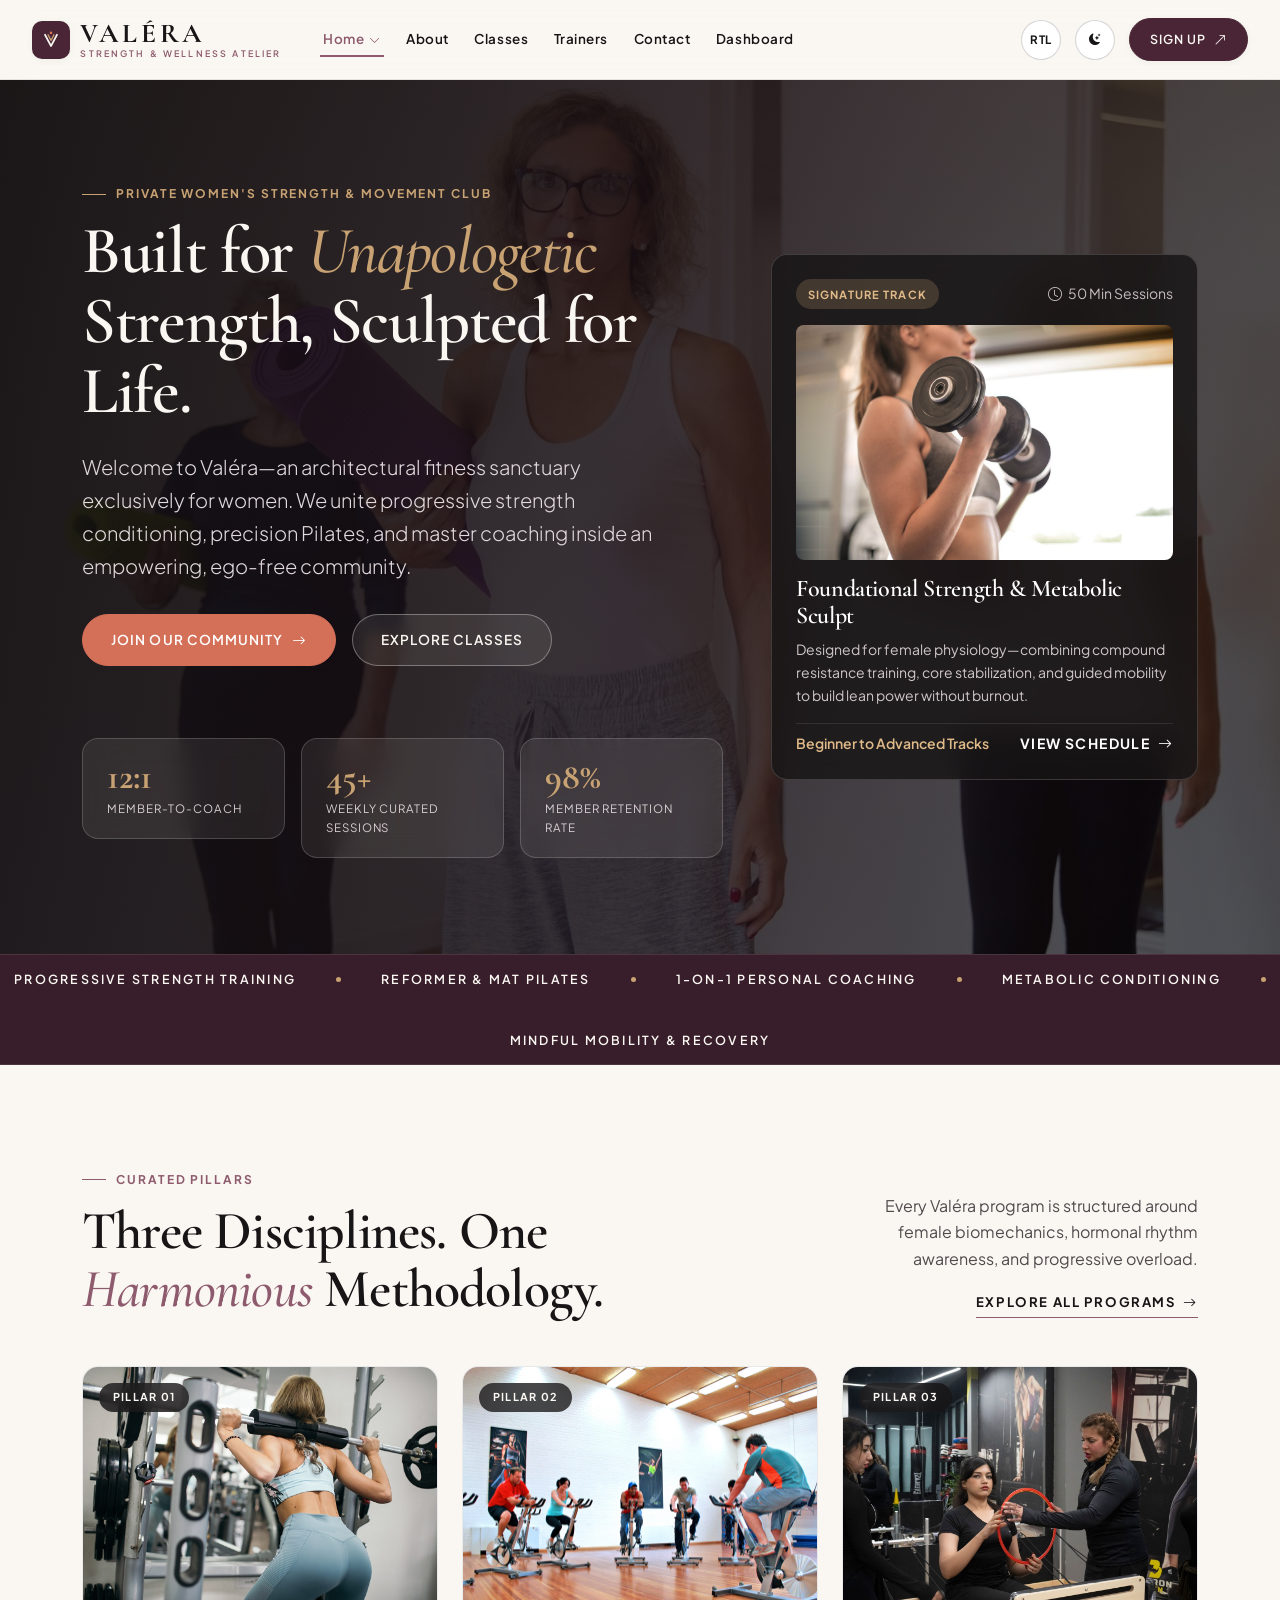
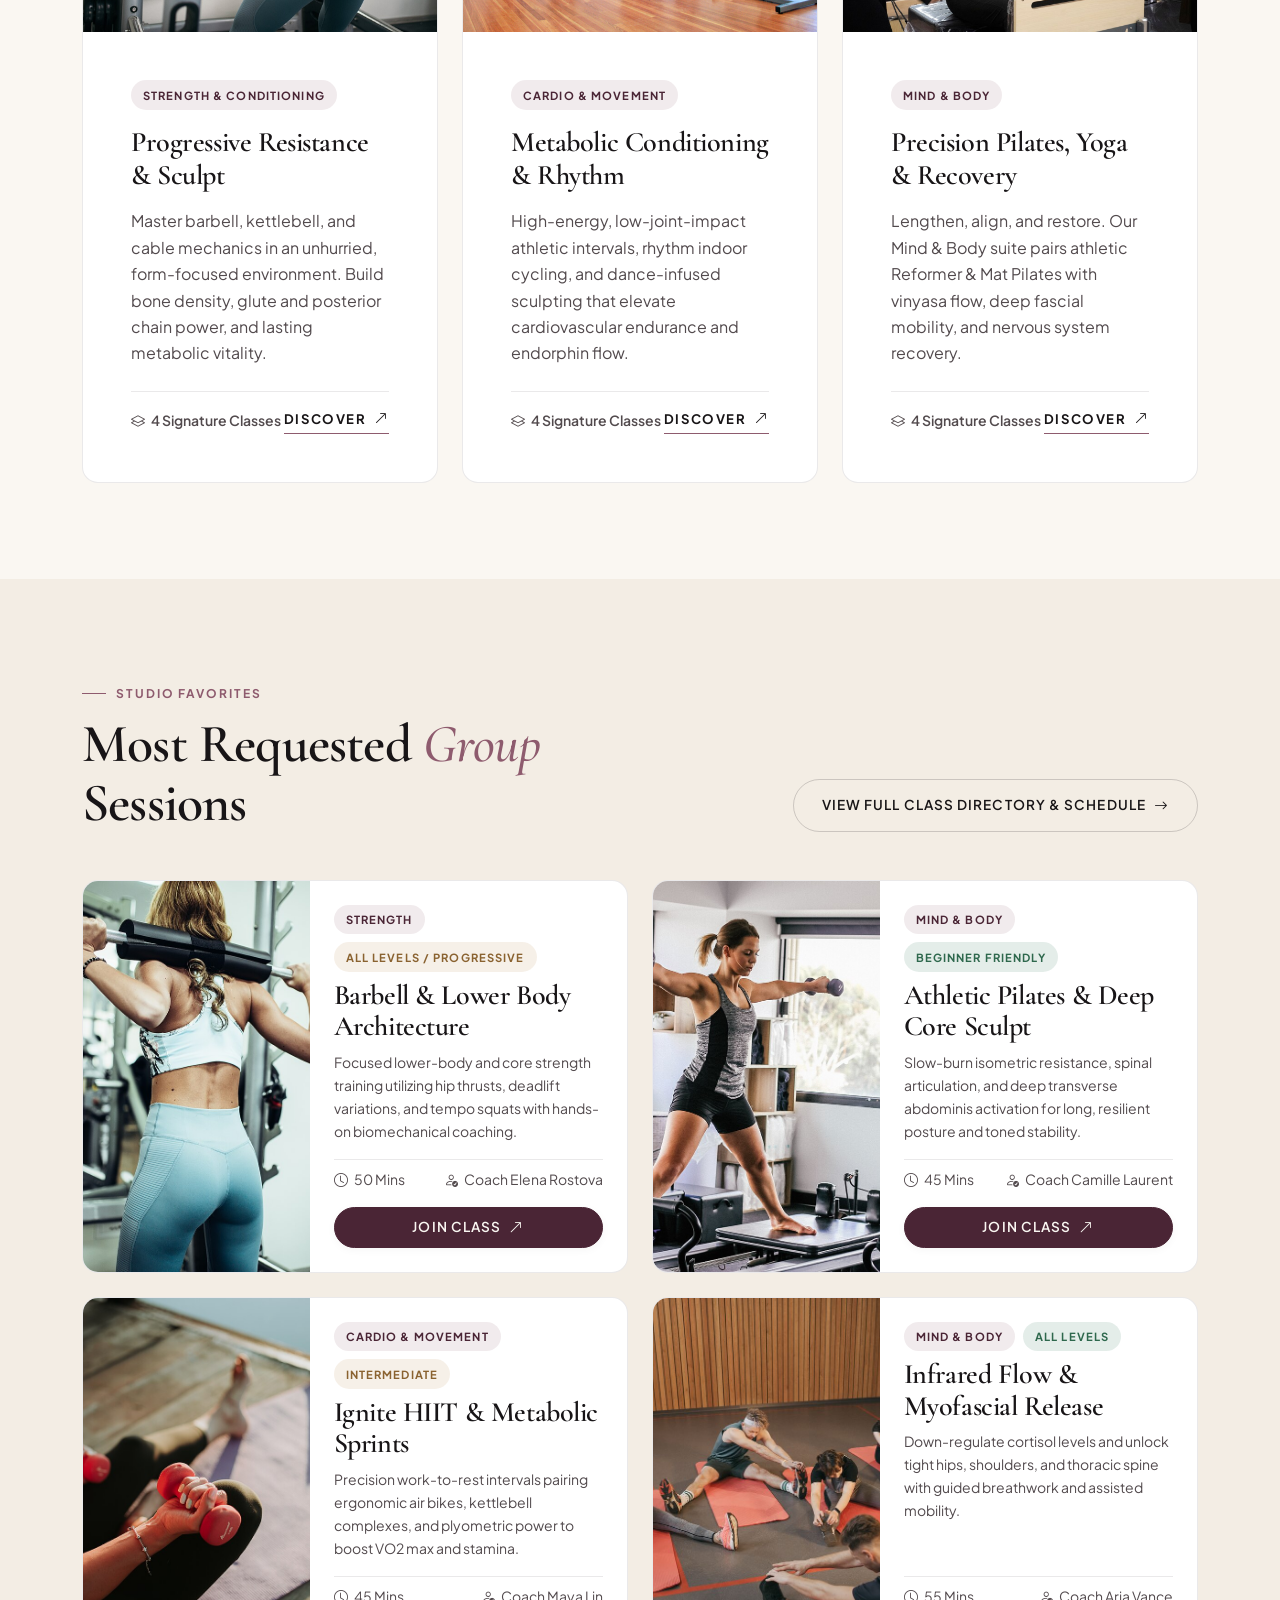
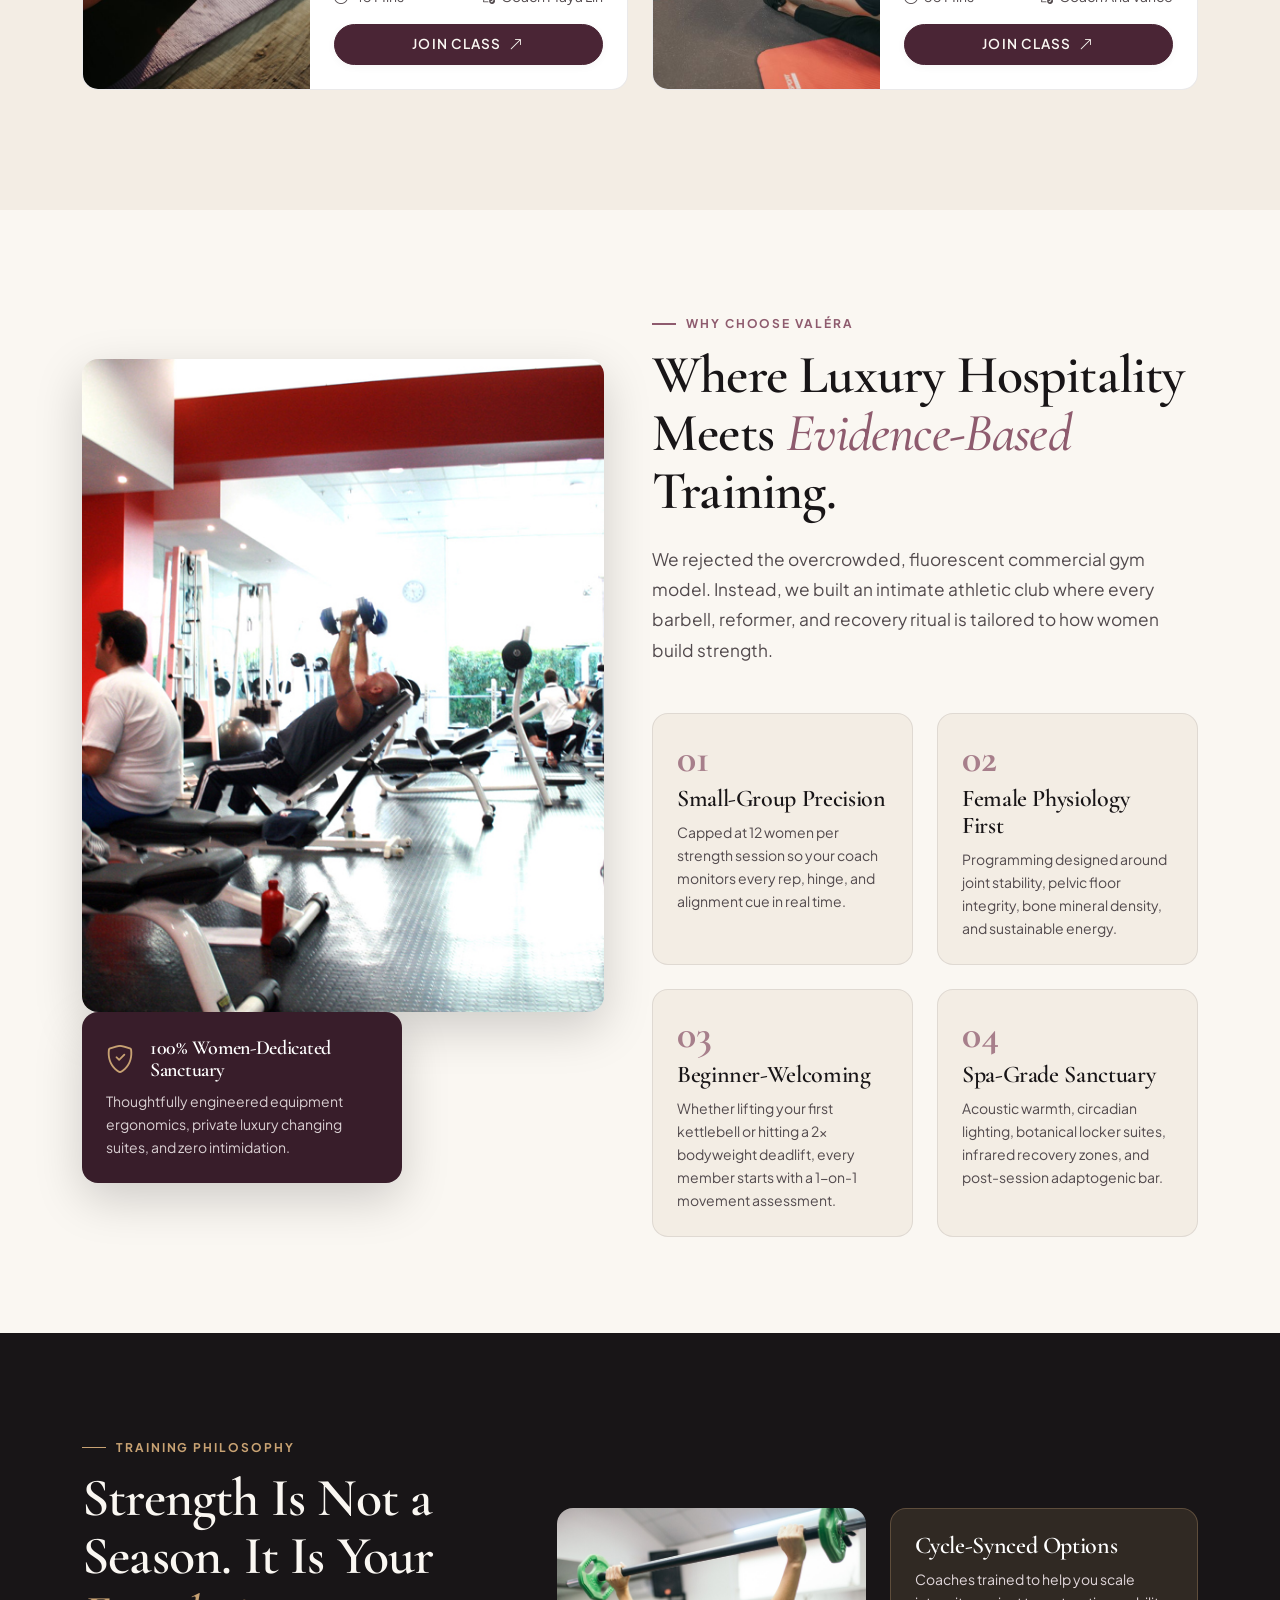
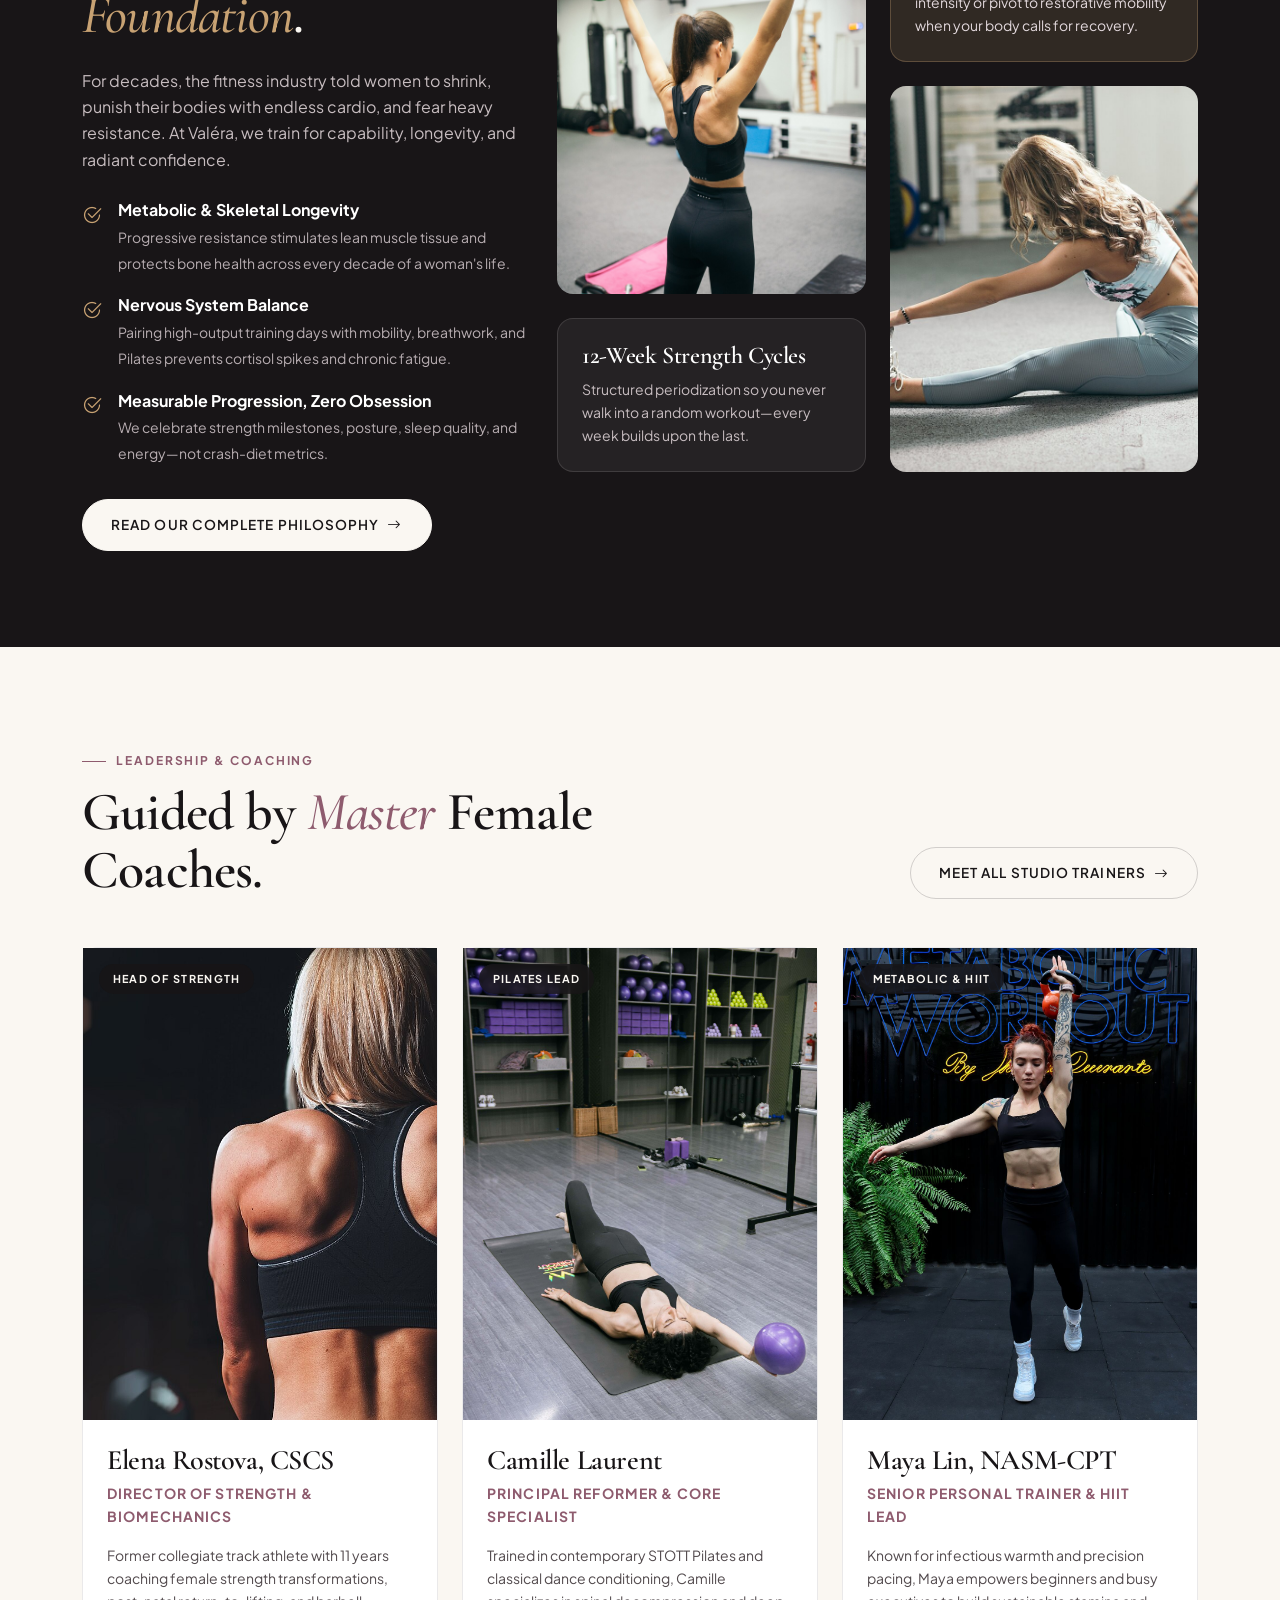
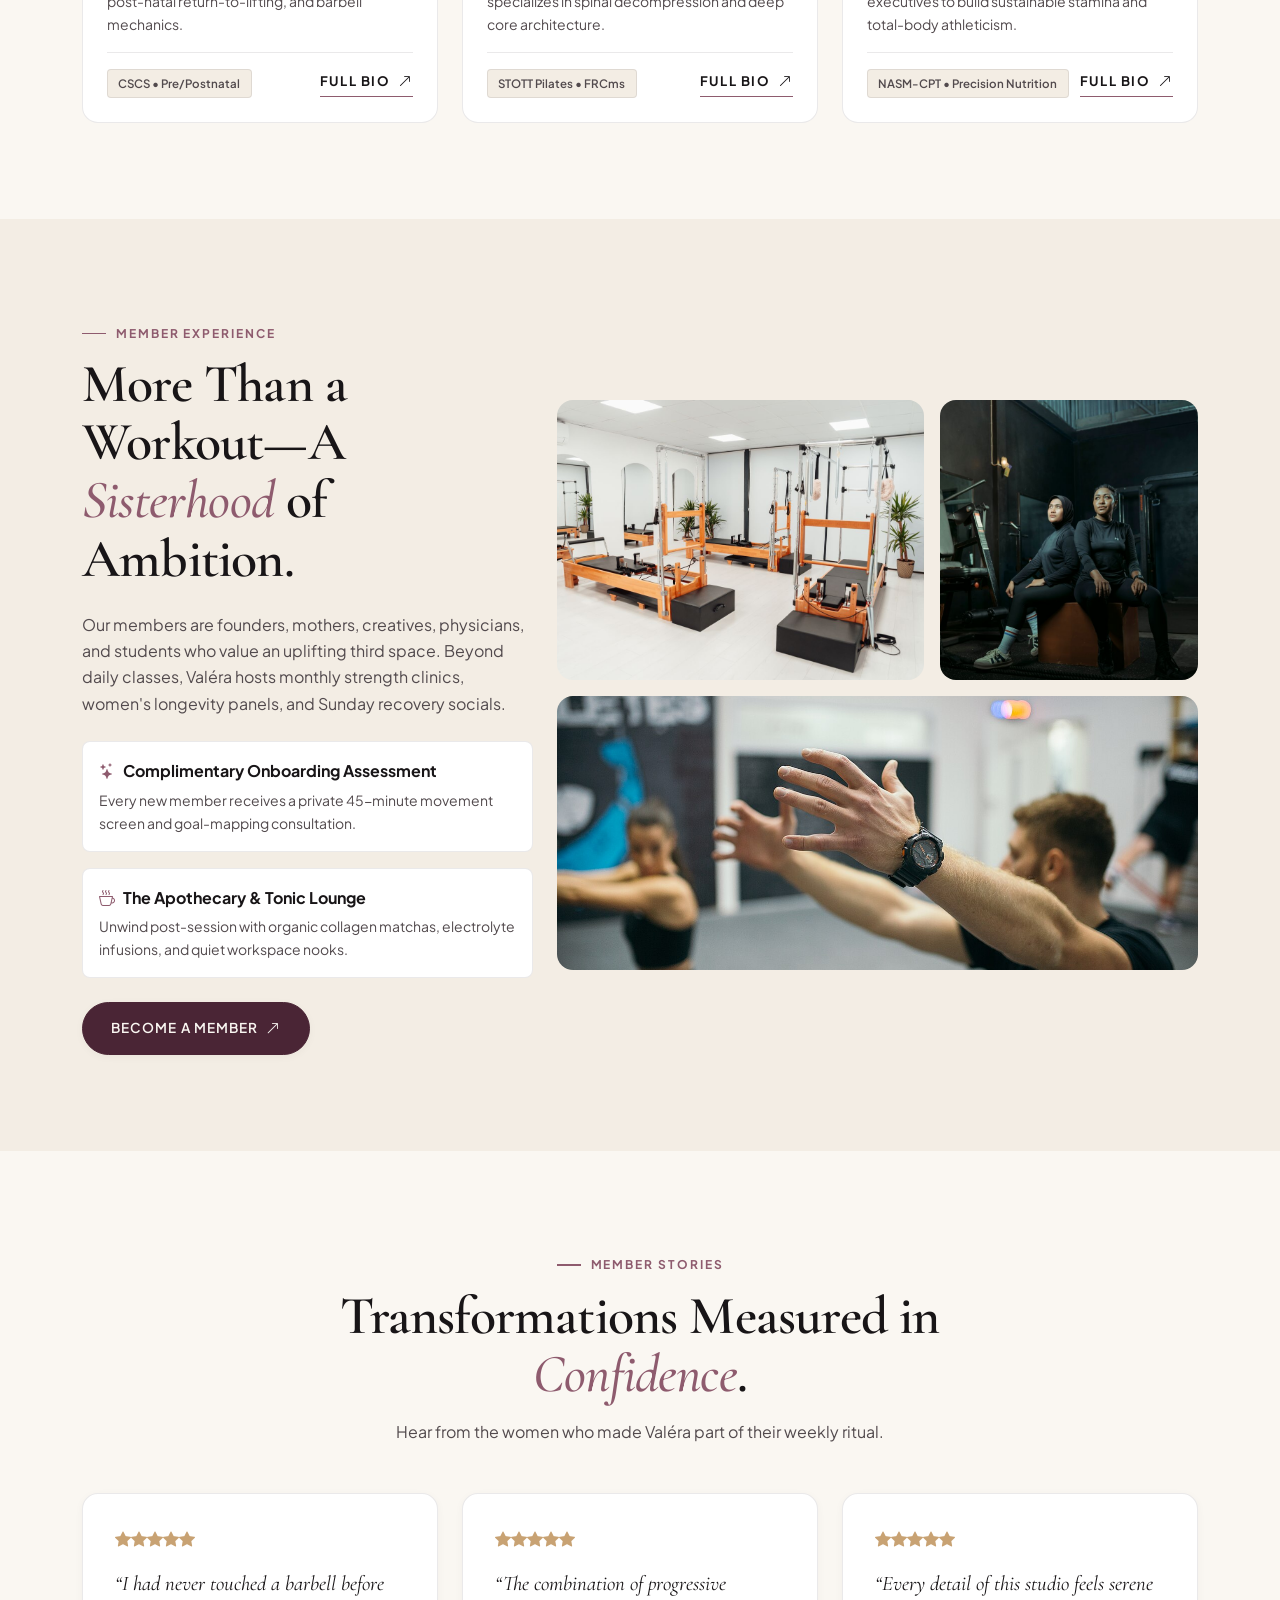
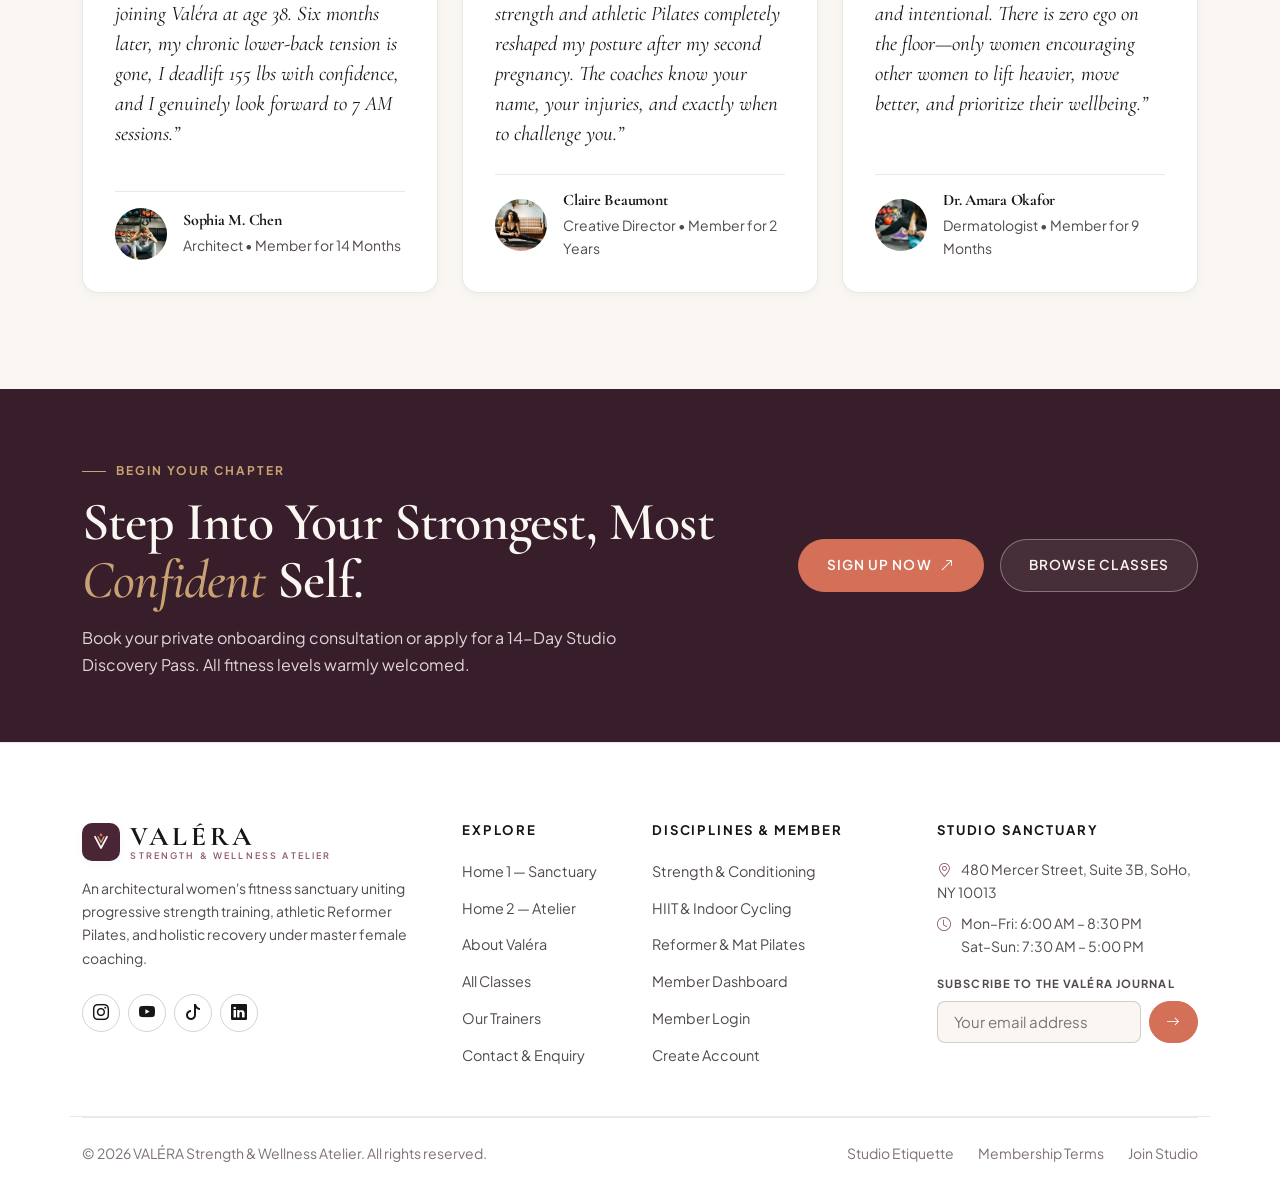
<file: index.html>
<!DOCTYPE html>
<html lang="en" data-theme="light" dir="ltr">

<head>
  <meta charset="UTF-8" />
  <meta name="viewport" content="width=device-width, initial-scale=1.0" />
  <title>VALÉRA — Women's Strength &amp; Wellness Atelier | Home 1</title>
  <meta name="description"
    content="Valéra is a premier women's boutique strength training, reformer pilates, and holistic conditioning sanctuary designed for lasting confidence and transformation." />
  <link rel="icon" type="image/svg+xml" href="assets/images/favicon.svg" />

  <!-- Prevent Flash of Unstyled Theme & Direction -->
  <script>
    (function () {
      try {
        var saved = localStorage.getItem('valera_theme_preference') || 'light';
        var dir = localStorage.getItem('valera_dir_preference') || 'ltr';
        document.documentElement.setAttribute('data-theme', saved);
        document.documentElement.setAttribute('dir', dir);
      } catch (e) { }
    })();
  </script>

  <!-- Google Fonts -->
  <link rel="preconnect" href="https://fonts.googleapis.com" />
  <link rel="preconnect" href="https://fonts.gstatic.com" crossorigin />
  <link
    href="https://fonts.googleapis.com/css2?family=Cormorant+Garamond:ital,wght@0,500;0,600;0,700;1,500;1,600&family=Plus+Jakarta+Sans:wght@400;500;600;700&display=swap"
    rel="stylesheet" />

  <!-- Bootstrap 5.3 CSS & Bootstrap Icons -->
  <link href="https://cdn.jsdelivr.net/npm/bootstrap@5.3.3/dist/css/bootstrap.min.css" rel="stylesheet" />
  <link href="https://cdn.jsdelivr.net/npm/bootstrap-icons@1.11.3/font/bootstrap-icons.min.css" rel="stylesheet" />

  <!-- Custom Design System Stylesheet -->
  <link rel="stylesheet" href="assets/css/style.css" />
</head>

<body>

  <!-- ========================================================================
       MANDATORY STICKY NAVIGATION BAR
       ======================================================================== -->
  <header class="valera-navbar" role="banner">
    <div class="container-fluid">
      <!-- Brand Logo + Icon -->
      <a href="index.html" class="navbar-brand-valera" aria-label="Valéra Home">
        <span class="brand-icon-mark" aria-hidden="true">
          <svg viewBox="0 0 64 64" fill="none" xmlns="http://www.w3.org/2000/svg">
            <path d="M16 18L32 48L48 18" stroke="#FAF7F2" stroke-width="4.5" stroke-linecap="round"
              stroke-linejoin="round" />
            <path d="M24 18L32 33L40 18" stroke="#C8A273" stroke-width="3.5" stroke-linecap="round"
              stroke-linejoin="round" />
            <circle cx="32" cy="13" r="3.5" fill="#D46F58" />
          </svg>
        </span>
        <span class="brand-text-stack">
          <span class="brand-title">VALÉRA</span>
          <span class="brand-subtitle">Strength &amp; Wellness Atelier</span>
        </span>
      </a>

      <!-- Mobile Actions (RTL + Theme Toggle + Hamburger) -->
      <div class="d-flex align-items-center gap-2 d-lg-none">
        <button type="button" class="theme-toggle-btn rtl-toggle-btn" data-rtl-toggle aria-label="Toggle RTL direction"
          aria-pressed="false">RTL</button>
        <button type="button" class="theme-toggle-btn" data-theme-toggle aria-label="Switch theme">
          <i class="bi bi-moon-stars-fill"></i>
        </button>
        <button type="button" class="valera-hamburger" id="valeraHamburger" aria-label="Toggle navigation"
          aria-expanded="false" aria-controls="valeraNavCollapse">
          <i class="bi bi-list fs-4"></i>
        </button>
      </div>

      <!-- Collapsible Navigation Menu -->
      <nav class="valera-nav-collapse" id="valeraNavCollapse" aria-label="Main Navigation">
        <ul class="valera-nav-menu">
          <!-- 1. Home Dropdown -->
          <li class="valera-nav-item valera-dropdown">
            <button type="button" class="valera-nav-link valera-dropdown-toggle active" aria-expanded="false">
              <span>Home</span>
              <i class="bi bi-chevron-down dropdown-SingleChevron"></i>
            </button>
            <ul class="valera-dropdown-menu" aria-label="Home variations">
              <li>
                <a href="index.html" class="valera-dropdown-item active">
                  <span class="item-title">Home 1 — Sanctuary Flagship <i class="bi bi-arrow-up-right"></i></span>
                  <span class="item-desc">Cinematic strength &amp; athletic club experience</span>
                </a>
              </li>
              <li>
                <a href="home-2.html" class="valera-dropdown-item">
                  <span class="item-title">Home 2 — Editorial Atelier <i class="bi bi-arrow-up-right"></i></span>
                  <span class="item-desc">Lifestyle movement, pilates &amp; member chronicle</span>
                </a>
              </li>
            </ul>
          </li>

          <!-- 2. About (next to Home) -->
          <li class="valera-nav-item">
            <a href="about.html" class="valera-nav-link">About</a>
          </li>

          <!-- 3. Classes -->
          <li class="valera-nav-item">
            <a href="classes.html" class="valera-nav-link">Classes</a>
          </li>

          <!-- 4. Trainers -->
          <li class="valera-nav-item">
            <a href="trainers.html" class="valera-nav-link">Trainers</a>
          </li>

          <!-- 5. Contact -->
          <li class="valera-nav-item">
            <a href="contact.html" class="valera-nav-link">Contact</a>
          </li>

          <!-- 6. Dashboard (beside Contact) -->
          <li class="valera-nav-item">
            <a href="dashboard.html" class="valera-nav-link">Dashboard</a>
          </li>
        </ul>

        <!-- Desktop Right Actions: RTL + Theme Toggle + Sign Up CTA -->
        <div class="valera-nav-actions d-none d-lg-flex">
          <button type="button" class="theme-toggle-btn rtl-toggle-btn" data-rtl-toggle
            aria-label="Toggle RTL direction" aria-pressed="false">RTL</button>
          <button type="button" class="theme-toggle-btn" data-theme-toggle aria-label="Switch theme">
            <i class="bi bi-moon-stars-fill"></i>
          </button>
          <a href="signup.html" class="btn-valera-primary btn-nav-join">
            Sign Up <i class="bi bi-arrow-up-right"></i>
          </a>
        </div>

        <!-- Mobile Drawer CTA -->
        <div class="valera-nav-actions-mobile d-lg-none">
          <a href="signup.html" class="btn-valera-primary w-100">
            Sign Up <i class="bi bi-arrow-up-right"></i>
          </a>
        </div>
      </nav>
    </div>
  </header>

  <main>
    <!-- ======================================================================
         1. CINEMATIC HERO SECTION
         ====================================================================== -->
    <section class="hero-home-1">
      <div class="hero-home-1-bg">
        <img src="assets/images/women-dumbbell-group.jpg"
          alt="Confident women training together with dumbbells in Valéra boutique fitness studio" />
      </div>
      <div class="hero-home-1-overlay"></div>

      <div class="container hero-home-1-content py-5">
        <div class="row align-items-center gy-5">
          <div class="col-lg-7">
            <span class="eyebrow eyebrow-light" data-gsap-hero>Private Women's Strength &amp; Movement Club</span>
            <h1 class="display-xl mb-4" data-gsap-hero>
              Built for <span class="italic-accent">Unapologetic</span> Strength, Sculpted for Life.
            </h1>
            <p class="lead mb-4 text-white-50" style="max-width: 580px; color: #E2D9DC !important;" data-gsap-hero>
              Welcome to Valéra—an architectural fitness sanctuary exclusively for women. We unite progressive strength
              conditioning, precision Pilates, and master coaching inside an empowering, ego-free community.
            </p>
            <div class="d-flex flex-wrap gap-3 pt-2" data-gsap-hero>
              <a href="signup.html" class="btn-valera-coral">
                Join Our Community <i class="bi bi-arrow-right"></i>
              </a>
              <a href="classes.html" class="btn-valera-outline-light">
                Explore Classes
              </a>
            </div>

            <!-- Studio Metric Highlights -->
            <div class="row g-3 mt-5 pt-2 justify-content-center" data-gsap-hero>
              <div class="col-xl-4 col-md-6 col-sm-6">
                <div class="hero-stat-pill">
                  <div class="stat-number">12:1</div>
                  <p class="small text-uppercase tracking-wider mt-1 mb-0"
                    style="letter-spacing: 0.08em; font-size: 0.72rem; color: #D8CED1;">Member-to-Coach</p>
                </div>
              </div>
              <div class="col-xl-4 col-md-6 col-sm-6">
                <div class="hero-stat-pill">
                  <div class="stat-number">45+</div>
                  <p class="small text-uppercase tracking-wider mt-1 mb-0"
                    style="letter-spacing: 0.08em; font-size: 0.72rem; color: #D8CED1;">Weekly Curated Sessions</p>
                </div>
              </div>
              <div class="col-xl-4 col-md-6 col-sm-6">
                <div class="hero-stat-pill">
                  <div class="stat-number">98%</div>
                  <p class="small text-uppercase tracking-wider mt-1 mb-0"
                    style="letter-spacing: 0.08em; font-size: 0.72rem; color: #D8CED1;">Member Retention Rate</p>
                </div>
              </div>
            </div>
          </div>

          <!-- Right Floating Architectural Spotlight Card -->
          <div class="col-lg-5">
            <div class="hero-floating-card ms-lg-4" data-gsap-hero>
              <div class="d-flex align-items-center justify-content-between mb-3">
                <span class="badge-valera" style="background: rgba(200,162,115,0.22); color: #DFBA88;">Signature
                  Track</span>
                <span class="small" style="color: #C7BDC0;"><i class="bi bi-clock me-1"></i> 50 Min Sessions</span>
              </div>
              <div class="rounded-3 overflow-hidden mb-3" style="aspect-ratio: 16/10;">
                <img src="assets/images/woman-dumbbells-bright.jpg"
                  alt="Focused woman performing dumbbell strength training" class="w-100 h-100 object-fit-cover" />
              </div>
              <h2 class="h4 display-font text-white mb-2">Foundational Strength &amp; Metabolic Sculpt</h2>
              <p class="small mb-3" style="color: #D0C6C9;">
                Designed for female physiology—combining compound resistance training, core stabilization, and guided
                mobility to build lean power without burnout.
              </p>
              <div
                class="d-flex align-items-center justify-content-between pt-2 border-top border-secondary border-opacity-25">
                <span class="small fw-semibold" style="color: #DFBA88;">Beginner to Advanced Tracks</span>
                <a href="classes.html" class="text-white small fw-bold text-uppercase" style="letter-spacing: 0.1em;">
                  View Schedule <i class="bi bi-arrow-right ms-1"></i>
                </a>
              </div>
            </div>
          </div>
        </div>
      </div>
    </section>

    <!-- Editorial Marquee Bar -->
    <div class="editorial-ticker" aria-label="Studio Pillars">
      <div class="container-fluid">
        <div class="ticker-track">
          <span>Progressive Strength Training</span>
          <span class="ticker-dot"></span>
          <span>Reformer &amp; Mat Pilates</span>
          <span class="ticker-dot"></span>
          <span>1-on-1 Personal Coaching</span>
          <span class="ticker-dot"></span>
          <span>Metabolic Conditioning</span>
          <span class="ticker-dot"></span>
          <span>Mindful Mobility &amp; Recovery</span>
        </div>
      </div>
    </div>

    <!-- ======================================================================
         2. FEATURED FITNESS PROGRAMS
         ====================================================================== -->
    <section class="section-padding">
      <div class="container">
        <div class="row align-items-end justify-content-between mb-5 gy-3">
          <div class="col-lg-7">
            <span class="eyebrow">Curated Pillars</span>
            <h2 class="display-lg mb-0">
              Three Disciplines. One <span class="italic-accent">Harmonious</span> Methodology.
            </h2>
          </div>
          <div class="col-lg-4 text-lg-end">
            <p class="mb-3 text-secondary">
              Every Valéra program is structured around female biomechanics, hormonal rhythm awareness, and progressive
              overload.
            </p>
            <a href="classes.html" class="link-editorial">Explore All Programs <i class="bi bi-arrow-right"></i></a>
          </div>
        </div>

        <div class="row g-4 justify-content-center">
          <div class="col-xl-4 col-md-6">
            <article class="editorial-card">
              <div class="editorial-img-wrap">
                <span class="badge-overlay-top">Pillar 01</span>
                <img src="assets/images/woman-barbell-squat.jpg"
                  alt="Woman performing barbell squat strength training" />
              </div>
              <div class="p-4 p-xl-5 d-flex flex-column flex-grow-1 justify-content-between">
                <div>
                  <span class="badge-valera mb-3">Strength &amp; Conditioning</span>
                  <h3 class="display-sm mb-3">Progressive Resistance &amp; Sculpt</h3>
                  <p class="text-secondary mb-4">
                    Master barbell, kettlebell, and cable mechanics in an unhurried, form-focused environment. Build
                    bone density, glute and posterior chain power, and lasting metabolic vitality.
                  </p>
                </div>
                <div class="pt-3 border-top" style="border-color: var(--border-subtle) !important;">
                  <div class="d-flex justify-content-between align-items-center">
                    <span class="small fw-semibold text-secondary"><i class="bi bi-layers me-1"></i> 4 Signature
                      Classes</span>
                    <a href="classes.html#strength-section" class="link-editorial">Discover <i
                        class="bi bi-arrow-up-right"></i></a>
                  </div>
                </div>
              </div>
            </article>
          </div>

          <div class="col-xl-4 col-md-6">
            <article class="editorial-card">
              <div class="editorial-img-wrap">
                <span class="badge-overlay-top">Pillar 02</span>
                <img src="assets/images/indoor-cycle-class.jpg"
                  alt="Women riding indoor cycling bikes in high definition studio class" />
              </div>
              <div class="p-4 p-xl-5 d-flex flex-column flex-grow-1 justify-content-between">
                <div>
                  <span class="badge-valera mb-3">Cardio &amp; Movement</span>
                  <h3 class="display-sm mb-3">Metabolic Conditioning &amp; Rhythm</h3>
                  <p class="text-secondary mb-4">
                    High-energy, low-joint-impact athletic intervals, rhythm indoor cycling, and dance-infused sculpting
                    that elevate cardiovascular endurance and endorphin flow.
                  </p>
                </div>
                <div class="pt-3 border-top" style="border-color: var(--border-subtle) !important;">
                  <div class="d-flex justify-content-between align-items-center">
                    <span class="small fw-semibold text-secondary"><i class="bi bi-layers me-1"></i> 4 Signature
                      Classes</span>
                    <a href="classes.html#cardio-section" class="link-editorial">Discover <i
                        class="bi bi-arrow-up-right"></i></a>
                  </div>
                </div>
              </div>
            </article>
          </div>

          <div class="col-xl-4 col-md-6">
            <article class="editorial-card">
              <div class="editorial-img-wrap">
                <span class="badge-overlay-top">Pillar 03</span>
                <img src="assets/images/pilates-reformer-class.jpg"
                  alt="Women practicing Reformer Pilates in sunlit boutique studio" />
              </div>
              <div class="p-4 p-xl-5 d-flex flex-column flex-grow-1 justify-content-between">
                <div>
                  <span class="badge-valera mb-3">Mind &amp; Body</span>
                  <h3 class="display-sm mb-3">Precision Pilates, Yoga &amp; Recovery</h3>
                  <p class="text-secondary mb-4">
                    Lengthen, align, and restore. Our Mind &amp; Body suite pairs athletic Reformer &amp; Mat Pilates
                    with vinyasa flow, deep fascial mobility, and nervous system recovery.
                  </p>
                </div>
                <div class="pt-3 border-top" style="border-color: var(--border-subtle) !important;">
                  <div class="d-flex justify-content-between align-items-center">
                    <span class="small fw-semibold text-secondary"><i class="bi bi-layers me-1"></i> 4 Signature
                      Classes</span>
                    <a href="classes.html#mindbody-section" class="link-editorial">Discover <i
                        class="bi bi-arrow-up-right"></i></a>
                  </div>
                </div>
              </div>
            </article>
          </div>
        </div>
      </div>
    </section>

    <!-- ======================================================================
         3. POPULAR GROUP WORKOUT CLASSES
         ====================================================================== -->
    <section class="section-padding bg-editorial-secondary">
      <div class="container">
        <div class="row justify-content-between align-items-end mb-5 gy-3">
          <div class="col-lg-6">
            <span class="eyebrow">Studio Favorites</span>
            <h2 class="display-lg mb-0">
              Most Requested <span class="italic-accent">Group</span> Sessions
            </h2>
          </div>
          <div class="col-lg-5 text-lg-end">
            <a href="classes.html" class="btn-valera-outline">
              View Full Class Directory &amp; Schedule <i class="bi bi-arrow-right"></i>
            </a>
          </div>
        </div>

        <div class="row g-4 mb-4 justify-content-center">
          <div class="col-md-6">
            <div class="editorial-card flex-xl-row">
              <div class="col-xl-5 editorial-img-wrap aspect-square">
                <img src="assets/images/barbell-squat-backview.jpg" alt="Woman performing barbell squat and lower body architecture workout" />
              </div>
              <div class="col-xl-7 p-4 d-flex flex-column justify-content-between">
                <div>
                  <div class="d-flex flex-wrap gap-2 mb-2">
                    <span class="badge-valera">Strength</span>
                    <span class="badge-valera badge-level-intermediate">All Levels / Progressive</span>
                  </div>
                  <h3 class="h3 display-font mb-2">Barbell &amp; Lower Body Architecture</h3>
                  <p class="small text-secondary mb-3">
                    Focused lower-body and core strength training utilizing hip thrusts, deadlift variations, and tempo
                    squats with hands-on biomechanical coaching.
                  </p>
                </div>
                <div>
                  <div
                    class="d-flex align-items-center justify-content-between small text-secondary mb-3 pt-2 border-top"
                    style="border-color: var(--border-subtle) !important;">
                    <span><i class="bi bi-clock me-1"></i> 50 Mins</span>
                    <span><i class="bi bi-person-check me-1"></i> Coach Elena Rostova</span>
                  </div>
                  <a href="contact.html?program=Strength+%26+Conditioning&class=Barbell+%26+Lower+Body+Architecture#enquiry-form"
                    class="btn-valera-primary w-100 py-2">
                    Join Class <i class="bi bi-arrow-up-right"></i>
                  </a>
                </div>
              </div>
            </div>
          </div>

          <div class="col-md-6">
            <div class="editorial-card flex-xl-row">
              <div class="col-xl-5 editorial-img-wrap aspect-square">
                <img src="assets/images/woman-pilates-reformer.jpg"
                  alt="Woman practicing on Reformer Pilates machine" />
              </div>
              <div class="col-xl-7 p-4 d-flex flex-column justify-content-between">
                <div>
                  <div class="d-flex flex-wrap gap-2 mb-2">
                    <span class="badge-valera">Mind &amp; Body</span>
                    <span class="badge-valera badge-level-beginner">Beginner Friendly</span>
                  </div>
                  <h3 class="h3 display-font mb-2">Athletic Pilates &amp; Deep Core Sculpt</h3>
                  <p class="small text-secondary mb-3">
                    Slow-burn isometric resistance, spinal articulation, and deep transverse abdominis activation for
                    long, resilient posture and toned stability.
                  </p>
                </div>
                <div>
                  <div
                    class="d-flex align-items-center justify-content-between small text-secondary mb-3 pt-2 border-top"
                    style="border-color: var(--border-subtle) !important;">
                    <span><i class="bi bi-clock me-1"></i> 45 Mins</span>
                    <span><i class="bi bi-person-check me-1"></i> Coach Camille Laurent</span>
                  </div>
                  <a href="contact.html?program=Mind+%26+Body&class=Athletic+Pilates+%26+Deep+Core+Sculpt#enquiry-form"
                    class="btn-valera-primary w-100 py-2">
                    Join Class <i class="bi bi-arrow-up-right"></i>
                  </a>
                </div>
              </div>
            </div>
          </div>

          <div class="col-md-6">
            <div class="editorial-card flex-xl-row">
              <div class="col-xl-5 editorial-img-wrap aspect-square">
                <img src="assets/images/woman-two-dumbbells.jpg"
                  alt="Woman performing metabolic dumbbell conditioning" />
              </div>
              <div class="col-xl-7 p-4 d-flex flex-column justify-content-between">
                <div>
                  <div class="d-flex flex-wrap gap-2 mb-2">
                    <span class="badge-valera">Cardio &amp; Movement</span>
                    <span class="badge-valera badge-level-intermediate">Intermediate</span>
                  </div>
                  <h3 class="h3 display-font mb-2">Ignite HIIT &amp; Metabolic Sprints</h3>
                  <p class="small text-secondary mb-3">
                    Precision work-to-rest intervals pairing ergonomic air bikes, kettlebell complexes, and plyometric
                    power to boost VO2 max and stamina.
                  </p>
                </div>
                <div>
                  <div
                    class="d-flex align-items-center justify-content-between small text-secondary mb-3 pt-2 border-top"
                    style="border-color: var(--border-subtle) !important;">
                    <span><i class="bi bi-clock me-1"></i> 45 Mins</span>
                    <span><i class="bi bi-person-check me-1"></i> Coach Maya Lin</span>
                  </div>
                  <a href="contact.html?program=Cardio+%26+Movement&class=Ignite+HIIT+%26+Metabolic+Sprints#enquiry-form"
                    class="btn-valera-primary w-100 py-2">
                    Join Class <i class="bi bi-arrow-up-right"></i>
                  </a>
                </div>
              </div>
            </div>
          </div>

          <div class="col-md-6">
            <div class="editorial-card flex-xl-row">
              <div class="col-xl-5 editorial-img-wrap aspect-square">
                <img src="assets/images/women-yoga-group.jpg" alt="Group of women practicing restorative yoga flow" />
              </div>
              <div class="col-xl-7 p-4 d-flex flex-column justify-content-between">
                <div>
                  <div class="d-flex flex-wrap gap-2 mb-2">
                    <span class="badge-valera">Mind &amp; Body</span>
                    <span class="badge-valera badge-level-beginner">All Levels</span>
                  </div>
                  <h3 class="h3 display-font mb-2">Infrared Flow &amp; Myofascial Release</h3>
                  <p class="small text-secondary mb-3">
                    Down-regulate cortisol levels and unlock tight hips, shoulders, and thoracic spine with guided
                    breathwork and assisted mobility.
                  </p>
                </div>
                <div>
                  <div
                    class="d-flex align-items-center justify-content-between small text-secondary mb-3 pt-2 border-top"
                    style="border-color: var(--border-subtle) !important;">
                    <span><i class="bi bi-clock me-1"></i> 55 Mins</span>
                    <span><i class="bi bi-person-check me-1"></i> Coach Aria Vance</span>
                  </div>
                  <a href="contact.html?program=Mind+%26+Body&class=Infrared+Flow+%26+Myofascial+Release#enquiry-form"
                    class="btn-valera-primary w-100 py-2">
                    Join Class <i class="bi bi-arrow-up-right"></i>
                  </a>
                </div>
              </div>
            </div>
          </div>
        </div>
      </div>
    </section>

    <!-- ======================================================================
         4. WHY CHOOSE OUR STUDIO SECTION
         ====================================================================== -->
    <section class="section-padding">
      <div class="container">
        <div class="row align-items-center gy-5">
          <div class="col-lg-6">
            <div class="position-relative pe-lg-4">
              <div class="rounded-4 overflow-hidden shadow-lg" style="aspect-ratio: 4/5;">
                <img src="assets/images/luxury-weights-area.jpg"
                  alt="Luxury weights area and evidence-based strength training floor at Valéra" class="w-100 h-100 object-fit-cover" />
              </div>
              <div class="p-4 rounded-4 shadow-lg mt-3 mt-md-0"
                style="background-color: var(--bg-plum-section); color: #FAF7F2; max-width: 320px; position: relative; z-index: 2;">
                <div class="d-flex align-items-center gap-3 mb-2">
                  <i class="bi bi-shield-check fs-3" style="color: var(--accent-champagne);"></i>
                  <h3 class="h5 display-font mb-0 text-white">100% Women-Dedicated Sanctuary</h3>
                </div>
                <p class="small mb-0" style="color: #D9CFD2;">
                  Thoughtfully engineered equipment ergonomics, private luxury changing suites, and zero intimidation.
                </p>
              </div>
            </div>
          </div>

          <div class="col-lg-6">
            <span class="eyebrow">Why Choose Valéra</span>
            <h2 class="display-lg mb-4">
              Where Luxury Hospitality Meets <span class="italic-accent">Evidence-Based</span> Training.
            </h2>
            <p class="lead-editorial mb-5">
              We rejected the overcrowded, fluorescent commercial gym model. Instead, we built an intimate athletic club
              where every barbell, reformer, and recovery ritual is tailored to how women build strength.
            </p>

            <div class="row g-4 justify-content-center">
              <div class="col-sm-6">
                <div class="p-4 rounded-4 h-100 bg-editorial-secondary border"
                  style="border-color: var(--border-subtle) !important;">
                  <div class="pillar-number mb-2">01</div>
                  <h3 class="h4 display-font mb-2">Small-Group Precision</h3>
                  <p class="small text-secondary mb-0">
                    Capped at 12 women per strength session so your coach monitors every rep, hinge, and alignment cue
                    in real time.
                  </p>
                </div>
              </div>
              <div class="col-sm-6">
                <div class="p-4 rounded-4 h-100 bg-editorial-secondary border"
                  style="border-color: var(--border-subtle) !important;">
                  <div class="pillar-number mb-2">02</div>
                  <h3 class="h4 display-font mb-2">Female Physiology First</h3>
                  <p class="small text-secondary mb-0">
                    Programming designed around joint stability, pelvic floor integrity, bone mineral density, and
                    sustainable energy.
                  </p>
                </div>
              </div>
              <div class="col-sm-6">
                <div class="p-4 rounded-4 h-100 bg-editorial-secondary border"
                  style="border-color: var(--border-subtle) !important;">
                  <div class="pillar-number mb-2">03</div>
                  <h3 class="h4 display-font mb-2">Beginner-Welcoming</h3>
                  <p class="small text-secondary mb-0">
                    Whether lifting your first kettlebell or hitting a 2x bodyweight deadlift, every member starts with
                    a 1-on-1 movement assessment.
                  </p>
                </div>
              </div>
              <div class="col-sm-6">
                <div class="p-4 rounded-4 h-100 bg-editorial-secondary border"
                  style="border-color: var(--border-subtle) !important;">
                  <div class="pillar-number mb-2">04</div>
                  <h3 class="h4 display-font mb-2">Spa-Grade Sanctuary</h3>
                  <p class="small text-secondary mb-0">
                    Acoustic warmth, circadian lighting, botanical locker suites, infrared recovery zones, and
                    post-session adaptogenic bar.
                  </p>
                </div>
              </div>
            </div>
          </div>
        </div>
      </div>
    </section>

    <!-- ======================================================================
         5. FITNESS BENEFITS & TRAINING PHILOSOPHY (DARK ARCHITECTURAL SECTION)
         ====================================================================== -->
    <section class="section-padding bg-editorial-dark">
      <div class="container">
        <div class="row align-items-center gy-5">
          <div class="col-lg-5">
            <span class="eyebrow eyebrow-light">Training Philosophy</span>
            <h2 class="display-lg mb-4">
              Strength Is Not a Season. It Is Your <span class="italic-accent"
                style="color: var(--accent-champagne);">Foundation</span>.
            </h2>
            <p class="mb-4" style="color: #C7BDC0;">
              For decades, the fitness industry told women to shrink, punish their bodies with endless cardio, and fear
              heavy resistance. At Valéra, we train for capability, longevity, and radiant confidence.
            </p>
            <ul class="list-unstyled d-flex flex-column gap-3 mb-4">
              <li class="d-flex align-items-start gap-3">
                <i class="bi bi-check2-circle fs-5" style="color: var(--accent-champagne);"></i>
                <div>
                  <strong class="text-white d-block">Metabolic &amp; Skeletal Longevity</strong>
                  <span class="small" style="color: #B8AEB2;">Progressive resistance stimulates lean muscle tissue and
                    protects bone health across every decade of a woman's life.</span>
                </div>
              </li>
              <li class="d-flex align-items-start gap-3">
                <i class="bi bi-check2-circle fs-5" style="color: var(--accent-champagne);"></i>
                <div>
                  <strong class="text-white d-block">Nervous System Balance</strong>
                  <span class="small" style="color: #B8AEB2;">Pairing high-output training days with mobility,
                    breathwork, and Pilates prevents cortisol spikes and chronic fatigue.</span>
                </div>
              </li>
              <li class="d-flex align-items-start gap-3">
                <i class="bi bi-check2-circle fs-5" style="color: var(--accent-champagne);"></i>
                <div>
                  <strong class="text-white d-block">Measurable Progression, Zero Obsession</strong>
                  <span class="small" style="color: #B8AEB2;">We celebrate strength milestones, posture, sleep quality,
                    and energy—not crash-diet metrics.</span>
                </div>
              </li>
            </ul>
            <a href="about.html" class="btn-valera-light mt-2">
              Read Our Complete Philosophy <i class="bi bi-arrow-right"></i>
            </a>
          </div>

          <div class="col-lg-7">
            <div class="row g-4 justify-content-center">
              <div class="col-sm-6">
                <div class="rounded-4 overflow-hidden mb-4" style="aspect-ratio: 4/5;">
                  <img src="assets/images/woman-barbell-press.jpg" alt="Sporty woman performing overhead barbell press"
                    class="w-100 h-100 object-fit-cover" />
                </div>
                <div class="p-4 rounded-4"
                  style="background: rgba(250,247,242,0.06); border: 1px solid rgba(250,247,242,0.12);">
                  <h3 class="h4 display-font text-white mb-2">12-Week Strength Cycles</h3>
                  <p class="small mb-0" style="color: #C7BDC0;">
                    Structured periodization so you never walk into a random workout—every week builds upon the last.
                  </p>
                </div>
              </div>
              <div class="col-sm-6">
                <div class="p-4 rounded-4 mb-4"
                  style="background: rgba(200,162,115,0.14); border: 1px solid rgba(200,162,115,0.3);">
                  <h3 class="h4 display-font text-white mb-2">Cycle-Synced Options</h3>
                  <p class="small mb-0" style="color: #E2D8DC;">
                    Coaches trained to help you scale intensity or pivot to restorative mobility when your body calls
                    for recovery.
                  </p>
                </div>
                <div class="rounded-4 overflow-hidden" style="aspect-ratio: 4/5;">
                  <img src="assets/images/woman-leg-stretch.jpg"
                    alt="Woman performing guided flexibility and mobility stretch"
                    class="w-100 h-100 object-fit-cover" />
                </div>
              </div>
            </div>
          </div>
        </div>
      </div>
    </section>

    <!-- ======================================================================
         6. FEATURED TRAINER PROFILES
         ====================================================================== -->
    <section class="section-padding">
      <div class="container">
        <div class="row justify-content-between align-items-end mb-5 gy-3">
          <div class="col-lg-7">
            <span class="eyebrow">Leadership &amp; Coaching</span>
            <h2 class="display-lg mb-0">
              Guided by <span class="italic-accent">Master</span> Female Coaches.
            </h2>
          </div>
          <div class="col-lg-4 text-lg-end">
            <a href="trainers.html" class="btn-valera-outline">
              Meet All Studio Trainers <i class="bi bi-arrow-right"></i>
            </a>
          </div>
        </div>

        <div class="row g-4 justify-content-center">
          <div class="col-xl-4 col-md-6">
            <article class="trainer-card">
              <div class="editorial-img-wrap aspect-portrait">
                <span class="badge-overlay-top">Head of Strength</span>
                <img src="assets/images/female-athlete-coach.jpg" alt="Elena Rostova - Head Strength & Conditioning Coach" class="elena-coach-img" style="object-position: top center;" />
              </div>
              <div class="p-4 d-flex flex-column flex-grow-1 justify-content-between">
                <div>
                  <h3 class="display-sm mb-1">Elena Rostova, CSCS</h3>
                  <p class="small fw-bold text-uppercase mb-3"
                    style="color: var(--brand-mauve); letter-spacing: 0.08em;">
                    Director of Strength &amp; Biomechanics
                  </p>
                  <p class="small text-secondary mb-3">
                    Former collegiate track athlete with 11 years coaching female strength transformations, post-natal
                    return-to-lifting, and barbell mechanics.
                  </p>
                </div>
                <div class="pt-3 border-top d-flex justify-content-between align-items-center"
                  style="border-color: var(--border-subtle) !important;">
                  <span class="expertise-tag">CSCS &bull; Pre/Postnatal</span>
                  <a href="trainers.html" class="link-editorial">Full Bio <i class="bi bi-arrow-up-right"></i></a>
                </div>
              </div>
            </article>
          </div>

          <div class="col-xl-4 col-md-6">
            <article class="trainer-card">
              <div class="editorial-img-wrap aspect-portrait">
                <span class="badge-overlay-top">Pilates Lead</span>
                <img src="assets/images/woman-yoga-mat-stretch.jpg"
                  alt="Camille Laurent - Principal Pilates & Mobility Instructor" />
              </div>
              <div class="p-4 d-flex flex-column flex-grow-1 justify-content-between">
                <div>
                  <h3 class="display-sm mb-1">Camille Laurent</h3>
                  <p class="small fw-bold text-uppercase mb-3"
                    style="color: var(--brand-mauve); letter-spacing: 0.08em;">
                    Principal Reformer &amp; Core Specialist
                  </p>
                  <p class="small text-secondary mb-3">
                    Trained in contemporary STOTT Pilates and classical dance conditioning, Camille specializes in
                    spinal decompression and deep core architecture.
                  </p>
                </div>
                <div class="pt-3 border-top d-flex justify-content-between align-items-center"
                  style="border-color: var(--border-subtle) !important;">
                  <span class="expertise-tag">STOTT Pilates &bull; FRCms</span>
                  <a href="trainers.html" class="link-editorial">Full Bio <i class="bi bi-arrow-up-right"></i></a>
                </div>
              </div>
            </article>
          </div>

          <div class="col-xl-4 col-md-6">
            <article class="trainer-card">
              <div class="editorial-img-wrap aspect-portrait">
                <span class="badge-overlay-top">Metabolic &amp; HIIT</span>
                <img src="assets/images/woman-kettlebell-1.jpg"
                  alt="Maya Lin - Senior Personal Trainer & Conditioning Coach" />
              </div>
              <div class="p-4 d-flex flex-column flex-grow-1 justify-content-between">
                <div>
                  <h3 class="display-sm mb-1">Maya Lin, NASM-CPT</h3>
                  <p class="small fw-bold text-uppercase mb-3"
                    style="color: var(--brand-mauve); letter-spacing: 0.08em;">
                    Senior Personal Trainer &amp; HIIT Lead
                  </p>
                  <p class="small text-secondary mb-3">
                    Known for infectious warmth and precision pacing, Maya empowers beginners and busy executives to
                    build sustainable stamina and total-body athleticism.
                  </p>
                </div>
                <div class="pt-3 border-top d-flex justify-content-between align-items-center gap-2 flex-wrap"
                  style="border-color: var(--border-subtle) !important;">
                  <span class="expertise-tag">NASM-CPT &bull; Precision Nutrition</span>
                  <a href="trainers.html" class="link-editorial text-nowrap">Full Bio <i class="bi bi-arrow-up-right"></i></a>
                </div>
              </div>
            </article>
          </div>
        </div>
      </div>
    </section>

    <!-- ======================================================================
         7. COMMUNITY & MEMBER EXPERIENCE SECTION
         ====================================================================== -->
    <section class="section-padding bg-editorial-secondary">
      <div class="container">
        <div class="row align-items-center gy-5">
          <div class="col-lg-5">
            <span class="eyebrow">Member Experience</span>
            <h2 class="display-lg mb-4">
              More Than a Workout—A <span class="italic-accent">Sisterhood</span> of Ambition.
            </h2>
            <p class="text-secondary mb-4">
              Our members are founders, mothers, creatives, physicians, and students who value an uplifting third space.
              Beyond daily classes, Valéra hosts monthly strength clinics, women's longevity panels, and Sunday recovery
              socials.
            </p>
            <div class="d-flex flex-column gap-3 mb-4">
              <div class="p-3 rounded-3 bg-editorial-surface border"
                style="border-color: var(--border-subtle) !important;">
                <strong class="d-block mb-1"><i class="bi bi-stars me-2"
                    style="color: var(--brand-mauve);"></i>Complimentary Onboarding Assessment</strong>
                <p class="small text-secondary mb-0">Every new member receives a private 45-minute movement screen and
                  goal-mapping consultation.</p>
              </div>
              <div class="p-3 rounded-3 bg-editorial-surface border"
                style="border-color: var(--border-subtle) !important;">
                <strong class="d-block mb-1"><i class="bi bi-cup-hot me-2" style="color: var(--brand-mauve);"></i>The
                  Apothecary &amp; Tonic Lounge</strong>
                <p class="small text-secondary mb-0">Unwind post-session with organic collagen matchas, electrolyte
                  infusions, and quiet workspace nooks.</p>
              </div>
            </div>
            <a href="signup.html" class="btn-valera-primary">
              Become a Member <i class="bi bi-arrow-up-right"></i>
            </a>
          </div>

          <div class="col-lg-7">
            <div class="row g-3">
              <div class="col-7">
                <div class="rounded-4 overflow-hidden h-100" style="min-height: 280px;">
                  <img src="assets/images/pilates-studio-towers.jpg"
                    alt="Valéra bright sunlit Pilates and movement studio interior"
                    class="w-100 h-100 object-fit-cover" />
                </div>
              </div>
              <div class="col-5">
                <div class="rounded-4 overflow-hidden h-100" style="min-height: 280px;">
                  <img src="assets/images/women-gym-friends.jpg" alt="Two women chatting and connecting in boutique gym"
                    class="w-100 h-100 object-fit-cover" />
                </div>
              </div>
              <div class="col-12">
                <div class="rounded-4 overflow-hidden position-relative" style="aspect-ratio: 21/9;">
                  <img src="assets/images/woman-following-trainer.jpg"
                    alt="Female athlete training with personal instructor" class="w-100 h-100 object-fit-cover" />
                </div>
              </div>
            </div>
          </div>
        </div>
      </div>
    </section>

    <!-- ======================================================================
         8. MEMBER TESTIMONIALS
         ====================================================================== -->
    <section class="section-padding">
      <div class="container">
        <div class="text-center mx-auto mb-5" style="max-width: 680px;">
          <span class="eyebrow">Member Stories</span>
          <h2 class="display-lg mb-3">
            Transformations Measured in <span class="italic-accent">Confidence</span>.
          </h2>
          <p class="text-secondary">
            Hear from the women who made Valéra part of their weekly ritual.
          </p>
        </div>

        <div class="row g-4 justify-content-center">
          <div class="col-xl-4 col-md-6">
            <div class="testimonial-card">
              <div>
                <div class="mb-3" style="color: var(--accent-champagne);">
                  <i class="bi bi-star-fill"></i><i class="bi bi-star-fill"></i><i class="bi bi-star-fill"></i><i
                    class="bi bi-star-fill"></i><i class="bi bi-star-fill"></i>
                </div>
                <p class="testimonial-quote">
                  “I had never touched a barbell before joining Valéra at age 38. Six months later, my chronic
                  lower-back tension is gone, I deadlift 155 lbs with confidence, and I genuinely look forward to 7 AM
                  sessions.”
                </p>
              </div>
              <div class="d-flex align-items-center gap-3 pt-3 border-top"
                style="border-color: var(--border-subtle) !important;">
                <img src="assets/images/woman-trainer-portrait.jpg" alt="Sophia Chen"
                  class="testimonial-avatar rounded-circle object-fit-cover" width="52" height="52" />
                <div>
                  <h3 class="h6 mb-1 fw-bold">Sophia M. Chen</h3>
                  <p class="small text-secondary mb-0">Architect &bull; Member for 14 Months</p>
                </div>
              </div>
            </div>
          </div>

          <div class="col-xl-4 col-md-6">
            <div class="testimonial-card">
              <div>
                <div class="mb-3" style="color: var(--accent-champagne);">
                  <i class="bi bi-star-fill"></i><i class="bi bi-star-fill"></i><i class="bi bi-star-fill"></i><i
                    class="bi bi-star-fill"></i><i class="bi bi-star-fill"></i>
                </div>
                <p class="testimonial-quote">
                  “The combination of progressive strength and athletic Pilates completely reshaped my posture after my
                  second pregnancy. The coaches know your name, your injuries, and exactly when to challenge you.”
                </p>
              </div>
              <div class="d-flex align-items-center gap-3 pt-3 border-top"
                style="border-color: var(--border-subtle) !important;">
                <img src="assets/images/woman-yoga-mindfulness.jpg" alt="Claire Beaumont"
                  class="testimonial-avatar rounded-circle object-fit-cover" width="52" height="52" />
                <div>
                  <h3 class="h6 mb-1 fw-bold">Claire Beaumont</h3>
                  <p class="small text-secondary mb-0">Creative Director &bull; Member for 2 Years</p>
                </div>
              </div>
            </div>
          </div>

          <div class="col-xl-4 col-md-6">
            <div class="testimonial-card">
              <div>
                <div class="mb-3" style="color: var(--accent-champagne);">
                  <i class="bi bi-star-fill"></i><i class="bi bi-star-fill"></i><i class="bi bi-star-fill"></i><i
                    class="bi bi-star-fill"></i><i class="bi bi-star-fill"></i>
                </div>
                <p class="testimonial-quote">
                  “Every detail of this studio feels serene and intentional. There is zero ego on the floor—only women
                  encouraging other women to lift heavier, move better, and prioritize their wellbeing.”
                </p>
              </div>
              <div class="d-flex align-items-center gap-3 pt-3 border-top"
                style="border-color: var(--border-subtle) !important;">
                <img src="assets/images/woman-kettlebell-side.jpg" alt="Dr. Amara Okafor"
                  class="testimonial-avatar rounded-circle object-fit-cover" width="52" height="52" />
                <div>
                  <h3 class="h6 mb-1 fw-bold">Dr. Amara Okafor</h3>
                  <p class="small text-secondary mb-0">Dermatologist &bull; Member for 9 Months</p>
                </div>
              </div>
            </div>
          </div>
        </div>
      </div>
    </section>

    <!-- ======================================================================
         9. FINAL JOIN NOW CTA SECTION
         ====================================================================== -->
    <section class="section-padding-sm bg-editorial-plum">
      <div class="container">
        <div class="row align-items-center justify-content-between gy-4">
          <div class="col-lg-7">
            <span class="eyebrow eyebrow-light">Begin Your Chapter</span>
            <h2 class="display-lg mb-3">
              Step Into Your Strongest, Most <span class="italic-accent"
                style="color: var(--accent-champagne);">Confident</span> Self.
            </h2>
            <p class="mb-0" style="color: #E0D6D9; max-width: 600px;">
              Book your private onboarding consultation or apply for a 14-Day Studio Discovery Pass. All fitness levels
              warmly welcomed.
            </p>
          </div>
          <div class="col-lg-5 text-lg-end">
            <div class="d-flex flex-wrap gap-3 justify-content-lg-end">
              <a href="signup.html" class="btn-valera-coral">
                Sign Up Now <i class="bi bi-arrow-up-right"></i>
              </a>
              <a href="classes.html" class="btn-valera-outline-light">
                Browse Classes
              </a>
            </div>
          </div>
        </div>
      </div>
    </section>
  </main>

  <!-- ========================================================================
       PROFESSIONAL MULTI-COLUMN FOOTER (WHITE IN LIGHT MODE)
       ======================================================================== -->
  <footer class="valera-footer" role="contentinfo">
    <div class="container">
      <div class="row gy-5 pb-5 footer-top-divider">
        <div class="col-lg-4 col-md-6">
          <a href="index.html" class="navbar-brand-valera mb-3">
            <span class="brand-icon-mark" aria-hidden="true">
              <svg viewBox="0 0 64 64" fill="none" xmlns="http://www.w3.org/2000/svg">
                <path d="M16 18L32 48L48 18" stroke="#FAF7F2" stroke-width="4.5" stroke-linecap="round"
                  stroke-linejoin="round" />
                <path d="M24 18L32 33L40 18" stroke="#C8A273" stroke-width="3.5" stroke-linecap="round"
                  stroke-linejoin="round" />
                <circle cx="32" cy="13" r="3.5" fill="#D46F58" />
              </svg>
            </span>
            <span class="brand-text-stack">
              <span class="brand-title">VALÉRA</span>
              <span class="brand-subtitle">Strength &amp; Wellness Atelier</span>
            </span>
          </a>
          <p class="small mb-4 footer-muted-text" style="max-width: 340px;">
            An architectural women's fitness sanctuary uniting progressive strength training, athletic Reformer Pilates,
            and holistic recovery under master female coaching.
          </p>
          <div class="d-flex gap-2">
            <a href="https://instagram.com" target="_blank" rel="noopener noreferrer" class="social-circle-link"
              aria-label="Instagram"><i class="bi bi-instagram"></i></a>
            <a href="https://youtube.com" target="_blank" rel="noopener noreferrer" class="social-circle-link"
              aria-label="YouTube"><i class="bi bi-youtube"></i></a>
            <a href="https://tiktok.com" target="_blank" rel="noopener noreferrer" class="social-circle-link"
              aria-label="TikTok"><i class="bi bi-tiktok"></i></a>
            <a href="https://linkedin.com" target="_blank" rel="noopener noreferrer" class="social-circle-link"
              aria-label="LinkedIn"><i class="bi bi-linkedin"></i></a>
          </div>
        </div>

        <div class="col-lg-2 col-md-6 col-6">
          <h4>Explore</h4>
          <ul class="footer-links">
            <li><a href="index.html">Home 1 — Sanctuary</a></li>
            <li><a href="home-2.html">Home 2 — Atelier</a></li>
            <li><a href="about.html">About Valéra</a></li>
            <li><a href="classes.html">All Classes</a></li>
            <li><a href="trainers.html">Our Trainers</a></li>
            <li><a href="contact.html">Contact &amp; Enquiry</a></li>
          </ul>
        </div>

        <div class="col-lg-3 col-md-6 col-6">
          <h4>Disciplines &amp; Member</h4>
          <ul class="footer-links">
            <li><a href="classes.html#strength-section">Strength &amp; Conditioning</a></li>
            <li><a href="classes.html#cardio-section">HIIT &amp; Indoor Cycling</a></li>
            <li><a href="classes.html#mindbody-section">Reformer &amp; Mat Pilates</a></li>
            <li><a href="dashboard.html">Member Dashboard</a></li>
            <li><a href="login.html">Member Login</a></li>
            <li><a href="signup.html">Create Account</a></li>
          </ul>
        </div>

        <div class="col-lg-3 col-md-6">
          <h4>Studio Sanctuary</h4>
          <p class="small mb-2 footer-muted-text">
            <i class="bi bi-geo-alt me-2" style="color: var(--brand-mauve);"></i> 480 Mercer Street, Suite 3B, SoHo, NY
            10013
          </p>
          <p class="small mb-3 footer-muted-text">
            <i class="bi bi-clock me-2" style="color: var(--brand-mauve);"></i> Mon–Fri: 6:00 AM – 8:30 PM<br />
            <span class="ms-4">Sat–Sun: 7:30 AM – 5:00 PM</span>
          </p>
          <form class="valera-newsletter-form mt-3" novalidate>
            <label for="footerEmail1" class="small text-uppercase tracking-wider d-block mb-2 fw-bold"
              style="font-size: 0.7rem; letter-spacing: 0.1em;">Subscribe to The Valéra Journal</label>
            <div class="d-flex gap-2">
              <input type="email" id="footerEmail1" class="form-control-valera py-2 px-3 small"
                placeholder="Your email address" required />
              <button type="submit" class="btn-valera-coral py-2 px-3" aria-label="Subscribe"><i
                  class="bi bi-arrow-right"></i></button>
            </div>
            <div class="newsletter-feedback small mt-2 d-none" style="color: var(--brand-mauve);"></div>
          </form>
        </div>
      </div>

      <div
        class="pt-4 d-flex flex-column flex-sm-row justify-content-between align-items-center gap-2 small footer-bottom-bar">
        <div>&copy; 2026 VALÉRA Strength &amp; Wellness Atelier. All rights reserved.</div>
        <div class="d-flex gap-4">
          <a href="about.html" class="text-reset">Studio Etiquette</a>
          <a href="contact.html" class="text-reset">Membership Terms</a>
          <a href="signup.html" class="text-reset">Join Studio</a>
        </div>
      </div>
    </div>
  </footer>

  <!-- Back to Top Button -->
  <button type="button" class="back-to-top-btn" id="valeraBackToTop" aria-label="Back to top">
    <i class="bi bi-arrow-up"></i>
  </button>

  <script src="https://cdn.jsdelivr.net/npm/bootstrap@5.3.3/dist/js/bootstrap.bundle.min.js"></script>
  <script src="https://cdnjs.cloudflare.com/ajax/libs/gsap/3.12.5/gsap.min.js"></script>
  <script src="assets/js/main.js"></script>
</body>

</html>
</file>
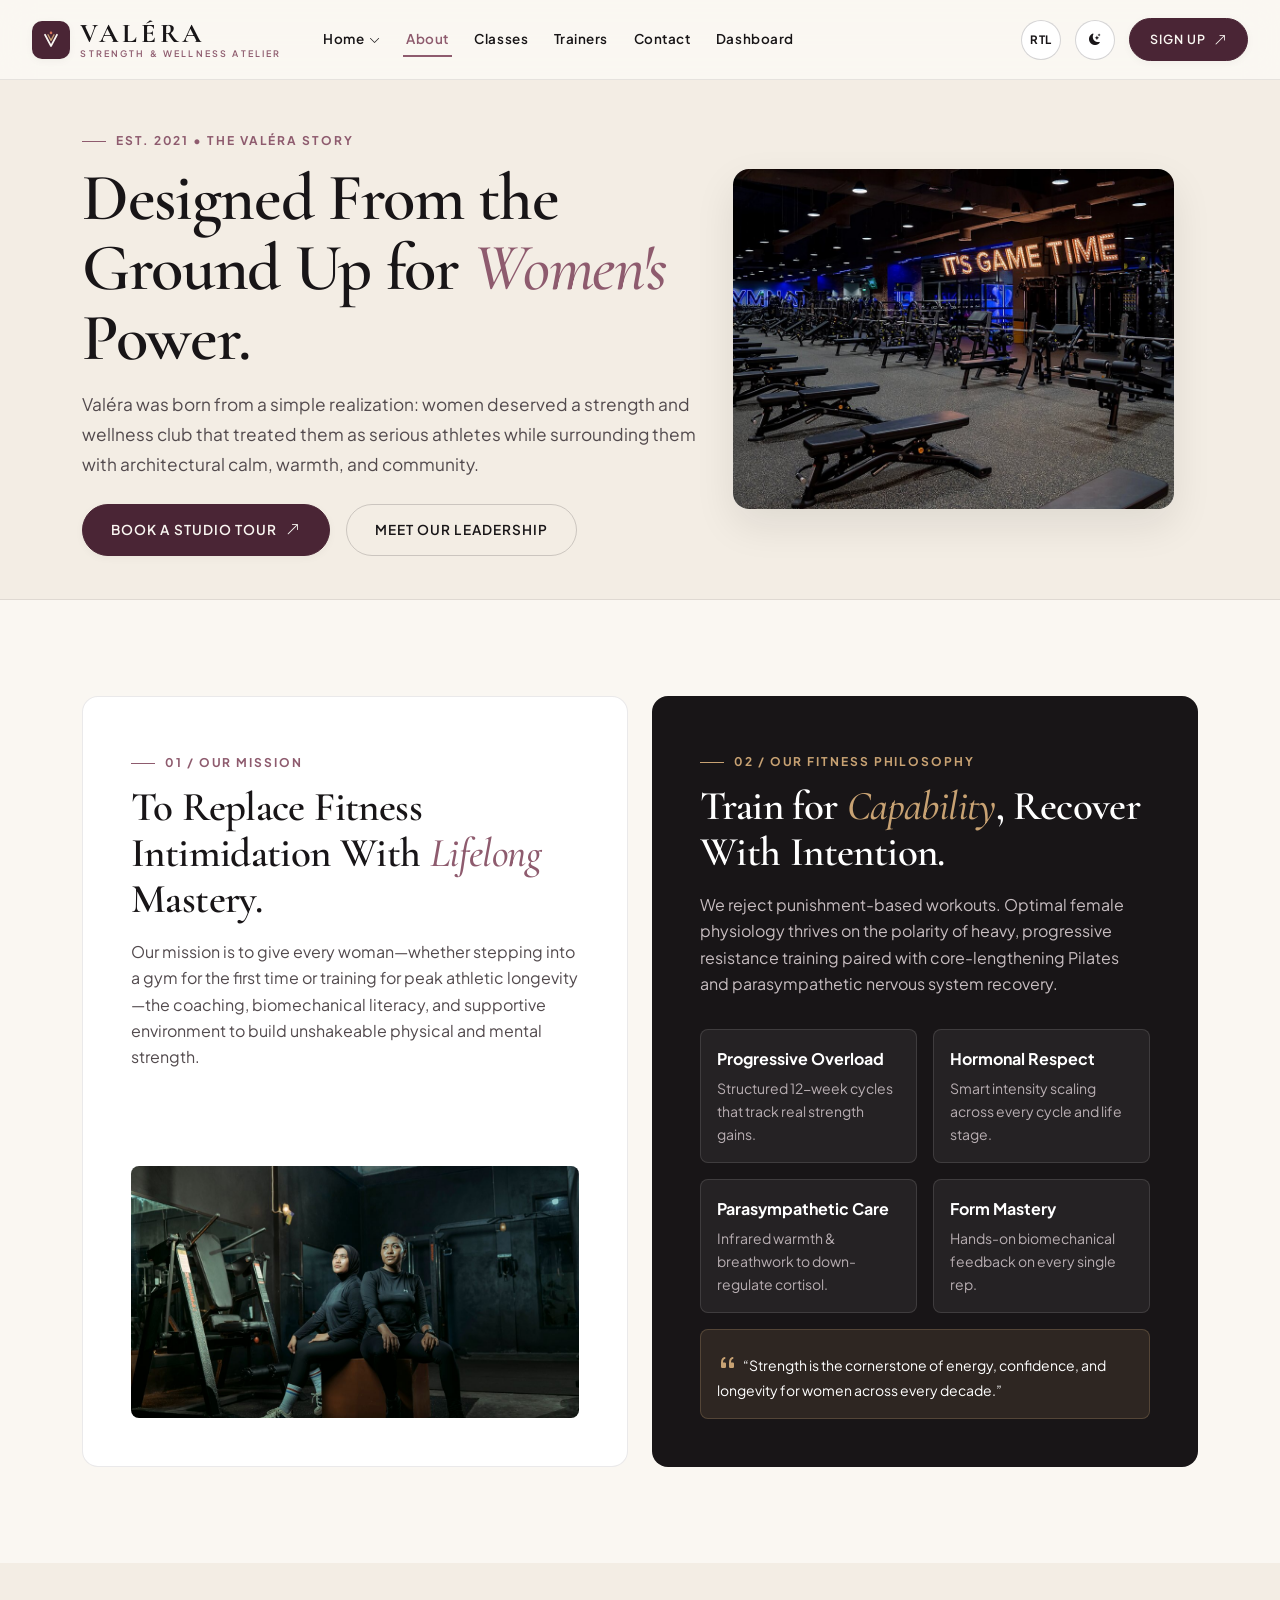
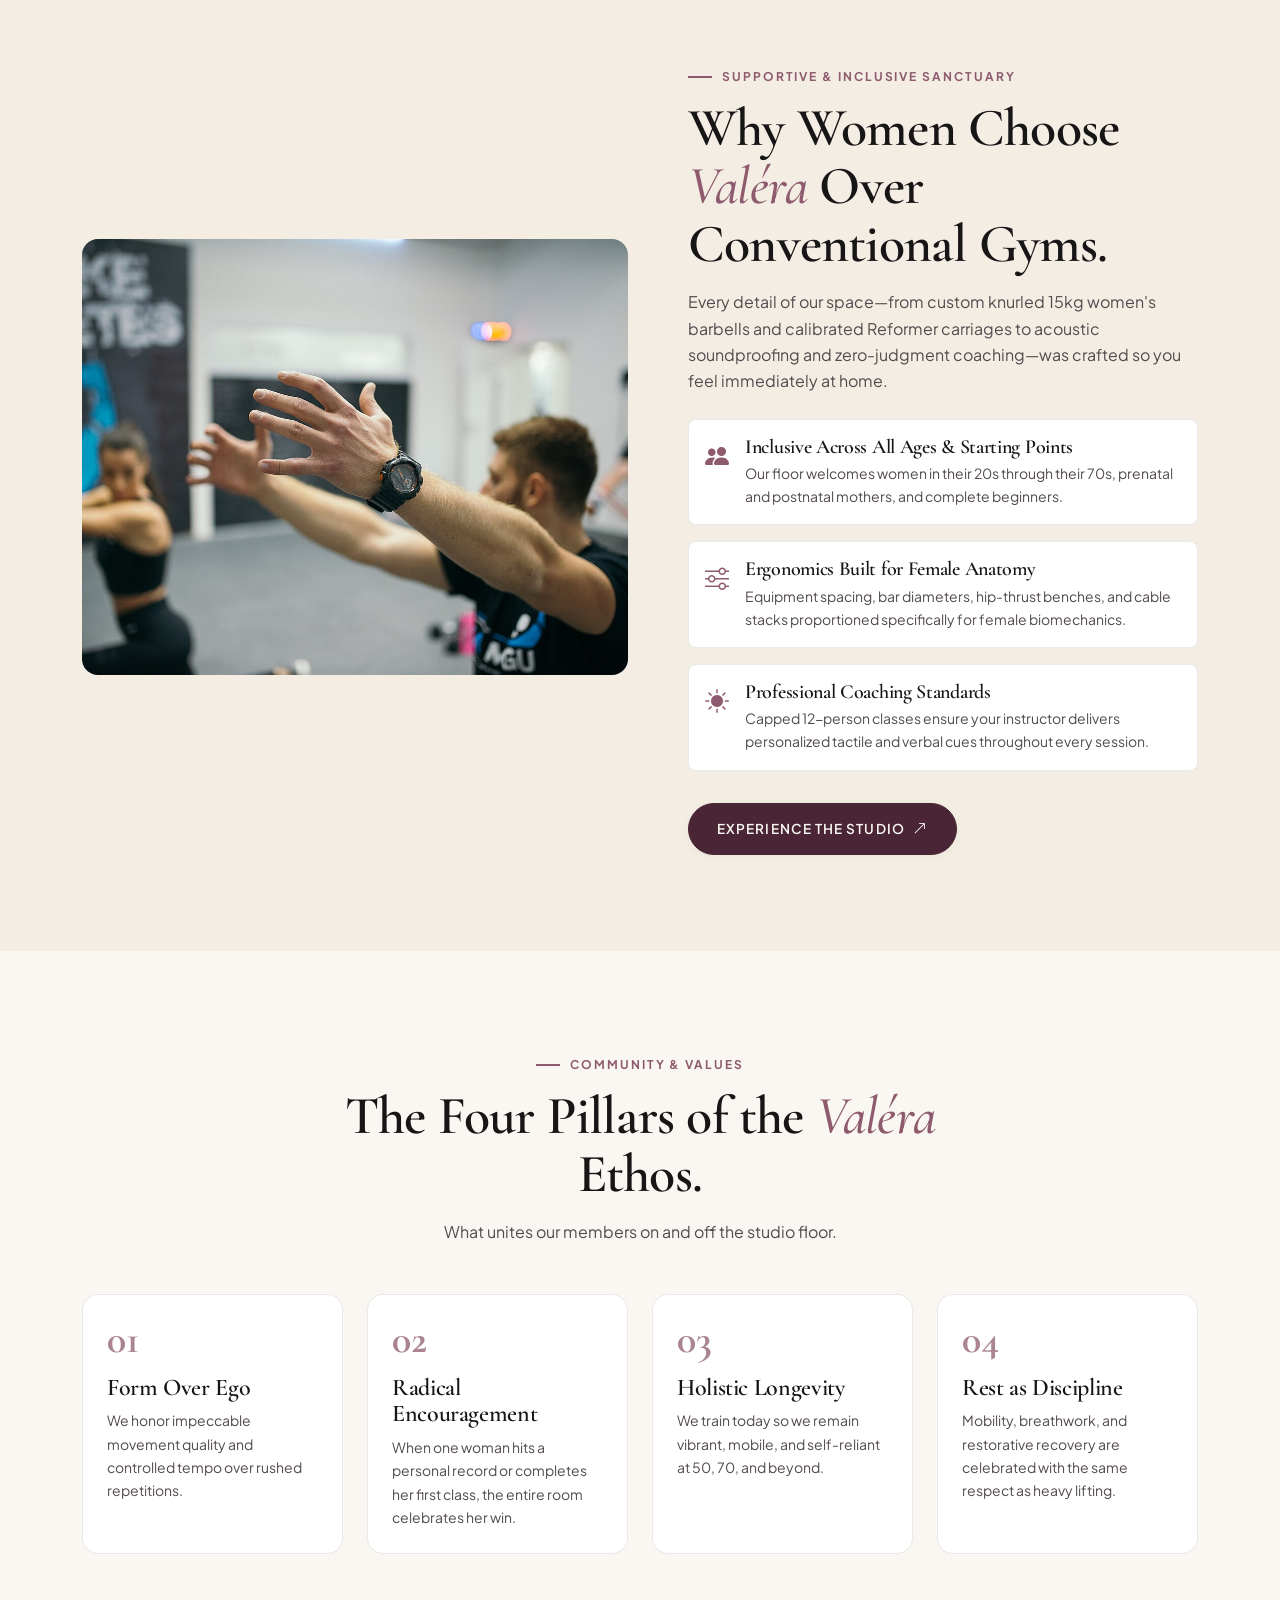
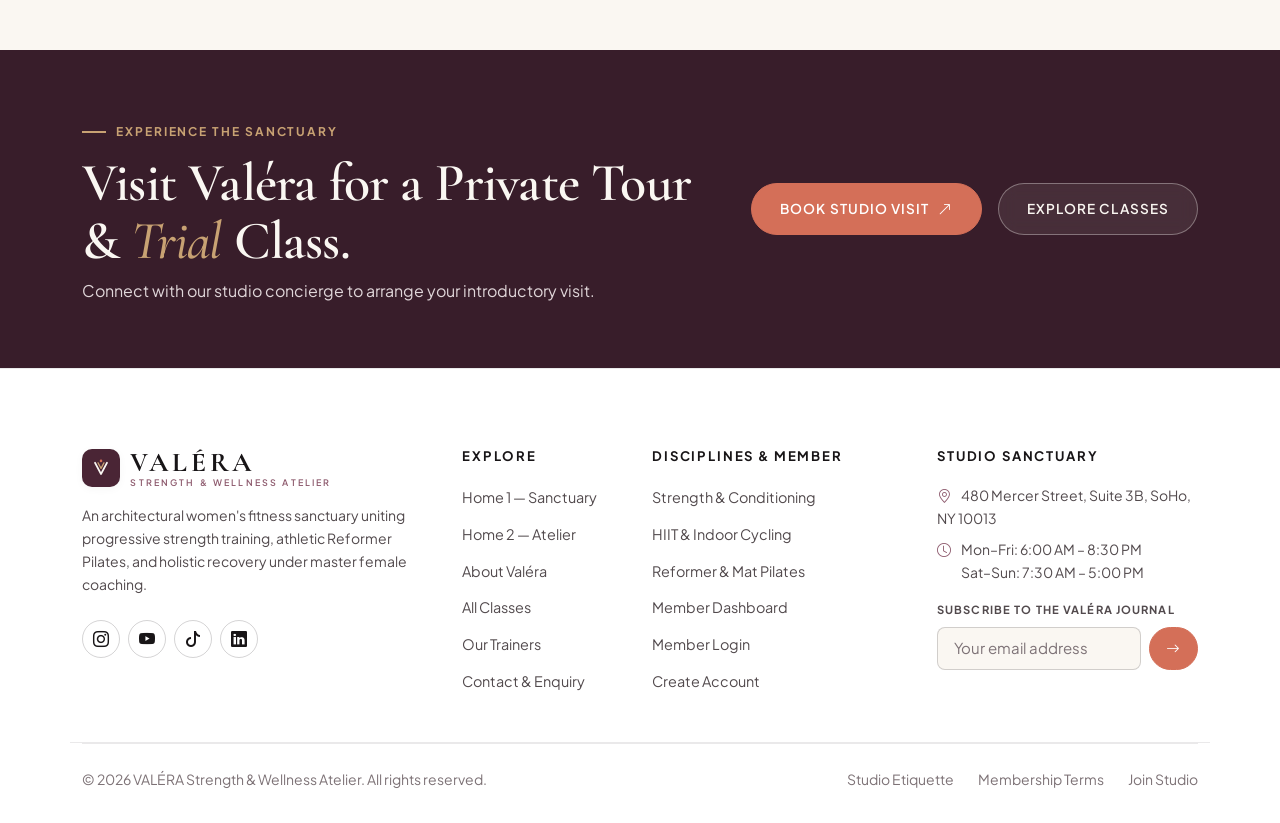
<file: about.html>
<!DOCTYPE html>
<html lang="en" data-theme="light" dir="ltr">
<head>
  <meta charset="UTF-8" />
  <meta name="viewport" content="width=device-width, initial-scale=1.0" />
  <title>About Our Women's Strength Sanctuary | VALÉRA Atelier</title>
  <meta name="description" content="Discover Valéra's mission, female-first training philosophy, coaching standards, and inclusive boutique studio culture." />
  <link rel="icon" type="image/svg+xml" href="assets/images/favicon.svg" />

  <!-- Prevent Flash of Unstyled Theme & Direction -->
  <script>
    (function() {
      try {
        var saved = localStorage.getItem('valera_theme_preference') || 'light';
        var dir = localStorage.getItem('valera_dir_preference') || 'ltr';
        document.documentElement.setAttribute('data-theme', saved);
        document.documentElement.setAttribute('dir', dir);
      } catch (e) {}
    })();
  </script>

  <!-- Google Fonts -->
  <link rel="preconnect" href="https://fonts.googleapis.com" />
  <link rel="preconnect" href="https://fonts.gstatic.com" crossorigin />
  <link href="https://fonts.googleapis.com/css2?family=Cormorant+Garamond:ital,wght@0,500;0,600;0,700;1,500;1,600&family=Plus+Jakarta+Sans:wght@400;500;600;700&display=swap" rel="stylesheet" />

  <!-- Bootstrap 5.3 CSS & Bootstrap Icons -->
  <link href="https://cdn.jsdelivr.net/npm/bootstrap@5.3.3/dist/css/bootstrap.min.css" rel="stylesheet" />
  <link href="https://cdn.jsdelivr.net/npm/bootstrap-icons@1.11.3/font/bootstrap-icons.min.css" rel="stylesheet" />

  <!-- Custom Design System Stylesheet -->
  <link rel="stylesheet" href="assets/css/style.css" />
</head>
<body>

  <!-- ========================================================================
       MANDATORY STICKY NAVIGATION BAR
       ======================================================================== -->
  <header class="valera-navbar" role="banner">
    <div class="container-fluid">
      <a href="index.html" class="navbar-brand-valera" aria-label="Valéra Home">
        <span class="brand-icon-mark" aria-hidden="true">
          <svg viewBox="0 0 64 64" fill="none" xmlns="http://www.w3.org/2000/svg">
            <path d="M16 18L32 48L48 18" stroke="#FAF7F2" stroke-width="4.5" stroke-linecap="round" stroke-linejoin="round"/>
            <path d="M24 18L32 33L40 18" stroke="#C8A273" stroke-width="3.5" stroke-linecap="round" stroke-linejoin="round"/>
            <circle cx="32" cy="13" r="3.5" fill="#D46F58"/>
          </svg>
        </span>
        <span class="brand-text-stack">
          <span class="brand-title">VALÉRA</span>
          <span class="brand-subtitle">Strength &amp; Wellness Atelier</span>
        </span>
      </a>

      <div class="d-flex align-items-center gap-2 d-lg-none">
        <button type="button" class="theme-toggle-btn rtl-toggle-btn" data-rtl-toggle aria-label="Toggle RTL direction" aria-pressed="false">RTL</button>
        <button type="button" class="theme-toggle-btn" data-theme-toggle aria-label="Switch theme">
          <i class="bi bi-moon-stars-fill"></i>
        </button>
        <button type="button" class="valera-hamburger" id="valeraHamburger" aria-label="Toggle navigation" aria-expanded="false" aria-controls="valeraNavCollapse">
          <i class="bi bi-list fs-4"></i>
        </button>
      </div>

      <nav class="valera-nav-collapse" id="valeraNavCollapse" aria-label="Main Navigation">
        <ul class="valera-nav-menu">
          <li class="valera-nav-item valera-dropdown">
            <button type="button" class="valera-nav-link valera-dropdown-toggle" aria-expanded="false">
              <span>Home</span>
              <i class="bi bi-chevron-down dropdown-SingleChevron"></i>
            </button>
            <ul class="valera-dropdown-menu" aria-label="Home variations">
              <li>
                <a href="index.html" class="valera-dropdown-item">
                  <span class="item-title">Home 1 — Sanctuary Flagship <i class="bi bi-arrow-up-right"></i></span>
                  <span class="item-desc">Cinematic strength &amp; athletic club experience</span>
                </a>
              </li>
              <li>
                <a href="home-2.html" class="valera-dropdown-item">
                  <span class="item-title">Home 2 — Editorial Atelier <i class="bi bi-arrow-up-right"></i></span>
                  <span class="item-desc">Lifestyle movement, pilates &amp; member chronicle</span>
                </a>
              </li>
            </ul>
          </li>

          <li class="valera-nav-item"><a href="about.html" class="valera-nav-link active">About</a></li>
          <li class="valera-nav-item"><a href="classes.html" class="valera-nav-link">Classes</a></li>
          <li class="valera-nav-item"><a href="trainers.html" class="valera-nav-link">Trainers</a></li>
          <li class="valera-nav-item"><a href="contact.html" class="valera-nav-link">Contact</a></li>
          <li class="valera-nav-item"><a href="dashboard.html" class="valera-nav-link">Dashboard</a></li>
        </ul>

        <div class="valera-nav-actions d-none d-lg-flex">
          <button type="button" class="theme-toggle-btn rtl-toggle-btn" data-rtl-toggle aria-label="Toggle RTL direction" aria-pressed="false">RTL</button>
          <button type="button" class="theme-toggle-btn" data-theme-toggle aria-label="Switch theme">
            <i class="bi bi-moon-stars-fill"></i>
          </button>
          <a href="signup.html" class="btn-valera-primary btn-nav-join">
            Sign Up <i class="bi bi-arrow-up-right"></i>
          </a>
        </div>

        <div class="valera-nav-actions-mobile d-lg-none">
          <a href="signup.html" class="btn-valera-primary w-100">
            Sign Up <i class="bi bi-arrow-up-right"></i>
          </a>
        </div>
      </nav>
    </div>
  </header>

  <main>
    <!-- ======================================================================
         1. UNIFORM NON-HOME PAGE HERO (.page-hero-valera)
         ====================================================================== -->
    <section class="page-hero-valera">
      <div class="container">
        <div class="row align-items-center gy-4">
          <div class="col-lg-7">
            <span class="eyebrow" data-gsap-hero>Est. 2021 &bull; The Valéra Story</span>
            <h1 class="display-xl mb-3" data-gsap-hero>
              Designed From the Ground Up for <span class="italic-accent">Women's</span> Power.
            </h1>
            <p class="lead-editorial mb-4" data-gsap-hero>
              Valéra was born from a simple realization: women deserved a strength and wellness club that treated them as serious athletes while surrounding them with architectural calm, warmth, and community.
            </p>
            <div class="d-flex flex-wrap gap-3" data-gsap-hero>
              <a href="contact.html#enquiry-form" class="btn-valera-primary">
                Book a Studio Tour <i class="bi bi-arrow-up-right"></i>
              </a>
              <a href="trainers.html" class="btn-valera-outline">
                Meet Our Leadership
              </a>
            </div>
          </div>

          <div class="col-lg-5">
            <div class="page-hero-img-box rounded-4 overflow-hidden shadow-md" data-gsap-hero>
              <img src="assets/images/gym-modern-interior.jpg" alt="Valéra boutique modern strength and wellness atelier interior" />
            </div>
          </div>
        </div>
      </div>
    </section>

    <!-- ======================================================================
         2. OUR MISSION & OUR FITNESS PHILOSOPHY
         ====================================================================== -->
    <section class="section-padding">
      <div class="container">
        <div class="row g-4 align-items-stretch">
          <div class="col-md-6">
            <div class="p-4 p-xl-5 rounded-4 bg-editorial-surface border h-100 d-flex flex-column justify-content-between" style="border-color: var(--border-subtle) !important;">
              <div>
                <span class="eyebrow">01 / Our Mission</span>
                <h2 class="display-md mb-3">
                  To Replace Fitness Intimidation With <span class="italic-accent">Lifelong</span> Mastery.
                </h2>
                <p class="text-secondary mb-4">
                  Our mission is to give every woman—whether stepping into a gym for the first time or training for peak athletic longevity—the coaching, biomechanical literacy, and supportive environment to build unshakeable physical and mental strength.
                </p>
              </div>
              <div class="rounded-3 overflow-hidden" style="aspect-ratio: 16/9;">
                <img src="assets/images/women-gym-friends.jpg" alt="Women supporting each other in Valéra studio" class="w-100 h-100 object-fit-cover" />
              </div>
            </div>
          </div>

          <div class="col-md-6">
            <div class="p-4 p-xl-5 rounded-4 bg-editorial-dark h-100 d-flex flex-column justify-content-between">
              <div>
                <span class="eyebrow eyebrow-light">02 / Our Fitness Philosophy</span>
                <h2 class="display-md mb-3 text-white">
                  Train for <span class="italic-accent" style="color: var(--accent-champagne);">Capability</span>, Recover With Intention.
                </h2>
                <p class="mb-4" style="color: #C7BDC0;">
                  We reject punishment-based workouts. Optimal female physiology thrives on the polarity of heavy, progressive resistance training paired with core-lengthening Pilates and parasympathetic nervous system recovery.
                </p>
              </div>
              <div>
                <div class="row g-3 pt-2 mb-3">
                  <div class="col-sm-6">
                    <div class="p-3 rounded-3 h-100" style="background: rgba(250,247,242,0.06); border: 1px solid rgba(250,247,242,0.12);">
                      <strong class="text-white d-block mb-1">Progressive Overload</strong>
                      <p class="small mb-0" style="color: #B8AEB2;">Structured 12-week cycles that track real strength gains.</p>
                    </div>
                  </div>
                  <div class="col-sm-6">
                    <div class="p-3 rounded-3 h-100" style="background: rgba(250,247,242,0.06); border: 1px solid rgba(250,247,242,0.12);">
                      <strong class="text-white d-block mb-1">Hormonal Respect</strong>
                      <p class="small mb-0" style="color: #B8AEB2;">Smart intensity scaling across every cycle and life stage.</p>
                    </div>
                  </div>
                  <div class="col-sm-6">
                    <div class="p-3 rounded-3 h-100" style="background: rgba(250,247,242,0.06); border: 1px solid rgba(250,247,242,0.12);">
                      <strong class="text-white d-block mb-1">Parasympathetic Care</strong>
                      <p class="small mb-0" style="color: #B8AEB2;">Infrared warmth &amp; breathwork to down-regulate cortisol.</p>
                    </div>
                  </div>
                  <div class="col-sm-6">
                    <div class="p-3 rounded-3 h-100" style="background: rgba(250,247,242,0.06); border: 1px solid rgba(250,247,242,0.12);">
                      <strong class="text-white d-block mb-1">Form Mastery</strong>
                      <p class="small mb-0" style="color: #B8AEB2;">Hands-on biomechanical feedback on every single rep.</p>
                    </div>
                  </div>
                </div>
                <div class="p-3 rounded-3" style="background: rgba(200,162,115,0.12); border: 1px solid rgba(200,162,115,0.25);">
                  <p class="small mb-0 text-white">
                    <i class="bi bi-quote fs-5 me-1" style="color: var(--accent-champagne);"></i>
                    “Strength is the cornerstone of energy, confidence, and longevity for women across every decade.”
                  </p>
                </div>
              </div>
            </div>
          </div>
        </div>
      </div>
    </section>

    <!-- ======================================================================
         3. WHY WOMEN CHOOSE OUR STUDIO & SUPPORTIVE INCLUSIVE ENVIRONMENT
         ====================================================================== -->
    <section class="section-padding bg-editorial-secondary">
      <div class="container">
        <div class="row align-items-center gy-5">
          <div class="col-lg-6">
            <div class="rounded-4 overflow-hidden shadow-md" style="aspect-ratio: 5/4;">
              <img src="assets/images/woman-following-trainer.jpg" alt="Coach guiding woman through personalized strength form" class="w-100 h-100 object-fit-cover" />
            </div>
          </div>

          <div class="col-lg-6 ps-lg-5">
            <span class="eyebrow">Supportive &amp; Inclusive Sanctuary</span>
            <h2 class="display-lg mb-3">
              Why Women Choose <span class="italic-accent">Valéra</span> Over Conventional Gyms.
            </h2>
            <p class="text-secondary mb-4">
              Every detail of our space—from custom knurled 15kg women's barbells and calibrated Reformer carriages to acoustic soundproofing and zero-judgment coaching—was crafted so you feel immediately at home.
            </p>

            <div class="d-flex flex-column gap-3">
              <div class="p-3 rounded-3 bg-editorial-surface border d-flex gap-3 align-items-start" style="border-color: var(--border-subtle) !important;">
                <i class="bi bi-people-fill fs-4" style="color: var(--brand-mauve);"></i>
                <div>
                  <h3 class="h5 display-font mb-1">Inclusive Across All Ages &amp; Starting Points</h3>
                  <p class="small text-secondary mb-0">Our floor welcomes women in their 20s through their 70s, prenatal and postnatal mothers, and complete beginners.</p>
                </div>
              </div>

              <div class="p-3 rounded-3 bg-editorial-surface border d-flex gap-3 align-items-start" style="border-color: var(--border-subtle) !important;">
                <i class="bi bi-sliders fs-4" style="color: var(--brand-mauve);"></i>
                <div>
                  <h3 class="h5 display-font mb-1">Ergonomics Built for Female Anatomy</h3>
                  <p class="small text-secondary mb-0">Equipment spacing, bar diameters, hip-thrust benches, and cable stacks proportioned specifically for female biomechanics.</p>
                </div>
              </div>

              <div class="p-3 rounded-3 bg-editorial-surface border d-flex gap-3 align-items-start" style="border-color: var(--border-subtle) !important;">
                <i class="bi bi-sun-fill fs-4" style="color: var(--brand-mauve);"></i>
                <div>
                  <h3 class="h5 display-font mb-1">Professional Coaching Standards</h3>
                  <p class="small text-secondary mb-0">Capped 12-person classes ensure your instructor delivers personalized tactile and verbal cues throughout every session.</p>
                </div>
              </div>
            </div>

            <div class="pt-4 mt-2">
              <a href="contact.html#enquiry-form" class="btn-valera-primary">
                Experience the Studio <i class="bi bi-arrow-up-right"></i>
              </a>
            </div>
          </div>
        </div>
      </div>
    </section>

    <!-- ======================================================================
         4. FITNESS COMMUNITY & VALUES
         ====================================================================== -->
    <section class="section-padding">
      <div class="container">
        <div class="text-center mx-auto mb-5" style="max-width: 680px;">
          <span class="eyebrow">Community &amp; Values</span>
          <h2 class="display-lg mb-3">
            The Four Pillars of the <span class="italic-accent">Valéra</span> Ethos.
          </h2>
          <p class="text-secondary">
            What unites our members on and off the studio floor.
          </p>
        </div>

        <div class="row g-4 justify-content-center">
          <div class="col-xl-3 col-md-6">
            <div class="p-4 rounded-4 bg-editorial-surface border h-100" style="border-color: var(--border-subtle) !important;">
              <div class="pillar-number mb-3">01</div>
              <h3 class="h4 display-font mb-2">Form Over Ego</h3>
              <p class="small text-secondary mb-0">
                We honor impeccable movement quality and controlled tempo over rushed repetitions.
              </p>
            </div>
          </div>

          <div class="col-xl-3 col-md-6">
            <div class="p-4 rounded-4 bg-editorial-surface border h-100" style="border-color: var(--border-subtle) !important;">
              <div class="pillar-number mb-3">02</div>
              <h3 class="h4 display-font mb-2">Radical Encouragement</h3>
              <p class="small text-secondary mb-0">
                When one woman hits a personal record or completes her first class, the entire room celebrates her win.
              </p>
            </div>
          </div>

          <div class="col-xl-3 col-md-6">
            <div class="p-4 rounded-4 bg-editorial-surface border h-100" style="border-color: var(--border-subtle) !important;">
              <div class="pillar-number mb-3">03</div>
              <h3 class="h4 display-font mb-2">Holistic Longevity</h3>
              <p class="small text-secondary mb-0">
                We train today so we remain vibrant, mobile, and self-reliant at 50, 70, and beyond.
              </p>
            </div>
          </div>

          <div class="col-xl-3 col-md-6">
            <div class="p-4 rounded-4 bg-editorial-surface border h-100" style="border-color: var(--border-subtle) !important;">
              <div class="pillar-number mb-3">04</div>
              <h3 class="h4 display-font mb-2">Rest as Discipline</h3>
              <p class="small text-secondary mb-0">
                Mobility, breathwork, and restorative recovery are celebrated with the same respect as heavy lifting.
              </p>
            </div>
          </div>
        </div>
      </div>
    </section>

    <!-- ======================================================================
         5. FINAL CTA BANNER
         ====================================================================== -->
    <section class="section-padding-sm bg-editorial-plum">
      <div class="container">
        <div class="row align-items-center justify-content-between gy-4">
          <div class="col-lg-7">
            <span class="eyebrow eyebrow-light">Experience the Sanctuary</span>
            <h2 class="display-lg mb-2">Visit Valéra for a Private Tour &amp; <span class="italic-accent" style="color: var(--accent-champagne);">Trial</span> Class.</h2>
            <p class="mb-0" style="color: #E0D6D9;">
              Connect with our studio concierge to arrange your introductory visit.
            </p>
          </div>
          <div class="col-lg-5 text-lg-end">
            <div class="d-flex flex-wrap gap-3 justify-content-lg-end mt-3 mt-lg-0">
              <a href="contact.html#enquiry-form" class="btn-valera-coral">
                Book Studio Visit <i class="bi bi-arrow-up-right"></i>
              </a>
              <a href="classes.html" class="btn-valera-outline-light">
                Explore Classes
              </a>
            </div>
          </div>
        </div>
      </div>
    </section>
  </main>

  <!-- ========================================================================
       PROFESSIONAL MULTI-COLUMN FOOTER (WHITE IN LIGHT MODE)
       ======================================================================== -->
  <footer class="valera-footer" role="contentinfo">
    <div class="container">
      <div class="row gy-5 pb-5 footer-top-divider">
        <div class="col-lg-4 col-md-6">
          <a href="index.html" class="navbar-brand-valera mb-3">
            <span class="brand-icon-mark" aria-hidden="true">
              <svg viewBox="0 0 64 64" fill="none" xmlns="http://www.w3.org/2000/svg">
                <path d="M16 18L32 48L48 18" stroke="#FAF7F2" stroke-width="4.5" stroke-linecap="round" stroke-linejoin="round"/>
                <path d="M24 18L32 33L40 18" stroke="#C8A273" stroke-width="3.5" stroke-linecap="round" stroke-linejoin="round"/>
                <circle cx="32" cy="13" r="3.5" fill="#D46F58"/>
              </svg>
            </span>
            <span class="brand-text-stack">
              <span class="brand-title">VALÉRA</span>
              <span class="brand-subtitle">Strength &amp; Wellness Atelier</span>
            </span>
          </a>
          <p class="small mb-4 footer-muted-text" style="max-width: 340px;">
            An architectural women's fitness sanctuary uniting progressive strength training, athletic Reformer Pilates, and holistic recovery under master female coaching.
          </p>
          <div class="d-flex gap-2">
            <a href="https://instagram.com" target="_blank" rel="noopener noreferrer" class="social-circle-link" aria-label="Instagram"><i class="bi bi-instagram"></i></a>
            <a href="https://youtube.com" target="_blank" rel="noopener noreferrer" class="social-circle-link" aria-label="YouTube"><i class="bi bi-youtube"></i></a>
            <a href="https://tiktok.com" target="_blank" rel="noopener noreferrer" class="social-circle-link" aria-label="TikTok"><i class="bi bi-tiktok"></i></a>
            <a href="https://linkedin.com" target="_blank" rel="noopener noreferrer" class="social-circle-link" aria-label="LinkedIn"><i class="bi bi-linkedin"></i></a>
          </div>
        </div>

        <div class="col-lg-2 col-md-6 col-6">
          <h4>Explore</h4>
          <ul class="footer-links">
            <li><a href="index.html">Home 1 — Sanctuary</a></li>
            <li><a href="home-2.html">Home 2 — Atelier</a></li>
            <li><a href="about.html">About Valéra</a></li>
            <li><a href="classes.html">All Classes</a></li>
            <li><a href="trainers.html">Our Trainers</a></li>
            <li><a href="contact.html">Contact &amp; Enquiry</a></li>
          </ul>
        </div>

        <div class="col-lg-3 col-md-6 col-6">
          <h4>Disciplines &amp; Member</h4>
          <ul class="footer-links">
            <li><a href="classes.html#strength-section">Strength &amp; Conditioning</a></li>
            <li><a href="classes.html#cardio-section">HIIT &amp; Indoor Cycling</a></li>
            <li><a href="classes.html#mindbody-section">Reformer &amp; Mat Pilates</a></li>
            <li><a href="dashboard.html">Member Dashboard</a></li>
            <li><a href="login.html">Member Login</a></li>
            <li><a href="signup.html">Create Account</a></li>
          </ul>
        </div>

        <div class="col-lg-3 col-md-6">
          <h4>Studio Sanctuary</h4>
          <p class="small mb-2 footer-muted-text">
            <i class="bi bi-geo-alt me-2" style="color: var(--brand-mauve);"></i> 480 Mercer Street, Suite 3B, SoHo, NY 10013
          </p>
          <p class="small mb-3 footer-muted-text">
            <i class="bi bi-clock me-2" style="color: var(--brand-mauve);"></i> Mon–Fri: 6:00 AM – 8:30 PM<br />
            <span class="ms-4">Sat–Sun: 7:30 AM – 5:00 PM</span>
          </p>
          <form class="valera-newsletter-form mt-3" novalidate>
            <label for="footerEmail5" class="small text-uppercase tracking-wider d-block mb-2 fw-bold" style="font-size: 0.7rem; letter-spacing: 0.1em;">Subscribe to The Valéra Journal</label>
            <div class="d-flex gap-2">
              <input type="email" id="footerEmail5" class="form-control-valera py-2 px-3 small" placeholder="Your email address" required />
              <button type="submit" class="btn-valera-coral py-2 px-3" aria-label="Subscribe"><i class="bi bi-arrow-right"></i></button>
            </div>
            <div class="newsletter-feedback small mt-2 d-none" style="color: var(--brand-mauve);"></div>
          </form>
        </div>
      </div>

      <div class="pt-4 d-flex flex-column flex-sm-row justify-content-between align-items-center gap-2 small footer-bottom-bar">
        <div>&copy; 2026 VALÉRA Strength &amp; Wellness Atelier. All rights reserved.</div>
        <div class="d-flex gap-4">
          <a href="about.html" class="text-reset">Studio Etiquette</a>
          <a href="contact.html" class="text-reset">Membership Terms</a>
          <a href="signup.html" class="text-reset">Join Studio</a>
        </div>
      </div>
    </div>
  </footer>

  <!-- Back to Top Button -->
  <button type="button" class="back-to-top-btn" id="valeraBackToTop" aria-label="Back to top">
    <i class="bi bi-arrow-up"></i>
  </button>

  <script src="https://cdn.jsdelivr.net/npm/bootstrap@5.3.3/dist/js/bootstrap.bundle.min.js"></script>
  <script src="https://cdnjs.cloudflare.com/ajax/libs/gsap/3.12.5/gsap.min.js"></script>
  <script src="assets/js/main.js"></script>
</body>
</html>
</file>
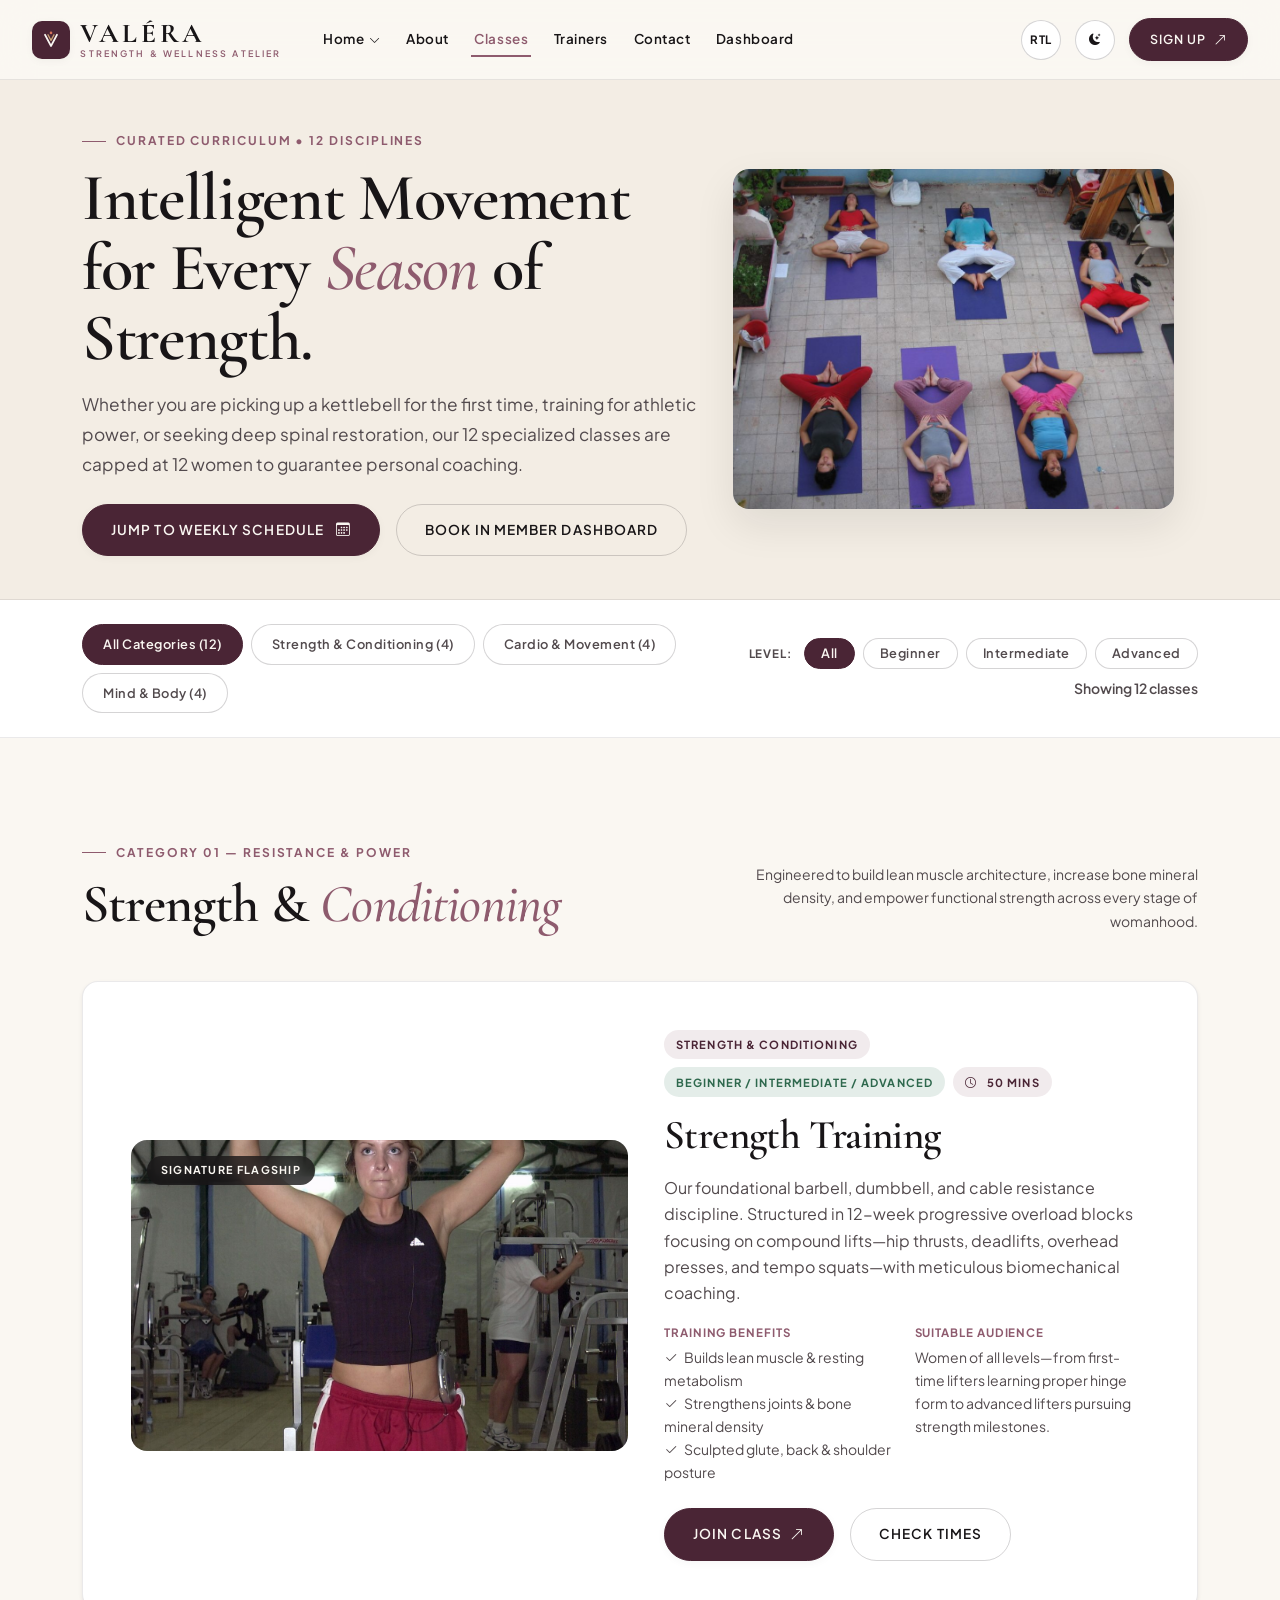
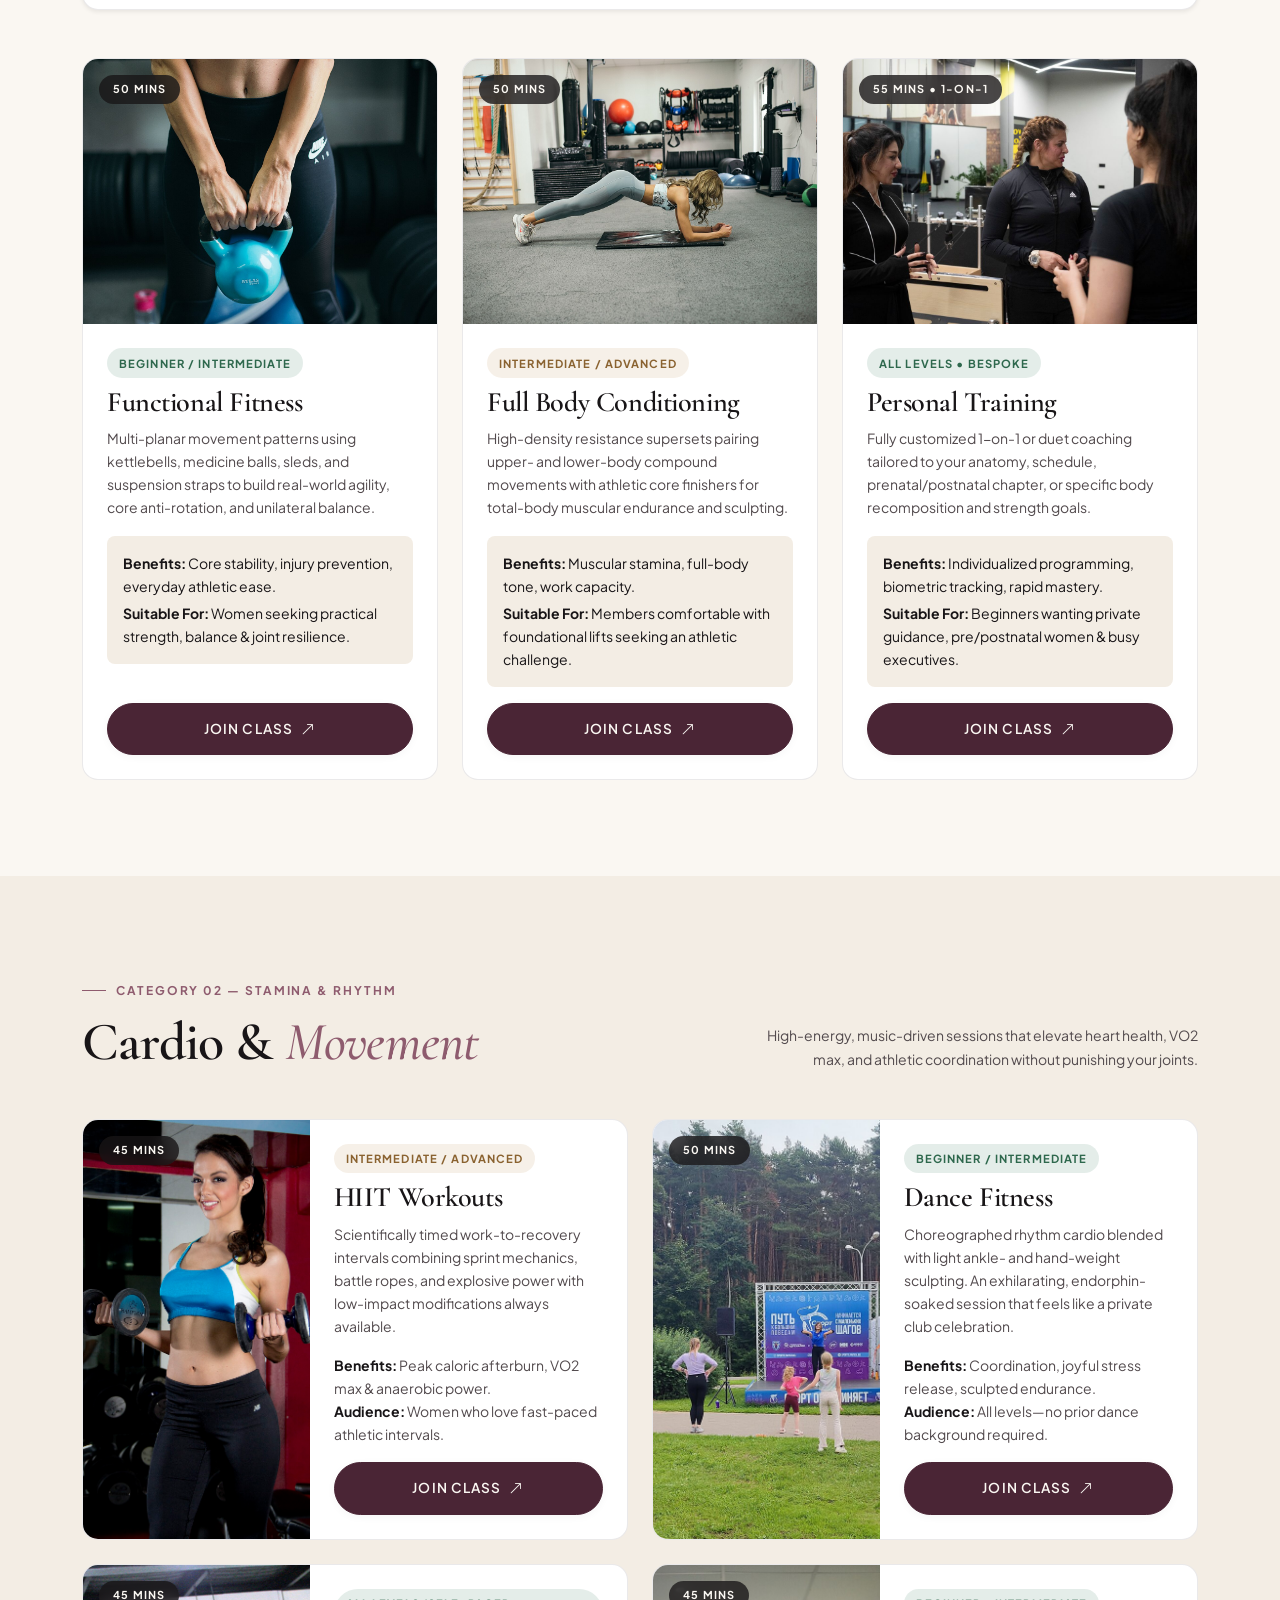
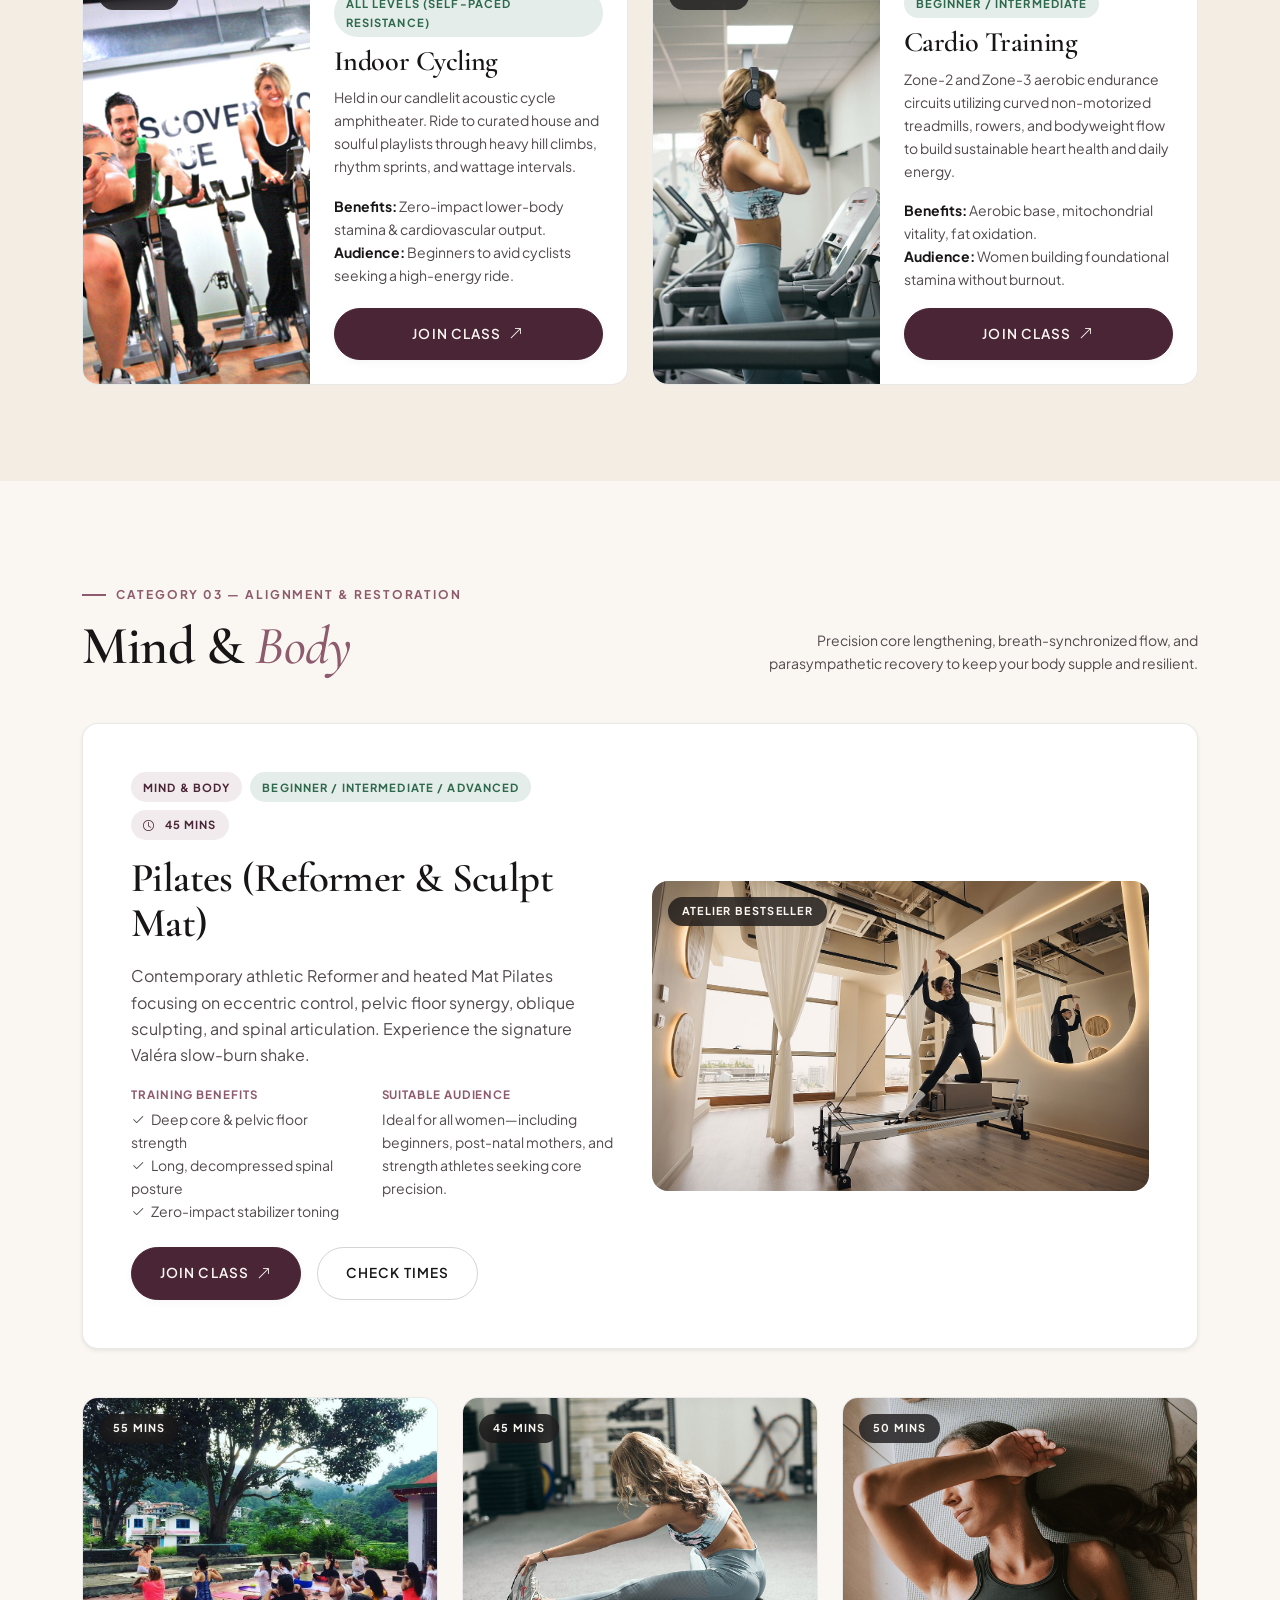
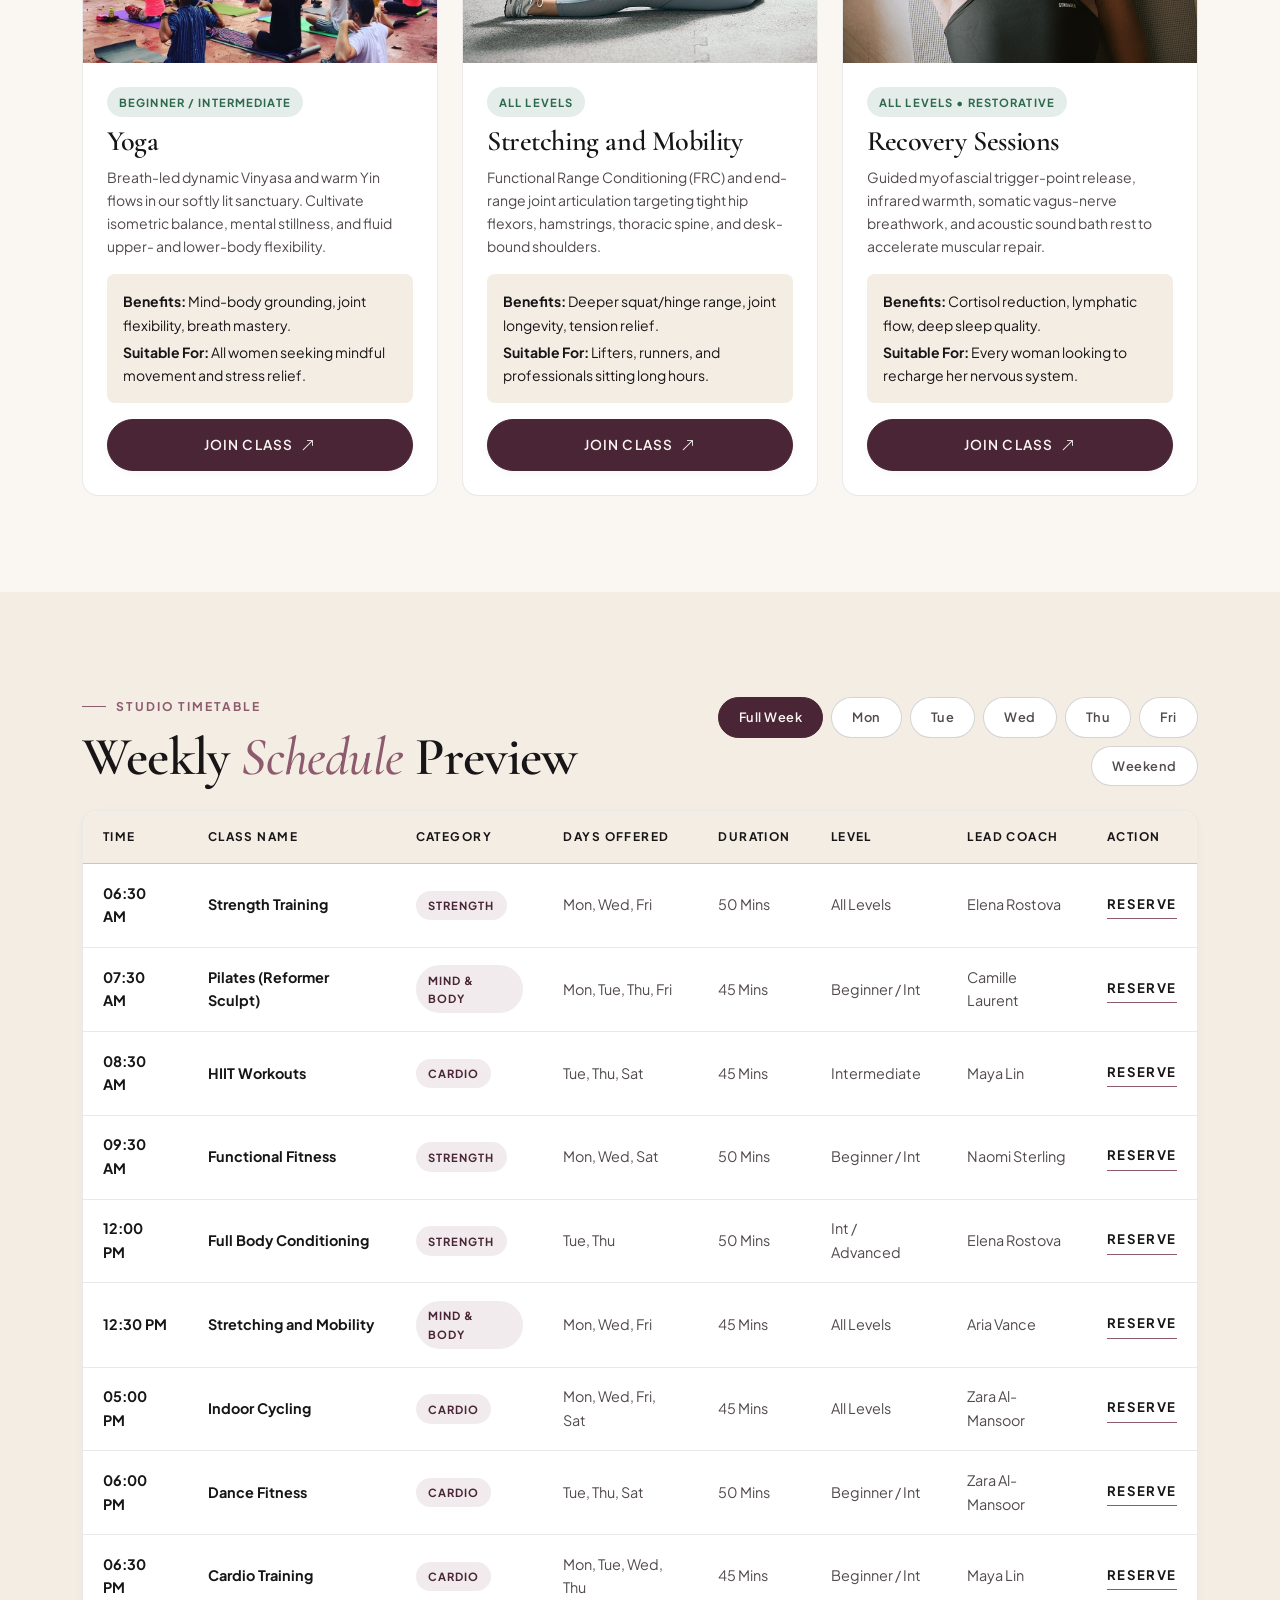
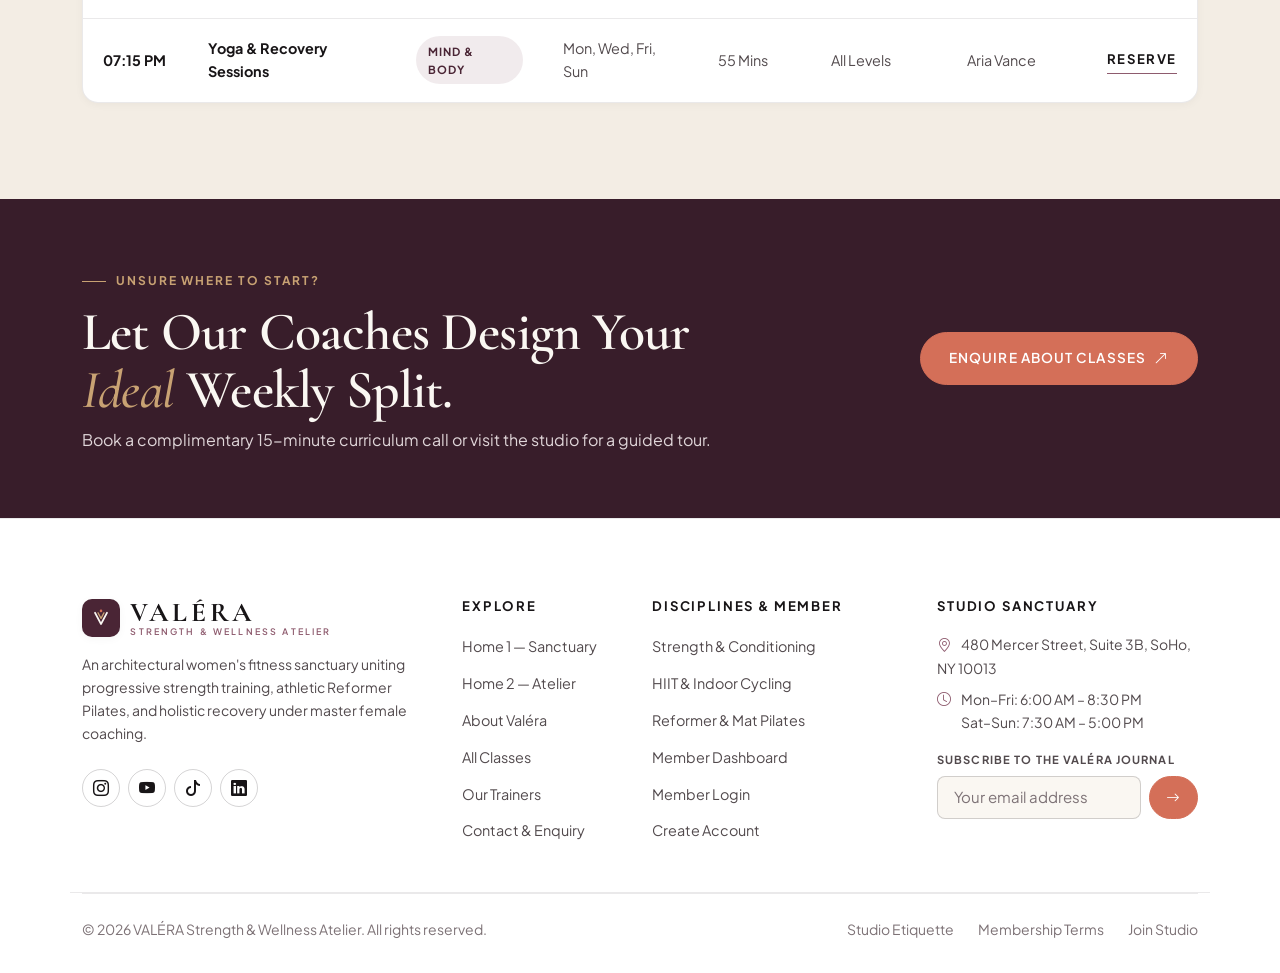
<file: classes.html>
<!DOCTYPE html>
<html lang="en" data-theme="light" dir="ltr">
<head>
  <meta charset="UTF-8" />
  <meta name="viewport" content="width=device-width, initial-scale=1.0" />
  <title>Fitness Classes &amp; Weekly Schedule | VALÉRA Women's Studio</title>
  <meta name="description" content="Explore Valéra's 12 signature women's fitness classes across Strength & Conditioning, Cardio & Movement, and Mind & Body, plus our weekly studio schedule." />
  <link rel="icon" type="image/svg+xml" href="assets/images/favicon.svg" />

  <!-- Prevent Flash of Unstyled Theme & Direction -->
  <script>
    (function() {
      try {
        var saved = localStorage.getItem('valera_theme_preference') || 'light';
        var dir = localStorage.getItem('valera_dir_preference') || 'ltr';
        document.documentElement.setAttribute('data-theme', saved);
        document.documentElement.setAttribute('dir', dir);
      } catch (e) {}
    })();
  </script>

  <!-- Google Fonts -->
  <link rel="preconnect" href="https://fonts.googleapis.com" />
  <link rel="preconnect" href="https://fonts.gstatic.com" crossorigin />
  <link href="https://fonts.googleapis.com/css2?family=Cormorant+Garamond:ital,wght@0,500;0,600;0,700;1,500;1,600&family=Plus+Jakarta+Sans:wght@400;500;600;700&display=swap" rel="stylesheet" />

  <!-- Bootstrap 5.3 CSS & Bootstrap Icons -->
  <link href="https://cdn.jsdelivr.net/npm/bootstrap@5.3.3/dist/css/bootstrap.min.css" rel="stylesheet" />
  <link href="https://cdn.jsdelivr.net/npm/bootstrap-icons@1.11.3/font/bootstrap-icons.min.css" rel="stylesheet" />

  <!-- Custom Design System Stylesheet -->
  <link rel="stylesheet" href="assets/css/style.css" />
</head>
<body>

  <!-- ========================================================================
       MANDATORY STICKY NAVIGATION BAR
       ======================================================================== -->
  <header class="valera-navbar" role="banner">
    <div class="container-fluid">
      <a href="index.html" class="navbar-brand-valera" aria-label="Valéra Home">
        <span class="brand-icon-mark" aria-hidden="true">
          <svg viewBox="0 0 64 64" fill="none" xmlns="http://www.w3.org/2000/svg">
            <path d="M16 18L32 48L48 18" stroke="#FAF7F2" stroke-width="4.5" stroke-linecap="round" stroke-linejoin="round"/>
            <path d="M24 18L32 33L40 18" stroke="#C8A273" stroke-width="3.5" stroke-linecap="round" stroke-linejoin="round"/>
            <circle cx="32" cy="13" r="3.5" fill="#D46F58"/>
          </svg>
        </span>
        <span class="brand-text-stack">
          <span class="brand-title">VALÉRA</span>
          <span class="brand-subtitle">Strength &amp; Wellness Atelier</span>
        </span>
      </a>

      <div class="d-flex align-items-center gap-2 d-lg-none">
        <button type="button" class="theme-toggle-btn rtl-toggle-btn" data-rtl-toggle aria-label="Toggle RTL direction" aria-pressed="false">RTL</button>
        <button type="button" class="theme-toggle-btn" data-theme-toggle aria-label="Switch theme">
          <i class="bi bi-moon-stars-fill"></i>
        </button>
        <button type="button" class="valera-hamburger" id="valeraHamburger" aria-label="Toggle navigation" aria-expanded="false" aria-controls="valeraNavCollapse">
          <i class="bi bi-list fs-4"></i>
        </button>
      </div>

      <nav class="valera-nav-collapse" id="valeraNavCollapse" aria-label="Main Navigation">
        <ul class="valera-nav-menu">
          <li class="valera-nav-item valera-dropdown">
            <button type="button" class="valera-nav-link valera-dropdown-toggle" aria-expanded="false">
              <span>Home</span>
              <i class="bi bi-chevron-down dropdown-SingleChevron"></i>
            </button>
            <ul class="valera-dropdown-menu" aria-label="Home variations">
              <li>
                <a href="index.html" class="valera-dropdown-item">
                  <span class="item-title">Home 1 — Sanctuary Flagship <i class="bi bi-arrow-up-right"></i></span>
                  <span class="item-desc">Cinematic strength &amp; athletic club experience</span>
                </a>
              </li>
              <li>
                <a href="home-2.html" class="valera-dropdown-item">
                  <span class="item-title">Home 2 — Editorial Atelier <i class="bi bi-arrow-up-right"></i></span>
                  <span class="item-desc">Lifestyle movement, pilates &amp; member chronicle</span>
                </a>
              </li>
            </ul>
          </li>

          <li class="valera-nav-item"><a href="about.html" class="valera-nav-link">About</a></li>
          <li class="valera-nav-item"><a href="classes.html" class="valera-nav-link active">Classes</a></li>
          <li class="valera-nav-item"><a href="trainers.html" class="valera-nav-link">Trainers</a></li>
          <li class="valera-nav-item"><a href="contact.html" class="valera-nav-link">Contact</a></li>
          <li class="valera-nav-item"><a href="dashboard.html" class="valera-nav-link">Dashboard</a></li>
        </ul>

        <div class="valera-nav-actions d-none d-lg-flex">
          <button type="button" class="theme-toggle-btn rtl-toggle-btn" data-rtl-toggle aria-label="Toggle RTL direction" aria-pressed="false">RTL</button>
          <button type="button" class="theme-toggle-btn" data-theme-toggle aria-label="Switch theme">
            <i class="bi bi-moon-stars-fill"></i>
          </button>
          <a href="signup.html" class="btn-valera-primary btn-nav-join">
            Sign Up <i class="bi bi-arrow-up-right"></i>
          </a>
        </div>

        <div class="valera-nav-actions-mobile d-lg-none">
          <a href="signup.html" class="btn-valera-primary w-100">
            Sign Up <i class="bi bi-arrow-up-right"></i>
          </a>
        </div>
      </nav>
    </div>
  </header>

  <main>
    <!-- ======================================================================
         1. UNIFORM NON-HOME PAGE HERO (.page-hero-valera)
         ====================================================================== -->
    <section class="page-hero-valera">
      <div class="container">
        <div class="row align-items-center gy-4">
          <div class="col-lg-7">
            <span class="eyebrow" data-gsap-hero>Curated Curriculum &bull; 12 Disciplines</span>
            <h1 class="display-xl mb-3" data-gsap-hero>
              Intelligent Movement for Every <span class="italic-accent">Season</span> of Strength.
            </h1>
            <p class="lead-editorial mb-4" data-gsap-hero>
              Whether you are picking up a kettlebell for the first time, training for athletic power, or seeking deep spinal restoration, our 12 specialized classes are capped at 12 women to guarantee personal coaching.
            </p>
            <div class="d-flex flex-wrap gap-3" data-gsap-hero>
              <a href="#schedule-preview" class="btn-valera-primary">
                Jump to Weekly Schedule <i class="bi bi-calendar3 ms-1"></i>
              </a>
              <a href="dashboard.html" class="btn-valera-outline">
                Book in Member Dashboard
              </a>
            </div>
          </div>

          <div class="col-lg-5">
            <div class="page-hero-img-box rounded-4 overflow-hidden shadow-md" data-gsap-hero>
              <img src="assets/images/yoga-group-session.jpg" alt="Women practicing group movement in Valéra boutique studio" />
            </div>
          </div>
        </div>
      </div>
    </section>

    <!-- ======================================================================
         2. INTERACTIVE CATEGORY & FITNESS LEVEL FILTER BAR
         ====================================================================== -->
    <section class="py-4 bg-editorial-surface border-bottom sticky-top" style="top: var(--navbar-height); z-index: 1020; border-color: var(--border-subtle) !important;">
      <div class="container">
        <div class="row align-items-center justify-content-between gy-3">
          <div class="col-lg-7">
            <div class="filter-bar-valera" role="group" aria-label="Filter classes by category">
              <button type="button" class="filter-pill-btn active" data-class-filter="all">All Categories (12)</button>
              <button type="button" class="filter-pill-btn" data-class-filter="strength">Strength &amp; Conditioning (4)</button>
              <button type="button" class="filter-pill-btn" data-class-filter="cardio">Cardio &amp; Movement (4)</button>
              <button type="button" class="filter-pill-btn" data-class-filter="mindbody">Mind &amp; Body (4)</button>
            </div>
          </div>

          <div class="col-lg-5 d-flex flex-wrap align-items-center justify-content-lg-end gap-2">
            <span class="small fw-bold text-uppercase text-secondary me-1" style="font-size: 0.72rem; letter-spacing: 0.08em;">Level:</span>
            <button type="button" class="filter-pill-btn py-1 px-3 active" data-level-filter="all">All</button>
            <button type="button" class="filter-pill-btn py-1 px-3" data-level-filter="Beginner">Beginner</button>
            <button type="button" class="filter-pill-btn py-1 px-3" data-level-filter="Intermediate">Intermediate</button>
            <button type="button" class="filter-pill-btn py-1 px-3" data-level-filter="Advanced">Advanced</button>
            <span id="activeClassCount" class="small text-secondary ms-2 fw-semibold">Showing 12 classes</span>
          </div>
        </div>
      </div>
    </section>

    <!-- ======================================================================
         3. CATEGORY I: STRENGTH & CONDITIONING (4 CLASSES)
         ====================================================================== -->
    <section id="strength-section" class="section-padding" data-category-section="strength">
      <div class="container">
        <div class="row align-items-end justify-content-between mb-5 gy-3">
          <div class="col-lg-7">
            <span class="eyebrow">Category 01 &mdash; Resistance &amp; Power</span>
            <h2 class="display-lg mb-0">Strength &amp; <span class="italic-accent">Conditioning</span></h2>
          </div>
          <div class="col-lg-5 text-lg-end">
            <p class="small text-secondary mb-0">
              Engineered to build lean muscle architecture, increase bone mineral density, and empower functional strength across every stage of womanhood.
            </p>
          </div>
        </div>

        <!-- 1. Strength Training -->
        <article class="class-filter-item mb-5 p-4 p-lg-5 rounded-4 bg-editorial-surface border shadow-sm" data-category="strength" data-level="Beginner Intermediate Advanced" style="border-color: var(--border-subtle) !important;">
          <div class="row align-items-center gy-4">
            <div class="col-md-6">
              <div class="rounded-4 overflow-hidden position-relative" style="aspect-ratio: 16/10;">
                <span class="badge-overlay-top">Signature Flagship</span>
                <img src="assets/images/woman-fitness-barbell.jpg" alt="Female athlete performing Strength Training barbell workout" class="w-100 h-100 object-fit-cover" />
              </div>
            </div>
            <div class="col-md-6 ps-md-4">
              <div class="d-flex flex-wrap gap-2 mb-3">
                <span class="badge-valera">Strength &amp; Conditioning</span>
                <span class="badge-valera badge-level-beginner">Beginner / Intermediate / Advanced</span>
                <span class="badge-valera"><i class="bi bi-clock me-1"></i> 50 Mins</span>
              </div>
              <h3 class="display-md mb-3">Strength Training</h3>
              <p class="text-secondary mb-3">
                Our foundational barbell, dumbbell, and cable resistance discipline. Structured in 12-week progressive overload blocks focusing on compound lifts—hip thrusts, deadlifts, overhead presses, and tempo squats—with meticulous biomechanical coaching.
              </p>
              <div class="row g-3 mb-4 small">
                <div class="col-sm-6">
                  <strong class="d-block text-uppercase mb-1" style="font-size: 0.72rem; letter-spacing: 0.08em; color: var(--brand-mauve);">Training Benefits</strong>
                  <ul class="list-unstyled mb-0 text-secondary">
                    <li><i class="bi bi-check2 me-1"></i> Builds lean muscle &amp; resting metabolism</li>
                    <li><i class="bi bi-check2 me-1"></i> Strengthens joints &amp; bone mineral density</li>
                    <li><i class="bi bi-check2 me-1"></i> Sculpted glute, back &amp; shoulder posture</li>
                  </ul>
                </div>
                <div class="col-sm-6">
                  <strong class="d-block text-uppercase mb-1" style="font-size: 0.72rem; letter-spacing: 0.08em; color: var(--brand-mauve);">Suitable Audience</strong>
                  <p class="text-secondary mb-0">
                    Women of all levels—from first-time lifters learning proper hinge form to advanced lifters pursuing strength milestones.
                  </p>
                </div>
              </div>
              <div class="d-flex flex-wrap gap-3">
                <a href="contact.html?program=Strength+%26+Conditioning&class=Strength+Training#enquiry-form" class="btn-valera-primary" data-enquiry-trigger data-enquiry-subject="Strength Training" data-enquiry-program="Strength & Conditioning">
                  Join Class <i class="bi bi-arrow-up-right"></i>
                </a>
                <a href="#schedule-preview" class="btn-valera-outline">Check Times</a>
              </div>
            </div>
          </div>
        </article>

        <div class="row g-4 justify-content-center">
          <!-- 2. Functional Fitness -->
          <div class="col-xl-4 col-md-6 class-filter-item" data-category="strength" data-level="Beginner Intermediate">
            <article class="editorial-card">
              <div class="editorial-img-wrap">
                <span class="badge-overlay-top">50 Mins</span>
                <img src="assets/images/woman-functional-kettlebell-movement.jpg" alt="Woman performing multi-planar functional fitness kettlebell workout" />
              </div>
              <div class="p-4 d-flex flex-column flex-grow-1 justify-content-between">
                <div>
                  <div class="d-flex flex-wrap gap-2 mb-2">
                    <span class="badge-valera badge-level-beginner">Beginner / Intermediate</span>
                  </div>
                  <h3 class="display-sm mb-2">Functional Fitness</h3>
                  <p class="small text-secondary mb-3">
                    Multi-planar movement patterns using kettlebells, medicine balls, sleds, and suspension straps to build real-world agility, core anti-rotation, and unilateral balance.
                  </p>
                  <div class="p-3 rounded-3 bg-editorial-secondary small mb-3">
                    <div class="mb-1"><strong>Benefits:</strong> Core stability, injury prevention, everyday athletic ease.</div>
                    <div><strong>Suitable For:</strong> Women seeking practical strength, balance &amp; joint resilience.</div>
                  </div>
                </div>
                <a href="contact.html?program=Strength+%26+Conditioning&class=Functional+Fitness#enquiry-form" class="btn-valera-primary w-100" data-enquiry-trigger data-enquiry-subject="Functional Fitness" data-enquiry-program="Strength & Conditioning">
                  Join Class <i class="bi bi-arrow-up-right"></i>
                </a>
              </div>
            </article>
          </div>

          <!-- 3. Full Body Conditioning -->
          <div class="col-xl-4 col-md-6 class-filter-item" data-category="strength" data-level="Intermediate Advanced">
            <article class="editorial-card">
              <div class="editorial-img-wrap">
                <span class="badge-overlay-top">50 Mins</span>
                <img src="assets/images/woman-exercising-gym.jpg" alt="Athletic woman doing Full Body Conditioning workout" />
              </div>
              <div class="p-4 d-flex flex-column flex-grow-1 justify-content-between">
                <div>
                  <div class="d-flex flex-wrap gap-2 mb-2">
                    <span class="badge-valera badge-level-intermediate">Intermediate / Advanced</span>
                  </div>
                  <h3 class="display-sm mb-2">Full Body Conditioning</h3>
                  <p class="small text-secondary mb-3">
                    High-density resistance supersets pairing upper- and lower-body compound movements with athletic core finishers for total-body muscular endurance and sculpting.
                  </p>
                  <div class="p-3 rounded-3 bg-editorial-secondary small mb-3">
                    <div class="mb-1"><strong>Benefits:</strong> Muscular stamina, full-body tone, work capacity.</div>
                    <div><strong>Suitable For:</strong> Members comfortable with foundational lifts seeking an athletic challenge.</div>
                  </div>
                </div>
                <a href="contact.html?program=Strength+%26+Conditioning&class=Full+Body+Conditioning#enquiry-form" class="btn-valera-primary w-100" data-enquiry-trigger data-enquiry-subject="Full Body Conditioning" data-enquiry-program="Strength & Conditioning">
                  Join Class <i class="bi bi-arrow-up-right"></i>
                </a>
              </div>
            </article>
          </div>

          <!-- 4. Personal Training -->
          <div class="col-xl-4 col-md-6 class-filter-item" data-category="strength" data-level="Beginner Intermediate Advanced">
            <article class="editorial-card">
              <div class="editorial-img-wrap">
                <span class="badge-overlay-top">55 Mins &bull; 1-on-1</span>
                <img src="assets/images/personal-trainer-guide.jpg" alt="1-on-1 Personal Training session with female coach" />
              </div>
              <div class="p-4 d-flex flex-column flex-grow-1 justify-content-between">
                <div>
                  <div class="d-flex flex-wrap gap-2 mb-2">
                    <span class="badge-valera badge-level-beginner">All Levels &bull; Bespoke</span>
                  </div>
                  <h3 class="display-sm mb-2">Personal Training</h3>
                  <p class="small text-secondary mb-3">
                    Fully customized 1-on-1 or duet coaching tailored to your anatomy, schedule, prenatal/postnatal chapter, or specific body recomposition and strength goals.
                  </p>
                  <div class="p-3 rounded-3 bg-editorial-secondary small mb-3">
                    <div class="mb-1"><strong>Benefits:</strong> Individualized programming, biometric tracking, rapid mastery.</div>
                    <div><strong>Suitable For:</strong> Beginners wanting private guidance, pre/postnatal women &amp; busy executives.</div>
                  </div>
                </div>
                <a href="contact.html?program=Personal+Training&class=Personal+Training#enquiry-form" class="btn-valera-primary w-100" data-enquiry-trigger data-enquiry-subject="1-on-1 Personal Training" data-enquiry-program="Personal Training">
                  Join Class <i class="bi bi-arrow-up-right"></i>
                </a>
              </div>
            </article>
          </div>
        </div>
      </div>
    </section>

    <!-- ======================================================================
         4. CATEGORY II: CARDIO & MOVEMENT (4 CLASSES)
         ====================================================================== -->
    <section id="cardio-section" class="section-padding bg-editorial-secondary" data-category-section="cardio">
      <div class="container">
        <div class="row align-items-end justify-content-between mb-5 gy-3">
          <div class="col-lg-7">
            <span class="eyebrow">Category 02 &mdash; Stamina &amp; Rhythm</span>
            <h2 class="display-lg mb-0">Cardio &amp; <span class="italic-accent">Movement</span></h2>
          </div>
          <div class="col-lg-5 text-lg-end">
            <p class="small text-secondary mb-0">
              High-energy, music-driven sessions that elevate heart health, VO2 max, and athletic coordination without punishing your joints.
            </p>
          </div>
        </div>

        <div class="row g-4 justify-content-center">
          <!-- 5. HIIT Workouts -->
          <div class="col-md-6 class-filter-item" data-category="cardio" data-level="Intermediate Advanced">
            <article class="editorial-card flex-xl-row">
              <div class="col-xl-5 editorial-img-wrap aspect-portrait">
                <span class="badge-overlay-top">45 Mins</span>
                <img src="assets/images/woman-with-dumbbells.jpg" alt="Woman doing HIIT Workouts with dumbbells" />
              </div>
              <div class="col-xl-7 p-4 d-flex flex-column justify-content-between">
                <div>
                  <span class="badge-valera badge-level-intermediate mb-2">Intermediate / Advanced</span>
                  <h3 class="display-sm mb-2">HIIT Workouts</h3>
                  <p class="small text-secondary mb-3">
                    Scientifically timed work-to-recovery intervals combining sprint mechanics, battle ropes, and explosive power with low-impact modifications always available.
                  </p>
                  <ul class="list-unstyled small text-secondary mb-3">
                    <li><strong class="text-primary">Benefits:</strong> Peak caloric afterburn, VO2 max &amp; anaerobic power.</li>
                    <li><strong class="text-primary">Audience:</strong> Women who love fast-paced athletic intervals.</li>
                  </ul>
                </div>
                <a href="contact.html?program=Cardio+%26+Movement&class=HIIT+Workouts#enquiry-form" class="btn-valera-primary w-100" data-enquiry-trigger data-enquiry-subject="HIIT Workouts" data-enquiry-program="Cardio & Movement">
                  Join Class <i class="bi bi-arrow-up-right"></i>
                </a>
              </div>
            </article>
          </div>

          <!-- 6. Dance Fitness -->
          <div class="col-md-6 class-filter-item" data-category="cardio" data-level="Beginner Intermediate">
            <article class="editorial-card flex-xl-row">
              <div class="col-xl-5 editorial-img-wrap aspect-portrait">
                <span class="badge-overlay-top">50 Mins</span>
                <img src="assets/images/women-dance-fitness.jpg" alt="Women enjoying Dance Fitness cardio group session" />
              </div>
              <div class="col-xl-7 p-4 d-flex flex-column justify-content-between">
                <div>
                  <span class="badge-valera badge-level-beginner mb-2">Beginner / Intermediate</span>
                  <h3 class="display-sm mb-2">Dance Fitness</h3>
                  <p class="small text-secondary mb-3">
                    Choreographed rhythm cardio blended with light ankle- and hand-weight sculpting. An exhilarating, endorphin-soaked session that feels like a private club celebration.
                  </p>
                  <ul class="list-unstyled small text-secondary mb-3">
                    <li><strong class="text-primary">Benefits:</strong> Coordination, joyful stress release, sculpted endurance.</li>
                    <li><strong class="text-primary">Audience:</strong> All levels—no prior dance background required.</li>
                  </ul>
                </div>
                <a href="contact.html?program=Cardio+%26+Movement&class=Dance+Fitness#enquiry-form" class="btn-valera-primary w-100" data-enquiry-trigger data-enquiry-subject="Dance Fitness" data-enquiry-program="Cardio & Movement">
                  Join Class <i class="bi bi-arrow-up-right"></i>
                </a>
              </div>
            </article>
          </div>

          <!-- 7. Indoor Cycling -->
          <div class="col-md-6 class-filter-item" data-category="cardio" data-level="Beginner Intermediate Advanced">
            <article class="editorial-card flex-xl-row">
              <div class="col-xl-5 editorial-img-wrap aspect-portrait">
                <span class="badge-overlay-top">45 Mins</span>
                <img src="assets/images/spin-cycling-studio.jpg" alt="Women in rhythm spin cycling studio class" />
              </div>
              <div class="col-xl-7 p-4 d-flex flex-column justify-content-between">
                <div>
                  <span class="badge-valera badge-level-beginner mb-2">All Levels (Self-Paced Resistance)</span>
                  <h3 class="display-sm mb-2">Indoor Cycling</h3>
                  <p class="small text-secondary mb-3">
                    Held in our candlelit acoustic cycle amphitheater. Ride to curated house and soulful playlists through heavy hill climbs, rhythm sprints, and wattage intervals.
                  </p>
                  <ul class="list-unstyled small text-secondary mb-3">
                    <li><strong class="text-primary">Benefits:</strong> Zero-impact lower-body stamina &amp; cardiovascular output.</li>
                    <li><strong class="text-primary">Audience:</strong> Beginners to avid cyclists seeking a high-energy ride.</li>
                  </ul>
                </div>
                <a href="contact.html?program=Cardio+%26+Movement&class=Indoor+Cycling#enquiry-form" class="btn-valera-primary w-100" data-enquiry-trigger data-enquiry-subject="Indoor Cycling" data-enquiry-program="Cardio & Movement">
                  Join Class <i class="bi bi-arrow-up-right"></i>
                </a>
              </div>
            </article>
          </div>

          <!-- 8. Cardio Training -->
          <div class="col-md-6 class-filter-item" data-category="cardio" data-level="Beginner Intermediate">
            <article class="editorial-card flex-xl-row">
              <div class="col-xl-5 editorial-img-wrap aspect-portrait">
                <span class="badge-overlay-top">45 Mins</span>
                <img src="assets/images/woman-treadmill-cardio.jpg" alt="Woman running on treadmill during Cardio Training" />
              </div>
              <div class="col-xl-7 p-4 d-flex flex-column justify-content-between">
                <div>
                  <span class="badge-valera badge-level-beginner mb-2">Beginner / Intermediate</span>
                  <h3 class="display-sm mb-2">Cardio Training</h3>
                  <p class="small text-secondary mb-3">
                    Zone-2 and Zone-3 aerobic endurance circuits utilizing curved non-motorized treadmills, rowers, and bodyweight flow to build sustainable heart health and daily energy.
                  </p>
                  <ul class="list-unstyled small text-secondary mb-3">
                    <li><strong class="text-primary">Benefits:</strong> Aerobic base, mitochondrial vitality, fat oxidation.</li>
                    <li><strong class="text-primary">Audience:</strong> Women building foundational stamina without burnout.</li>
                  </ul>
                </div>
                <a href="contact.html?program=Cardio+%26+Movement&class=Cardio+Training#enquiry-form" class="btn-valera-primary w-100" data-enquiry-trigger data-enquiry-subject="Cardio Training" data-enquiry-program="Cardio & Movement">
                  Join Class <i class="bi bi-arrow-up-right"></i>
                </a>
              </div>
            </article>
          </div>
        </div>
      </div>
    </section>

    <!-- ======================================================================
         5. CATEGORY III: MIND & BODY (4 CLASSES)
         ====================================================================== -->
    <section id="mindbody-section" class="section-padding" data-category-section="mindbody">
      <div class="container">
        <div class="row align-items-end justify-content-between mb-5 gy-3">
          <div class="col-lg-7">
            <span class="eyebrow">Category 03 &mdash; Alignment &amp; Restoration</span>
            <h2 class="display-lg mb-0">Mind &amp; <span class="italic-accent">Body</span></h2>
          </div>
          <div class="col-lg-5 text-lg-end">
            <p class="small text-secondary mb-0">
              Precision core lengthening, breath-synchronized flow, and parasympathetic recovery to keep your body supple and resilient.
            </p>
          </div>
        </div>

        <!-- 10. Pilates -->
        <article class="class-filter-item mb-5 p-4 p-lg-5 rounded-4 bg-editorial-surface border shadow-sm" data-category="mindbody" data-level="Beginner Intermediate Advanced" style="border-color: var(--border-subtle) !important;">
          <div class="row align-items-center gy-4">
            <div class="col-md-6 order-md-2">
              <div class="rounded-4 overflow-hidden position-relative" style="aspect-ratio: 16/10;">
                <span class="badge-overlay-top">Atelier Bestseller</span>
                <img src="assets/images/pilates-reformer-sculpt-session.jpg" alt="Women practicing Reformer Pilates class at Valéra" class="w-100 h-100 object-fit-cover" />
              </div>
            </div>
            <div class="col-md-6 order-md-1 pe-md-4">
              <div class="d-flex flex-wrap gap-2 mb-3">
                <span class="badge-valera">Mind &amp; Body</span>
                <span class="badge-valera badge-level-beginner">Beginner / Intermediate / Advanced</span>
                <span class="badge-valera"><i class="bi bi-clock me-1"></i> 45 Mins</span>
              </div>
              <h3 class="display-md mb-3">Pilates (Reformer &amp; Sculpt Mat)</h3>
              <p class="text-secondary mb-3">
                Contemporary athletic Reformer and heated Mat Pilates focusing on eccentric control, pelvic floor synergy, oblique sculpting, and spinal articulation. Experience the signature Valéra slow-burn shake.
              </p>
              <div class="row g-3 mb-4 small">
                <div class="col-sm-6">
                  <strong class="d-block text-uppercase mb-1" style="font-size: 0.72rem; letter-spacing: 0.08em; color: var(--brand-mauve);">Training Benefits</strong>
                  <ul class="list-unstyled mb-0 text-secondary">
                    <li><i class="bi bi-check2 me-1"></i> Deep core &amp; pelvic floor strength</li>
                    <li><i class="bi bi-check2 me-1"></i> Long, decompressed spinal posture</li>
                    <li><i class="bi bi-check2 me-1"></i> Zero-impact stabilizer toning</li>
                  </ul>
                </div>
                <div class="col-sm-6">
                  <strong class="d-block text-uppercase mb-1" style="font-size: 0.72rem; letter-spacing: 0.08em; color: var(--brand-mauve);">Suitable Audience</strong>
                  <p class="text-secondary mb-0">
                    Ideal for all women—including beginners, post-natal mothers, and strength athletes seeking core precision.
                  </p>
                </div>
              </div>
              <div class="d-flex flex-wrap gap-3">
                <a href="contact.html?program=Mind+%26+Body&class=Pilates#enquiry-form" class="btn-valera-primary" data-enquiry-trigger data-enquiry-subject="Pilates (Reformer & Mat)" data-enquiry-program="Mind & Body">
                  Join Class <i class="bi bi-arrow-up-right"></i>
                </a>
                <a href="#schedule-preview" class="btn-valera-outline">Check Times</a>
              </div>
            </div>
          </div>
        </article>

        <div class="row g-4 justify-content-center">
          <!-- 9. Yoga -->
          <div class="col-xl-4 col-md-6 class-filter-item" data-category="mindbody" data-level="Beginner Intermediate">
            <article class="editorial-card">
              <div class="editorial-img-wrap">
                <span class="badge-overlay-top">55 Mins</span>
                <img src="assets/images/yoga-class-studio.jpg" alt="Women practicing mindful yoga postures in sunlit studio" />
              </div>
              <div class="p-4 d-flex flex-column flex-grow-1 justify-content-between">
                <div>
                  <div class="d-flex flex-wrap gap-2 mb-2">
                    <span class="badge-valera badge-level-beginner">Beginner / Intermediate</span>
                  </div>
                  <h3 class="display-sm mb-2">Yoga</h3>
                  <p class="small text-secondary mb-3">
                    Breath-led dynamic Vinyasa and warm Yin flows in our softly lit sanctuary. Cultivate isometric balance, mental stillness, and fluid upper- and lower-body flexibility.
                  </p>
                  <div class="p-3 rounded-3 bg-editorial-secondary small mb-3">
                    <div class="mb-1"><strong>Benefits:</strong> Mind-body grounding, joint flexibility, breath mastery.</div>
                    <div><strong>Suitable For:</strong> All women seeking mindful movement and stress relief.</div>
                  </div>
                </div>
                <a href="contact.html?program=Mind+%26+Body&class=Yoga#enquiry-form" class="btn-valera-primary w-100" data-enquiry-trigger data-enquiry-subject="Yoga" data-enquiry-program="Mind & Body">
                  Join Class <i class="bi bi-arrow-up-right"></i>
                </a>
              </div>
            </article>
          </div>

          <!-- 11. Stretching and Mobility -->
          <div class="col-xl-4 col-md-6 class-filter-item" data-category="mindbody" data-level="Beginner Intermediate Advanced">
            <article class="editorial-card">
              <div class="editorial-img-wrap">
                <span class="badge-overlay-top">45 Mins</span>
                <img src="assets/images/woman-leg-stretch.jpg" alt="Woman performing Stretching and Mobility routine" />
              </div>
              <div class="p-4 d-flex flex-column flex-grow-1 justify-content-between">
                <div>
                  <div class="d-flex flex-wrap gap-2 mb-2">
                    <span class="badge-valera badge-level-beginner">All Levels</span>
                  </div>
                  <h3 class="display-sm mb-2">Stretching and Mobility</h3>
                  <p class="small text-secondary mb-3">
                    Functional Range Conditioning (FRC) and end-range joint articulation targeting tight hip flexors, hamstrings, thoracic spine, and desk-bound shoulders.
                  </p>
                  <div class="p-3 rounded-3 bg-editorial-secondary small mb-3">
                    <div class="mb-1"><strong>Benefits:</strong> Deeper squat/hinge range, joint longevity, tension relief.</div>
                    <div><strong>Suitable For:</strong> Lifters, runners, and professionals sitting long hours.</div>
                  </div>
                </div>
                <a href="contact.html?program=Mind+%26+Body&class=Stretching+and+Mobility#enquiry-form" class="btn-valera-primary w-100" data-enquiry-trigger data-enquiry-subject="Stretching and Mobility" data-enquiry-program="Mind & Body">
                  Join Class <i class="bi bi-arrow-up-right"></i>
                </a>
              </div>
            </article>
          </div>

          <!-- 12. Recovery Sessions -->
          <div class="col-xl-4 col-md-6 class-filter-item" data-category="mindbody" data-level="Beginner">
            <article class="editorial-card">
              <div class="editorial-img-wrap">
                <span class="badge-overlay-top">50 Mins</span>
                <img src="assets/images/woman-recovery-mat.jpg" alt="Woman relaxing on yoga mat during Recovery Session" />
              </div>
              <div class="p-4 d-flex flex-column flex-grow-1 justify-content-between">
                <div>
                  <div class="d-flex flex-wrap gap-2 mb-2">
                    <span class="badge-valera badge-level-beginner">All Levels &bull; Restorative</span>
                  </div>
                  <h3 class="display-sm mb-2">Recovery Sessions</h3>
                  <p class="small text-secondary mb-3">
                    Guided myofascial trigger-point release, infrared warmth, somatic vagus-nerve breathwork, and acoustic sound bath rest to accelerate muscular repair.
                  </p>
                  <div class="p-3 rounded-3 bg-editorial-secondary small mb-3">
                    <div class="mb-1"><strong>Benefits:</strong> Cortisol reduction, lymphatic flow, deep sleep quality.</div>
                    <div><strong>Suitable For:</strong> Every woman looking to recharge her nervous system.</div>
                  </div>
                </div>
                <a href="contact.html?program=Mind+%26+Body&class=Recovery+Sessions#enquiry-form" class="btn-valera-primary w-100" data-enquiry-trigger data-enquiry-subject="Recovery Sessions" data-enquiry-program="Mind & Body">
                  Join Class <i class="bi bi-arrow-up-right"></i>
                </a>
              </div>
            </article>
          </div>
        </div>
      </div>
    </section>

    <!-- ======================================================================
         6. WEEKLY CLASS SCHEDULE PREVIEW (EDITABLE SAMPLE DATA)
         ====================================================================== -->
    <section id="schedule-preview" class="section-padding bg-editorial-secondary">
      <div class="container">
        <div class="row align-items-end justify-content-between mb-4 gy-3">
          <div class="col-lg-6">
            <span class="eyebrow">Studio Timetable</span>
            <h2 class="display-lg mb-0">Weekly <span class="italic-accent">Schedule</span> Preview</h2>
          </div>
          <div class="col-lg-6">
            <div class="filter-bar-valera justify-content-lg-end" role="group" aria-label="Filter schedule by day">
              <button type="button" class="filter-pill-btn active" data-schedule-day="all">Full Week</button>
              <button type="button" class="filter-pill-btn" data-schedule-day="Mon">Mon</button>
              <button type="button" class="filter-pill-btn" data-schedule-day="Tue">Tue</button>
              <button type="button" class="filter-pill-btn" data-schedule-day="Wed">Wed</button>
              <button type="button" class="filter-pill-btn" data-schedule-day="Thu">Thu</button>
              <button type="button" class="filter-pill-btn" data-schedule-day="Fri">Fri</button>
              <button type="button" class="filter-pill-btn" data-schedule-day="Sat">Weekend</button>
            </div>
          </div>
        </div>

        <div class="schedule-table-wrapper">
          <table class="table-valera-schedule" aria-label="Weekly Studio Class Schedule">
            <thead>
              <tr>
                <th>Time</th>
                <th>Class Name</th>
                <th>Category</th>
                <th>Days Offered</th>
                <th>Duration</th>
                <th>Level</th>
                <th>Lead Coach</th>
                <th>Action</th>
              </tr>
            </thead>
            <tbody>
              <tr data-day-row="Mon Wed Fri">
                <td class="fw-bold text-primary">06:30 AM</td>
                <td class="fw-bold text-primary">Strength Training</td>
                <td><span class="badge-valera">Strength</span></td>
                <td>Mon, Wed, Fri</td>
                <td>50 Mins</td>
                <td>All Levels</td>
                <td>Elena Rostova</td>
                <td>
                  <a href="contact.html?program=Strength+%26+Conditioning&class=Strength+Training#enquiry-form" class="link-editorial" data-enquiry-trigger data-enquiry-subject="Strength Training (06:30 AM)" data-enquiry-program="Strength & Conditioning">Reserve</a>
                </td>
              </tr>
              <tr data-day-row="Mon Tue Thu Fri">
                <td class="fw-bold text-primary">07:30 AM</td>
                <td class="fw-bold text-primary">Pilates (Reformer Sculpt)</td>
                <td><span class="badge-valera">Mind &amp; Body</span></td>
                <td>Mon, Tue, Thu, Fri</td>
                <td>45 Mins</td>
                <td>Beginner / Int</td>
                <td>Camille Laurent</td>
                <td>
                  <a href="contact.html?program=Mind+%26+Body&class=Pilates#enquiry-form" class="link-editorial" data-enquiry-trigger data-enquiry-subject="Pilates Reformer Sculpt (07:30 AM)" data-enquiry-program="Mind & Body">Reserve</a>
                </td>
              </tr>
              <tr data-day-row="Tue Thu Sat">
                <td class="fw-bold text-primary">08:30 AM</td>
                <td class="fw-bold text-primary">HIIT Workouts</td>
                <td><span class="badge-valera">Cardio</span></td>
                <td>Tue, Thu, Sat</td>
                <td>45 Mins</td>
                <td>Intermediate</td>
                <td>Maya Lin</td>
                <td>
                  <a href="contact.html?program=Cardio+%26+Movement&class=HIIT+Workouts#enquiry-form" class="link-editorial" data-enquiry-trigger data-enquiry-subject="HIIT Workouts (08:30 AM)" data-enquiry-program="Cardio & Movement">Reserve</a>
                </td>
              </tr>
              <tr data-day-row="Mon Wed Sat">
                <td class="fw-bold text-primary">09:30 AM</td>
                <td class="fw-bold text-primary">Functional Fitness</td>
                <td><span class="badge-valera">Strength</span></td>
                <td>Mon, Wed, Sat</td>
                <td>50 Mins</td>
                <td>Beginner / Int</td>
                <td>Naomi Sterling</td>
                <td>
                  <a href="contact.html?program=Strength+%26+Conditioning&class=Functional+Fitness#enquiry-form" class="link-editorial" data-enquiry-trigger data-enquiry-subject="Functional Fitness (09:30 AM)" data-enquiry-program="Strength & Conditioning">Reserve</a>
                </td>
              </tr>
              <tr data-day-row="Tue Thu">
                <td class="fw-bold text-primary">12:00 PM</td>
                <td class="fw-bold text-primary">Full Body Conditioning</td>
                <td><span class="badge-valera">Strength</span></td>
                <td>Tue, Thu</td>
                <td>50 Mins</td>
                <td>Int / Advanced</td>
                <td>Elena Rostova</td>
                <td>
                  <a href="contact.html?program=Strength+%26+Conditioning&class=Full+Body+Conditioning#enquiry-form" class="link-editorial" data-enquiry-trigger data-enquiry-subject="Full Body Conditioning (12:00 PM)" data-enquiry-program="Strength & Conditioning">Reserve</a>
                </td>
              </tr>
              <tr data-day-row="Mon Wed Fri">
                <td class="fw-bold text-primary">12:30 PM</td>
                <td class="fw-bold text-primary">Stretching and Mobility</td>
                <td><span class="badge-valera">Mind &amp; Body</span></td>
                <td>Mon, Wed, Fri</td>
                <td>45 Mins</td>
                <td>All Levels</td>
                <td>Aria Vance</td>
                <td>
                  <a href="contact.html?program=Mind+%26+Body&class=Stretching+and+Mobility#enquiry-form" class="link-editorial" data-enquiry-trigger data-enquiry-subject="Stretching and Mobility (12:30 PM)" data-enquiry-program="Mind & Body">Reserve</a>
                </td>
              </tr>
              <tr data-day-row="Mon Wed Fri Sat">
                <td class="fw-bold text-primary">05:00 PM</td>
                <td class="fw-bold text-primary">Indoor Cycling</td>
                <td><span class="badge-valera">Cardio</span></td>
                <td>Mon, Wed, Fri, Sat</td>
                <td>45 Mins</td>
                <td>All Levels</td>
                <td>Zara Al-Mansoor</td>
                <td>
                  <a href="contact.html?program=Cardio+%26+Movement&class=Indoor+Cycling#enquiry-form" class="link-editorial" data-enquiry-trigger data-enquiry-subject="Indoor Cycling (05:00 PM)" data-enquiry-program="Cardio & Movement">Reserve</a>
                </td>
              </tr>
              <tr data-day-row="Tue Thu Sat">
                <td class="fw-bold text-primary">06:00 PM</td>
                <td class="fw-bold text-primary">Dance Fitness</td>
                <td><span class="badge-valera">Cardio</span></td>
                <td>Tue, Thu, Sat</td>
                <td>50 Mins</td>
                <td>Beginner / Int</td>
                <td>Zara Al-Mansoor</td>
                <td>
                  <a href="contact.html?program=Cardio+%26+Movement&class=Dance+Fitness#enquiry-form" class="link-editorial" data-enquiry-trigger data-enquiry-subject="Dance Fitness (06:00 PM)" data-enquiry-program="Cardio & Movement">Reserve</a>
                </td>
              </tr>
              <tr data-day-row="Mon Tue Wed Thu">
                <td class="fw-bold text-primary">06:30 PM</td>
                <td class="fw-bold text-primary">Cardio Training</td>
                <td><span class="badge-valera">Cardio</span></td>
                <td>Mon, Tue, Wed, Thu</td>
                <td>45 Mins</td>
                <td>Beginner / Int</td>
                <td>Maya Lin</td>
                <td>
                  <a href="contact.html?program=Cardio+%26+Movement&class=Cardio+Training#enquiry-form" class="link-editorial" data-enquiry-trigger data-enquiry-subject="Cardio Training (06:30 PM)" data-enquiry-program="Cardio & Movement">Reserve</a>
                </td>
              </tr>
              <tr data-day-row="Mon Wed Fri Sat">
                <td class="fw-bold text-primary">07:15 PM</td>
                <td class="fw-bold text-primary">Yoga &amp; Recovery Sessions</td>
                <td><span class="badge-valera">Mind &amp; Body</span></td>
                <td>Mon, Wed, Fri, Sun</td>
                <td>55 Mins</td>
                <td>All Levels</td>
                <td>Aria Vance</td>
                <td>
                  <a href="contact.html?program=Mind+%26+Body&class=Yoga#enquiry-form" class="link-editorial" data-enquiry-trigger data-enquiry-subject="Yoga & Recovery Sessions (07:15 PM)" data-enquiry-program="Mind & Body">Reserve</a>
                </td>
              </tr>
            </tbody>
          </table>
        </div>
      </div>
    </section>

    <!-- ======================================================================
         7. FINAL CTA BANNER
         ====================================================================== -->
    <section class="section-padding-sm bg-editorial-plum">
      <div class="container">
        <div class="row align-items-center justify-content-between gy-4">
          <div class="col-lg-7">
            <span class="eyebrow eyebrow-light">Unsure Where to Start?</span>
            <h2 class="display-lg mb-2">Let Our Coaches Design Your <span class="italic-accent" style="color: var(--accent-champagne);">Ideal</span> Weekly Split.</h2>
            <p class="mb-0" style="color: #E0D6D9;">
              Book a complimentary 15-minute curriculum call or visit the studio for a guided tour.
            </p>
          </div>
          <div class="col-lg-5 text-lg-end">
            <a href="contact.html#enquiry-form" class="btn-valera-coral">
              Enquire About Classes <i class="bi bi-arrow-up-right"></i>
            </a>
          </div>
        </div>
      </div>
    </section>
  </main>

  <!-- ========================================================================
       INTERACTIVE QUICK CLASS ENQUIRY MODAL
       ======================================================================== -->
  <div class="modal fade" id="valeraEnquiryModal" tabindex="-1" aria-labelledby="valeraEnquiryModalLabel" aria-hidden="true">
    <div class="modal-dialog modal-dialog-centered">
      <div class="modal-content modal-content-valera p-3 p-sm-4">
        <div class="modal-header border-0 pb-0">
          <div>
            <span class="eyebrow mb-1">Studio Class Concierge</span>
            <h3 class="h3 display-font mb-0" id="valeraEnquiryModalLabel">Enquire: <span id="modalEnquiryTarget" class="italic-accent">Strength Training</span></h3>
          </div>
          <button type="button" class="btn-close" data-bs-dismiss="modal" aria-label="Close"></button>
        </div>
        <div class="modal-body pt-3">
          <form id="modalEnquiryForm" novalidate>
            <div class="mb-3">
              <label for="modalFullName" class="form-label-valera">Full Name *</label>
              <input type="text" id="modalFullName" class="form-control-valera" placeholder="e.g., Clara Vance" required />
              <div class="invalid-feedback-valera">Please enter your full name.</div>
            </div>
            <div class="mb-3">
              <label for="modalEmail" class="form-label-valera">Email Address *</label>
              <input type="email" id="modalEmail" class="form-control-valera" placeholder="clara@example.com" required />
              <div class="invalid-feedback-valera">Please enter a valid email address.</div>
            </div>
            <div class="mb-3">
              <label for="modalPhone" class="form-label-valera">Phone / WhatsApp *</label>
              <input type="tel" id="modalPhone" class="form-control-valera" placeholder="+1 (555) 234-5678" required />
              <div class="invalid-feedback-valera">Please enter your phone number.</div>
            </div>
            <div class="row g-3 mb-3">
              <div class="col-sm-6">
                <label for="modalProgramSelect" class="form-label-valera">Program Category</label>
                <select id="modalProgramSelect" class="form-select-valera">
                  <option value="Strength & Conditioning">Strength &amp; Conditioning</option>
                  <option value="Cardio & Movement">Cardio &amp; Movement</option>
                  <option value="Mind & Body">Mind &amp; Body</option>
                  <option value="Personal Training">Personal Training</option>
                </select>
              </div>
              <div class="col-sm-6">
                <label for="modalLevelSelect" class="form-label-valera">Experience Level</label>
                <select id="modalLevelSelect" class="form-select-valera">
                  <option value="Beginner">Beginner</option>
                  <option value="Intermediate">Intermediate</option>
                  <option value="Advanced">Advanced</option>
                </select>
              </div>
            </div>
            <button type="submit" class="btn-valera-primary w-100">
              Submit Class Enquiry <i class="bi bi-arrow-right"></i>
            </button>
            <p class="small text-secondary text-center mt-2 mb-0">
              Already a member? <a href="dashboard.html" class="fw-bold text-decoration-underline">Book directly in Dashboard</a>
            </p>
          </form>

          <div id="modalEnquirySuccess" class="d-none p-4 rounded-4 bg-editorial-secondary text-center">
            <i class="bi bi-check-circle-fill fs-1 mb-2 d-block" style="color: var(--brand-mauve);"></i>
            <h4 class="display-font h3 mb-2">Class Enquiry Received</h4>
            <p class="small text-secondary mb-3">
              Thank you! This is a frontend template preview—our studio concierge team would respond within 2 business hours with available session times and trial pass options.
            </p>
            <button type="button" class="btn-valera-outline" data-bs-dismiss="modal">Close Window</button>
          </div>
        </div>
      </div>
    </div>
  </div>

  <!-- ========================================================================
       PROFESSIONAL MULTI-COLUMN FOOTER (WHITE IN LIGHT MODE)
       ======================================================================== -->
  <footer class="valera-footer" role="contentinfo">
    <div class="container">
      <div class="row gy-5 pb-5 footer-top-divider">
        <div class="col-lg-4 col-md-6">
          <a href="index.html" class="navbar-brand-valera mb-3">
            <span class="brand-icon-mark" aria-hidden="true">
              <svg viewBox="0 0 64 64" fill="none" xmlns="http://www.w3.org/2000/svg">
                <path d="M16 18L32 48L48 18" stroke="#FAF7F2" stroke-width="4.5" stroke-linecap="round" stroke-linejoin="round"/>
                <path d="M24 18L32 33L40 18" stroke="#C8A273" stroke-width="3.5" stroke-linecap="round" stroke-linejoin="round"/>
                <circle cx="32" cy="13" r="3.5" fill="#D46F58"/>
              </svg>
            </span>
            <span class="brand-text-stack">
              <span class="brand-title">VALÉRA</span>
              <span class="brand-subtitle">Strength &amp; Wellness Atelier</span>
            </span>
          </a>
          <p class="small mb-4 footer-muted-text" style="max-width: 340px;">
            An architectural women's fitness sanctuary uniting progressive strength training, athletic Reformer Pilates, and holistic recovery under master female coaching.
          </p>
          <div class="d-flex gap-2">
            <a href="https://instagram.com" target="_blank" rel="noopener noreferrer" class="social-circle-link" aria-label="Instagram"><i class="bi bi-instagram"></i></a>
            <a href="https://youtube.com" target="_blank" rel="noopener noreferrer" class="social-circle-link" aria-label="YouTube"><i class="bi bi-youtube"></i></a>
            <a href="https://tiktok.com" target="_blank" rel="noopener noreferrer" class="social-circle-link" aria-label="TikTok"><i class="bi bi-tiktok"></i></a>
            <a href="https://linkedin.com" target="_blank" rel="noopener noreferrer" class="social-circle-link" aria-label="LinkedIn"><i class="bi bi-linkedin"></i></a>
          </div>
        </div>

        <div class="col-lg-2 col-md-6 col-6">
          <h4>Explore</h4>
          <ul class="footer-links">
            <li><a href="index.html">Home 1 — Sanctuary</a></li>
            <li><a href="home-2.html">Home 2 — Atelier</a></li>
            <li><a href="about.html">About Valéra</a></li>
            <li><a href="classes.html">All Classes</a></li>
            <li><a href="trainers.html">Our Trainers</a></li>
            <li><a href="contact.html">Contact &amp; Enquiry</a></li>
          </ul>
        </div>

        <div class="col-lg-3 col-md-6 col-6">
          <h4>Disciplines &amp; Member</h4>
          <ul class="footer-links">
            <li><a href="#strength-section">Strength &amp; Conditioning</a></li>
            <li><a href="#cardio-section">HIIT &amp; Indoor Cycling</a></li>
            <li><a href="#mindbody-section">Reformer &amp; Mat Pilates</a></li>
            <li><a href="dashboard.html">Member Dashboard</a></li>
            <li><a href="login.html">Member Login</a></li>
            <li><a href="signup.html">Create Account</a></li>
          </ul>
        </div>

        <div class="col-lg-3 col-md-6">
          <h4>Studio Sanctuary</h4>
          <p class="small mb-2 footer-muted-text">
            <i class="bi bi-geo-alt me-2" style="color: var(--brand-mauve);"></i> 480 Mercer Street, Suite 3B, SoHo, NY 10013
          </p>
          <p class="small mb-3 footer-muted-text">
            <i class="bi bi-clock me-2" style="color: var(--brand-mauve);"></i> Mon–Fri: 6:00 AM – 8:30 PM<br />
            <span class="ms-4">Sat–Sun: 7:30 AM – 5:00 PM</span>
          </p>
          <form class="valera-newsletter-form mt-3" novalidate>
            <label for="footerEmail3" class="small text-uppercase tracking-wider d-block mb-2 fw-bold" style="font-size: 0.7rem; letter-spacing: 0.1em;">Subscribe to The Valéra Journal</label>
            <div class="d-flex gap-2">
              <input type="email" id="footerEmail3" class="form-control-valera py-2 px-3 small" placeholder="Your email address" required />
              <button type="submit" class="btn-valera-coral py-2 px-3" aria-label="Subscribe"><i class="bi bi-arrow-right"></i></button>
            </div>
            <div class="newsletter-feedback small mt-2 d-none" style="color: var(--brand-mauve);"></div>
          </form>
        </div>
      </div>

      <div class="pt-4 d-flex flex-column flex-sm-row justify-content-between align-items-center gap-2 small footer-bottom-bar">
        <div>&copy; 2026 VALÉRA Strength &amp; Wellness Atelier. All rights reserved.</div>
        <div class="d-flex gap-4">
          <a href="about.html" class="text-reset">Studio Etiquette</a>
          <a href="contact.html" class="text-reset">Membership Terms</a>
          <a href="signup.html" class="text-reset">Join Studio</a>
        </div>
      </div>
    </div>
  </footer>

  <!-- Back to Top Button -->
  <button type="button" class="back-to-top-btn" id="valeraBackToTop" aria-label="Back to top">
    <i class="bi bi-arrow-up"></i>
  </button>

  <script src="https://cdn.jsdelivr.net/npm/bootstrap@5.3.3/dist/js/bootstrap.bundle.min.js"></script>
  <script src="https://cdnjs.cloudflare.com/ajax/libs/gsap/3.12.5/gsap.min.js"></script>
  <script src="assets/js/main.js"></script>
</body>
</html>
</file>
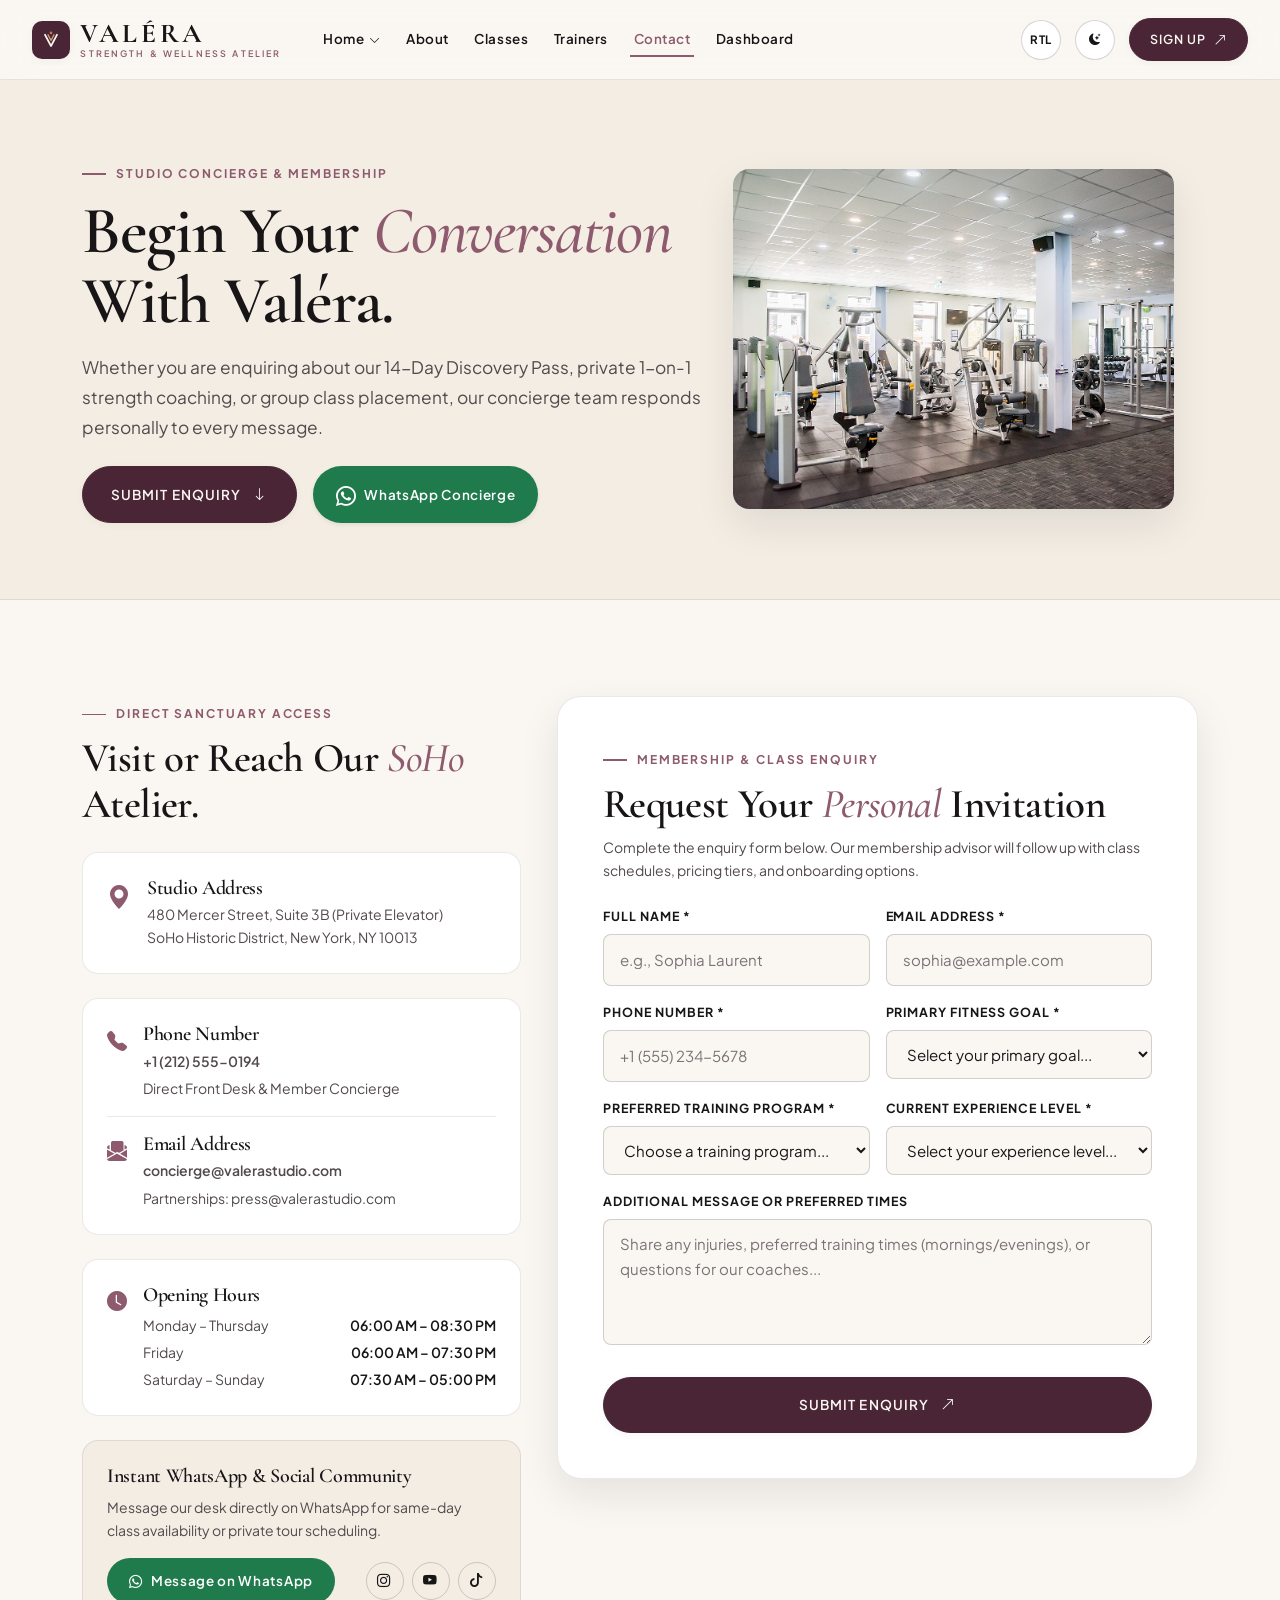
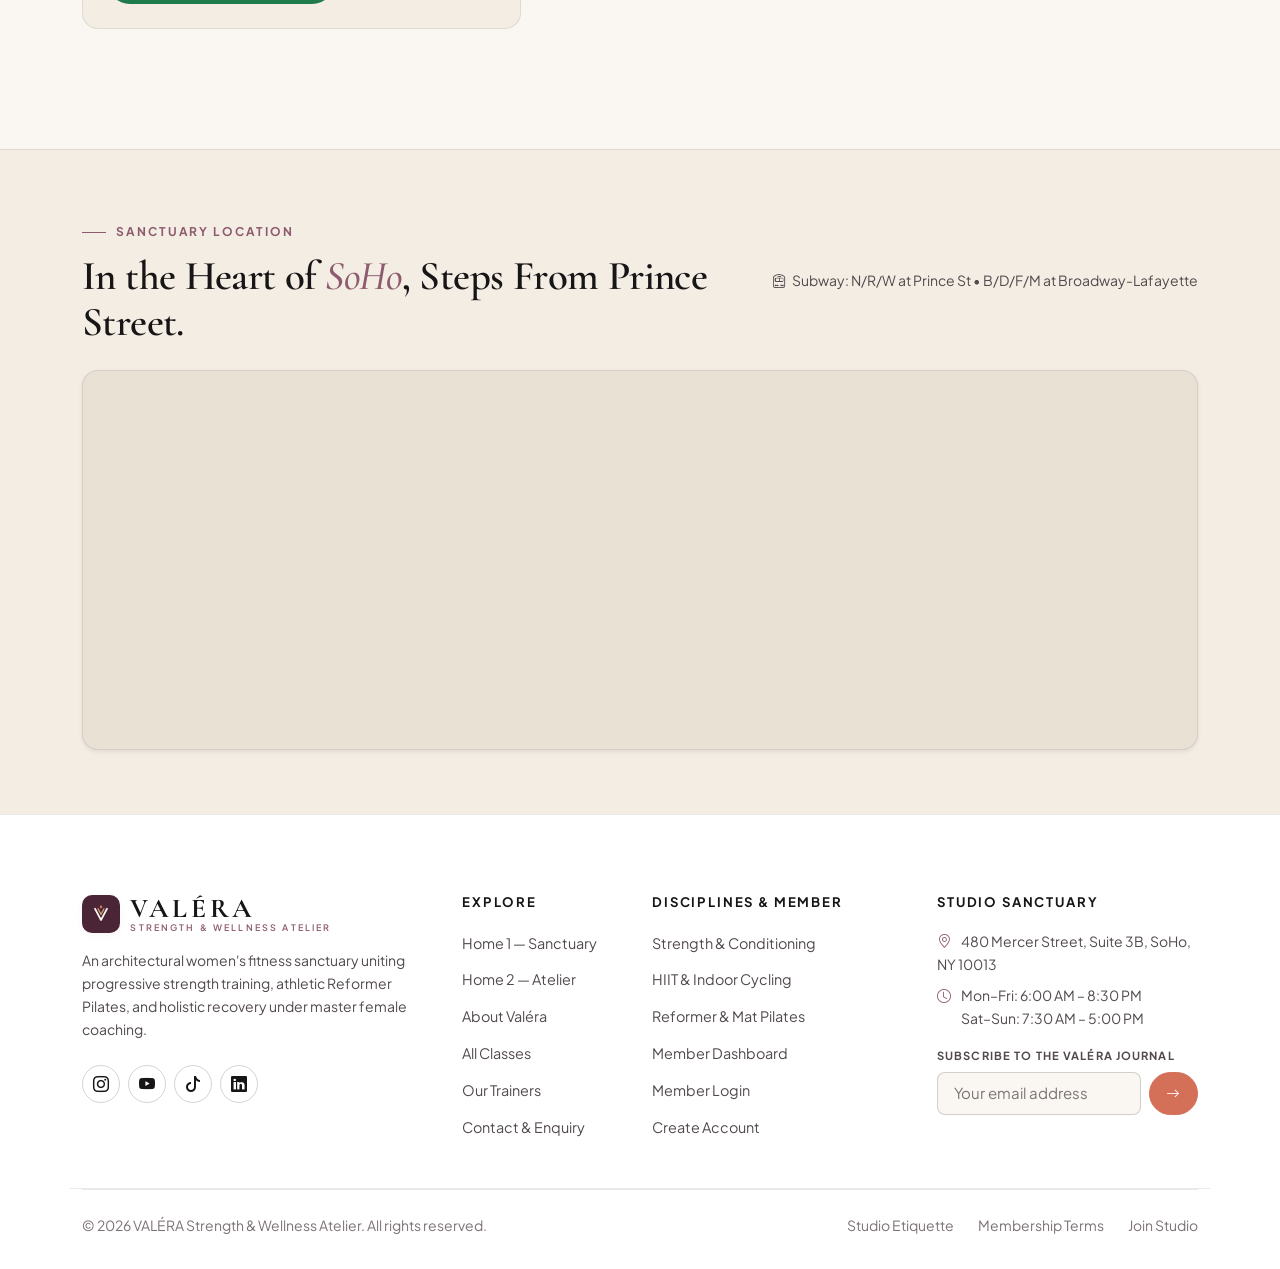
<file: contact.html>
<!DOCTYPE html>
<html lang="en" data-theme="light" dir="ltr">
<head>
  <meta charset="UTF-8" />
  <meta name="viewport" content="width=device-width, initial-scale=1.0" />
  <title>Contact &amp; Membership Enquiry | VALÉRA Women's Studio</title>
  <meta name="description" content="Connect with the Valéra Studio Concierge. Book a private tour, enquire about memberships, or schedule your 1-on-1 women's strength assessment." />
  <link rel="icon" type="image/svg+xml" href="assets/images/favicon.svg" />

  <!-- Prevent Flash of Unstyled Theme & Direction -->
  <script>
    (function() {
      try {
        var saved = localStorage.getItem('valera_theme_preference') || 'light';
        var dir = localStorage.getItem('valera_dir_preference') || 'ltr';
        document.documentElement.setAttribute('data-theme', saved);
        document.documentElement.setAttribute('dir', dir);
      } catch (e) {}
    })();
  </script>

  <!-- Google Fonts -->
  <link rel="preconnect" href="https://fonts.googleapis.com" />
  <link rel="preconnect" href="https://fonts.gstatic.com" crossorigin />
  <link href="https://fonts.googleapis.com/css2?family=Cormorant+Garamond:ital,wght@0,500;0,600;0,700;1,500;1,600&family=Plus+Jakarta+Sans:wght@400;500;600;700&display=swap" rel="stylesheet" />

  <!-- Bootstrap 5.3 CSS & Bootstrap Icons -->
  <link href="https://cdn.jsdelivr.net/npm/bootstrap@5.3.3/dist/css/bootstrap.min.css" rel="stylesheet" />
  <link href="https://cdn.jsdelivr.net/npm/bootstrap-icons@1.11.3/font/bootstrap-icons.min.css" rel="stylesheet" />

  <!-- Custom Design System Stylesheet -->
  <link rel="stylesheet" href="assets/css/style.css" />
</head>
<body>

  <!-- ========================================================================
       MANDATORY STICKY NAVIGATION BAR
       ======================================================================== -->
  <header class="valera-navbar" role="banner">
    <div class="container-fluid">
      <a href="index.html" class="navbar-brand-valera" aria-label="Valéra Home">
        <span class="brand-icon-mark" aria-hidden="true">
          <svg viewBox="0 0 64 64" fill="none" xmlns="http://www.w3.org/2000/svg">
            <path d="M16 18L32 48L48 18" stroke="#FAF7F2" stroke-width="4.5" stroke-linecap="round" stroke-linejoin="round"/>
            <path d="M24 18L32 33L40 18" stroke="#C8A273" stroke-width="3.5" stroke-linecap="round" stroke-linejoin="round"/>
            <circle cx="32" cy="13" r="3.5" fill="#D46F58"/>
          </svg>
        </span>
        <span class="brand-text-stack">
          <span class="brand-title">VALÉRA</span>
          <span class="brand-subtitle">Strength &amp; Wellness Atelier</span>
        </span>
      </a>

      <div class="d-flex align-items-center gap-2 d-lg-none">
        <button type="button" class="theme-toggle-btn rtl-toggle-btn" data-rtl-toggle aria-label="Toggle RTL direction" aria-pressed="false">RTL</button>
        <button type="button" class="theme-toggle-btn" data-theme-toggle aria-label="Switch theme">
          <i class="bi bi-moon-stars-fill"></i>
        </button>
        <button type="button" class="valera-hamburger" id="valeraHamburger" aria-label="Toggle navigation" aria-expanded="false" aria-controls="valeraNavCollapse">
          <i class="bi bi-list fs-4"></i>
        </button>
      </div>

      <nav class="valera-nav-collapse" id="valeraNavCollapse" aria-label="Main Navigation">
        <ul class="valera-nav-menu">
          <li class="valera-nav-item valera-dropdown">
            <button type="button" class="valera-nav-link valera-dropdown-toggle" aria-expanded="false">
              <span>Home</span>
              <i class="bi bi-chevron-down dropdown-SingleChevron"></i>
            </button>
            <ul class="valera-dropdown-menu" aria-label="Home variations">
              <li>
                <a href="index.html" class="valera-dropdown-item">
                  <span class="item-title">Home 1 — Sanctuary Flagship <i class="bi bi-arrow-up-right"></i></span>
                  <span class="item-desc">Cinematic strength &amp; athletic club experience</span>
                </a>
              </li>
              <li>
                <a href="home-2.html" class="valera-dropdown-item">
                  <span class="item-title">Home 2 — Editorial Atelier <i class="bi bi-arrow-up-right"></i></span>
                  <span class="item-desc">Lifestyle movement, pilates &amp; member chronicle</span>
                </a>
              </li>
            </ul>
          </li>

          <li class="valera-nav-item"><a href="about.html" class="valera-nav-link">About</a></li>
          <li class="valera-nav-item"><a href="classes.html" class="valera-nav-link">Classes</a></li>
          <li class="valera-nav-item"><a href="trainers.html" class="valera-nav-link">Trainers</a></li>
          <li class="valera-nav-item"><a href="contact.html" class="valera-nav-link active">Contact</a></li>
          <li class="valera-nav-item"><a href="dashboard.html" class="valera-nav-link">Dashboard</a></li>
        </ul>

        <div class="valera-nav-actions d-none d-lg-flex">
          <button type="button" class="theme-toggle-btn rtl-toggle-btn" data-rtl-toggle aria-label="Toggle RTL direction" aria-pressed="false">RTL</button>
          <button type="button" class="theme-toggle-btn" data-theme-toggle aria-label="Switch theme">
            <i class="bi bi-moon-stars-fill"></i>
          </button>
          <a href="signup.html" class="btn-valera-primary btn-nav-join">
            Sign Up <i class="bi bi-arrow-up-right"></i>
          </a>
        </div>

        <div class="valera-nav-actions-mobile d-lg-none">
          <a href="signup.html" class="btn-valera-primary w-100">
            Sign Up <i class="bi bi-arrow-up-right"></i>
          </a>
        </div>
      </nav>
    </div>
  </header>

  <main>
    <!-- ======================================================================
         1. UNIFORM NON-HOME PAGE HERO (.page-hero-valera)
         ====================================================================== -->
    <section class="page-hero-valera">
      <div class="container">
        <div class="row align-items-center gy-4">
          <div class="col-lg-7">
            <span class="eyebrow" data-gsap-hero>Studio Concierge &amp; Membership</span>
            <h1 class="display-xl mb-3" data-gsap-hero>
              Begin Your <span class="italic-accent">Conversation</span> With Valéra.
            </h1>
            <p class="lead-editorial mb-4" data-gsap-hero>
              Whether you are enquiring about our 14-Day Discovery Pass, private 1-on-1 strength coaching, or group class placement, our concierge team responds personally to every message.
            </p>
            <div class="d-flex flex-wrap gap-3" data-gsap-hero>
              <a href="#enquiry-form" class="btn-valera-primary">
                Submit Enquiry <i class="bi bi-arrow-down ms-1"></i>
              </a>
              <a href="https://wa.me/12125550194?text=Hello%20Val%C3%A9ra%20Concierge%2C%20I%20would%20like%20to%20enquire%20about%20studio%20membership%20and%20classes." target="_blank" rel="noopener noreferrer" class="whatsapp-pill shadow-sm">
                <i class="bi bi-whatsapp fs-5"></i> WhatsApp Concierge
              </a>
            </div>
          </div>
          <div class="col-lg-5">
            <div class="page-hero-img-box rounded-4 overflow-hidden shadow-md" data-gsap-hero>
              <img src="assets/images/fitness-center-interior.jpg" alt="Valéra Studio Member Concierge and Training Sanctuary" />
            </div>
          </div>
        </div>
      </div>
    </section>

    <!-- ======================================================================
         2. CONTACT DETAILS + MEMBERSHIP ENQUIRY FORM
         ====================================================================== -->
    <section id="enquiry-form" class="section-padding">
      <div class="container">
        <div class="row gy-5">
          <div class="col-lg-5 pe-lg-4">
            <span class="eyebrow">Direct Sanctuary Access</span>
            <h2 class="display-md mb-4">Visit or Reach Our <span class="italic-accent">SoHo</span> Atelier.</h2>

            <div class="row g-4 mb-4 justify-content-center">
              <div class="col-md-6 col-lg-12">
                <div class="p-4 rounded-4 bg-editorial-surface border h-100" style="border-color: var(--border-subtle) !important;">
                  <div class="d-flex align-items-start gap-3">
                    <i class="bi bi-geo-alt-fill fs-4" style="color: var(--brand-mauve);"></i>
                    <div>
                      <h3 class="h5 display-font mb-1">Studio Address</h3>
                      <p class="small text-secondary mb-0">
                        480 Mercer Street, Suite 3B (Private Elevator)<br />
                        SoHo Historic District, New York, NY 10013
                      </p>
                    </div>
                  </div>
                </div>
              </div>

              <div class="col-md-6 col-lg-12">
                <div class="p-4 rounded-4 bg-editorial-surface border h-100" style="border-color: var(--border-subtle) !important;">
                  <div class="d-flex align-items-start gap-3 mb-3 pb-3 border-bottom" style="border-color: var(--border-subtle) !important;">
                    <i class="bi bi-telephone-fill fs-5" style="color: var(--brand-mauve);"></i>
                    <div>
                      <h3 class="h5 display-font mb-1">Phone Number</h3>
                      <a href="tel:+12125550194" class="d-block small fw-semibold text-secondary mb-1">+1 (212) 555-0194</a>
                      <p class="small text-secondary mb-0">Direct Front Desk &amp; Member Concierge</p>
                    </div>
                  </div>
                  <div class="d-flex align-items-start gap-3">
                    <i class="bi bi-envelope-paper-fill fs-5" style="color: var(--brand-mauve);"></i>
                    <div>
                      <h3 class="h5 display-font mb-1">Email Address</h3>
                      <a href="mailto:concierge@valerastudio.com" class="d-block small fw-semibold text-secondary mb-1">concierge@valerastudio.com</a>
                      <p class="small text-secondary mb-0">Partnerships: press@valerastudio.com</p>
                    </div>
                  </div>
                </div>
              </div>

              <div class="col-md-6 col-lg-12">
                <div class="p-4 rounded-4 bg-editorial-surface border h-100" style="border-color: var(--border-subtle) !important;">
                  <div class="d-flex align-items-start gap-3">
                    <i class="bi bi-clock-fill fs-5" style="color: var(--brand-mauve);"></i>
                    <div class="w-100">
                      <h3 class="h5 display-font mb-2">Opening Hours</h3>
                      <div class="d-flex justify-content-between small text-secondary mb-1">
                        <span>Monday &ndash; Thursday</span>
                        <span class="fw-semibold text-primary">06:00 AM &ndash; 08:30 PM</span>
                      </div>
                      <div class="d-flex justify-content-between small text-secondary mb-1">
                        <span>Friday</span>
                        <span class="fw-semibold text-primary">06:00 AM &ndash; 07:30 PM</span>
                      </div>
                      <div class="d-flex justify-content-between small text-secondary">
                        <span>Saturday &ndash; Sunday</span>
                        <span class="fw-semibold text-primary">07:30 AM &ndash; 05:00 PM</span>
                      </div>
                    </div>
                  </div>
                </div>
              </div>

              <div class="col-md-6 col-lg-12">
                <div class="p-4 rounded-4 bg-editorial-secondary border h-100" style="border-color: var(--border-subtle) !important;">
                  <h3 class="h5 display-font mb-2">Instant WhatsApp &amp; Social Community</h3>
                  <p class="small text-secondary mb-3">
                    Message our desk directly on WhatsApp for same-day class availability or private tour scheduling.
                  </p>
                  <div class="d-flex flex-wrap align-items-center justify-content-between gap-3">
                    <a href="https://wa.me/12125550194" target="_blank" rel="noopener noreferrer" class="whatsapp-pill">
                      <i class="bi bi-whatsapp"></i> Message on WhatsApp
                    </a>
                    <div class="d-flex gap-2">
                      <a href="https://instagram.com" target="_blank" rel="noopener noreferrer" class="btn-valera-outline p-2 rounded-circle" style="width: 38px; height: 38px;" aria-label="Instagram"><i class="bi bi-instagram"></i></a>
                      <a href="https://youtube.com" target="_blank" rel="noopener noreferrer" class="btn-valera-outline p-2 rounded-circle" style="width: 38px; height: 38px;" aria-label="YouTube"><i class="bi bi-youtube"></i></a>
                      <a href="https://tiktok.com" target="_blank" rel="noopener noreferrer" class="btn-valera-outline p-2 rounded-circle" style="width: 38px; height: 38px;" aria-label="TikTok"><i class="bi bi-tiktok"></i></a>
                    </div>
                  </div>
                </div>
              </div>
            </div>
          </div>

          <div class="col-lg-7">
            <div class="form-card-valera">
              <span class="eyebrow">Membership &amp; Class Enquiry</span>
              <h2 class="display-md mb-2">Request Your <span class="italic-accent">Personal</span> Invitation</h2>
              <p class="small text-secondary mb-4">
                Complete the enquiry form below. Our membership advisor will follow up with class schedules, pricing tiers, and onboarding options.
              </p>

              <div id="contactFormSuccess" class="d-none p-4 rounded-4 mb-4 border" style="background-color: var(--brand-mauve-soft); border-color: var(--brand-mauve) !important;">
                <div class="d-flex align-items-start gap-3">
                  <i class="bi bi-check-circle-fill fs-3" style="color: var(--brand-mauve);"></i>
                  <div>
                    <h3 class="h4 display-font mb-1">Thank You, <span data-submitted-name>Member</span>!</h3>
                    <p class="small text-secondary mb-0">
                      Your membership and training enquiry has been validated. <em>(Note: This is a standalone frontend template demonstration; in production, this form connects to your studio CRM or email endpoint.)</em>
                    </p>
                  </div>
                </div>
              </div>

              <form id="valeraContactForm" novalidate>
                <div class="row g-3">
                  <div class="col-md-6">
                    <label for="contactName" class="form-label-valera">Full Name *</label>
                    <input type="text" id="contactName" class="form-control-valera" placeholder="e.g., Sophia Laurent" required />
                    <div class="invalid-feedback-valera">Please enter your full name (minimum 2 characters).</div>
                  </div>

                  <div class="col-md-6">
                    <label for="contactEmail" class="form-label-valera">Email Address *</label>
                    <input type="email" id="contactEmail" class="form-control-valera" placeholder="sophia@example.com" required />
                    <div class="invalid-feedback-valera">Please provide a valid email address.</div>
                  </div>

                  <div class="col-md-6">
                    <label for="contactPhone" class="form-label-valera">Phone Number *</label>
                    <input type="tel" id="contactPhone" class="form-control-valera" placeholder="+1 (555) 234-5678" required />
                    <div class="invalid-feedback-valera">Please enter a valid contact phone number.</div>
                  </div>

                  <div class="col-md-6">
                    <label for="contactGoal" class="form-label-valera">Primary Fitness Goal *</label>
                    <select id="contactGoal" class="form-select-valera" required>
                      <option value="">Select your primary goal...</option>
                      <option value="Build Lean Strength & Muscle Tone">Build Lean Strength &amp; Muscle Tone</option>
                      <option value="Core Stability, Posture & Pilates">Core Stability, Posture &amp; Pilates</option>
                      <option value="Begin My Fitness Journey Safely">Begin My Fitness Journey Safely</option>
                      <option value="Cardiovascular Stamina & Energy">Cardiovascular Stamina &amp; Energy</option>
                      <option value="Pre/Postnatal Strength & Recovery">Pre/Postnatal Strength &amp; Recovery</option>
                      <option value="Flexibility, Mobility & Stress Relief">Flexibility, Mobility &amp; Stress Relief</option>
                    </select>
                    <div class="invalid-feedback-valera">Please select your primary fitness goal.</div>
                  </div>

                  <div class="col-md-6">
                    <label for="contactProgram" class="form-label-valera">Preferred Training Program *</label>
                    <select id="contactProgram" class="form-select-valera" required>
                      <option value="">Choose a training program...</option>
                      <option value="Strength & Conditioning">Strength &amp; Conditioning (Group)</option>
                      <option value="Cardio & Movement">Cardio &amp; Movement (HIIT / Cycle / Dance)</option>
                      <option value="Mind & Body">Mind &amp; Body (Reformer Pilates / Yoga / Recovery)</option>
                      <option value="Personal Training">1-on-1 Personal Training</option>
                      <option value="14-Day All-Access Discovery Pass">14-Day All-Access Discovery Pass</option>
                    </select>
                    <div class="invalid-feedback-valera">Please select your preferred training program.</div>
                  </div>

                  <div class="col-md-6">
                    <label for="contactLevel" class="form-label-valera">Current Experience Level *</label>
                    <select id="contactLevel" class="form-select-valera" required>
                      <option value="">Select your experience level...</option>
                      <option value="Beginner (New to structured training)">Beginner (New to structured training)</option>
                      <option value="Intermediate (Train 1-3x per week)">Intermediate (Train 1&ndash;3x per week)</option>
                      <option value="Advanced (Experienced lifter / athlete)">Advanced (Experienced lifter / athlete)</option>
                      <option value="Returning after a hiatus or post-partum">Returning after a hiatus or post-partum</option>
                    </select>
                    <div class="invalid-feedback-valera">Please select your current experience level.</div>
                  </div>

                  <div class="col-12">
                    <label for="contactMessage" class="form-label-valera">Additional Message or Preferred Times</label>
                    <textarea id="contactMessage" rows="4" class="form-control-valera" placeholder="Share any injuries, preferred training times (mornings/evenings), or questions for our coaches..."></textarea>
                  </div>

                  <div class="col-12 pt-2">
                    <button type="submit" class="btn-valera-primary w-100 py-3">
                      Submit Enquiry <i class="bi bi-arrow-up-right ms-1"></i>
                    </button>
                  </div>
                </div>
              </form>
            </div>
          </div>
        </div>
      </div>
    </section>

    <!-- ======================================================================
         3. STUDIO MAP & LOCATION SECTION
         ====================================================================== -->
    <section class="section-padding-sm bg-editorial-secondary border-top" style="border-color: var(--border-subtle) !important;">
      <div class="container">
        <div class="row align-items-center gy-4 mb-4">
          <div class="col-lg-7">
            <span class="eyebrow">Sanctuary Location</span>
            <h2 class="display-md mb-0">In the Heart of <span class="italic-accent">SoHo</span>, Steps From Prince Street.</h2>
          </div>
          <div class="col-lg-5 text-lg-end">
            <span class="small text-secondary"><i class="bi bi-train-front me-1"></i> Subway: N/R/W at Prince St &bull; B/D/F/M at Broadway-Lafayette</span>
          </div>
        </div>

        <div class="rounded-4 overflow-hidden border shadow-sm position-relative" style="border-color: var(--border-subtle) !important; height: 380px; background-color: var(--bg-tertiary);">
          <iframe
            title="Valéra Studio SoHo Location Map"
            src="https://www.openstreetmap.org/export/embed.html?bbox=-74.0045%2C40.7215%2C-73.9945%2C40.7275&amp;layer=mapnik&amp;marker=40.7245%2C-73.9995"
            style="width: 100%; height: 100%; border: 0; filter: grayscale(0.25) contrast(1.02);"
            loading="lazy">
          </iframe>
        </div>
      </div>
    </section>
  </main>

  <!-- ========================================================================
       PROFESSIONAL MULTI-COLUMN FOOTER (WHITE IN LIGHT MODE)
       ======================================================================== -->
  <footer class="valera-footer" role="contentinfo">
    <div class="container">
      <div class="row gy-5 pb-5 footer-top-divider">
        <div class="col-lg-4 col-md-6">
          <a href="index.html" class="navbar-brand-valera mb-3">
            <span class="brand-icon-mark" aria-hidden="true">
              <svg viewBox="0 0 64 64" fill="none" xmlns="http://www.w3.org/2000/svg">
                <path d="M16 18L32 48L48 18" stroke="#FAF7F2" stroke-width="4.5" stroke-linecap="round" stroke-linejoin="round"/>
                <path d="M24 18L32 33L40 18" stroke="#C8A273" stroke-width="3.5" stroke-linecap="round" stroke-linejoin="round"/>
                <circle cx="32" cy="13" r="3.5" fill="#D46F58"/>
              </svg>
            </span>
            <span class="brand-text-stack">
              <span class="brand-title">VALÉRA</span>
              <span class="brand-subtitle">Strength &amp; Wellness Atelier</span>
            </span>
          </a>
          <p class="small mb-4 footer-muted-text" style="max-width: 340px;">
            An architectural women's fitness sanctuary uniting progressive strength training, athletic Reformer Pilates, and holistic recovery under master female coaching.
          </p>
          <div class="d-flex gap-2">
            <a href="https://instagram.com" target="_blank" rel="noopener noreferrer" class="social-circle-link" aria-label="Instagram"><i class="bi bi-instagram"></i></a>
            <a href="https://youtube.com" target="_blank" rel="noopener noreferrer" class="social-circle-link" aria-label="YouTube"><i class="bi bi-youtube"></i></a>
            <a href="https://tiktok.com" target="_blank" rel="noopener noreferrer" class="social-circle-link" aria-label="TikTok"><i class="bi bi-tiktok"></i></a>
            <a href="https://linkedin.com" target="_blank" rel="noopener noreferrer" class="social-circle-link" aria-label="LinkedIn"><i class="bi bi-linkedin"></i></a>
          </div>
        </div>

        <div class="col-lg-2 col-md-6 col-6">
          <h4>Explore</h4>
          <ul class="footer-links">
            <li><a href="index.html">Home 1 — Sanctuary</a></li>
            <li><a href="home-2.html">Home 2 — Atelier</a></li>
            <li><a href="about.html">About Valéra</a></li>
            <li><a href="classes.html">All Classes</a></li>
            <li><a href="trainers.html">Our Trainers</a></li>
            <li><a href="contact.html">Contact &amp; Enquiry</a></li>
          </ul>
        </div>

        <div class="col-lg-3 col-md-6 col-6">
          <h4>Disciplines &amp; Member</h4>
          <ul class="footer-links">
            <li><a href="classes.html#strength-section">Strength &amp; Conditioning</a></li>
            <li><a href="classes.html#cardio-section">HIIT &amp; Indoor Cycling</a></li>
            <li><a href="classes.html#mindbody-section">Reformer &amp; Mat Pilates</a></li>
            <li><a href="dashboard.html">Member Dashboard</a></li>
            <li><a href="login.html">Member Login</a></li>
            <li><a href="signup.html">Create Account</a></li>
          </ul>
        </div>

        <div class="col-lg-3 col-md-6">
          <h4>Studio Sanctuary</h4>
          <p class="small mb-2 footer-muted-text">
            <i class="bi bi-geo-alt me-2" style="color: var(--brand-mauve);"></i> 480 Mercer Street, Suite 3B, SoHo, NY 10013
          </p>
          <p class="small mb-3 footer-muted-text">
            <i class="bi bi-clock me-2" style="color: var(--brand-mauve);"></i> Mon–Fri: 6:00 AM – 8:30 PM<br />
            <span class="ms-4">Sat–Sun: 7:30 AM – 5:00 PM</span>
          </p>
          <form class="valera-newsletter-form mt-3" novalidate>
            <label for="footerEmail6" class="small text-uppercase tracking-wider d-block mb-2 fw-bold" style="font-size: 0.7rem; letter-spacing: 0.1em;">Subscribe to The Valéra Journal</label>
            <div class="d-flex gap-2">
              <input type="email" id="footerEmail6" class="form-control-valera py-2 px-3 small" placeholder="Your email address" required />
              <button type="submit" class="btn-valera-coral py-2 px-3" aria-label="Subscribe"><i class="bi bi-arrow-right"></i></button>
            </div>
            <div class="newsletter-feedback small mt-2 d-none" style="color: var(--brand-mauve);"></div>
          </form>
        </div>
      </div>

      <div class="pt-4 d-flex flex-column flex-sm-row justify-content-between align-items-center gap-2 small footer-bottom-bar">
        <div>&copy; 2026 VALÉRA Strength &amp; Wellness Atelier. All rights reserved.</div>
        <div class="d-flex gap-4">
          <a href="about.html" class="text-reset">Studio Etiquette</a>
          <a href="contact.html" class="text-reset">Membership Terms</a>
          <a href="signup.html" class="text-reset">Join Studio</a>
        </div>
      </div>
    </div>
  </footer>

  <!-- Back to Top Button -->
  <button type="button" class="back-to-top-btn" id="valeraBackToTop" aria-label="Back to top">
    <i class="bi bi-arrow-up"></i>
  </button>

  <script src="https://cdn.jsdelivr.net/npm/bootstrap@5.3.3/dist/js/bootstrap.bundle.min.js"></script>
  <script src="https://cdnjs.cloudflare.com/ajax/libs/gsap/3.12.5/gsap.min.js"></script>
  <script src="assets/js/main.js"></script>
</body>
</html>
</file>
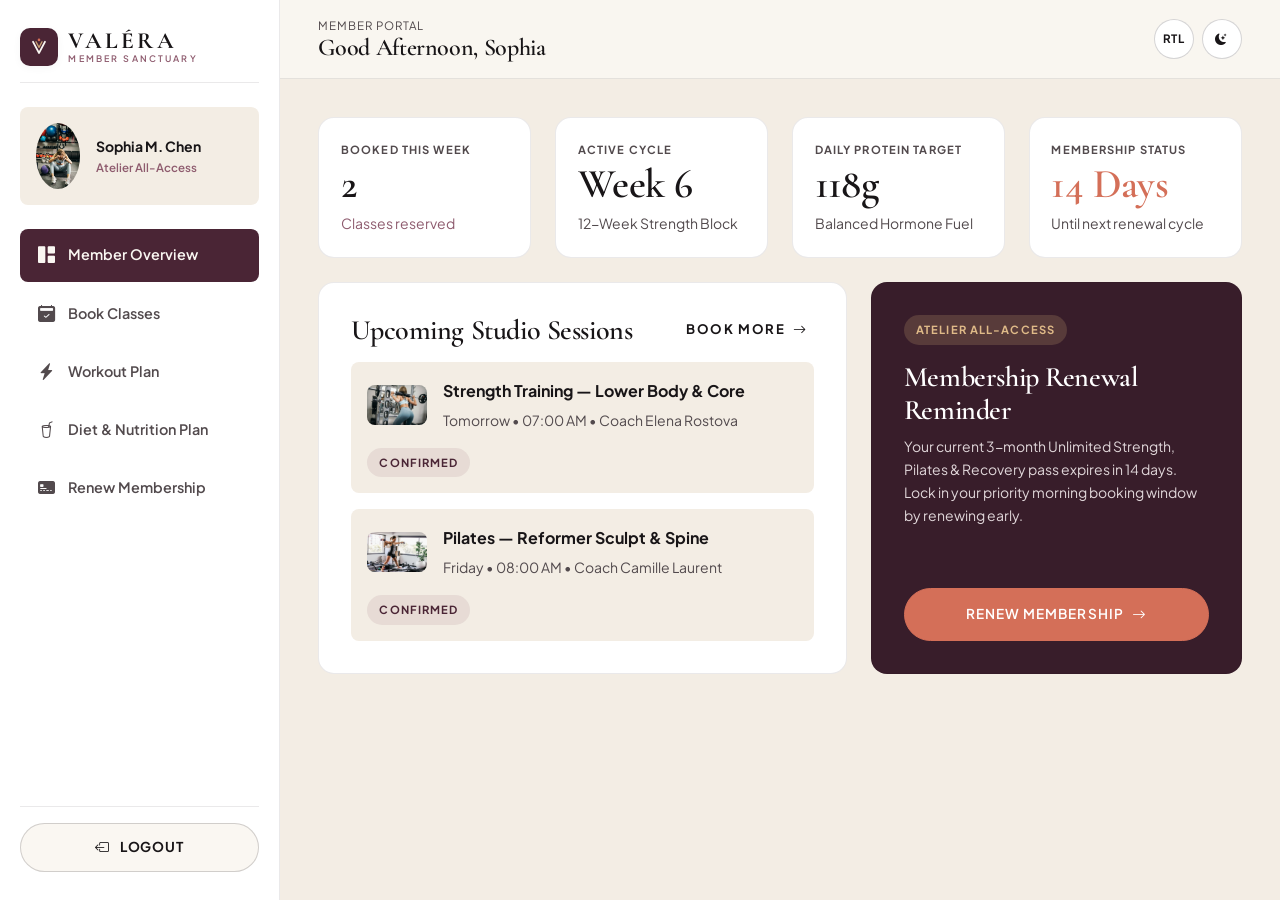
<file: dashboard.html>
<!DOCTYPE html>
<html lang="en" data-theme="light" dir="ltr">
<head>
  <meta charset="UTF-8" />
  <meta name="viewport" content="width=device-width, initial-scale=1.0" />
  <title>Member Dashboard | VALÉRA Strength &amp; Wellness Atelier</title>
  <meta name="description" content="Valéra Member Dashboard for booking studio classes, viewing personalized workout and diet plans, and renewing your studio membership." />
  <link rel="icon" type="image/svg+xml" href="assets/images/favicon.svg" />

  <!-- Prevent Flash of Unstyled Theme & Direction -->
  <script>
    (function() {
      try {
        var saved = localStorage.getItem('valera_theme_preference') || 'light';
        var dir = localStorage.getItem('valera_dir_preference') || 'ltr';
        document.documentElement.setAttribute('data-theme', saved);
        document.documentElement.setAttribute('dir', dir);
      } catch (e) {}
    })();
  </script>

  <!-- Google Fonts -->
  <link rel="preconnect" href="https://fonts.googleapis.com" />
  <link rel="preconnect" href="https://fonts.gstatic.com" crossorigin />
  <link href="https://fonts.googleapis.com/css2?family=Cormorant+Garamond:ital,wght@0,500;0,600;0,700;1,500;1,600&family=Plus+Jakarta+Sans:wght@400;500;600;700&display=swap" rel="stylesheet" />

  <!-- Bootstrap 5.3 CSS & Bootstrap Icons -->
  <link href="https://cdn.jsdelivr.net/npm/bootstrap@5.3.3/dist/css/bootstrap.min.css" rel="stylesheet" />
  <link href="https://cdn.jsdelivr.net/npm/bootstrap-icons@1.11.3/font/bootstrap-icons.min.css" rel="stylesheet" />

  <!-- Custom Design System Stylesheet -->
  <link rel="stylesheet" href="assets/css/style.css" />
</head>
<body class="dashboard-page">

  <div class="dashboard-backdrop" id="dashBackdrop"></div>

  <div class="dashboard-shell">
    <!-- ======================================================================
         FULL-HEIGHT LEFT SIDE MENU (TOP TO BOTTOM WITH LOGOUT BUTTON)
         ====================================================================== -->
    <aside class="dashboard-sidebar" id="dashSidebar" aria-label="Member Dashboard Menu">
      <div>
        <!-- Sidebar Top Brand + Mobile Close -->
        <div class="d-flex align-items-center justify-content-between mb-4 pb-3 border-bottom" style="border-color: var(--border-subtle) !important;">
          <a href="index.html" class="navbar-brand-valera" aria-label="Valéra Home">
            <span class="brand-icon-mark" aria-hidden="true">
              <svg viewBox="0 0 64 64" fill="none" xmlns="http://www.w3.org/2000/svg">
                <path d="M16 18L32 48L48 18" stroke="#FAF7F2" stroke-width="4.5" stroke-linecap="round" stroke-linejoin="round"/>
                <path d="M24 18L32 33L40 18" stroke="#C8A273" stroke-width="3.5" stroke-linecap="round" stroke-linejoin="round"/>
                <circle cx="32" cy="13" r="3.5" fill="#D46F58"/>
              </svg>
            </span>
            <span class="brand-text-stack">
              <span class="brand-title" style="font-size: 1.45rem;">VALÉRA</span>
              <span class="brand-subtitle">Member Sanctuary</span>
            </span>
          </a>
          <button type="button" class="btn-close d-xl-none" id="dashMobileClose" aria-label="Close menu"></button>
        </div>

        <!-- Sidebar Member Pill -->
        <div class="p-3 rounded-3 bg-editorial-secondary mb-4 d-flex align-items-center gap-3">
          <img src="assets/images/woman-trainer-portrait.jpg" alt="Sophia Chen" class="rounded-circle object-fit-cover" width="44" height="44" />
          <div class="min-w-0">
            <strong class="d-block small text-truncate">Sophia M. Chen</strong>
            <span class="d-block" style="font-size: 0.72rem; color: var(--brand-mauve); font-weight: 600;">Atelier All-Access</span>
          </div>
        </div>

        <!-- Sidebar Navigation -->
        <ul class="dash-nav-list">
          <li>
            <button type="button" class="dash-nav-btn active" data-dash-section="overview">
              <i class="bi bi-grid-1x2-fill"></i>
              <span>Member Overview</span>
            </button>
          </li>
          <li>
            <button type="button" class="dash-nav-btn" data-dash-section="book">
              <i class="bi bi-calendar2-check-fill"></i>
              <span>Book Classes</span>
            </button>
          </li>
          <li>
            <button type="button" class="dash-nav-btn" data-dash-section="workout">
              <i class="bi bi-lightning-charge-fill"></i>
              <span>Workout Plan</span>
            </button>
          </li>
          <li>
            <button type="button" class="dash-nav-btn" data-dash-section="diet">
              <i class="bi bi-cup-straw"></i>
              <span>Diet &amp; Nutrition Plan</span>
            </button>
          </li>
          <li>
            <button type="button" class="dash-nav-btn" data-dash-section="membership">
              <i class="bi bi-credit-card-2-front-fill"></i>
              <span>Renew Membership</span>
            </button>
          </li>
        </ul>
      </div>

      <!-- Bottom Logout Button -->
      <div class="pt-3 border-top" style="border-color: var(--border-subtle) !important;">
        <a href="login.html" class="dash-logout-btn">
          <i class="bi bi-box-arrow-left"></i>
          <span>Logout</span>
        </a>
      </div>
    </aside>

    <!-- ======================================================================
         MAIN DASHBOARD WORKSPACE
         ====================================================================== -->
    <div class="dashboard-main">
      <!-- Top Bar -->
      <header class="dashboard-topbar">
        <div class="d-flex align-items-center gap-3">
          <button type="button" class="valera-hamburger d-inline-flex d-xl-none" id="dashMobileOpen" aria-label="Open dashboard menu">
            <i class="bi bi-list fs-4"></i>
          </button>
          <div>
            <span class="small text-secondary d-block" style="font-size: 0.72rem; letter-spacing: 0.08em; text-transform: uppercase;">Member Portal</span>
            <h1 class="h4 display-font mb-0">Good Afternoon, Sophia</h1>
          </div>
        </div>

        <div class="d-flex align-items-center gap-2">
          <button type="button" class="theme-toggle-btn rtl-toggle-btn" data-rtl-toggle aria-label="Toggle RTL direction" aria-pressed="false">RTL</button>
          <button type="button" class="theme-toggle-btn" data-theme-toggle aria-label="Switch theme">
            <i class="bi bi-moon-stars-fill"></i>
          </button>
        </div>
      </header>

      <div class="dashboard-content">
        <!-- ================================================================
             PANEL 1: OVERVIEW
             ================================================================ -->
        <section data-dash-panel="overview">
          <!-- KPI Row -->
          <div class="row g-4 mb-4 justify-content-center">
            <div class="col-xl-3 col-md-6 col-sm-6">
              <div class="dash-stat-card">
                <span class="d-block small text-secondary text-uppercase fw-bold" style="font-size: 0.7rem; letter-spacing: 0.1em;">Booked This Week</span>
                <div class="display-md display-font mt-1 mb-1" id="dashBookedCount">2</div>
                <p class="small mb-0" style="color: var(--brand-mauve);">Classes reserved</p>
              </div>
            </div>
            <div class="col-xl-3 col-md-6 col-sm-6">
              <div class="dash-stat-card">
                <span class="d-block small text-secondary text-uppercase fw-bold" style="font-size: 0.7rem; letter-spacing: 0.1em;">Active Cycle</span>
                <div class="display-md display-font mt-1 mb-1">Week 6</div>
                <p class="small text-secondary mb-0">12-Week Strength Block</p>
              </div>
            </div>
            <div class="col-xl-3 col-md-6 col-sm-6">
              <div class="dash-stat-card">
                <span class="d-block small text-secondary text-uppercase fw-bold" style="font-size: 0.7rem; letter-spacing: 0.1em;">Daily Protein Target</span>
                <div class="display-md display-font mt-1 mb-1">118g</div>
                <p class="small text-secondary mb-0">Balanced Hormone Fuel</p>
              </div>
            </div>
            <div class="col-xl-3 col-md-6 col-sm-6">
              <div class="dash-stat-card">
                <span class="d-block small text-secondary text-uppercase fw-bold" style="font-size: 0.7rem; letter-spacing: 0.1em;">Membership Status</span>
                <div class="display-md display-font mt-1 mb-1" style="color: var(--accent-coral);">14 Days</div>
                <p class="small text-secondary mb-0">Until next renewal cycle</p>
              </div>
            </div>
          </div>

          <div class="row g-4 align-items-stretch">
            <!-- Quick Jump: Today's Focus -->
            <div class="col-xl-7 col-md-6">
              <div class="dash-panel-card h-100">
                <div class="d-flex justify-content-between align-items-center mb-3">
                  <h2 class="h3 display-font mb-0">Upcoming Studio Sessions</h2>
                  <button type="button" class="link-editorial bg-transparent border-0" data-dash-section="book">Book More <i class="bi bi-arrow-right"></i></button>
                </div>

                <div class="d-flex flex-column gap-3">
                  <div class="p-3 rounded-3 bg-editorial-secondary d-flex flex-wrap align-items-center justify-content-between gap-3">
                    <div class="d-flex align-items-center gap-3">
                      <img src="assets/images/woman-barbell-squat.jpg" alt="Strength Training" class="rounded-3 object-fit-cover" width="60" height="60" />
                      <div>
                        <strong class="d-block mb-1">Strength Training — Lower Body &amp; Core</strong>
                        <p class="small text-secondary mb-0">Tomorrow &bull; 07:00 AM &bull; Coach Elena Rostova</p>
                      </div>
                    </div>
                    <span class="badge-valera">Confirmed</span>
                  </div>

                  <div class="p-3 rounded-3 bg-editorial-secondary d-flex flex-wrap align-items-center justify-content-between gap-3">
                    <div class="d-flex align-items-center gap-3">
                      <img src="assets/images/woman-pilates-reformer.jpg" alt="Pilates Reformer" class="rounded-3 object-fit-cover" width="60" height="60" />
                      <div>
                        <strong class="d-block mb-1">Pilates — Reformer Sculpt &amp; Spine</strong>
                        <p class="small text-secondary mb-0">Friday &bull; 08:00 AM &bull; Coach Camille Laurent</p>
                      </div>
                    </div>
                    <span class="badge-valera">Confirmed</span>
                  </div>
                </div>
              </div>
            </div>

            <!-- Quick Membership Card -->
            <div class="col-xl-5 col-md-6">
              <div class="dash-panel-card h-100 d-flex flex-column justify-content-between" style="background-color: var(--bg-plum-section); color: #FAF7F2;">
                <div>
                  <span class="badge-valera mb-3" style="background: rgba(200,162,115,0.22); color: #DFBA88;">Atelier All-Access</span>
                  <h2 class="display-sm text-white mb-2">Membership Renewal Reminder</h2>
                  <p class="small mb-4" style="color: #E0D6D9;">
                    Your current 3-month Unlimited Strength, Pilates &amp; Recovery pass expires in 14 days. Lock in your priority morning booking window by renewing early.
                  </p>
                </div>
                <button type="button" class="btn-valera-coral w-100" data-dash-section="membership">
                  Renew Membership <i class="bi bi-arrow-right"></i>
                </button>
              </div>
            </div>
          </div>
        </section>

        <!-- ================================================================
             PANEL 2: BOOK CLASSES
             ================================================================ -->
        <section data-dash-panel="book" class="d-none">
          <div class="dash-panel-card">
            <div class="d-flex flex-wrap justify-content-between align-items-center gap-3 mb-4">
              <div>
                <span class="eyebrow mb-1">Live Studio Reservations</span>
                <h2 class="display-md mb-0">Book Your Upcoming <span class="italic-accent">Classes</span></h2>
              </div>
              <span class="small text-secondary">Interactive frontend demo &mdash; click to reserve or release spots</span>
            </div>

            <div class="row g-4 justify-content-center">
              <div class="col-md-6">
                <div class="p-3 rounded-4 border bg-editorial-secondary h-100 d-flex flex-column justify-content-between" style="border-color: var(--border-subtle) !important;">
                  <div class="d-flex gap-3 mb-3">
                    <img src="assets/images/woman-barbell-squat.jpg" alt="Strength Training" class="rounded-3 object-fit-cover flex-shrink-0" width="84" height="84" />
                    <div>
                      <span class="badge-valera mb-1">Strength</span>
                      <span class="d-block small text-secondary mb-1">Thu &bull; 07:00 AM (50m)</span>
                      <h3 class="h4 display-font mb-1">Strength Training</h3>
                      <p class="small text-secondary mb-0">Coach Elena Rostova &bull; 3 spots remaining</p>
                    </div>
                  </div>
                  <button type="button" class="btn-valera-outline w-100 py-2 is-booked" data-book-class>
                    <i class="bi bi-check2-circle me-1"></i> Booked (Cancel)
                  </button>
                </div>
              </div>

              <div class="col-md-6">
                <div class="p-3 rounded-4 border bg-editorial-secondary h-100 d-flex flex-column justify-content-between" style="border-color: var(--border-subtle) !important;">
                  <div class="d-flex gap-3 mb-3">
                    <img src="assets/images/woman-pilates-reformer.jpg" alt="Pilates" class="rounded-3 object-fit-cover flex-shrink-0" width="84" height="84" />
                    <div>
                      <span class="badge-valera mb-1">Mind &amp; Body</span>
                      <span class="d-block small text-secondary mb-1">Fri &bull; 08:00 AM (45m)</span>
                      <h3 class="h4 display-font mb-1">Pilates (Reformer Sculpt)</h3>
                      <p class="small text-secondary mb-0">Coach Camille Laurent &bull; 2 spots remaining</p>
                    </div>
                  </div>
                  <button type="button" class="btn-valera-outline w-100 py-2 is-booked" data-book-class>
                    <i class="bi bi-check2-circle me-1"></i> Booked (Cancel)
                  </button>
                </div>
              </div>

              <div class="col-md-6">
                <div class="p-3 rounded-4 border bg-editorial-secondary h-100 d-flex flex-column justify-content-between" style="border-color: var(--border-subtle) !important;">
                  <div class="d-flex gap-3 mb-3">
                    <img src="assets/images/women-indoor-cycling.jpg" alt="Indoor Cycling" class="rounded-3 object-fit-cover flex-shrink-0" width="84" height="84" />
                    <div>
                      <span class="badge-valera mb-1">Cardio</span>
                      <span class="d-block small text-secondary mb-1">Fri &bull; 05:30 PM (45m)</span>
                      <h3 class="h4 display-font mb-1">Indoor Cycling</h3>
                      <p class="small text-secondary mb-0">Coach Zara Al-Mansoor &bull; 5 spots remaining</p>
                    </div>
                  </div>
                  <button type="button" class="btn-valera-primary w-100 py-2" data-book-class>
                    Book Spot <i class="bi bi-plus-lg ms-1"></i>
                  </button>
                </div>
              </div>

              <div class="col-md-6">
                <div class="p-3 rounded-4 border bg-editorial-secondary h-100 d-flex flex-column justify-content-between" style="border-color: var(--border-subtle) !important;">
                  <div class="d-flex gap-3 mb-3">
                    <img src="assets/images/women-yoga-group.jpg" alt="Yoga" class="rounded-3 object-fit-cover flex-shrink-0" width="84" height="84" />
                    <div>
                      <span class="badge-valera mb-1">Mind &amp; Body</span>
                      <span class="d-block small text-secondary mb-1">Sat &bull; 10:00 AM (55m)</span>
                      <h3 class="h4 display-font mb-1">Yoga &amp; Mobility Flow</h3>
                      <p class="small text-secondary mb-0">Coach Aria Vance &bull; 4 spots remaining</p>
                    </div>
                  </div>
                  <button type="button" class="btn-valera-primary w-100 py-2" data-book-class>
                    Book Spot <i class="bi bi-plus-lg ms-1"></i>
                  </button>
                </div>
              </div>
            </div>
          </div>
        </section>

        <!-- ================================================================
             PANEL 3: WORKOUT PLAN
             ================================================================ -->
        <section data-dash-panel="workout" class="d-none">
          <div class="dash-panel-card">
            <div class="d-flex flex-wrap justify-content-between align-items-center gap-3 mb-4">
              <div>
                <span class="eyebrow mb-1">Assigned by Coach Elena Rostova</span>
                <h2 class="display-md mb-0">Your 4-Day <span class="italic-accent">Workout</span> Split</h2>
              </div>
              <div class="filter-bar-valera" data-plan-tab-group="workout">
                <button type="button" class="filter-pill-btn active" data-plan-tab="day1">Day 1: Lower Strength</button>
                <button type="button" class="filter-pill-btn" data-plan-tab="day2">Day 2: Upper &amp; Core</button>
                <button type="button" class="filter-pill-btn" data-plan-tab="day3">Day 3: Pilates &amp; Mobility</button>
              </div>
            </div>

            <!-- Day 1 -->
            <div data-plan-content-group="workout" data-plan-content="day1">
              <div class="schedule-table-wrapper">
                <table class="table-valera-schedule">
                  <thead>
                    <tr>
                      <th>Done</th>
                      <th>Exercise</th>
                      <th>Sets &times; Reps</th>
                      <th>Tempo / Rest</th>
                      <th>Coaching Cue</th>
                    </tr>
                  </thead>
                  <tbody>
                    <tr>
                      <td><input type="checkbox" class="form-check-input" aria-label="Mark Goblet Squat complete" /></td>
                      <td class="fw-bold text-primary">Barbell Hip Thrust</td>
                      <td>4 &times; 10</td>
                      <td>2-1-1 &bull; 90s</td>
                      <td>Posterior pelvic tilt at top, chin tucked</td>
                    </tr>
                    <tr>
                      <td><input type="checkbox" class="form-check-input" aria-label="Mark RDL complete" /></td>
                      <td class="fw-bold text-primary">Dumbbell Romanian Deadlift</td>
                      <td>3 &times; 12</td>
                      <td>3-1-1 &bull; 75s</td>
                      <td>Soft knees, slide dumbbells tight to shins</td>
                    </tr>
                    <tr>
                      <td><input type="checkbox" class="form-check-input" aria-label="Mark Split Squat complete" /></td>
                      <td class="fw-bold text-primary">Bulgarian Split Squat</td>
                      <td>3 &times; 10 each</td>
                      <td>2-0-1 &bull; 60s</td>
                      <td>Slight forward torso lean for glute bias</td>
                    </tr>
                    <tr>
                      <td><input type="checkbox" class="form-check-input" aria-label="Mark Deadbug complete" /></td>
                      <td class="fw-bold text-primary">Weighted Deadbug Hold</td>
                      <td>3 &times; 12</td>
                      <td>Slow &bull; 45s</td>
                      <td>Keep lower back anchored into the mat</td>
                    </tr>
                  </tbody>
                </table>
              </div>
            </div>

            <!-- Day 2 -->
            <div data-plan-content-group="workout" data-plan-content="day2" class="d-none">
              <div class="schedule-table-wrapper">
                <table class="table-valera-schedule">
                  <thead>
                    <tr>
                      <th>Done</th>
                      <th>Exercise</th>
                      <th>Sets &times; Reps</th>
                      <th>Tempo / Rest</th>
                      <th>Coaching Cue</th>
                    </tr>
                  </thead>
                  <tbody>
                    <tr>
                      <td><input type="checkbox" class="form-check-input" aria-label="Mark Lat Pulldown complete" /></td>
                      <td class="fw-bold text-primary">Neutral-Grip Lat Pulldown</td>
                      <td>4 &times; 10</td>
                      <td>2-1-2 &bull; 75s</td>
                      <td>Draw elbows toward ribs, avoid shrugging</td>
                    </tr>
                    <tr>
                      <td><input type="checkbox" class="form-check-input" aria-label="Mark Arnold Press complete" /></td>
                      <td class="fw-bold text-primary">Seated Dumbbell Overhead Press</td>
                      <td>3 &times; 10</td>
                      <td>2-0-1 &bull; 75s</td>
                      <td>Ribcage stacked directly over pelvis</td>
                    </tr>
                    <tr>
                      <td><input type="checkbox" class="form-check-input" aria-label="Mark Single-Arm Row complete" /></td>
                      <td class="fw-bold text-primary">Single-Arm Cable Row</td>
                      <td>3 &times; 12 each</td>
                      <td>2-1-2 &bull; 60s</td>
                      <td>Pause 1 second at mid-back contraction</td>
                    </tr>
                  </tbody>
                </table>
              </div>
            </div>

            <!-- Day 3 -->
            <div data-plan-content-group="workout" data-plan-content="day3" class="d-none">
              <div class="schedule-table-wrapper">
                <table class="table-valera-schedule">
                  <thead>
                    <tr>
                      <th>Done</th>
                      <th>Movement Ritual</th>
                      <th>Duration / Reps</th>
                      <th>Focus</th>
                      <th>Studio Notes</th>
                    </tr>
                  </thead>
                  <tbody>
                    <tr>
                      <td><input type="checkbox" class="form-check-input" aria-label="Mark Reformer Footwork complete" /></td>
                      <td class="fw-bold text-primary">Reformer Footwork &amp; Hundred</td>
                      <td>15 Mins</td>
                      <td>Pelvic Floor &amp; Breath</td>
                      <td>2 Red springs, lateral ribcage expansion</td>
                    </tr>
                    <tr>
                      <td><input type="checkbox" class="form-check-input" aria-label="Mark Thoracic Openers complete" /></td>
                      <td class="fw-bold text-primary">90/90 Hip Switches &amp; Thread-the-Needle</td>
                      <td>3 &times; 8 each</td>
                      <td>Hip Capsule &amp; Spine</td>
                      <td>Smooth nasal breathing throughout</td>
                    </tr>
                  </tbody>
                </table>
              </div>
            </div>
          </div>
        </section>

        <!-- ================================================================
             PANEL 4: DIET & NUTRITION PLAN
             ================================================================ -->
        <section data-dash-panel="diet" class="d-none">
          <div class="dash-panel-card">
            <div class="d-flex flex-wrap justify-content-between align-items-center gap-3 mb-4">
              <div>
                <span class="eyebrow mb-1">Precision Nutrition Guide</span>
                <h2 class="display-md mb-0">Daily <span class="italic-accent">Nourishment</span> &amp; Macro Plan</h2>
              </div>
              <div class="filter-bar-valera" data-plan-tab-group="diet">
                <button type="button" class="filter-pill-btn active" data-plan-tab="training-day">Training Day (1,950 kcal)</button>
                <button type="button" class="filter-pill-btn" data-plan-tab="recovery-day">Recovery Day (1,750 kcal)</button>
              </div>
            </div>

            <!-- Training Day Plan -->
            <div data-plan-content-group="diet" data-plan-content="training-day">
              <div class="row g-4 justify-content-center">
                <div class="col-md-6">
                  <div class="p-4 rounded-4 bg-editorial-secondary h-100">
                    <span class="badge-valera mb-2">07:30 AM &bull; Pre-Session Fuel</span>
                    <h3 class="h4 display-font mb-2">Matcha Chia &amp; Berry Collagen Bowl</h3>
                    <p class="small text-secondary mb-2">Greek yogurt (200g), rolled oats, raspberries, 1 scoop collagen peptides, and toasted pumpkin seeds.</p>
                    <span class="d-block small fw-bold" style="color: var(--brand-mauve);">32g Protein &bull; 38g Carbs &bull; 11g Fats</span>
                  </div>
                </div>
                <div class="col-md-6">
                  <div class="p-4 rounded-4 bg-editorial-secondary h-100">
                    <span class="badge-valera mb-2">12:30 PM &bull; Midday Lunch</span>
                    <h3 class="h4 display-font mb-2">Wild Salmon, Quinoa &amp; Roasted Greens</h3>
                    <p class="small text-secondary mb-2">Herb-baked salmon (150g), tri-color quinoa, avocado slices, baby arugula, and lemon-tahini drizzle.</p>
                    <span class="d-block small fw-bold" style="color: var(--brand-mauve);">38g Protein &bull; 44g Carbs &bull; 20g Fats</span>
                  </div>
                </div>
                <div class="col-md-6">
                  <div class="p-4 rounded-4 bg-editorial-secondary h-100">
                    <span class="badge-valera mb-2">04:00 PM &bull; Post-Workout Snack</span>
                    <h3 class="h4 display-font mb-2">Vanilla Whey &amp; Tart Cherry Tonic</h3>
                    <p class="small text-secondary mb-2">Plant or grass-fed whey isolate blended with almond milk, tart cherry concentrate, and 1 banana.</p>
                    <span class="d-block small fw-bold" style="color: var(--brand-mauve);">26g Protein &bull; 28g Carbs &bull; 3g Fats</span>
                  </div>
                </div>
                <div class="col-md-6">
                  <div class="p-4 rounded-4 bg-editorial-secondary h-100">
                    <span class="badge-valera mb-2">07:30 PM &bull; Evening Dinner</span>
                    <h3 class="h4 display-font mb-2">Herb Chicken, Sweet Potato &amp; Broccolini</h3>
                    <p class="small text-secondary mb-2">Roasted free-range chicken breast (150g), cinnamon sweet potato medallions, and olive-oil broccolini.</p>
                    <span class="d-block small fw-bold" style="color: var(--brand-mauve);">34g Protein &bull; 42g Carbs &bull; 14g Fats</span>
                  </div>
                </div>
              </div>
            </div>

            <!-- Recovery Day Plan -->
            <div data-plan-content-group="diet" data-plan-content="recovery-day" class="d-none">
              <div class="row g-4 justify-content-center">
                <div class="col-md-6">
                  <div class="p-4 rounded-4 bg-editorial-secondary h-100">
                    <span class="badge-valera mb-2">08:30 AM &bull; Morning</span>
                    <h3 class="h4 display-font mb-2">Pasture-Raised Eggs, Avocado &amp; Sourdough</h3>
                    <p class="small text-secondary mb-2">3 poached eggs, sprouted sourdough toast, microgreens, and sliced heirloom tomatoes.</p>
                    <span class="d-block small fw-bold" style="color: var(--brand-mauve);">26g Protein &bull; 28g Carbs &bull; 21g Fats</span>
                  </div>
                </div>
                <div class="col-md-6">
                  <div class="p-4 rounded-4 bg-editorial-secondary h-100">
                    <span class="badge-valera mb-2">01:00 PM &bull; Anti-Inflammatory Lunch</span>
                    <h3 class="h4 display-font mb-2">Mediterranean Chickpea &amp; Grilled Turkey Bowl</h3>
                    <p class="small text-secondary mb-2">Herb turkey tenderloin, cucumber, olives, roasted zucchini, and extra-virgin olive oil.</p>
                    <span class="d-block small fw-bold" style="color: var(--brand-mauve);">36g Protein &bull; 30g Carbs &bull; 18g Fats</span>
                  </div>
                </div>
              </div>
            </div>
          </div>
        </section>

        <!-- ================================================================
             PANEL 5: RENEW MEMBERSHIP
             ================================================================ -->
        <section data-dash-panel="membership" class="d-none">
          <div class="dash-panel-card">
            <span class="eyebrow mb-1">Membership &amp; Billing Preferences</span>
            <h2 class="display-md mb-2">Renew Your <span class="italic-accent">Valéra</span> Membership</h2>
            <p class="small text-secondary mb-4">
              Select a renewal cycle below to extend your unlimited access to Strength, Pilates, Cardio, and Recovery suites.
            </p>

            <div class="row g-3 mb-4 justify-content-center">
              <div class="col-xl-4 col-md-6">
                <div class="membership-plan-option" data-renewal-plan="Monthly Atelier Pass ($245/mo)">
                  <span class="badge-valera mb-2">Flexible</span>
                  <h3 class="h4 display-font mb-1">Monthly Pass</h3>
                  <div class="h3 display-font mb-1" style="color: var(--brand-mauve);">$245</div>
                  <span class="d-block small text-secondary mb-2">Billed monthly</span>
                  <p class="small text-secondary mb-0">12 group classes/mo + tonic lounge access.</p>
                </div>
              </div>
              <div class="col-xl-4 col-md-6">
                <div class="membership-plan-option selected" data-renewal-plan="Quarterly All-Access ($660/3 mo)">
                  <span class="badge-valera mb-2">Most Popular</span>
                  <h3 class="h4 display-font mb-1">Quarterly All-Access</h3>
                  <div class="h3 display-font mb-1" style="color: var(--brand-mauve);">$220</div>
                  <span class="d-block small text-secondary mb-2">Per month (billed quarterly)</span>
                  <p class="small text-secondary mb-0">Unlimited classes + 1 monthly 1-on-1 check-in.</p>
                </div>
              </div>
              <div class="col-xl-4 col-md-6">
                <div class="membership-plan-option" data-renewal-plan="Annual Sanctuary VIP ($2,340/yr)">
                  <span class="badge-valera mb-2">Save 20%</span>
                  <h3 class="h4 display-font mb-1">Annual VIP</h3>
                  <div class="h3 display-font mb-1" style="color: var(--brand-mauve);">$195</div>
                  <span class="d-block small text-secondary mb-2">Per month (billed annually)</span>
                  <p class="small text-secondary mb-0">Unlimited access + private locker + quarterly screening.</p>
                </div>
              </div>
            </div>

            <div id="dashRenewSuccess" class="d-none p-4 rounded-4 mb-4 border" style="background-color: var(--brand-mauve-soft); border-color: var(--brand-mauve) !important;">
              <div class="d-flex align-items-start gap-3">
                <i class="bi bi-check-circle-fill fs-3" style="color: var(--brand-mauve);"></i>
                <div>
                  <h3 class="h4 display-font mb-1">Renewal Selection Confirmed</h3>
                  <p class="small text-secondary mb-0">
                    Your selected plan has been logged in this standalone frontend template preview. In production, this integrates with Stripe or your studio billing gateway.
                  </p>
                </div>
              </div>
            </div>

            <form id="dashRenewForm" class="p-3 p-sm-4 rounded-4 bg-editorial-secondary border" style="border-color: var(--border-subtle) !important;">
              <div class="d-flex flex-column flex-md-row align-items-stretch align-items-md-center justify-content-between gap-3">
                <div>
                  <span class="small text-secondary d-block">Selected Renewal Plan:</span>
                  <strong id="selectedRenewalPlanName" class="h5 display-font mb-0">Quarterly All-Access ($660/3 mo)</strong>
                </div>
                <button type="submit" class="btn-valera-primary w-100 w-md-auto text-wrap py-2">
                  Confirm Membership Renewal <i class="bi bi-arrow-up-right"></i>
                </button>
              </div>
            </form>
          </div>
        </section>
      </div>
    </div>
  </div>

  <script src="https://cdn.jsdelivr.net/npm/bootstrap@5.3.3/dist/js/bootstrap.bundle.min.js"></script>
  <script src="assets/js/main.js"></script>
</body>
</html>
</file>
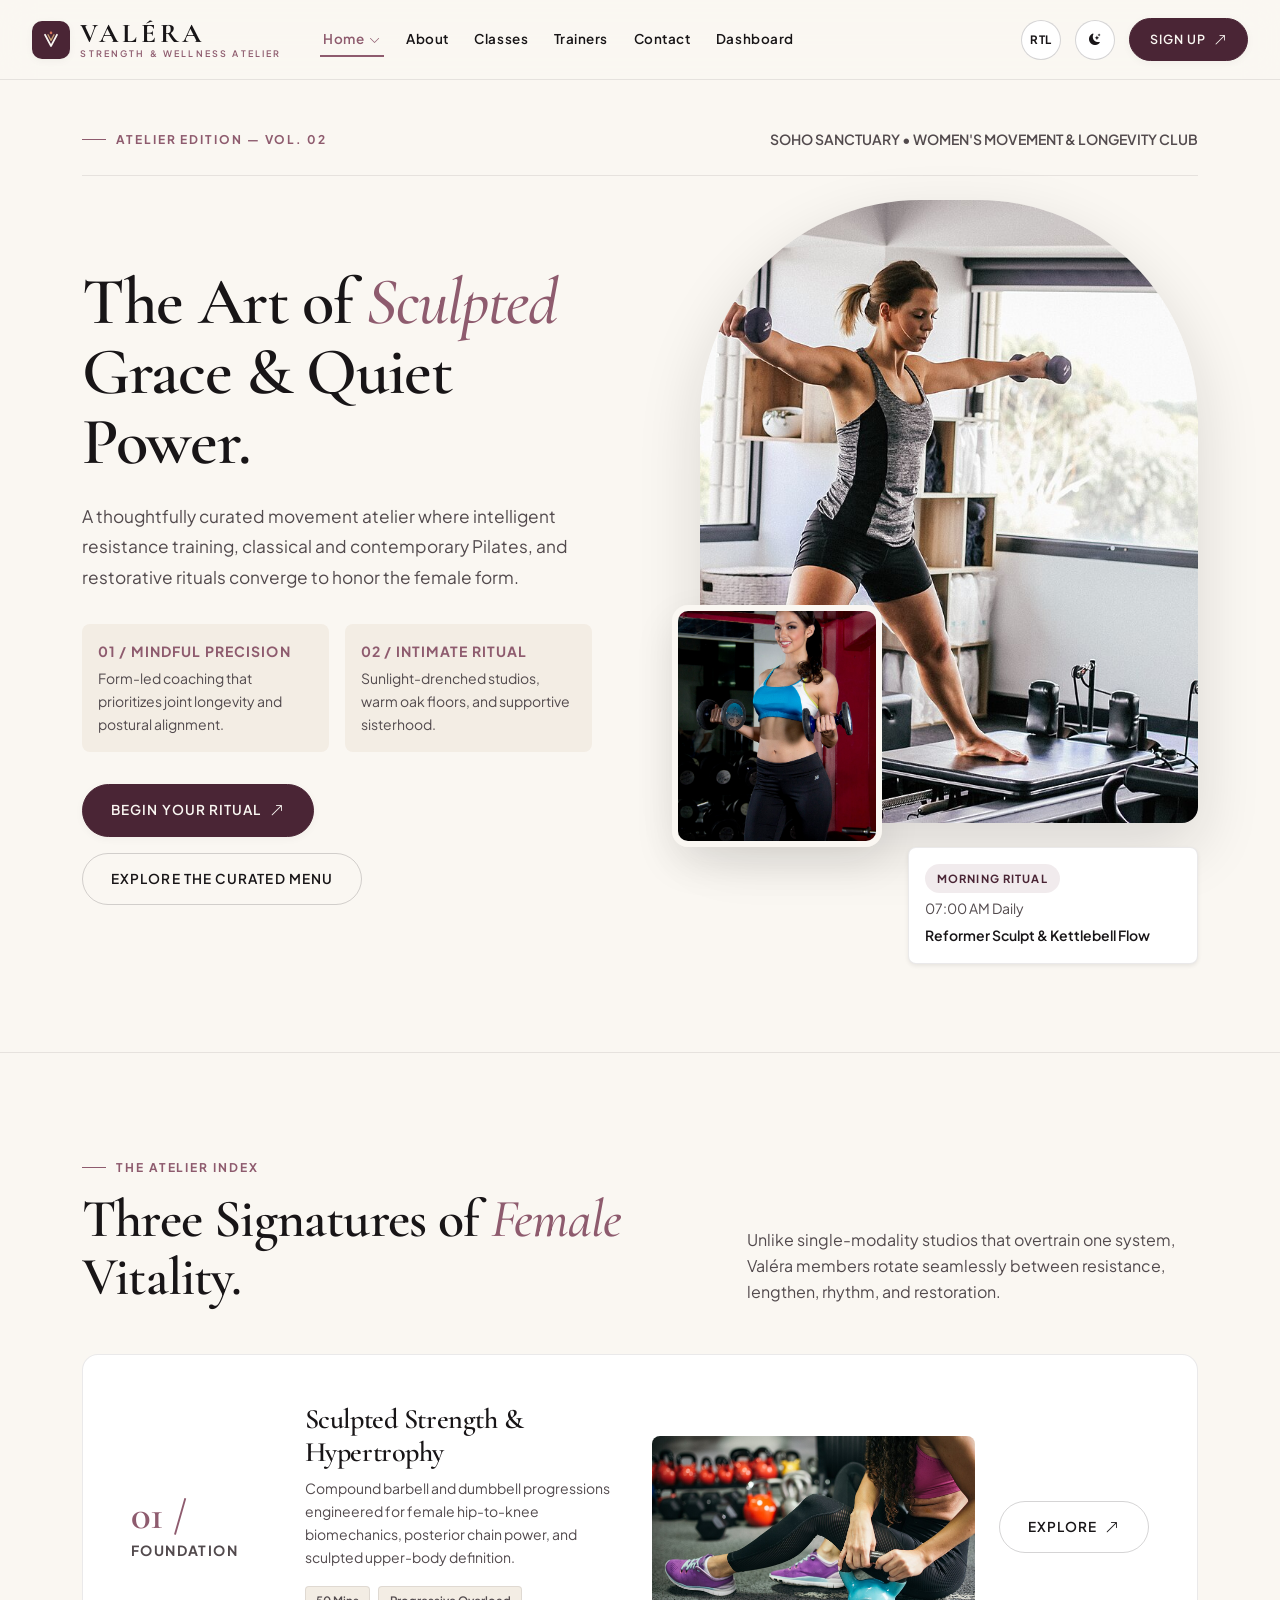
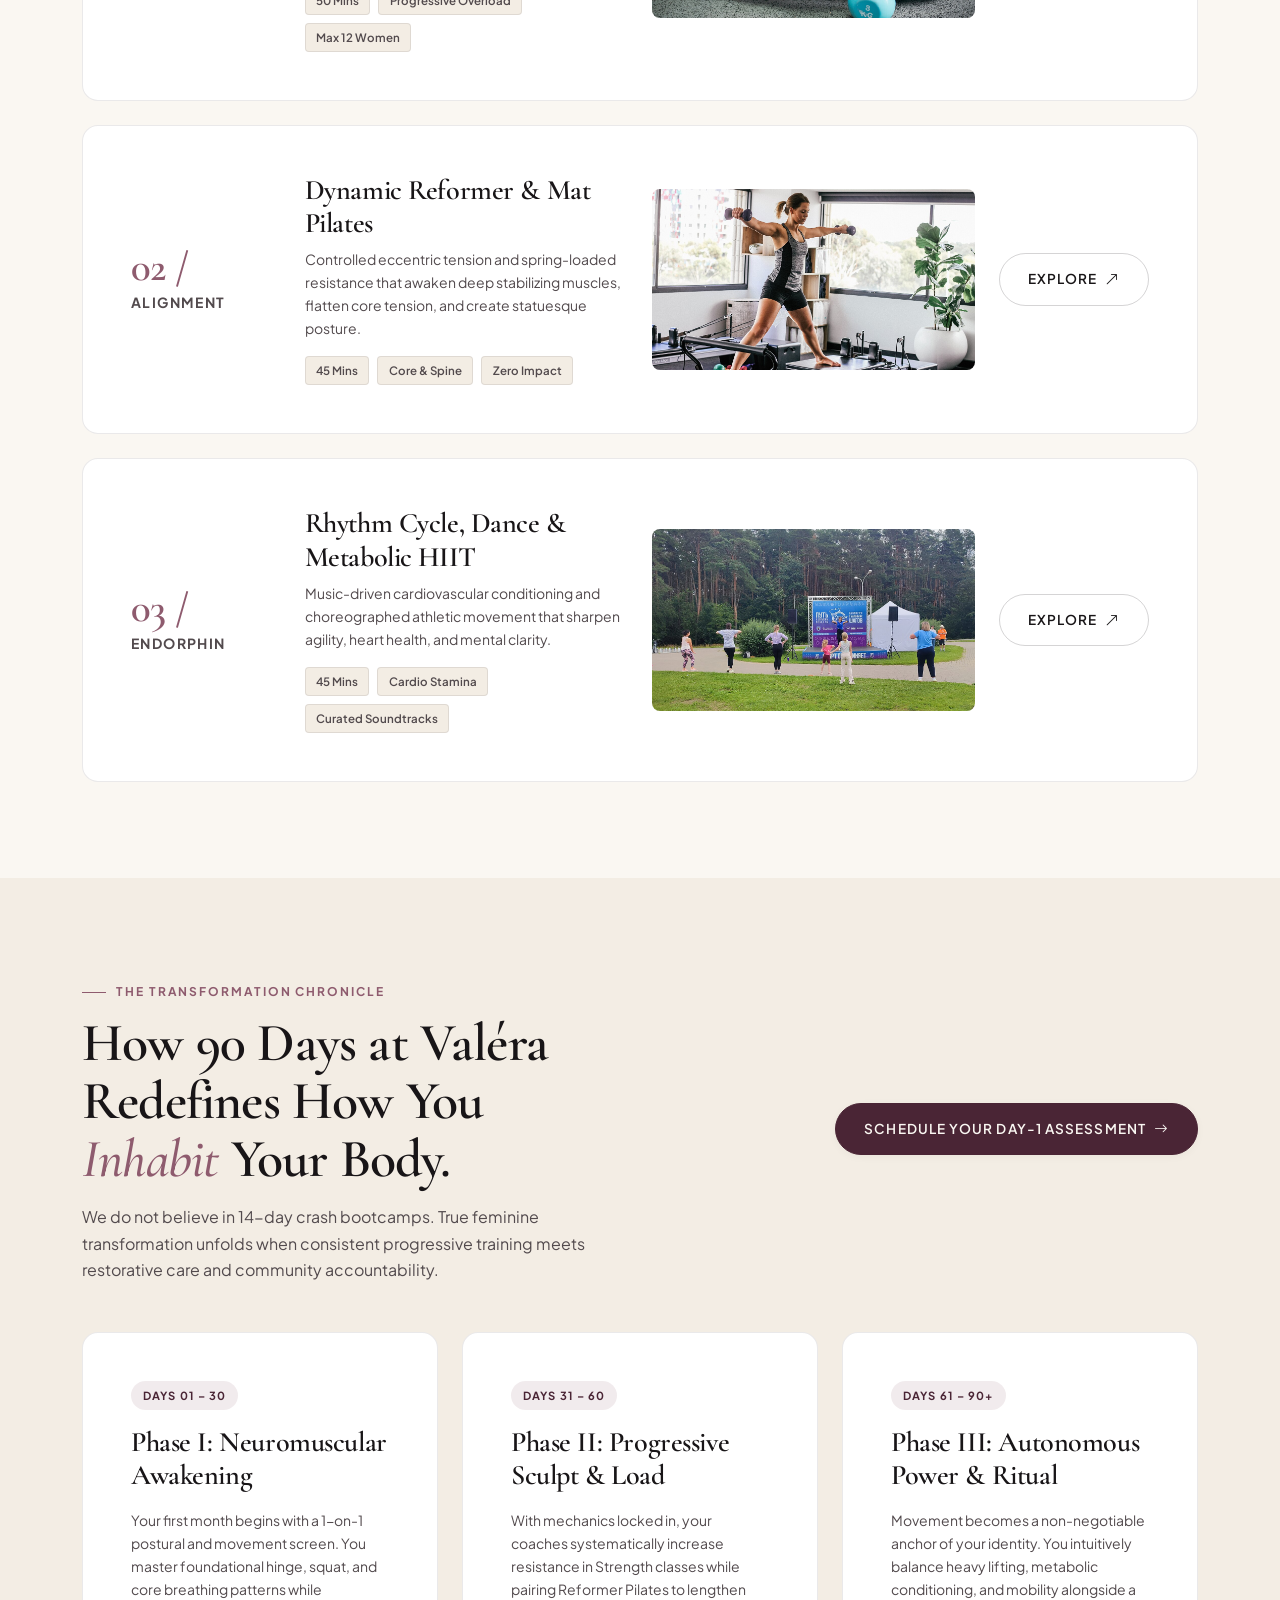
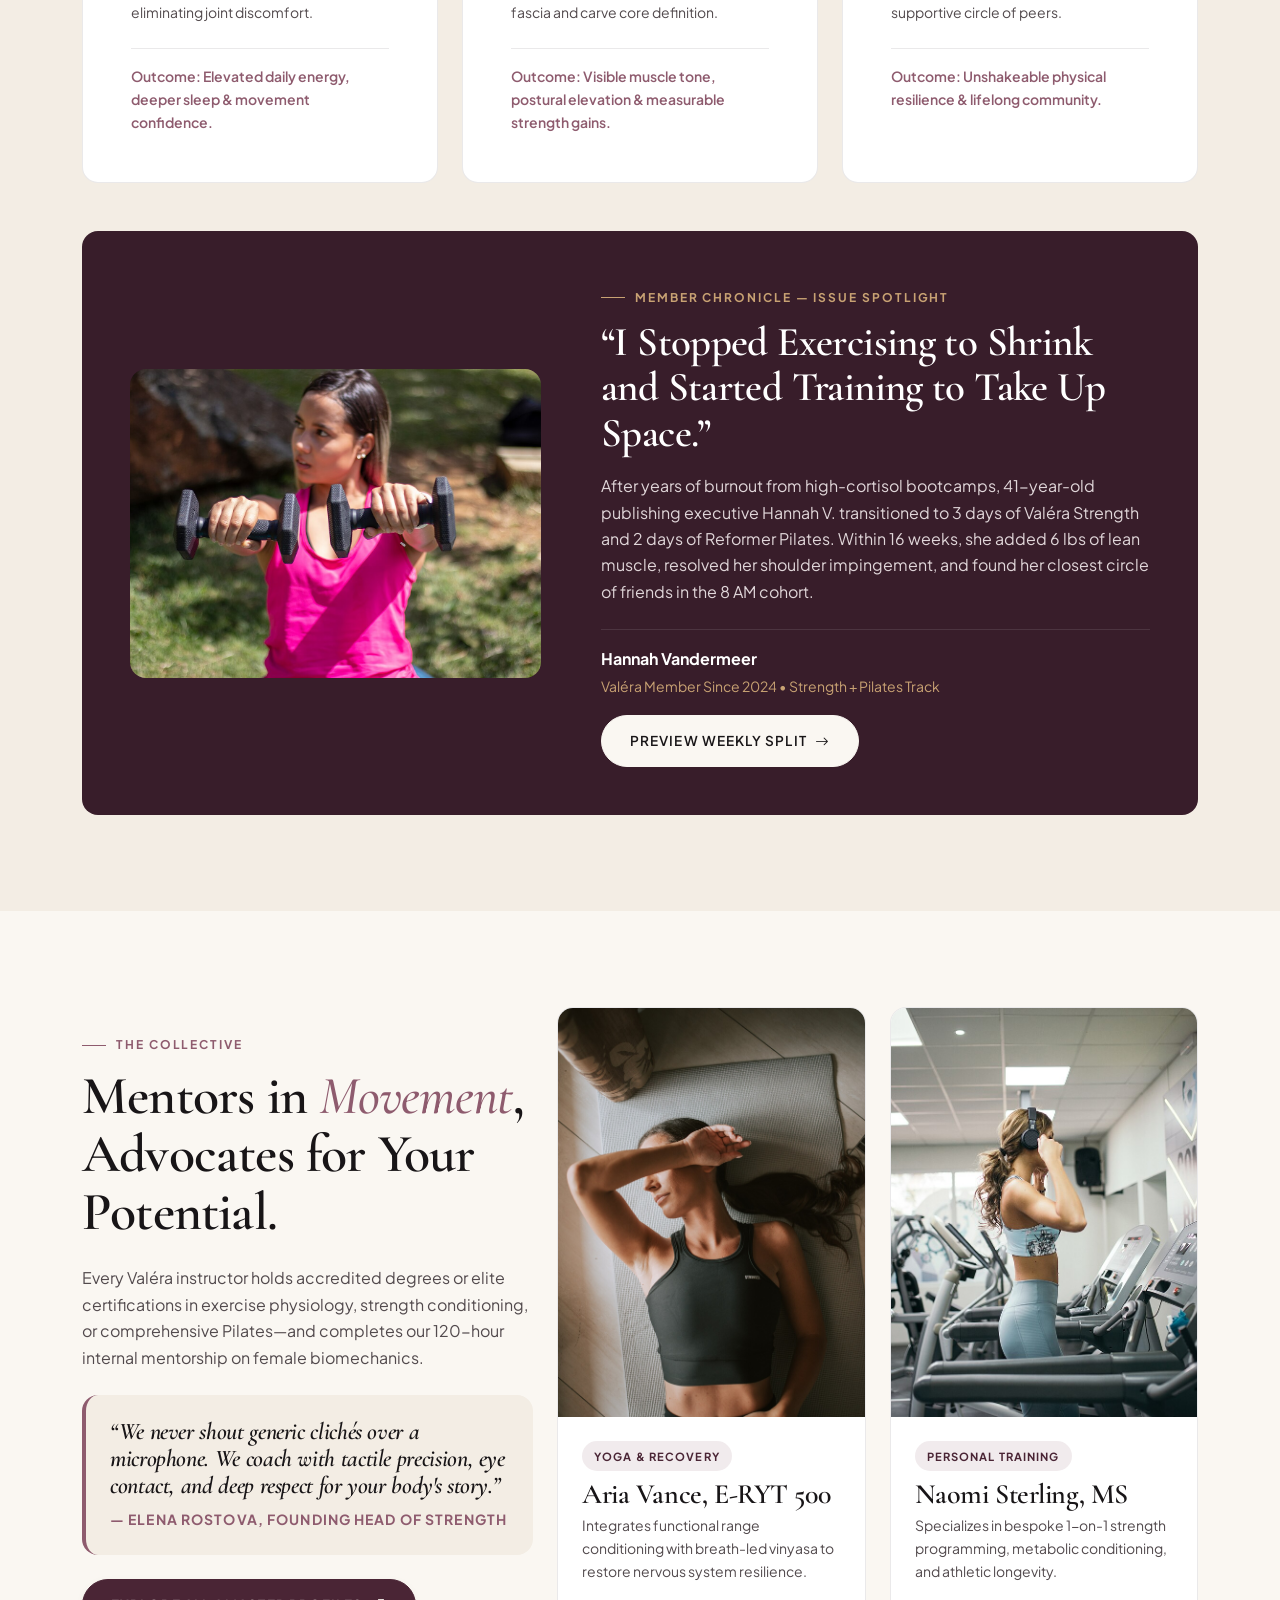
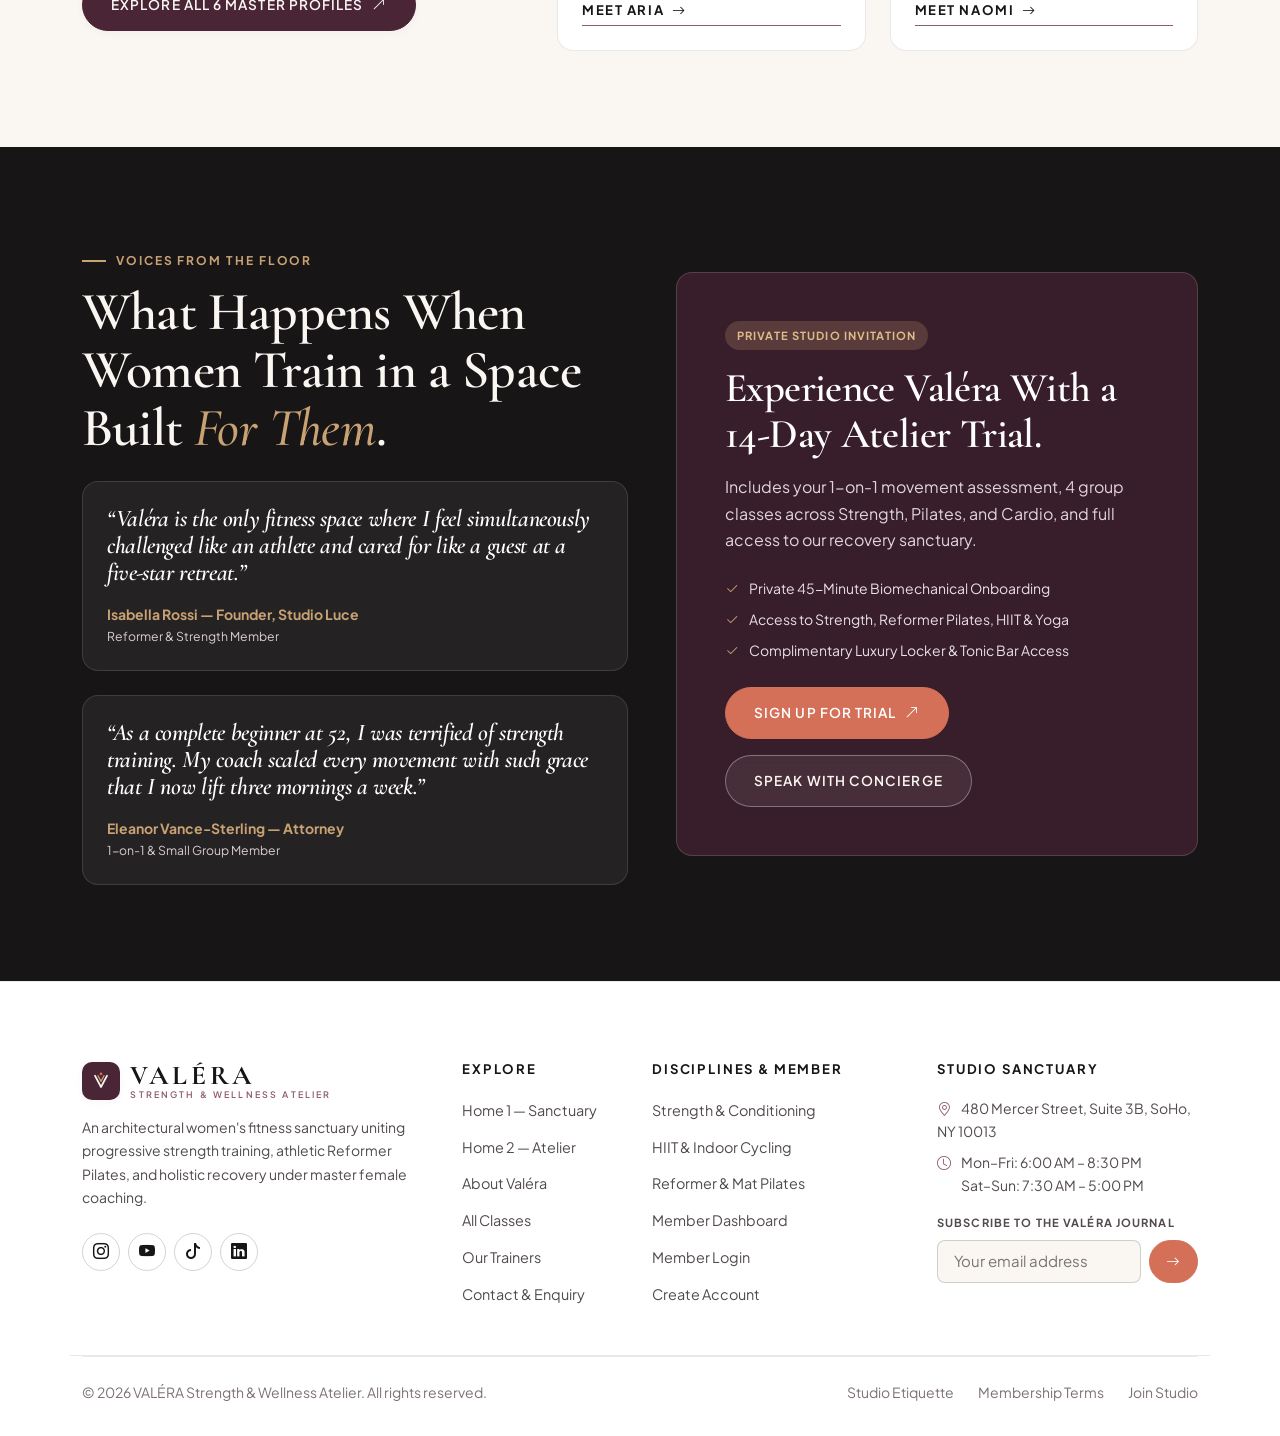
<file: home-2.html>
<!DOCTYPE html>
<html lang="en" data-theme="light" dir="ltr">
<head>
  <meta charset="UTF-8" />
  <meta name="viewport" content="width=device-width, initial-scale=1.0" />
  <title>VALÉRA — The Movement &amp; Lifestyle Atelier | Home 2</title>
  <meta name="description" content="Explore the editorial movement experience at Valéra. Sculptural Pilates, mindful strength rituals, and transformative women's wellness coaching." />
  <link rel="icon" type="image/svg+xml" href="assets/images/favicon.svg" />

  <!-- Prevent Flash of Unstyled Theme & Direction -->
  <script>
    (function() {
      try {
        var saved = localStorage.getItem('valera_theme_preference') || 'light';
        var dir = localStorage.getItem('valera_dir_preference') || 'ltr';
        document.documentElement.setAttribute('data-theme', saved);
        document.documentElement.setAttribute('dir', dir);
      } catch (e) {}
    })();
  </script>

  <!-- Google Fonts -->
  <link rel="preconnect" href="https://fonts.googleapis.com" />
  <link rel="preconnect" href="https://fonts.gstatic.com" crossorigin />
  <link href="https://fonts.googleapis.com/css2?family=Cormorant+Garamond:ital,wght@0,500;0,600;0,700;1,500;1,600&family=Plus+Jakarta+Sans:wght@400;500;600;700&display=swap" rel="stylesheet" />

  <!-- Bootstrap 5.3 CSS & Bootstrap Icons -->
  <link href="https://cdn.jsdelivr.net/npm/bootstrap@5.3.3/dist/css/bootstrap.min.css" rel="stylesheet" />
  <link href="https://cdn.jsdelivr.net/npm/bootstrap-icons@1.11.3/font/bootstrap-icons.min.css" rel="stylesheet" />

  <!-- Custom Design System Stylesheet -->
  <link rel="stylesheet" href="assets/css/style.css" />
</head>
<body>

  <!-- ========================================================================
       MANDATORY STICKY NAVIGATION BAR
       ======================================================================== -->
  <header class="valera-navbar" role="banner">
    <div class="container-fluid">
      <a href="index.html" class="navbar-brand-valera" aria-label="Valéra Home">
        <span class="brand-icon-mark" aria-hidden="true">
          <svg viewBox="0 0 64 64" fill="none" xmlns="http://www.w3.org/2000/svg">
            <path d="M16 18L32 48L48 18" stroke="#FAF7F2" stroke-width="4.5" stroke-linecap="round" stroke-linejoin="round"/>
            <path d="M24 18L32 33L40 18" stroke="#C8A273" stroke-width="3.5" stroke-linecap="round" stroke-linejoin="round"/>
            <circle cx="32" cy="13" r="3.5" fill="#D46F58"/>
          </svg>
        </span>
        <span class="brand-text-stack">
          <span class="brand-title">VALÉRA</span>
          <span class="brand-subtitle">Strength &amp; Wellness Atelier</span>
        </span>
      </a>

      <div class="d-flex align-items-center gap-2 d-lg-none">
        <button type="button" class="theme-toggle-btn rtl-toggle-btn" data-rtl-toggle aria-label="Toggle RTL direction" aria-pressed="false">RTL</button>
        <button type="button" class="theme-toggle-btn" data-theme-toggle aria-label="Switch theme">
          <i class="bi bi-moon-stars-fill"></i>
        </button>
        <button type="button" class="valera-hamburger" id="valeraHamburger" aria-label="Toggle navigation" aria-expanded="false" aria-controls="valeraNavCollapse">
          <i class="bi bi-list fs-4"></i>
        </button>
      </div>

      <nav class="valera-nav-collapse" id="valeraNavCollapse" aria-label="Main Navigation">
        <ul class="valera-nav-menu">
          <li class="valera-nav-item valera-dropdown">
            <button type="button" class="valera-nav-link valera-dropdown-toggle active" aria-expanded="false">
              <span>Home</span>
              <i class="bi bi-chevron-down dropdown-SingleChevron"></i>
            </button>
            <ul class="valera-dropdown-menu" aria-label="Home variations">
              <li>
                <a href="index.html" class="valera-dropdown-item">
                  <span class="item-title">Home 1 — Sanctuary Flagship <i class="bi bi-arrow-up-right"></i></span>
                  <span class="item-desc">Cinematic strength &amp; athletic club experience</span>
                </a>
              </li>
              <li>
                <a href="home-2.html" class="valera-dropdown-item active">
                  <span class="item-title">Home 2 — Editorial Atelier <i class="bi bi-arrow-up-right"></i></span>
                  <span class="item-desc">Lifestyle movement, pilates &amp; member chronicle</span>
                </a>
              </li>
            </ul>
          </li>

          <li class="valera-nav-item"><a href="about.html" class="valera-nav-link">About</a></li>
          <li class="valera-nav-item"><a href="classes.html" class="valera-nav-link">Classes</a></li>
          <li class="valera-nav-item"><a href="trainers.html" class="valera-nav-link">Trainers</a></li>
          <li class="valera-nav-item"><a href="contact.html" class="valera-nav-link">Contact</a></li>
          <li class="valera-nav-item"><a href="dashboard.html" class="valera-nav-link">Dashboard</a></li>
        </ul>

        <div class="valera-nav-actions d-none d-lg-flex">
          <button type="button" class="theme-toggle-btn rtl-toggle-btn" data-rtl-toggle aria-label="Toggle RTL direction" aria-pressed="false">RTL</button>
          <button type="button" class="theme-toggle-btn" data-theme-toggle aria-label="Switch theme">
            <i class="bi bi-moon-stars-fill"></i>
          </button>
          <a href="signup.html" class="btn-valera-primary btn-nav-join">
            Sign Up <i class="bi bi-arrow-up-right"></i>
          </a>
        </div>

        <div class="valera-nav-actions-mobile d-lg-none">
          <a href="signup.html" class="btn-valera-primary w-100">
            Sign Up <i class="bi bi-arrow-up-right"></i>
          </a>
        </div>
      </nav>
    </div>
  </header>

  <main>
    <!-- ======================================================================
         1. HOME 2 EDITORIAL ASYMMETRICAL HERO
         ====================================================================== -->
    <section class="hero-home-2">
      <div class="container">
        <div class="d-flex flex-wrap justify-content-between align-items-center pb-4 mb-4 border-bottom" style="border-color: var(--border-subtle) !important;" data-gsap-hero>
          <span class="eyebrow mb-0">Atelier Edition &mdash; Vol. 02</span>
          <span class="small text-secondary fw-semibold">SOHO SANCTUARY &bull; WOMEN'S MOVEMENT &amp; LONGEVITY CLUB</span>
        </div>

        <div class="row align-items-center gy-5">
          <div class="col-lg-6 pe-lg-5">
            <h1 class="display-xl mb-4" data-gsap-hero>
              The Art of <span class="italic-accent">Sculpted</span> Grace &amp; Quiet Power.
            </h1>
            <p class="lead-editorial mb-4" data-gsap-hero>
              A thoughtfully curated movement atelier where intelligent resistance training, classical and contemporary Pilates, and restorative rituals converge to honor the female form.
            </p>

            <div class="row g-3 mb-4 pt-2 justify-content-center" data-gsap-hero>
              <div class="col-sm-6">
                <div class="p-3 rounded-3 bg-editorial-secondary h-100">
                  <span class="d-block fw-bold small text-uppercase mb-1" style="letter-spacing: 0.08em; color: var(--brand-mauve);">01 / Mindful Precision</span>
                  <p class="small text-secondary mb-0">Form-led coaching that prioritizes joint longevity and postural alignment.</p>
                </div>
              </div>
              <div class="col-sm-6">
                <div class="p-3 rounded-3 bg-editorial-secondary h-100">
                  <span class="d-block fw-bold small text-uppercase mb-1" style="letter-spacing: 0.08em; color: var(--brand-mauve);">02 / Intimate Ritual</span>
                  <p class="small text-secondary mb-0">Sunlight-drenched studios, warm oak floors, and supportive sisterhood.</p>
                </div>
              </div>
            </div>

            <div class="d-flex flex-wrap align-items-center gap-3 pt-2" data-gsap-hero>
              <a href="signup.html" class="btn-valera-primary">
                Begin Your Ritual <i class="bi bi-arrow-up-right"></i>
              </a>
              <a href="classes.html" class="btn-valera-outline">
                Explore The Curated Menu
              </a>
            </div>
          </div>

          <div class="col-lg-6">
            <div class="position-relative ps-md-5 pb-2" data-gsap-hero>
              <div class="hero-2-visual-stack">
                <div class="hero-2-arch-frame">
                  <img src="assets/images/pilates-reformer-apparatus.jpg" alt="Sunlit boutique reformer pilates studio atelier with warm minimalist architecture" />
                </div>
                <div class="hero-2-secondary-img">
                  <img src="assets/images/woman-with-dumbbells.jpg" alt="Woman performing focused strength training workout" class="w-100 h-100 object-fit-cover" />
                </div>
              </div>
              <div class="hero-2-badge-card p-3 rounded-3 shadow-sm mt-4 ms-auto" style="max-width: 290px; background-color: var(--bg-surface); border: 1px solid var(--border-subtle);">
                <span class="badge-valera mb-1">Morning Ritual</span>
                <span class="d-block small text-secondary mb-1">07:00 AM Daily</span>
                <p class="small mb-0 fw-semibold">Reformer Sculpt &amp; Kettlebell Flow</p>
              </div>
            </div>
          </div>
        </div>
      </div>
    </section>

    <!-- ======================================================================
         2. DISTINCT EDITORIAL PROGRAM LOOKBOOK (INDEXED LIST)
         ====================================================================== -->
    <section class="section-padding">
      <div class="container">
        <div class="row justify-content-between align-items-end mb-5 gy-3">
          <div class="col-lg-6">
            <span class="eyebrow">The Atelier Index</span>
            <h2 class="display-lg mb-0">
              Three Signatures of <span class="italic-accent">Female</span> Vitality.
            </h2>
          </div>
          <div class="col-lg-5">
            <p class="text-secondary mb-0">
              Unlike single-modality studios that overtrain one system, Valéra members rotate seamlessly between resistance, lengthen, rhythm, and restoration.
            </p>
          </div>
        </div>

        <div class="d-flex flex-column gap-4">
          <div class="p-4 p-lg-5 rounded-4 bg-editorial-surface border" style="border-color: var(--border-subtle) !important;">
            <div class="row align-items-center gy-4">
              <div class="col-lg-2">
                <span class="display-md display-font" style="color: var(--brand-mauve);">01 /</span>
                <span class="d-block small text-uppercase fw-bold text-secondary" style="letter-spacing: 0.1em;">Foundation</span>
              </div>
              <div class="col-lg-4">
                <h3 class="display-sm mb-2">Sculpted Strength &amp; Hypertrophy</h3>
                <p class="text-secondary small mb-3">
                  Compound barbell and dumbbell progressions engineered for female hip-to-knee biomechanics, posterior chain power, and sculpted upper-body definition.
                </p>
                <div class="d-flex flex-wrap gap-2">
                  <span class="expertise-tag">50 Mins</span>
                  <span class="expertise-tag">Progressive Overload</span>
                  <span class="expertise-tag">Max 12 Women</span>
                </div>
              </div>
              <div class="col-lg-4">
                <div class="rounded-3 overflow-hidden" style="aspect-ratio: 16/9;">
                  <img src="assets/images/woman-kettlebell-side.jpg" alt="Woman training with kettlebell in boutique studio" class="w-100 h-100 object-fit-cover" />
                </div>
              </div>
              <div class="col-lg-2 text-lg-end">
                <a href="classes.html#strength-section" class="btn-valera-outline w-100">Explore <i class="bi bi-arrow-up-right"></i></a>
              </div>
            </div>
          </div>

          <div class="p-4 p-lg-5 rounded-4 bg-editorial-surface border" style="border-color: var(--border-subtle) !important;">
            <div class="row align-items-center gy-4">
              <div class="col-lg-2">
                <span class="display-md display-font" style="color: var(--brand-mauve);">02 /</span>
                <span class="d-block small text-uppercase fw-bold text-secondary" style="letter-spacing: 0.1em;">Alignment</span>
              </div>
              <div class="col-lg-4">
                <h3 class="display-sm mb-2">Dynamic Reformer &amp; Mat Pilates</h3>
                <p class="text-secondary small mb-3">
                  Controlled eccentric tension and spring-loaded resistance that awaken deep stabilizing muscles, flatten core tension, and create statuesque posture.
                </p>
                <div class="d-flex flex-wrap gap-2">
                  <span class="expertise-tag">45 Mins</span>
                  <span class="expertise-tag">Core &amp; Spine</span>
                  <span class="expertise-tag">Zero Impact</span>
                </div>
              </div>
              <div class="col-lg-4">
                <div class="rounded-3 overflow-hidden" style="aspect-ratio: 16/9;">
                  <img src="assets/images/woman-pilates-reformer.jpg" alt="Woman practicing Reformer Pilates alignment" class="w-100 h-100 object-fit-cover" />
                </div>
              </div>
              <div class="col-lg-2 text-lg-end">
                <a href="classes.html#mindbody-section" class="btn-valera-outline w-100">Explore <i class="bi bi-arrow-up-right"></i></a>
              </div>
            </div>
          </div>

          <div class="p-4 p-lg-5 rounded-4 bg-editorial-surface border" style="border-color: var(--border-subtle) !important;">
            <div class="row align-items-center gy-4">
              <div class="col-lg-2">
                <span class="display-md display-font" style="color: var(--brand-mauve);">03 /</span>
                <span class="d-block small text-uppercase fw-bold text-secondary" style="letter-spacing: 0.1em;">Endorphin</span>
              </div>
              <div class="col-lg-4">
                <h3 class="display-sm mb-2">Rhythm Cycle, Dance &amp; Metabolic HIIT</h3>
                <p class="text-secondary small mb-3">
                  Music-driven cardiovascular conditioning and choreographed athletic movement that sharpen agility, heart health, and mental clarity.
                </p>
                <div class="d-flex flex-wrap gap-2">
                  <span class="expertise-tag">45 Mins</span>
                  <span class="expertise-tag">Cardio Stamina</span>
                  <span class="expertise-tag">Curated Soundtracks</span>
                </div>
              </div>
              <div class="col-lg-4">
                <div class="rounded-3 overflow-hidden" style="aspect-ratio: 16/9;">
                  <img src="assets/images/women-dance-fitness.jpg" alt="Women enjoying energetic group dance fitness class" class="w-100 h-100 object-fit-cover" />
                </div>
              </div>
              <div class="col-lg-2 text-lg-end">
                <a href="classes.html#cardio-section" class="btn-valera-outline w-100">Explore <i class="bi bi-arrow-up-right"></i></a>
              </div>
            </div>
          </div>
        </div>
      </div>
    </section>

    <!-- ======================================================================
         3. PROMINENT COMMUNITY & TRANSFORMATION STORYTELLING
         ====================================================================== -->
    <section class="section-padding bg-editorial-secondary">
      <div class="container">
        <div class="row align-items-center gy-5 mb-5">
          <div class="col-lg-6">
            <span class="eyebrow">The Transformation Chronicle</span>
            <h2 class="display-lg mb-3">
              How 90 Days at Valéra Redefines How You <span class="italic-accent">Inhabit</span> Your Body.
            </h2>
            <p class="text-secondary mb-0">
              We do not believe in 14-day crash bootcamps. True feminine transformation unfolds when consistent progressive training meets restorative care and community accountability.
            </p>
          </div>
          <div class="col-lg-6 text-lg-end">
            <a href="contact.html#enquiry-form" class="btn-valera-primary">
              Schedule Your Day-1 Assessment <i class="bi bi-arrow-right"></i>
            </a>
          </div>
        </div>

        <div class="row g-4 mb-5 justify-content-center">
          <div class="col-xl-4 col-md-6">
            <div class="p-4 p-xl-5 rounded-4 bg-editorial-surface h-100 border" style="border-color: var(--border-subtle) !important;">
              <span class="badge-valera mb-3">Days 01 &ndash; 30</span>
              <h3 class="display-sm mb-3">Phase I: Neuromuscular Awakening</h3>
              <p class="text-secondary small mb-4">
                Your first month begins with a 1-on-1 postural and movement screen. You master foundational hinge, squat, and core breathing patterns while eliminating joint discomfort.
              </p>
              <div class="pt-3 border-top small fw-semibold" style="border-color: var(--border-subtle) !important; color: var(--brand-mauve);">
                Outcome: Elevated daily energy, deeper sleep &amp; movement confidence.
              </div>
            </div>
          </div>

          <div class="col-xl-4 col-md-6">
            <div class="p-4 p-xl-5 rounded-4 bg-editorial-surface h-100 border" style="border-color: var(--border-subtle) !important;">
              <span class="badge-valera mb-3">Days 31 &ndash; 60</span>
              <h3 class="display-sm mb-3">Phase II: Progressive Sculpt &amp; Load</h3>
              <p class="text-secondary small mb-4">
                With mechanics locked in, your coaches systematically increase resistance in Strength classes while pairing Reformer Pilates to lengthen fascia and carve core definition.
              </p>
              <div class="pt-3 border-top small fw-semibold" style="border-color: var(--border-subtle) !important; color: var(--brand-mauve);">
                Outcome: Visible muscle tone, postural elevation &amp; measurable strength gains.
              </div>
            </div>
          </div>

          <div class="col-xl-4 col-md-6">
            <div class="p-4 p-xl-5 rounded-4 bg-editorial-surface h-100 border" style="border-color: var(--border-subtle) !important;">
              <span class="badge-valera mb-3">Days 61 &ndash; 90+</span>
              <h3 class="display-sm mb-3">Phase III: Autonomous Power &amp; Ritual</h3>
              <p class="text-secondary small mb-4">
                Movement becomes a non-negotiable anchor of your identity. You intuitively balance heavy lifting, metabolic conditioning, and mobility alongside a supportive circle of peers.
              </p>
              <div class="pt-3 border-top small fw-semibold" style="border-color: var(--border-subtle) !important; color: var(--brand-mauve);">
                Outcome: Unshakeable physical resilience &amp; lifelong community.
              </div>
            </div>
          </div>
        </div>

        <div class="p-4 p-lg-5 rounded-4 bg-editorial-plum">
          <div class="row align-items-center gy-4">
            <div class="col-md-5">
              <div class="rounded-4 overflow-hidden" style="aspect-ratio: 4/3;">
                <img src="assets/images/woman-dumbbell-raises.jpg" alt="Member transformation portrait performing dumbbell raises" class="w-100 h-100 object-fit-cover" />
              </div>
            </div>
            <div class="col-md-7 ps-md-4 ps-lg-5">
              <span class="eyebrow eyebrow-light">Member Chronicle &mdash; Issue Spotlight</span>
              <h3 class="display-md mb-3 text-white">
                “I Stopped Exercising to Shrink and Started Training to Take Up Space.”
              </h3>
              <p class="mb-4" style="color: #E0D6D9;">
                After years of burnout from high-cortisol bootcamps, 41-year-old publishing executive Hannah V. transitioned to 3 days of Valéra Strength and 2 days of Reformer Pilates. Within 16 weeks, she added 6 lbs of lean muscle, resolved her shoulder impingement, and found her closest circle of friends in the 8 AM cohort.
              </p>
              <div class="d-flex flex-wrap align-items-center justify-content-between gap-3 pt-3 border-top border-light border-opacity-10">
                <div>
                  <strong class="text-white d-block">Hannah Vandermeer</strong>
                  <span class="small" style="color: var(--accent-champagne);">Valéra Member Since 2024 &bull; Strength + Pilates Track</span>
                </div>
                <a href="dashboard.html" class="btn-valera-light">Preview Weekly Split <i class="bi bi-arrow-right"></i></a>
              </div>
            </div>
          </div>
        </div>
      </div>
    </section>

    <!-- ======================================================================
         4. ALTERNATIVE TRAINER INTRODUCTION LAYOUT (EDITORIAL MENTORSHIP)
         ====================================================================== -->
    <section class="section-padding">
      <div class="container">
        <div class="row align-items-center gy-5">
          <div class="col-lg-5">
            <span class="eyebrow">The Collective</span>
            <h2 class="display-lg mb-4">
              Mentors in <span class="italic-accent">Movement</span>, Advocates for Your Potential.
            </h2>
            <p class="text-secondary mb-4">
              Every Valéra instructor holds accredited degrees or elite certifications in exercise physiology, strength conditioning, or comprehensive Pilates—and completes our 120-hour internal mentorship on female biomechanics.
            </p>
            <blockquote class="p-4 rounded-4 bg-editorial-secondary border-start border-4 mb-4" style="border-color: var(--brand-mauve) !important;">
              <p class="display-font fs-4 fst-italic mb-2">
                “We never shout generic clichés over a microphone. We coach with tactile precision, eye contact, and deep respect for your body's story.”
              </p>
              <footer class="small fw-bold text-uppercase" style="color: var(--brand-mauve); letter-spacing: 0.08em;">
                — Elena Rostova, Founding Head of Strength
              </footer>
            </blockquote>
            <a href="trainers.html" class="btn-valera-primary">
              Explore All 6 Master Profiles <i class="bi bi-arrow-up-right"></i>
            </a>
          </div>

          <div class="col-lg-7">
            <div class="row g-4 justify-content-center align-items-stretch">
              <div class="col-md-6">
                <div class="editorial-card h-100">
                  <div class="editorial-img-wrap aspect-portrait">
                    <img src="assets/images/woman-recovery-mat.jpg" alt="Aria Vance - Mindful Mobility & Vinyasa Lead" />
                  </div>
                  <div class="p-4 d-flex flex-column flex-grow-1 justify-content-between">
                    <div>
                      <span class="badge-valera mb-2">Yoga &amp; Recovery</span>
                      <h3 class="h3 display-font mb-1">Aria Vance, E-RYT 500</h3>
                      <p class="small text-secondary mb-3">
                        Integrates functional range conditioning with breath-led vinyasa to restore nervous system resilience.
                      </p>
                    </div>
                    <a href="trainers.html" class="link-editorial">Meet Aria <i class="bi bi-arrow-right"></i></a>
                  </div>
                </div>
              </div>

              <div class="col-md-6">
                <div class="editorial-card h-100">
                  <div class="editorial-img-wrap aspect-portrait">
                    <img src="assets/images/woman-treadmill-cardio.jpg" alt="Naomi Sterling - Conditioning & Performance Coach" />
                  </div>
                  <div class="p-4 d-flex flex-column flex-grow-1 justify-content-between">
                    <div>
                      <span class="badge-valera mb-2">Personal Training</span>
                      <h3 class="h3 display-font mb-1">Naomi Sterling, MS</h3>
                      <p class="small text-secondary mb-3">
                        Specializes in bespoke 1-on-1 strength programming, metabolic conditioning, and athletic longevity.
                      </p>
                    </div>
                    <a href="trainers.html" class="link-editorial">Meet Naomi <i class="bi bi-arrow-right"></i></a>
                  </div>
                </div>
              </div>
            </div>
          </div>
        </div>
      </div>
    </section>

    <!-- ======================================================================
         5. EDITORIAL TESTIMONIAL & SPLIT INVITATION CTA
         ====================================================================== -->
    <section class="section-padding bg-editorial-dark">
      <div class="container">
        <div class="row gy-5 align-items-center">
          <div class="col-lg-6">
            <span class="eyebrow eyebrow-light">Voices from the Floor</span>
            <h2 class="display-lg mb-4">
              What Happens When Women Train in a Space Built <span class="italic-accent" style="color: var(--accent-champagne);">For Them</span>.
            </h2>

            <div class="d-flex flex-column gap-4">
              <div class="p-4 rounded-4" style="background: rgba(250,247,242,0.06); border: 1px solid rgba(250,247,242,0.12);">
                <p class="display-font fs-4 fst-italic text-white mb-3">
                  “Valéra is the only fitness space where I feel simultaneously challenged like an athlete and cared for like a guest at a five-star retreat.”
                </p>
                <div class="small" style="color: var(--accent-champagne);">
                  <strong class="d-block">Isabella Rossi &mdash; Founder, Studio Luce</strong>
                  <p class="small mb-0" style="color: #D8CED1;">Reformer &amp; Strength Member</p>
                </div>
              </div>

              <div class="p-4 rounded-4" style="background: rgba(250,247,242,0.06); border: 1px solid rgba(250,247,242,0.12);">
                <p class="display-font fs-4 fst-italic text-white mb-3">
                  “As a complete beginner at 52, I was terrified of strength training. My coach scaled every movement with such grace that I now lift three mornings a week.”
                </p>
                <div class="small" style="color: var(--accent-champagne);">
                  <strong class="d-block">Eleanor Vance-Sterling &mdash; Attorney</strong>
                  <p class="small mb-0" style="color: #D8CED1;">1-on-1 &amp; Small Group Member</p>
                </div>
              </div>
            </div>
          </div>

          <div class="col-lg-6">
            <div class="p-4 p-sm-5 rounded-4 ms-lg-4" style="background-color: var(--bg-plum-section); border: 1px solid rgba(250,247,242,0.16);">
              <span class="badge-valera mb-3" style="background: rgba(200,162,115,0.22); color: #DFBA88;">Private Studio Invitation</span>
              <h3 class="display-md text-white mb-3">Experience Valéra With a 14-Day Atelier Trial.</h3>
              <p class="mb-4" style="color: #E0D6D9;">
                Includes your 1-on-1 movement assessment, 4 group classes across Strength, Pilates, and Cardio, and full access to our recovery sanctuary.
              </p>
              <ul class="list-unstyled d-flex flex-column gap-2 mb-4 small" style="color: #E8E0E3;">
                <li><i class="bi bi-check2 me-2" style="color: var(--accent-champagne);"></i> Private 45-Minute Biomechanical Onboarding</li>
                <li><i class="bi bi-check2 me-2" style="color: var(--accent-champagne);"></i> Access to Strength, Reformer Pilates, HIIT &amp; Yoga</li>
                <li><i class="bi bi-check2 me-2" style="color: var(--accent-champagne);"></i> Complimentary Luxury Locker &amp; Tonic Bar Access</li>
              </ul>
              <div class="d-flex flex-wrap gap-3">
                <a href="signup.html" class="btn-valera-coral">
                  Sign Up for Trial <i class="bi bi-arrow-up-right"></i>
                </a>
                <a href="contact.html#enquiry-form" class="btn-valera-outline-light">
                  Speak With Concierge
                </a>
              </div>
            </div>
          </div>
        </div>
      </div>
    </section>
  </main>

  <!-- ========================================================================
       PROFESSIONAL MULTI-COLUMN FOOTER (WHITE IN LIGHT MODE)
       ======================================================================== -->
  <footer class="valera-footer" role="contentinfo">
    <div class="container">
      <div class="row gy-5 pb-5 footer-top-divider">
        <div class="col-lg-4 col-md-6">
          <a href="index.html" class="navbar-brand-valera mb-3">
            <span class="brand-icon-mark" aria-hidden="true">
              <svg viewBox="0 0 64 64" fill="none" xmlns="http://www.w3.org/2000/svg">
                <path d="M16 18L32 48L48 18" stroke="#FAF7F2" stroke-width="4.5" stroke-linecap="round" stroke-linejoin="round"/>
                <path d="M24 18L32 33L40 18" stroke="#C8A273" stroke-width="3.5" stroke-linecap="round" stroke-linejoin="round"/>
                <circle cx="32" cy="13" r="3.5" fill="#D46F58"/>
              </svg>
            </span>
            <span class="brand-text-stack">
              <span class="brand-title">VALÉRA</span>
              <span class="brand-subtitle">Strength &amp; Wellness Atelier</span>
            </span>
          </a>
          <p class="small mb-4 footer-muted-text" style="max-width: 340px;">
            An architectural women's fitness sanctuary uniting progressive strength training, athletic Reformer Pilates, and holistic recovery under master female coaching.
          </p>
          <div class="d-flex gap-2">
            <a href="https://instagram.com" target="_blank" rel="noopener noreferrer" class="social-circle-link" aria-label="Instagram"><i class="bi bi-instagram"></i></a>
            <a href="https://youtube.com" target="_blank" rel="noopener noreferrer" class="social-circle-link" aria-label="YouTube"><i class="bi bi-youtube"></i></a>
            <a href="https://tiktok.com" target="_blank" rel="noopener noreferrer" class="social-circle-link" aria-label="TikTok"><i class="bi bi-tiktok"></i></a>
            <a href="https://linkedin.com" target="_blank" rel="noopener noreferrer" class="social-circle-link" aria-label="LinkedIn"><i class="bi bi-linkedin"></i></a>
          </div>
        </div>

        <div class="col-lg-2 col-md-6 col-6">
          <h4>Explore</h4>
          <ul class="footer-links">
            <li><a href="index.html">Home 1 — Sanctuary</a></li>
            <li><a href="home-2.html">Home 2 — Atelier</a></li>
            <li><a href="about.html">About Valéra</a></li>
            <li><a href="classes.html">All Classes</a></li>
            <li><a href="trainers.html">Our Trainers</a></li>
            <li><a href="contact.html">Contact &amp; Enquiry</a></li>
          </ul>
        </div>

        <div class="col-lg-3 col-md-6 col-6">
          <h4>Disciplines &amp; Member</h4>
          <ul class="footer-links">
            <li><a href="classes.html#strength-section">Strength &amp; Conditioning</a></li>
            <li><a href="classes.html#cardio-section">HIIT &amp; Indoor Cycling</a></li>
            <li><a href="classes.html#mindbody-section">Reformer &amp; Mat Pilates</a></li>
            <li><a href="dashboard.html">Member Dashboard</a></li>
            <li><a href="login.html">Member Login</a></li>
            <li><a href="signup.html">Create Account</a></li>
          </ul>
        </div>

        <div class="col-lg-3 col-md-6">
          <h4>Studio Sanctuary</h4>
          <p class="small mb-2 footer-muted-text">
            <i class="bi bi-geo-alt me-2" style="color: var(--brand-mauve);"></i> 480 Mercer Street, Suite 3B, SoHo, NY 10013
          </p>
          <p class="small mb-3 footer-muted-text">
            <i class="bi bi-clock me-2" style="color: var(--brand-mauve);"></i> Mon–Fri: 6:00 AM – 8:30 PM<br />
            <span class="ms-4">Sat–Sun: 7:30 AM – 5:00 PM</span>
          </p>
          <form class="valera-newsletter-form mt-3" novalidate>
            <label for="footerEmail2" class="small text-uppercase tracking-wider d-block mb-2 fw-bold" style="font-size: 0.7rem; letter-spacing: 0.1em;">Subscribe to The Valéra Journal</label>
            <div class="d-flex gap-2">
              <input type="email" id="footerEmail2" class="form-control-valera py-2 px-3 small" placeholder="Your email address" required />
              <button type="submit" class="btn-valera-coral py-2 px-3" aria-label="Subscribe"><i class="bi bi-arrow-right"></i></button>
            </div>
            <div class="newsletter-feedback small mt-2 d-none" style="color: var(--brand-mauve);"></div>
          </form>
        </div>
      </div>

      <div class="pt-4 d-flex flex-column flex-sm-row justify-content-between align-items-center gap-2 small footer-bottom-bar">
        <div>&copy; 2026 VALÉRA Strength &amp; Wellness Atelier. All rights reserved.</div>
        <div class="d-flex gap-4">
          <a href="about.html" class="text-reset">Studio Etiquette</a>
          <a href="contact.html" class="text-reset">Membership Terms</a>
          <a href="signup.html" class="text-reset">Join Studio</a>
        </div>
      </div>
    </div>
  </footer>

  <!-- Back to Top Button -->
  <button type="button" class="back-to-top-btn" id="valeraBackToTop" aria-label="Back to top">
    <i class="bi bi-arrow-up"></i>
  </button>

  <script src="https://cdn.jsdelivr.net/npm/bootstrap@5.3.3/dist/js/bootstrap.bundle.min.js"></script>
  <script src="https://cdnjs.cloudflare.com/ajax/libs/gsap/3.12.5/gsap.min.js"></script>
  <script src="assets/js/main.js"></script>
</body>
</html>
</file>
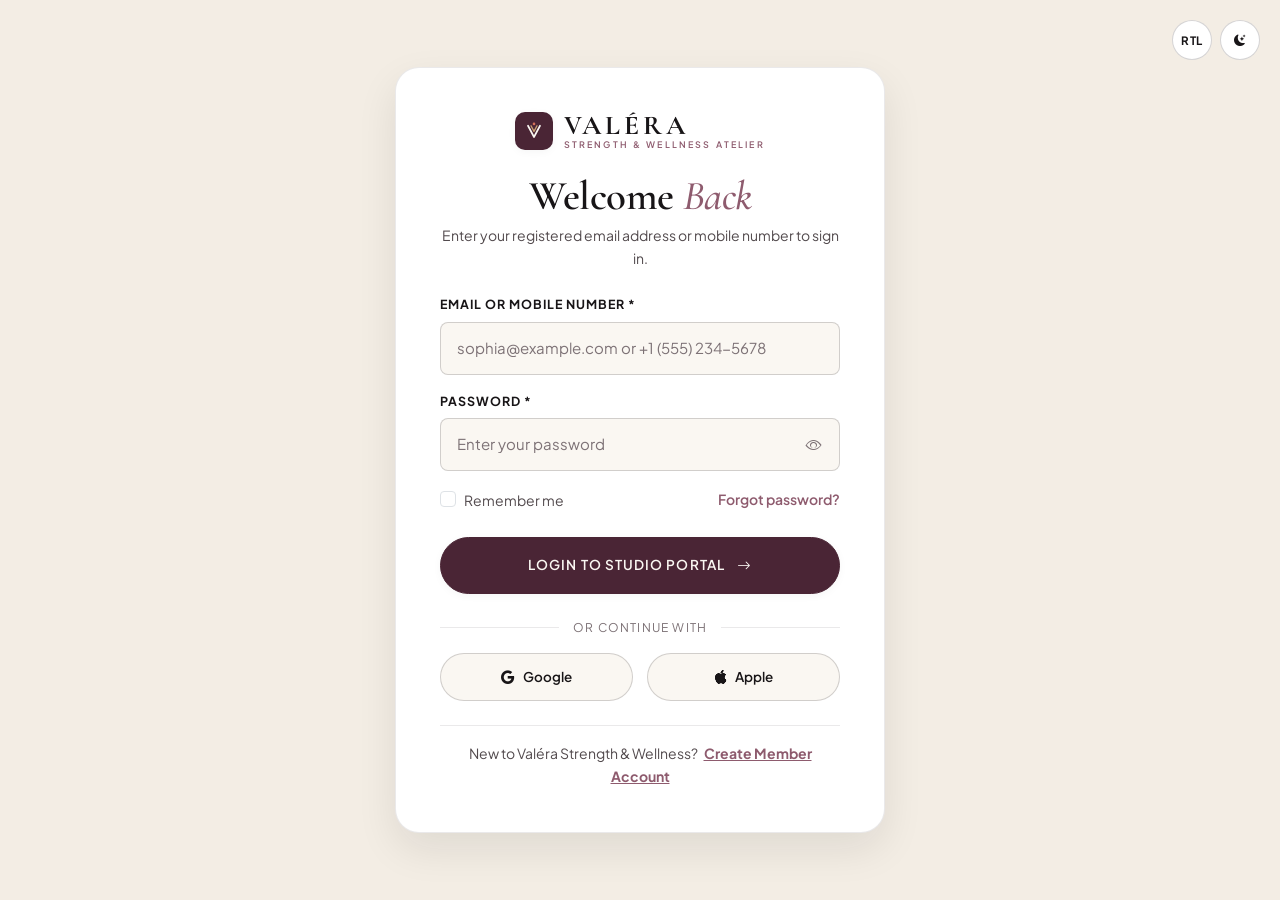
<file: login.html>
<!DOCTYPE html>
<html lang="en" data-theme="light" dir="ltr">
<head>
  <meta charset="UTF-8" />
  <meta name="viewport" content="width=device-width, initial-scale=1.0" />
  <title>Member Login | VALÉRA Strength &amp; Wellness Atelier</title>
  <meta name="description" content="Sign in to your Valéra Member Portal to book studio classes, view your workout & diet plans, and manage your membership." />
  <link rel="icon" type="image/svg+xml" href="assets/images/favicon.svg" />

  <!-- Prevent Flash of Unstyled Theme & Direction -->
  <script>
    (function() {
      try {
        var saved = localStorage.getItem('valera_theme_preference') || 'light';
        var dir = localStorage.getItem('valera_dir_preference') || 'ltr';
        document.documentElement.setAttribute('data-theme', saved);
        document.documentElement.setAttribute('dir', dir);
      } catch (e) {}
    })();
  </script>

  <!-- Google Fonts -->
  <link rel="preconnect" href="https://fonts.googleapis.com" />
  <link rel="preconnect" href="https://fonts.gstatic.com" crossorigin />
  <link href="https://fonts.googleapis.com/css2?family=Cormorant+Garamond:ital,wght@0,500;0,600;0,700;1,500;1,600&family=Plus+Jakarta+Sans:wght@400;500;600;700&display=swap" rel="stylesheet" />

  <!-- Bootstrap 5.3 CSS & Bootstrap Icons -->
  <link href="https://cdn.jsdelivr.net/npm/bootstrap@5.3.3/dist/css/bootstrap.min.css" rel="stylesheet" />
  <link href="https://cdn.jsdelivr.net/npm/bootstrap-icons@1.11.3/font/bootstrap-icons.min.css" rel="stylesheet" />

  <!-- Custom Design System Stylesheet -->
  <link rel="stylesheet" href="assets/css/style.css" />
</head>
<body class="auth-page">

  <!-- Floating Top Right Actions: RTL & Theme Toggle -->
  <div class="auth-top-actions">
    <button type="button" class="theme-toggle-btn rtl-toggle-btn" data-rtl-toggle aria-label="Toggle RTL direction" aria-pressed="false">RTL</button>
    <button type="button" class="theme-toggle-btn" data-theme-toggle aria-label="Switch theme">
      <i class="bi bi-moon-stars-fill"></i>
    </button>
  </div>

  <main class="auth-section">
    <div class="auth-card-single">

      <!-- Brand Icon + Brand Name Top Center Inside Card -->
      <div class="auth-brand-top">
        <a href="index.html" class="navbar-brand-valera" aria-label="Valéra Home">
          <span class="brand-icon-mark" aria-hidden="true">
            <svg viewBox="0 0 64 64" fill="none" xmlns="http://www.w3.org/2000/svg">
              <path d="M16 18L32 48L48 18" stroke="#FAF7F2" stroke-width="4.5" stroke-linecap="round" stroke-linejoin="round"/>
              <path d="M24 18L32 33L40 18" stroke="#C8A273" stroke-width="3.5" stroke-linecap="round" stroke-linejoin="round"/>
              <circle cx="32" cy="13" r="3.5" fill="#D46F58"/>
            </svg>
          </span>
          <span class="brand-text-stack">
            <span class="brand-title">VALÉRA</span>
            <span class="brand-subtitle">Strength &amp; Wellness Atelier</span>
          </span>
        </a>
      </div>

      <div class="text-center mb-4">
        <h1 class="display-md mb-1">Welcome <span class="italic-accent">Back</span></h1>
        <p class="small text-secondary mb-0">
          Enter your registered email address or mobile number to sign in.
        </p>
      </div>

      <!-- Frontend Demo Feedback Banner -->
      <div id="loginDemoFeedback" class="d-none p-3 rounded-3 mb-4 border" style="background-color: var(--brand-mauve-soft); border-color: var(--brand-mauve) !important;">
        <div class="d-flex align-items-start gap-2">
          <i class="bi bi-check-circle-fill mt-1" style="color: var(--brand-mauve);"></i>
          <div class="small">
            <strong>Validation Passed:</strong> This standalone UI preview is ready—you can now explore the <a href="dashboard.html" class="fw-bold text-decoration-underline">Member Dashboard</a> or <a href="classes.html" class="fw-bold text-decoration-underline">Classes</a>.
          </div>
        </div>
      </div>

      <form id="valeraLoginForm" novalidate>
        <!-- Line 1: Email or Mobile Number -->
        <div class="mb-3">
          <label for="loginIdentifier" class="form-label-valera">Email or Mobile Number *</label>
          <input type="text" id="loginIdentifier" class="form-control-valera" placeholder="sophia@example.com or +1 (555) 234-5678" autocomplete="username" required />
          <div class="invalid-feedback-valera">Please enter a valid email address or mobile number.</div>
        </div>

        <!-- Line 2: Password + Visibility Toggle -->
        <div class="mb-3">
          <label for="loginPassword" class="form-label-valera">Password *</label>
          <div class="password-field-wrapper">
            <input type="password" id="loginPassword" class="form-control-valera pe-5" placeholder="Enter your password" autocomplete="current-password" required />
            <button type="button" class="password-toggle-btn" data-password-toggle="loginPassword" aria-label="Show password">
              <i class="bi bi-eye"></i>
            </button>
          </div>
          <div class="invalid-feedback-valera">Please enter your password (minimum 6 characters).</div>
        </div>

        <!-- Line 3: Remember Me & Forgot Password on the Same Line -->
        <div class="d-flex align-items-center justify-content-between gap-2 mb-4">
          <div class="form-check mb-0">
            <input class="form-check-input" type="checkbox" id="loginRememberMe" />
            <label class="form-check-label small text-secondary" for="loginRememberMe">
              Remember me
            </label>
          </div>
          <a href="#forgotPasswordBox" id="forgotPasswordTrigger" class="small fw-semibold text-nowrap" style="color: var(--brand-mauve);">Forgot password?</a>
        </div>

        <!-- Interactive Forgot Password Helper Box -->
        <div id="forgotPasswordBox" class="d-none p-3 rounded-3 bg-editorial-secondary mb-3 small">
          <strong class="d-block mb-1">Password Reset Assistance</strong>
          <span class="text-secondary d-block mb-2">To reset your member password or update your mobile number on file, please reach out to our studio desk.</span>
          <a href="contact.html" class="link-editorial">Contact Studio Desk <i class="bi bi-arrow-right"></i></a>
        </div>

        <!-- Login Button -->
        <button type="submit" class="btn-valera-primary w-100 py-3">
          Login to Studio Portal <i class="bi bi-arrow-right ms-1"></i>
        </button>
      </form>

      <!-- Bottom Social Sign-In Icons (Google & Apple) -->
      <div class="auth-social-divider">Or continue with</div>
      <div class="auth-social-buttons mb-4">
        <button type="button" class="btn-social-auth" onclick="document.getElementById('loginDemoFeedback').classList.remove('d-none');">
          <i class="bi bi-google"></i>
          <span>Google</span>
        </button>
        <button type="button" class="btn-social-auth" onclick="document.getElementById('loginDemoFeedback').classList.remove('d-none');">
          <i class="bi bi-apple"></i>
          <span>Apple</span>
        </button>
      </div>

      <div class="text-center pt-3 border-top small text-secondary" style="border-color: var(--border-subtle) !important;">
        New to Valéra Strength &amp; Wellness?
        <a href="signup.html" class="fw-bold ms-1 text-decoration-underline" style="color: var(--brand-mauve);">Create Member Account</a>
      </div>
    </div>
  </main>

  <script src="https://cdn.jsdelivr.net/npm/bootstrap@5.3.3/dist/js/bootstrap.bundle.min.js"></script>
  <script src="assets/js/main.js"></script>
</body>
</html>
</file>
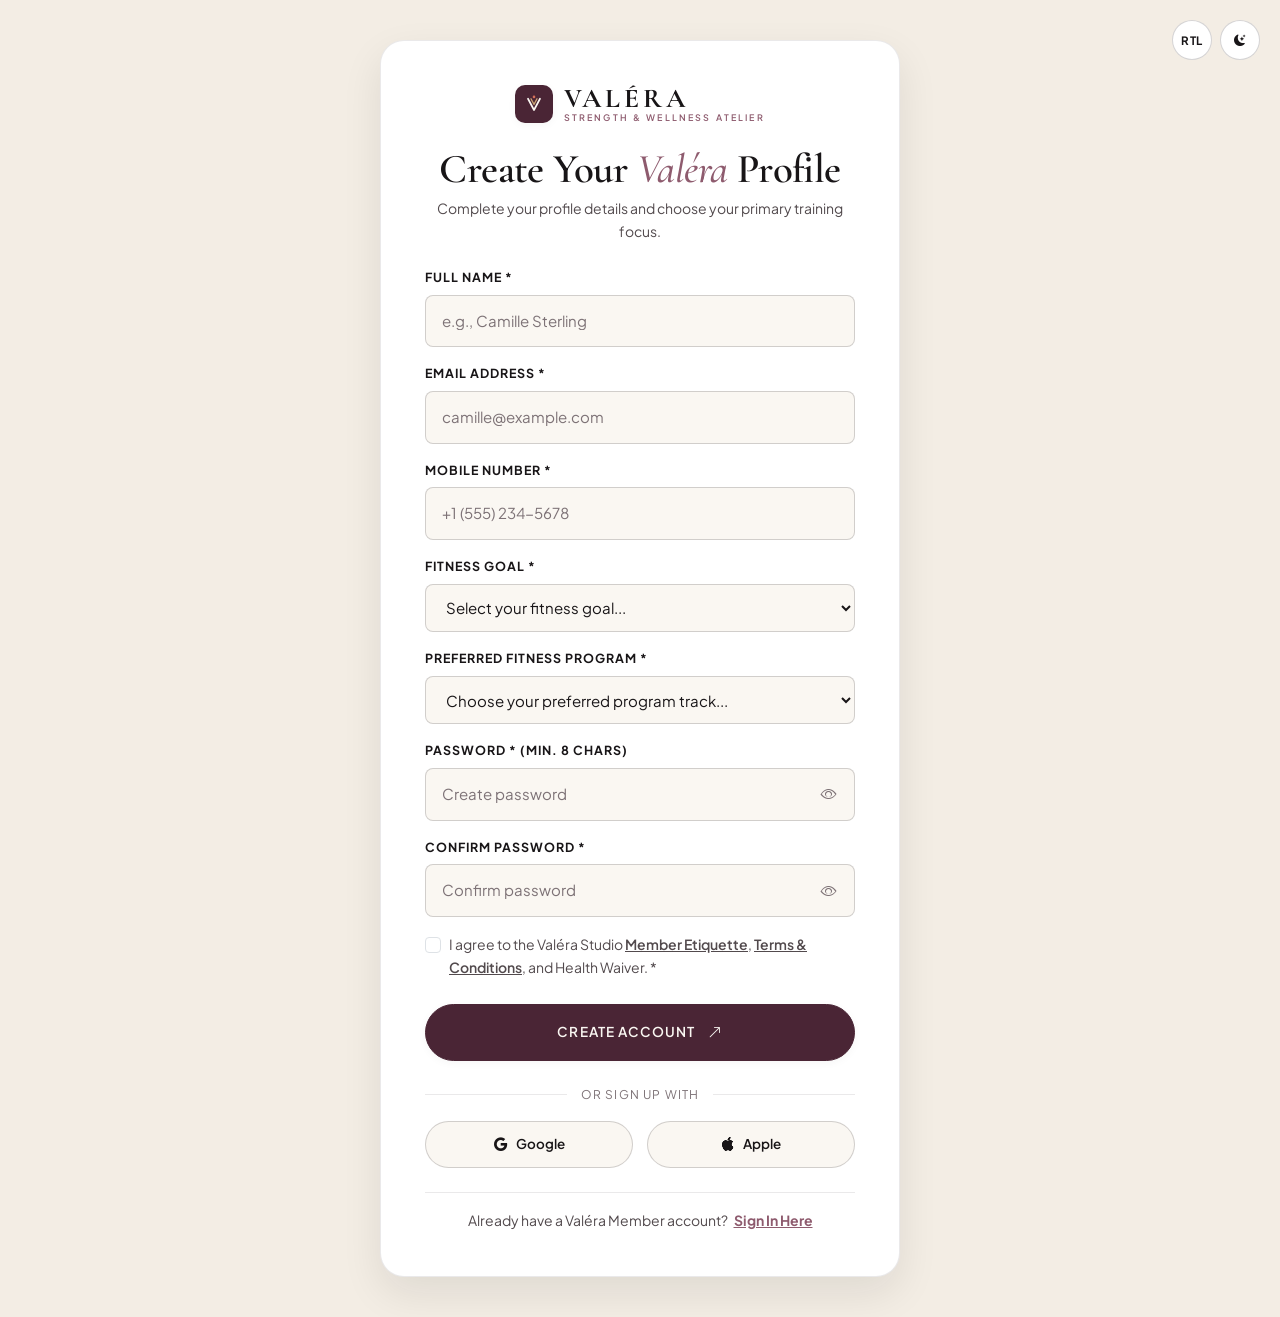
<file: signup.html>
<!DOCTYPE html>
<html lang="en" data-theme="light" dir="ltr">
<head>
  <meta charset="UTF-8" />
  <meta name="viewport" content="width=device-width, initial-scale=1.0" />
  <title>Member Registration &amp; Sign Up | VALÉRA Women's Studio</title>
  <meta name="description" content="Create your Valéra Member Account to begin your strength training, Reformer Pilates, and holistic movement journey." />
  <link rel="icon" type="image/svg+xml" href="assets/images/favicon.svg" />

  <!-- Prevent Flash of Unstyled Theme & Direction -->
  <script>
    (function() {
      try {
        var saved = localStorage.getItem('valera_theme_preference') || 'light';
        var dir = localStorage.getItem('valera_dir_preference') || 'ltr';
        document.documentElement.setAttribute('data-theme', saved);
        document.documentElement.setAttribute('dir', dir);
      } catch (e) {}
    })();
  </script>

  <!-- Google Fonts -->
  <link rel="preconnect" href="https://fonts.googleapis.com" />
  <link rel="preconnect" href="https://fonts.gstatic.com" crossorigin />
  <link href="https://fonts.googleapis.com/css2?family=Cormorant+Garamond:ital,wght@0,500;0,600;0,700;1,500;1,600&family=Plus+Jakarta+Sans:wght@400;500;600;700&display=swap" rel="stylesheet" />

  <!-- Bootstrap 5.3 CSS & Bootstrap Icons -->
  <link href="https://cdn.jsdelivr.net/npm/bootstrap@5.3.3/dist/css/bootstrap.min.css" rel="stylesheet" />
  <link href="https://cdn.jsdelivr.net/npm/bootstrap-icons@1.11.3/font/bootstrap-icons.min.css" rel="stylesheet" />

  <!-- Custom Design System Stylesheet -->
  <link rel="stylesheet" href="assets/css/style.css" />
</head>
<body class="auth-page">

  <!-- Floating Top Right Actions: RTL & Theme Toggle -->
  <div class="auth-top-actions">
    <button type="button" class="theme-toggle-btn rtl-toggle-btn" data-rtl-toggle aria-label="Toggle RTL direction" aria-pressed="false">RTL</button>
    <button type="button" class="theme-toggle-btn" data-theme-toggle aria-label="Switch theme">
      <i class="bi bi-moon-stars-fill"></i>
    </button>
  </div>

  <main class="auth-section">
    <div class="auth-card-single" style="max-width: 520px;">

      <!-- Brand Icon + Brand Name Top Center Inside Card -->
      <div class="auth-brand-top">
        <a href="index.html" class="navbar-brand-valera" aria-label="Valéra Home">
          <span class="brand-icon-mark" aria-hidden="true">
            <svg viewBox="0 0 64 64" fill="none" xmlns="http://www.w3.org/2000/svg">
              <path d="M16 18L32 48L48 18" stroke="#FAF7F2" stroke-width="4.5" stroke-linecap="round" stroke-linejoin="round"/>
              <path d="M24 18L32 33L40 18" stroke="#C8A273" stroke-width="3.5" stroke-linecap="round" stroke-linejoin="round"/>
              <circle cx="32" cy="13" r="3.5" fill="#D46F58"/>
            </svg>
          </span>
          <span class="brand-text-stack">
            <span class="brand-title">VALÉRA</span>
            <span class="brand-subtitle">Strength &amp; Wellness Atelier</span>
          </span>
        </a>
      </div>

      <div class="text-center mb-4">
        <h1 class="display-md mb-1">Create Your <span class="italic-accent">Valéra</span> Profile</h1>
        <p class="small text-secondary mb-0">
          Complete your profile details and choose your primary training focus.
        </p>
      </div>

      <!-- Frontend Demo Registration Confirmation -->
      <div id="signupDemoFeedback" class="d-none p-4 rounded-4 mb-4 border" style="background-color: var(--brand-mauve-soft); border-color: var(--brand-mauve) !important;">
        <div class="d-flex align-items-start gap-3">
          <i class="bi bi-check-circle-fill fs-3" style="color: var(--brand-mauve);"></i>
          <div>
            <h2 class="h4 display-font mb-1">Welcome to Valéra, <span data-signup-name>Member</span>!</h2>
            <p class="small text-secondary mb-2">
              Your registration form passed all validation checks. <em>(Standalone frontend UI demonstration.)</em>
            </p>
            <div class="d-flex flex-wrap gap-2">
              <a href="dashboard.html" class="btn-valera-primary py-2 px-3">Open Dashboard</a>
              <a href="login.html" class="btn-valera-outline py-2 px-3">Proceed to Login</a>
            </div>
          </div>
        </div>
      </div>

      <!-- Every Input Field on Separate Lines -->
      <form id="valeraSignupForm" novalidate>
        <!-- 1. Full Name -->
        <div class="mb-3">
          <label for="signupName" class="form-label-valera">Full Name *</label>
          <input type="text" id="signupName" class="form-control-valera" placeholder="e.g., Camille Sterling" autocomplete="name" required />
          <div class="invalid-feedback-valera">Please enter your full name.</div>
        </div>

        <!-- 2. Email Address -->
        <div class="mb-3">
          <label for="signupEmail" class="form-label-valera">Email Address *</label>
          <input type="email" id="signupEmail" class="form-control-valera" placeholder="camille@example.com" autocomplete="email" required />
          <div class="invalid-feedback-valera">Please enter a valid email address.</div>
        </div>

        <!-- 3. Mobile Number -->
        <div class="mb-3">
          <label for="signupMobile" class="form-label-valera">Mobile Number *</label>
          <input type="tel" id="signupMobile" class="form-control-valera" placeholder="+1 (555) 234-5678" autocomplete="tel" required />
          <div class="invalid-feedback-valera">Please enter a valid mobile number.</div>
        </div>

        <!-- 4. Fitness Goal Selection -->
        <div class="mb-3">
          <label for="signupGoal" class="form-label-valera">Fitness Goal *</label>
          <select id="signupGoal" class="form-select-valera" required>
            <option value="">Select your fitness goal...</option>
            <option value="Strength & Lean Muscle">Strength &amp; Lean Muscle Tone</option>
            <option value="Beginner Confidence">Beginner Fitness Confidence</option>
            <option value="Core, Posture & Pilates">Core, Posture &amp; Pilates</option>
            <option value="Cardio Endurance & Energy">Cardio Endurance &amp; Energy</option>
            <option value="Mobility & Stress Recovery">Mobility &amp; Stress Recovery</option>
          </select>
          <div class="invalid-feedback-valera">Please select your fitness goal.</div>
        </div>

        <!-- 5. Preferred Fitness Program -->
        <div class="mb-3">
          <label for="signupProgram" class="form-label-valera">Preferred Fitness Program *</label>
          <select id="signupProgram" class="form-select-valera" required>
            <option value="">Choose your preferred program track...</option>
            <option value="Strength & Conditioning">Strength &amp; Conditioning (Barbell, Kettlebell &amp; Sculpt)</option>
            <option value="Cardio & Movement">Cardio &amp; Movement (HIIT, Indoor Cycling &amp; Dance)</option>
            <option value="Mind & Body">Mind &amp; Body (Reformer Pilates, Yoga &amp; Mobility)</option>
            <option value="Personal Training">1-on-1 Personal Training</option>
            <option value="All-Access Hybrid">All-Access Hybrid Membership</option>
          </select>
          <div class="invalid-feedback-valera">Please select a preferred fitness program.</div>
        </div>

        <!-- 6. Password -->
        <div class="mb-3">
          <label for="signupPassword" class="form-label-valera">Password * (Min. 8 chars)</label>
          <div class="password-field-wrapper">
            <input type="password" id="signupPassword" class="form-control-valera pe-5" placeholder="Create password" autocomplete="new-password" required />
            <button type="button" class="password-toggle-btn" data-password-toggle="signupPassword" aria-label="Show password">
              <i class="bi bi-eye"></i>
            </button>
          </div>
          <div class="invalid-feedback-valera">Password must be at least 8 characters long.</div>
        </div>

        <!-- 7. Confirm Password -->
        <div class="mb-3">
          <label for="signupConfirmPassword" class="form-label-valera">Confirm Password *</label>
          <div class="password-field-wrapper">
            <input type="password" id="signupConfirmPassword" class="form-control-valera pe-5" placeholder="Confirm password" autocomplete="new-password" required />
            <button type="button" class="password-toggle-btn" data-password-toggle="signupConfirmPassword" aria-label="Show confirm password">
              <i class="bi bi-eye"></i>
            </button>
          </div>
          <div class="invalid-feedback-valera">Passwords must match.</div>
        </div>

        <!-- 8. Terms and Conditions Acceptance -->
        <div class="mb-4">
          <div class="form-check">
            <input class="form-check-input" type="checkbox" id="signupTerms" required />
            <label class="form-check-label small text-secondary" for="signupTerms">
              I agree to the Valéra Studio <a href="about.html" class="fw-semibold text-decoration-underline">Member Etiquette</a>, <a href="contact.html" class="fw-semibold text-decoration-underline">Terms &amp; Conditions</a>, and Health Waiver. *
            </label>
            <div class="invalid-feedback-valera">You must accept the studio terms and conditions to register.</div>
          </div>
        </div>

        <!-- 9. Create Account Button -->
        <button type="submit" class="btn-valera-primary w-100 py-3">
          Create Account <i class="bi bi-arrow-up-right ms-1"></i>
        </button>
      </form>

      <!-- Bottom Social Sign-Up Icons (Google & Apple) -->
      <div class="auth-social-divider">Or sign up with</div>
      <div class="auth-social-buttons mb-4">
        <button type="button" class="btn-social-auth" onclick="document.getElementById('signupDemoFeedback').classList.remove('d-none');">
          <i class="bi bi-google"></i>
          <span>Google</span>
        </button>
        <button type="button" class="btn-social-auth" onclick="document.getElementById('signupDemoFeedback').classList.remove('d-none');">
          <i class="bi bi-apple"></i>
          <span>Apple</span>
        </button>
      </div>

      <div class="text-center pt-3 border-top small text-secondary" style="border-color: var(--border-subtle) !important;">
        Already have a Valéra Member account?
        <a href="login.html" class="fw-bold ms-1 text-decoration-underline" style="color: var(--brand-mauve);">Sign In Here</a>
      </div>
    </div>
  </main>

  <script src="https://cdn.jsdelivr.net/npm/bootstrap@5.3.3/dist/js/bootstrap.bundle.min.js"></script>
  <script src="assets/js/main.js"></script>
</body>
</html>
</file>
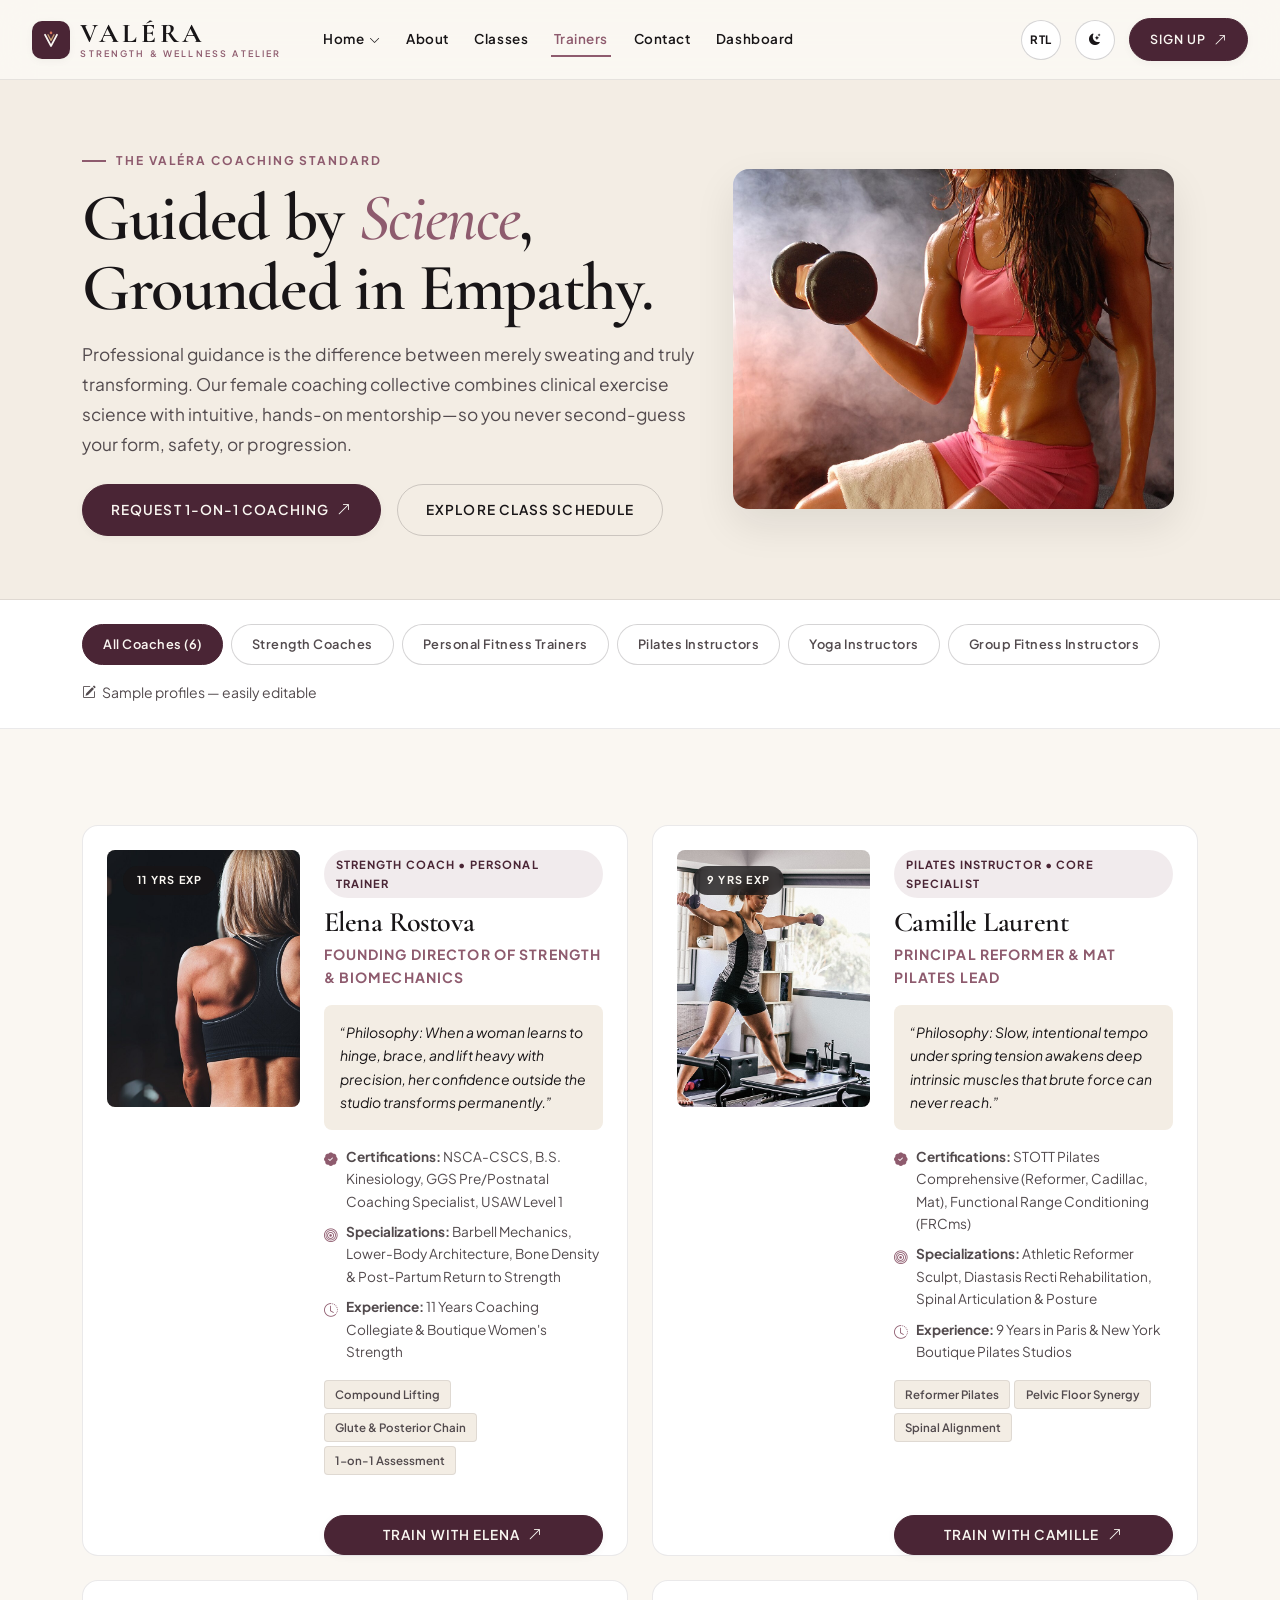
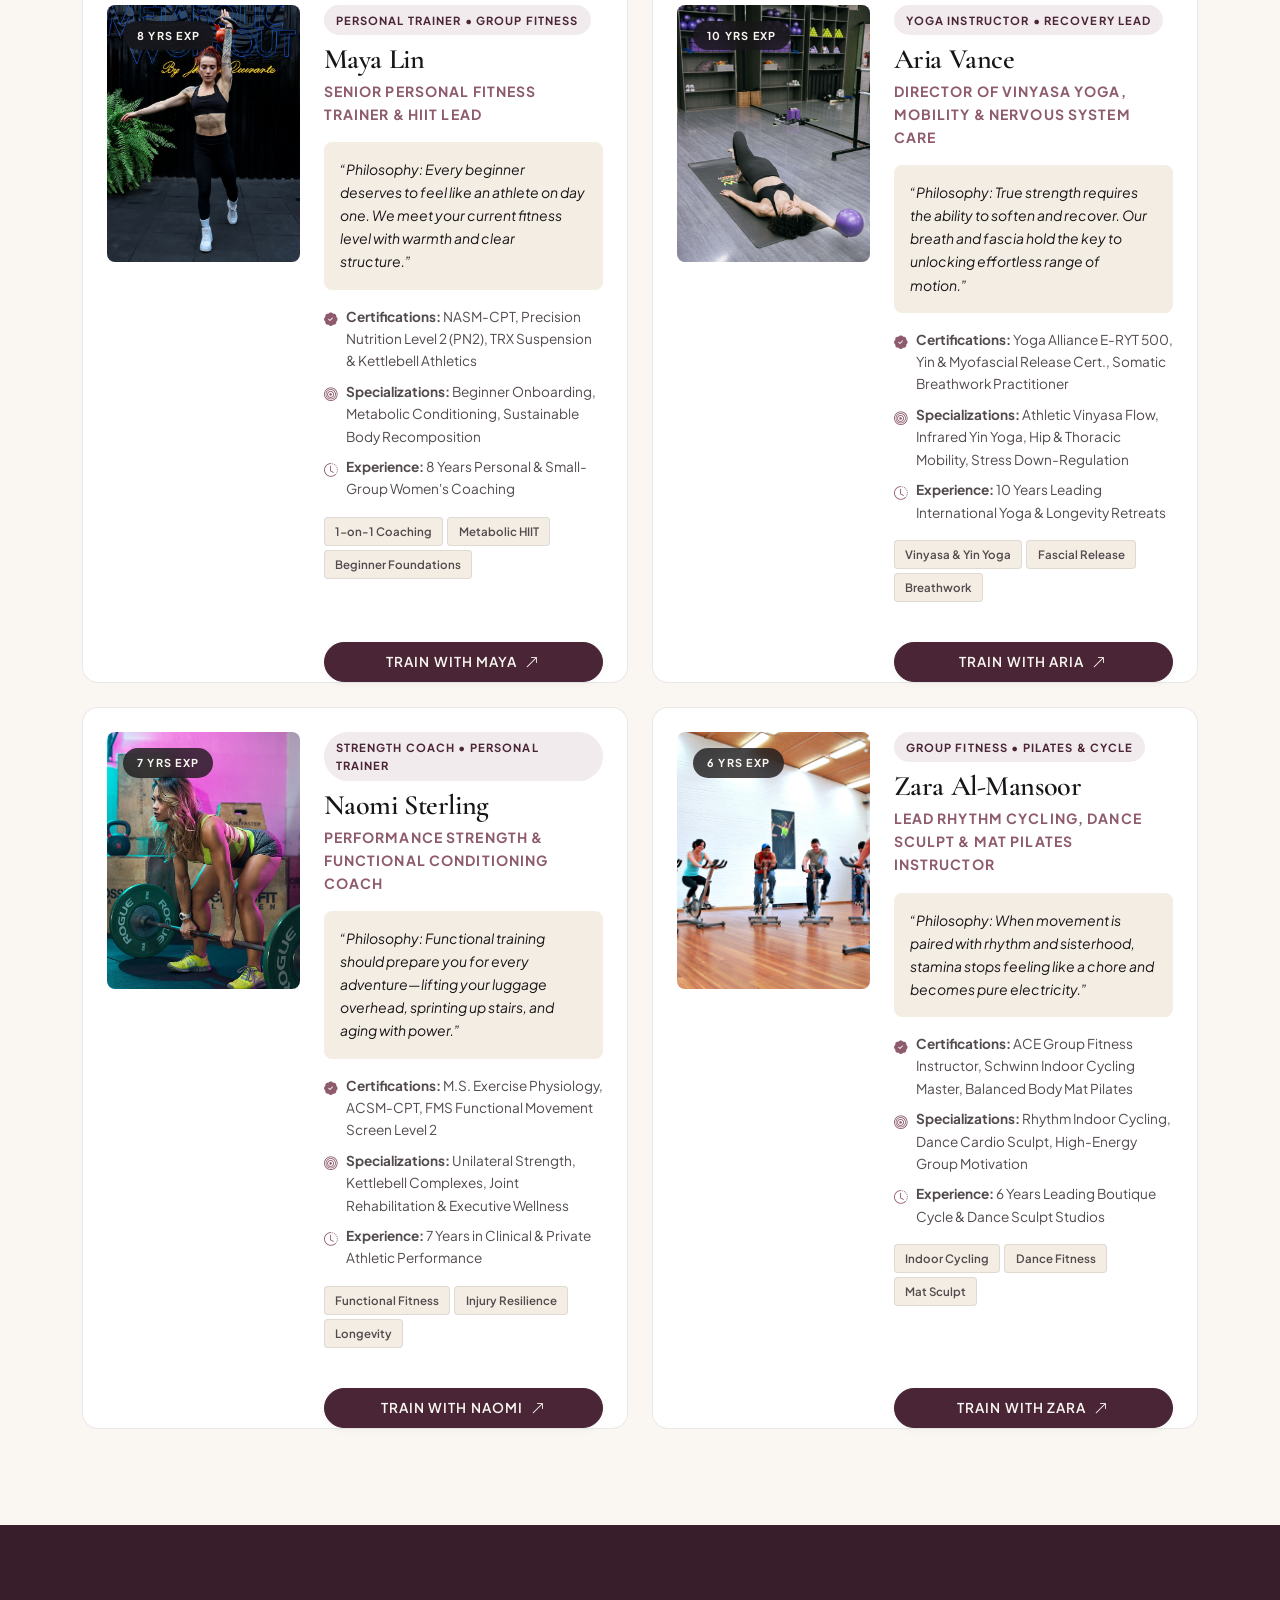
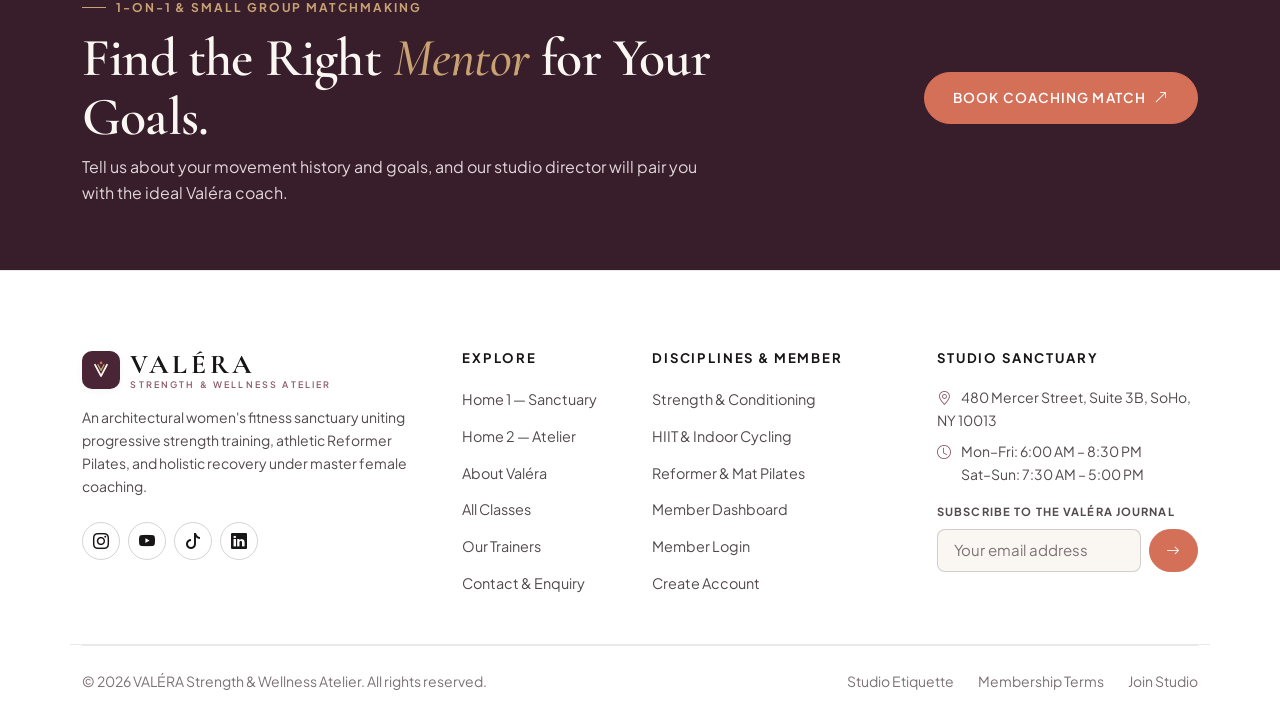
<file: trainers.html>
<!DOCTYPE html>
<html lang="en" data-theme="light" dir="ltr">
<head>
  <meta charset="UTF-8" />
  <meta name="viewport" content="width=device-width, initial-scale=1.0" />
  <title>Our Master Female Trainers &amp; Coaches | VALÉRA Studio</title>
  <meta name="description" content="Meet Valéra's team of certified women's strength coaches, personal fitness trainers, Reformer Pilates specialists, yoga instructors, and group fitness leaders." />
  <link rel="icon" type="image/svg+xml" href="assets/images/favicon.svg" />

  <!-- Prevent Flash of Unstyled Theme & Direction -->
  <script>
    (function() {
      try {
        var saved = localStorage.getItem('valera_theme_preference') || 'light';
        var dir = localStorage.getItem('valera_dir_preference') || 'ltr';
        document.documentElement.setAttribute('data-theme', saved);
        document.documentElement.setAttribute('dir', dir);
      } catch (e) {}
    })();
  </script>

  <!-- Google Fonts -->
  <link rel="preconnect" href="https://fonts.googleapis.com" />
  <link rel="preconnect" href="https://fonts.gstatic.com" crossorigin />
  <link href="https://fonts.googleapis.com/css2?family=Cormorant+Garamond:ital,wght@0,500;0,600;0,700;1,500;1,600&family=Plus+Jakarta+Sans:wght@400;500;600;700&display=swap" rel="stylesheet" />

  <!-- Bootstrap 5.3 CSS & Bootstrap Icons -->
  <link href="https://cdn.jsdelivr.net/npm/bootstrap@5.3.3/dist/css/bootstrap.min.css" rel="stylesheet" />
  <link href="https://cdn.jsdelivr.net/npm/bootstrap-icons@1.11.3/font/bootstrap-icons.min.css" rel="stylesheet" />

  <!-- Custom Design System Stylesheet -->
  <link rel="stylesheet" href="assets/css/style.css" />
</head>
<body>

  <!-- ========================================================================
       MANDATORY STICKY NAVIGATION BAR
       ======================================================================== -->
  <header class="valera-navbar" role="banner">
    <div class="container-fluid">
      <a href="index.html" class="navbar-brand-valera" aria-label="Valéra Home">
        <span class="brand-icon-mark" aria-hidden="true">
          <svg viewBox="0 0 64 64" fill="none" xmlns="http://www.w3.org/2000/svg">
            <path d="M16 18L32 48L48 18" stroke="#FAF7F2" stroke-width="4.5" stroke-linecap="round" stroke-linejoin="round"/>
            <path d="M24 18L32 33L40 18" stroke="#C8A273" stroke-width="3.5" stroke-linecap="round" stroke-linejoin="round"/>
            <circle cx="32" cy="13" r="3.5" fill="#D46F58"/>
          </svg>
        </span>
        <span class="brand-text-stack">
          <span class="brand-title">VALÉRA</span>
          <span class="brand-subtitle">Strength &amp; Wellness Atelier</span>
        </span>
      </a>

      <div class="d-flex align-items-center gap-2 d-lg-none">
        <button type="button" class="theme-toggle-btn rtl-toggle-btn" data-rtl-toggle aria-label="Toggle RTL direction" aria-pressed="false">RTL</button>
        <button type="button" class="theme-toggle-btn" data-theme-toggle aria-label="Switch theme">
          <i class="bi bi-moon-stars-fill"></i>
        </button>
        <button type="button" class="valera-hamburger" id="valeraHamburger" aria-label="Toggle navigation" aria-expanded="false" aria-controls="valeraNavCollapse">
          <i class="bi bi-list fs-4"></i>
        </button>
      </div>

      <nav class="valera-nav-collapse" id="valeraNavCollapse" aria-label="Main Navigation">
        <ul class="valera-nav-menu">
          <li class="valera-nav-item valera-dropdown">
            <button type="button" class="valera-nav-link valera-dropdown-toggle" aria-expanded="false">
              <span>Home</span>
              <i class="bi bi-chevron-down dropdown-SingleChevron"></i>
            </button>
            <ul class="valera-dropdown-menu" aria-label="Home variations">
              <li>
                <a href="index.html" class="valera-dropdown-item">
                  <span class="item-title">Home 1 — Sanctuary Flagship <i class="bi bi-arrow-up-right"></i></span>
                  <span class="item-desc">Cinematic strength &amp; athletic club experience</span>
                </a>
              </li>
              <li>
                <a href="home-2.html" class="valera-dropdown-item">
                  <span class="item-title">Home 2 — Editorial Atelier <i class="bi bi-arrow-up-right"></i></span>
                  <span class="item-desc">Lifestyle movement, pilates &amp; member chronicle</span>
                </a>
              </li>
            </ul>
          </li>

          <li class="valera-nav-item"><a href="about.html" class="valera-nav-link">About</a></li>
          <li class="valera-nav-item"><a href="classes.html" class="valera-nav-link">Classes</a></li>
          <li class="valera-nav-item"><a href="trainers.html" class="valera-nav-link active">Trainers</a></li>
          <li class="valera-nav-item"><a href="contact.html" class="valera-nav-link">Contact</a></li>
          <li class="valera-nav-item"><a href="dashboard.html" class="valera-nav-link">Dashboard</a></li>
        </ul>

        <div class="valera-nav-actions d-none d-lg-flex">
          <button type="button" class="theme-toggle-btn rtl-toggle-btn" data-rtl-toggle aria-label="Toggle RTL direction" aria-pressed="false">RTL</button>
          <button type="button" class="theme-toggle-btn" data-theme-toggle aria-label="Switch theme">
            <i class="bi bi-moon-stars-fill"></i>
          </button>
          <a href="signup.html" class="btn-valera-primary btn-nav-join">
            Sign Up <i class="bi bi-arrow-up-right"></i>
          </a>
        </div>

        <div class="valera-nav-actions-mobile d-lg-none">
          <a href="signup.html" class="btn-valera-primary w-100">
            Sign Up <i class="bi bi-arrow-up-right"></i>
          </a>
        </div>
      </nav>
    </div>
  </header>

  <main>
    <!-- ======================================================================
         1. UNIFORM NON-HOME PAGE HERO (.page-hero-valera)
         ====================================================================== -->
    <section class="page-hero-valera">
      <div class="container">
        <div class="row align-items-center gy-4">
          <div class="col-lg-7">
            <span class="eyebrow" data-gsap-hero>The Valéra Coaching Standard</span>
            <h1 class="display-xl mb-3" data-gsap-hero>
              Guided by <span class="italic-accent">Science</span>, Grounded in Empathy.
            </h1>
            <p class="lead-editorial mb-4" data-gsap-hero>
              Professional guidance is the difference between merely sweating and truly transforming. Our female coaching collective combines clinical exercise science with intuitive, hands-on mentorship—so you never second-guess your form, safety, or progression.
            </p>
            <div class="d-flex flex-wrap gap-3" data-gsap-hero>
              <a href="contact.html#enquiry-form" class="btn-valera-primary">
                Request 1-on-1 Coaching <i class="bi bi-arrow-up-right"></i>
              </a>
              <a href="classes.html" class="btn-valera-outline">
                Explore Class Schedule
              </a>
            </div>
          </div>

          <div class="col-lg-5">
            <div class="page-hero-img-box rounded-4 overflow-hidden shadow-md" data-gsap-hero>
              <img src="assets/images/fitness-model-trainer.jpg" alt="Female master coach instructing at Valéra" />
            </div>
          </div>
        </div>
      </div>
    </section>

    <!-- ======================================================================
         2. INTERACTIVE TRAINER SPECIALTY FILTER BAR
         ====================================================================== -->
    <section class="py-4 bg-editorial-surface border-bottom sticky-top" style="top: var(--navbar-height); z-index: 1020; border-color: var(--border-subtle) !important;">
      <div class="container">
        <div class="d-flex flex-wrap align-items-center justify-content-between gap-3">
          <div class="filter-bar-valera" role="group" aria-label="Filter trainers by specialization">
            <button type="button" class="filter-pill-btn active" data-trainer-filter="all">All Coaches (6)</button>
            <button type="button" class="filter-pill-btn" data-trainer-filter="strength">Strength Coaches</button>
            <button type="button" class="filter-pill-btn" data-trainer-filter="personal">Personal Fitness Trainers</button>
            <button type="button" class="filter-pill-btn" data-trainer-filter="pilates">Pilates Instructors</button>
            <button type="button" class="filter-pill-btn" data-trainer-filter="yoga">Yoga Instructors</button>
            <button type="button" class="filter-pill-btn" data-trainer-filter="group">Group Fitness Instructors</button>
          </div>
          <span class="small text-secondary"><i class="bi bi-pencil-square me-1"></i> Sample profiles &mdash; easily editable</span>
        </div>
      </div>
    </section>

    <!-- ======================================================================
         3. ELEGANT TRAINER PROFILE DIRECTORY (6 COMPREHENSIVE PROFILES)
         ====================================================================== -->
    <section class="section-padding">
      <div class="container">
        <div class="row g-4 justify-content-center">

          <!-- Trainer 1 -->
          <div class="col-md-6 trainer-filter-item" data-trainer-role="strength personal group">
            <article class="trainer-card p-4">
              <div class="row g-4 align-items-stretch">
                <div class="col-xl-5">
                  <div class="editorial-img-wrap aspect-portrait rounded-3">
                    <span class="badge-overlay-top">11 Yrs Exp</span>
                    <img src="assets/images/female-athlete-coach.jpg" alt="Elena Rostova - Director of Strength & Conditioning" class="elena-coach-img" style="object-position: top center;" />
                  </div>
                </div>
                <div class="col-xl-7 d-flex flex-column justify-content-between">
                  <div>
                    <span class="badge-valera mb-2">Strength Coach &bull; Personal Trainer</span>
                    <h2 class="display-sm mb-1">Elena Rostova</h2>
                    <p class="small fw-bold text-uppercase mb-3" style="color: var(--brand-mauve); letter-spacing: 0.08em;">
                      Founding Director of Strength &amp; Biomechanics
                    </p>
                    <blockquote class="small fst-italic p-3 rounded-3 bg-editorial-secondary mb-3">
                      “Philosophy: When a woman learns to hinge, brace, and lift heavy with precision, her confidence outside the studio transforms permanently.”
                    </blockquote>
                    <ul class="trainer-meta-list mb-3">
                      <li>
                        <i class="bi bi-patch-check-fill"></i>
                        <span><strong>Certifications:</strong> NSCA-CSCS, B.S. Kinesiology, GGS Pre/Postnatal Coaching Specialist, USAW Level 1</span>
                      </li>
                      <li>
                        <i class="bi bi-bullseye"></i>
                        <span><strong>Specializations:</strong> Barbell Mechanics, Lower-Body Architecture, Bone Density &amp; Post-Partum Return to Strength</span>
                      </li>
                      <li>
                        <i class="bi bi-clock-history"></i>
                        <span><strong>Experience:</strong> 11 Years Coaching Collegiate &amp; Boutique Women's Strength</span>
                      </li>
                    </ul>
                    <div class="d-flex flex-wrap gap-1 mb-3">
                      <span class="expertise-tag">Compound Lifting</span>
                      <span class="expertise-tag">Glute &amp; Posterior Chain</span>
                      <span class="expertise-tag">1-on-1 Assessment</span>
                    </div>
                  </div>
                  <a href="contact.html?program=Personal+Training&trainer=Elena+Rostova#enquiry-form" class="btn-valera-primary w-100 py-2 mt-auto" data-enquiry-trigger data-enquiry-subject="Train with Elena Rostova" data-enquiry-program="Strength & Conditioning">
                    Train With Elena <i class="bi bi-arrow-up-right"></i>
                  </a>
                </div>
              </div>
            </article>
          </div>

          <!-- Trainer 2 -->
          <div class="col-md-6 trainer-filter-item" data-trainer-role="pilates group">
            <article class="trainer-card p-4">
              <div class="row g-4 align-items-stretch">
                <div class="col-xl-5">
                  <div class="editorial-img-wrap aspect-portrait rounded-3">
                    <span class="badge-overlay-top">9 Yrs Exp</span>
                    <img src="assets/images/woman-pilates-reformer.jpg" alt="Camille Laurent - Principal Pilates Instructor" />
                  </div>
                </div>
                <div class="col-xl-7 d-flex flex-column justify-content-between">
                  <div>
                    <span class="badge-valera mb-2">Pilates Instructor &bull; Core Specialist</span>
                    <h2 class="display-sm mb-1">Camille Laurent</h2>
                    <p class="small fw-bold text-uppercase mb-3" style="color: var(--brand-mauve); letter-spacing: 0.08em;">
                      Principal Reformer &amp; Mat Pilates Lead
                    </p>
                    <blockquote class="small fst-italic p-3 rounded-3 bg-editorial-secondary mb-3">
                      “Philosophy: Slow, intentional tempo under spring tension awakens deep intrinsic muscles that brute force can never reach.”
                    </blockquote>
                    <ul class="trainer-meta-list mb-3">
                      <li>
                        <i class="bi bi-patch-check-fill"></i>
                        <span><strong>Certifications:</strong> STOTT Pilates Comprehensive (Reformer, Cadillac, Mat), Functional Range Conditioning (FRCms)</span>
                      </li>
                      <li>
                        <i class="bi bi-bullseye"></i>
                        <span><strong>Specializations:</strong> Athletic Reformer Sculpt, Diastasis Recti Rehabilitation, Spinal Articulation &amp; Posture</span>
                      </li>
                      <li>
                        <i class="bi bi-clock-history"></i>
                        <span><strong>Experience:</strong> 9 Years in Paris &amp; New York Boutique Pilates Studios</span>
                      </li>
                    </ul>
                    <div class="d-flex flex-wrap gap-1 mb-3">
                      <span class="expertise-tag">Reformer Pilates</span>
                      <span class="expertise-tag">Pelvic Floor Synergy</span>
                      <span class="expertise-tag">Spinal Alignment</span>
                    </div>
                  </div>
                  <a href="contact.html?program=Mind+%26+Body&trainer=Camille+Laurent#enquiry-form" class="btn-valera-primary w-100 py-2 mt-auto" data-enquiry-trigger data-enquiry-subject="Train with Camille Laurent" data-enquiry-program="Mind & Body">
                    Train With Camille <i class="bi bi-arrow-up-right"></i>
                  </a>
                </div>
              </div>
            </article>
          </div>

          <!-- Trainer 3 -->
          <div class="col-md-6 trainer-filter-item" data-trainer-role="personal group strength">
            <article class="trainer-card p-4">
              <div class="row g-4 align-items-stretch">
                <div class="col-xl-5">
                  <div class="editorial-img-wrap aspect-portrait rounded-3">
                    <span class="badge-overlay-top">8 Yrs Exp</span>
                    <img src="assets/images/woman-kettlebell-1.jpg" alt="Maya Lin - Senior Personal Fitness Trainer" />
                  </div>
                </div>
                <div class="col-xl-7 d-flex flex-column justify-content-between">
                  <div>
                    <span class="badge-valera mb-2">Personal Trainer &bull; Group Fitness</span>
                    <h2 class="display-sm mb-1">Maya Lin</h2>
                    <p class="small fw-bold text-uppercase mb-3" style="color: var(--brand-mauve); letter-spacing: 0.08em;">
                      Senior Personal Fitness Trainer &amp; HIIT Lead
                    </p>
                    <blockquote class="small fst-italic p-3 rounded-3 bg-editorial-secondary mb-3">
                      “Philosophy: Every beginner deserves to feel like an athlete on day one. We meet your current fitness level with warmth and clear structure.”
                    </blockquote>
                    <ul class="trainer-meta-list mb-3">
                      <li>
                        <i class="bi bi-patch-check-fill"></i>
                        <span><strong>Certifications:</strong> NASM-CPT, Precision Nutrition Level 2 (PN2), TRX Suspension &amp; Kettlebell Athletics</span>
                      </li>
                      <li>
                        <i class="bi bi-bullseye"></i>
                        <span><strong>Specializations:</strong> Beginner Onboarding, Metabolic Conditioning, Sustainable Body Recomposition</span>
                      </li>
                      <li>
                        <i class="bi bi-clock-history"></i>
                        <span><strong>Experience:</strong> 8 Years Personal &amp; Small-Group Women's Coaching</span>
                      </li>
                    </ul>
                    <div class="d-flex flex-wrap gap-1 mb-3">
                      <span class="expertise-tag">1-on-1 Coaching</span>
                      <span class="expertise-tag">Metabolic HIIT</span>
                      <span class="expertise-tag">Beginner Foundations</span>
                    </div>
                  </div>
                  <a href="contact.html?program=Personal+Training&trainer=Maya+Lin#enquiry-form" class="btn-valera-primary w-100 py-2 mt-auto" data-enquiry-trigger data-enquiry-subject="Train with Maya Lin" data-enquiry-program="Personal Training">
                    Train With Maya <i class="bi bi-arrow-up-right"></i>
                  </a>
                </div>
              </div>
            </article>
          </div>

          <!-- Trainer 4 -->
          <div class="col-md-6 trainer-filter-item" data-trainer-role="yoga group">
            <article class="trainer-card p-4">
              <div class="row g-4 align-items-stretch">
                <div class="col-xl-5">
                  <div class="editorial-img-wrap aspect-portrait rounded-3">
                    <span class="badge-overlay-top">10 Yrs Exp</span>
                    <img src="assets/images/woman-yoga-mat-stretch.jpg" alt="Aria Vance - Lead Yoga & Recovery Instructor" />
                  </div>
                </div>
                <div class="col-xl-7 d-flex flex-column justify-content-between">
                  <div>
                    <span class="badge-valera mb-2">Yoga Instructor &bull; Recovery Lead</span>
                    <h2 class="display-sm mb-1">Aria Vance</h2>
                    <p class="small fw-bold text-uppercase mb-3" style="color: var(--brand-mauve); letter-spacing: 0.08em;">
                      Director of Vinyasa Yoga, Mobility &amp; Nervous System Care
                    </p>
                    <blockquote class="small fst-italic p-3 rounded-3 bg-editorial-secondary mb-3">
                      “Philosophy: True strength requires the ability to soften and recover. Our breath and fascia hold the key to unlocking effortless range of motion.”
                    </blockquote>
                    <ul class="trainer-meta-list mb-3">
                      <li>
                        <i class="bi bi-patch-check-fill"></i>
                        <span><strong>Certifications:</strong> Yoga Alliance E-RYT 500, Yin &amp; Myofascial Release Cert., Somatic Breathwork Practitioner</span>
                      </li>
                      <li>
                        <i class="bi bi-bullseye"></i>
                        <span><strong>Specializations:</strong> Athletic Vinyasa Flow, Infrared Yin Yoga, Hip &amp; Thoracic Mobility, Stress Down-Regulation</span>
                      </li>
                      <li>
                        <i class="bi bi-clock-history"></i>
                        <span><strong>Experience:</strong> 10 Years Leading International Yoga &amp; Longevity Retreats</span>
                      </li>
                    </ul>
                    <div class="d-flex flex-wrap gap-1 mb-3">
                      <span class="expertise-tag">Vinyasa &amp; Yin Yoga</span>
                      <span class="expertise-tag">Fascial Release</span>
                      <span class="expertise-tag">Breathwork</span>
                    </div>
                  </div>
                  <a href="contact.html?program=Mind+%26+Body&trainer=Aria+Vance#enquiry-form" class="btn-valera-primary w-100 py-2 mt-auto" data-enquiry-trigger data-enquiry-subject="Train with Aria Vance" data-enquiry-program="Mind & Body">
                    Train With Aria <i class="bi bi-arrow-up-right"></i>
                  </a>
                </div>
              </div>
            </article>
          </div>

          <!-- Trainer 5 -->
          <div class="col-md-6 trainer-filter-item" data-trainer-role="strength personal">
            <article class="trainer-card p-4">
              <div class="row g-4 align-items-stretch">
                <div class="col-xl-5">
                  <div class="editorial-img-wrap aspect-portrait rounded-3">
                    <span class="badge-overlay-top">7 Yrs Exp</span>
                    <img src="assets/images/woman-deadlift-barbell.jpg" alt="Naomi Sterling - Strength & Personal Fitness Coach" />
                  </div>
                </div>
                <div class="col-xl-7 d-flex flex-column justify-content-between">
                  <div>
                    <span class="badge-valera mb-2">Strength Coach &bull; Personal Trainer</span>
                    <h2 class="display-sm mb-1">Naomi Sterling</h2>
                    <p class="small fw-bold text-uppercase mb-3" style="color: var(--brand-mauve); letter-spacing: 0.08em;">
                      Performance Strength &amp; Functional Conditioning Coach
                    </p>
                    <blockquote class="small fst-italic p-3 rounded-3 bg-editorial-secondary mb-3">
                      “Philosophy: Functional training should prepare you for every adventure—lifting your luggage overhead, sprinting up stairs, and aging with power.”
                    </blockquote>
                    <ul class="trainer-meta-list mb-3">
                      <li>
                        <i class="bi bi-patch-check-fill"></i>
                        <span><strong>Certifications:</strong> M.S. Exercise Physiology, ACSM-CPT, FMS Functional Movement Screen Level 2</span>
                      </li>
                      <li>
                        <i class="bi bi-bullseye"></i>
                        <span><strong>Specializations:</strong> Unilateral Strength, Kettlebell Complexes, Joint Rehabilitation &amp; Executive Wellness</span>
                      </li>
                      <li>
                        <i class="bi bi-clock-history"></i>
                        <span><strong>Experience:</strong> 7 Years in Clinical &amp; Private Athletic Performance</span>
                      </li>
                    </ul>
                    <div class="d-flex flex-wrap gap-1 mb-3">
                      <span class="expertise-tag">Functional Fitness</span>
                      <span class="expertise-tag">Injury Resilience</span>
                      <span class="expertise-tag">Longevity</span>
                    </div>
                  </div>
                  <a href="contact.html?program=Strength+%26+Conditioning&trainer=Naomi+Sterling#enquiry-form" class="btn-valera-primary w-100 py-2 mt-auto" data-enquiry-trigger data-enquiry-subject="Train with Naomi Sterling" data-enquiry-program="Strength & Conditioning">
                    Train With Naomi <i class="bi bi-arrow-up-right"></i>
                  </a>
                </div>
              </div>
            </article>
          </div>

          <!-- Trainer 6 -->
          <div class="col-md-6 trainer-filter-item" data-trainer-role="group pilates">
            <article class="trainer-card p-4">
              <div class="row g-4 align-items-stretch">
                <div class="col-xl-5">
                  <div class="editorial-img-wrap aspect-portrait rounded-3">
                    <span class="badge-overlay-top">6 Yrs Exp</span>
                    <img src="assets/images/indoor-cycle-class.jpg" alt="Zara Al-Mansoor - Group Fitness & Rhythm Cycle Lead" />
                  </div>
                </div>
                <div class="col-xl-7 d-flex flex-column justify-content-between">
                  <div>
                    <span class="badge-valera mb-2">Group Fitness &bull; Pilates &amp; Cycle</span>
                    <h2 class="display-sm mb-1">Zara Al-Mansoor</h2>
                    <p class="small fw-bold text-uppercase mb-3" style="color: var(--brand-mauve); letter-spacing: 0.08em;">
                      Lead Rhythm Cycling, Dance Sculpt &amp; Mat Pilates Instructor
                    </p>
                    <blockquote class="small fst-italic p-3 rounded-3 bg-editorial-secondary mb-3">
                      “Philosophy: When movement is paired with rhythm and sisterhood, stamina stops feeling like a chore and becomes pure electricity.”
                    </blockquote>
                    <ul class="trainer-meta-list mb-3">
                      <li>
                        <i class="bi bi-patch-check-fill"></i>
                        <span><strong>Certifications:</strong> ACE Group Fitness Instructor, Schwinn Indoor Cycling Master, Balanced Body Mat Pilates</span>
                      </li>
                      <li>
                        <i class="bi bi-bullseye"></i>
                        <span><strong>Specializations:</strong> Rhythm Indoor Cycling, Dance Cardio Sculpt, High-Energy Group Motivation</span>
                      </li>
                      <li>
                        <i class="bi bi-clock-history"></i>
                        <span><strong>Experience:</strong> 6 Years Leading Boutique Cycle &amp; Dance Sculpt Studios</span>
                      </li>
                    </ul>
                    <div class="d-flex flex-wrap gap-1 mb-3">
                      <span class="expertise-tag">Indoor Cycling</span>
                      <span class="expertise-tag">Dance Fitness</span>
                      <span class="expertise-tag">Mat Sculpt</span>
                    </div>
                  </div>
                  <a href="contact.html?program=Cardio+%26+Movement&trainer=Zara+Al-Mansoor#enquiry-form" class="btn-valera-primary w-100 py-2 mt-auto" data-enquiry-trigger data-enquiry-subject="Train with Zara Al-Mansoor" data-enquiry-program="Cardio & Movement">
                    Train With Zara <i class="bi bi-arrow-up-right"></i>
                  </a>
                </div>
              </div>
            </article>
          </div>

        </div>
      </div>
    </section>

    <!-- ======================================================================
         4. PRIVATE COACHING CTA BANNER
         ====================================================================== -->
    <section class="section-padding-sm bg-editorial-plum">
      <div class="container">
        <div class="row align-items-center justify-content-between gy-4">
          <div class="col-lg-7">
            <span class="eyebrow eyebrow-light">1-on-1 &amp; Small Group Matchmaking</span>
            <h2 class="display-lg mb-2">Find the Right <span class="italic-accent" style="color: var(--accent-champagne);">Mentor</span> for Your Goals.</h2>
            <p class="mb-0" style="color: #E0D6D9;">
              Tell us about your movement history and goals, and our studio director will pair you with the ideal Valéra coach.
            </p>
          </div>
          <div class="col-lg-5 text-lg-end">
            <a href="contact.html#enquiry-form" class="btn-valera-coral">
              Book Coaching Match <i class="bi bi-arrow-up-right"></i>
            </a>
          </div>
        </div>
      </div>
    </section>
  </main>

  <!-- ========================================================================
       INTERACTIVE TRAINER CONSULTATION MODAL
       ======================================================================== -->
  <div class="modal fade" id="valeraEnquiryModal" tabindex="-1" aria-labelledby="valeraEnquiryModalLabel" aria-hidden="true">
    <div class="modal-dialog modal-dialog-centered">
      <div class="modal-content modal-content-valera p-3 p-sm-4">
        <div class="modal-header border-0 pb-0">
          <div>
            <span class="eyebrow mb-1">Personal Coaching Request</span>
            <h3 class="h3 display-font mb-0" id="valeraEnquiryModalLabel"><span id="modalEnquiryTarget" class="italic-accent">Trainer Consultation</span></h3>
          </div>
          <button type="button" class="btn-close" data-bs-dismiss="modal" aria-label="Close"></button>
        </div>
        <div class="modal-body pt-3">
          <form id="modalEnquiryForm" novalidate>
            <div class="mb-3">
              <label for="modalFullName" class="form-label-valera">Full Name *</label>
              <input type="text" id="modalFullName" class="form-control-valera" placeholder="e.g., Clara Vance" required />
              <div class="invalid-feedback-valera">Please enter your full name.</div>
            </div>
            <div class="mb-3">
              <label for="modalEmail" class="form-label-valera">Email Address *</label>
              <input type="email" id="modalEmail" class="form-control-valera" placeholder="clara@example.com" required />
              <div class="invalid-feedback-valera">Please enter a valid email address.</div>
            </div>
            <div class="mb-3">
              <label for="modalPhone" class="form-label-valera">Phone / WhatsApp *</label>
              <input type="tel" id="modalPhone" class="form-control-valera" placeholder="+1 (555) 234-5678" required />
              <div class="invalid-feedback-valera">Please enter your phone number.</div>
            </div>
            <div class="mb-3">
              <label for="modalProgramSelect" class="form-label-valera">Primary Focus</label>
              <select id="modalProgramSelect" class="form-select-valera">
                <option value="Strength & Conditioning">Strength &amp; Conditioning</option>
                <option value="Personal Training">1-on-1 Personal Training</option>
                <option value="Mind & Body">Pilates / Yoga / Mobility</option>
                <option value="Cardio & Movement">Cardio &amp; HIIT</option>
              </select>
            </div>
            <button type="submit" class="btn-valera-primary w-100">
              Request Trainer Consultation <i class="bi bi-arrow-right"></i>
            </button>
          </form>

          <div id="modalEnquirySuccess" class="d-none p-4 rounded-4 bg-editorial-secondary text-center">
            <i class="bi bi-check-circle-fill fs-1 mb-2 d-block" style="color: var(--brand-mauve);"></i>
            <h4 class="display-font h3 mb-2">Coaching Request Logged</h4>
            <p class="small text-secondary mb-3">
              Thank you! In a live studio deployment, your selected coach or studio concierge will reach out to schedule your 1-on-1 onboarding session.
            </p>
            <button type="button" class="btn-valera-outline" data-bs-dismiss="modal">Close Window</button>
          </div>
        </div>
      </div>
    </div>
  </div>

  <!-- ========================================================================
       PROFESSIONAL MULTI-COLUMN FOOTER (WHITE IN LIGHT MODE)
       ======================================================================== -->
  <footer class="valera-footer" role="contentinfo">
    <div class="container">
      <div class="row gy-5 pb-5 footer-top-divider">
        <div class="col-lg-4 col-md-6">
          <a href="index.html" class="navbar-brand-valera mb-3">
            <span class="brand-icon-mark" aria-hidden="true">
              <svg viewBox="0 0 64 64" fill="none" xmlns="http://www.w3.org/2000/svg">
                <path d="M16 18L32 48L48 18" stroke="#FAF7F2" stroke-width="4.5" stroke-linecap="round" stroke-linejoin="round"/>
                <path d="M24 18L32 33L40 18" stroke="#C8A273" stroke-width="3.5" stroke-linecap="round" stroke-linejoin="round"/>
                <circle cx="32" cy="13" r="3.5" fill="#D46F58"/>
              </svg>
            </span>
            <span class="brand-text-stack">
              <span class="brand-title">VALÉRA</span>
              <span class="brand-subtitle">Strength &amp; Wellness Atelier</span>
            </span>
          </a>
          <p class="small mb-4 footer-muted-text" style="max-width: 340px;">
            An architectural women's fitness sanctuary uniting progressive strength training, athletic Reformer Pilates, and holistic recovery under master female coaching.
          </p>
          <div class="d-flex gap-2">
            <a href="https://instagram.com" target="_blank" rel="noopener noreferrer" class="social-circle-link" aria-label="Instagram"><i class="bi bi-instagram"></i></a>
            <a href="https://youtube.com" target="_blank" rel="noopener noreferrer" class="social-circle-link" aria-label="YouTube"><i class="bi bi-youtube"></i></a>
            <a href="https://tiktok.com" target="_blank" rel="noopener noreferrer" class="social-circle-link" aria-label="TikTok"><i class="bi bi-tiktok"></i></a>
            <a href="https://linkedin.com" target="_blank" rel="noopener noreferrer" class="social-circle-link" aria-label="LinkedIn"><i class="bi bi-linkedin"></i></a>
          </div>
        </div>

        <div class="col-lg-2 col-md-6 col-6">
          <h4>Explore</h4>
          <ul class="footer-links">
            <li><a href="index.html">Home 1 — Sanctuary</a></li>
            <li><a href="home-2.html">Home 2 — Atelier</a></li>
            <li><a href="about.html">About Valéra</a></li>
            <li><a href="classes.html">All Classes</a></li>
            <li><a href="trainers.html">Our Trainers</a></li>
            <li><a href="contact.html">Contact &amp; Enquiry</a></li>
          </ul>
        </div>

        <div class="col-lg-3 col-md-6 col-6">
          <h4>Disciplines &amp; Member</h4>
          <ul class="footer-links">
            <li><a href="classes.html#strength-section">Strength &amp; Conditioning</a></li>
            <li><a href="classes.html#cardio-section">HIIT &amp; Indoor Cycling</a></li>
            <li><a href="classes.html#mindbody-section">Reformer &amp; Mat Pilates</a></li>
            <li><a href="dashboard.html">Member Dashboard</a></li>
            <li><a href="login.html">Member Login</a></li>
            <li><a href="signup.html">Create Account</a></li>
          </ul>
        </div>

        <div class="col-lg-3 col-md-6">
          <h4>Studio Sanctuary</h4>
          <p class="small mb-2 footer-muted-text">
            <i class="bi bi-geo-alt me-2" style="color: var(--brand-mauve);"></i> 480 Mercer Street, Suite 3B, SoHo, NY 10013
          </p>
          <p class="small mb-3 footer-muted-text">
            <i class="bi bi-clock me-2" style="color: var(--brand-mauve);"></i> Mon–Fri: 6:00 AM – 8:30 PM<br />
            <span class="ms-4">Sat–Sun: 7:30 AM – 5:00 PM</span>
          </p>
          <form class="valera-newsletter-form mt-3" novalidate>
            <label for="footerEmail4" class="small text-uppercase tracking-wider d-block mb-2 fw-bold" style="font-size: 0.7rem; letter-spacing: 0.1em;">Subscribe to The Valéra Journal</label>
            <div class="d-flex gap-2">
              <input type="email" id="footerEmail4" class="form-control-valera py-2 px-3 small" placeholder="Your email address" required />
              <button type="submit" class="btn-valera-coral py-2 px-3" aria-label="Subscribe"><i class="bi bi-arrow-right"></i></button>
            </div>
            <div class="newsletter-feedback small mt-2 d-none" style="color: var(--brand-mauve);"></div>
          </form>
        </div>
      </div>

      <div class="pt-4 d-flex flex-column flex-sm-row justify-content-between align-items-center gap-2 small footer-bottom-bar">
        <div>&copy; 2026 VALÉRA Strength &amp; Wellness Atelier. All rights reserved.</div>
        <div class="d-flex gap-4">
          <a href="about.html" class="text-reset">Studio Etiquette</a>
          <a href="contact.html" class="text-reset">Membership Terms</a>
          <a href="signup.html" class="text-reset">Join Studio</a>
        </div>
      </div>
    </div>
  </footer>

  <!-- Back to Top Button -->
  <button type="button" class="back-to-top-btn" id="valeraBackToTop" aria-label="Back to top">
    <i class="bi bi-arrow-up"></i>
  </button>

  <script src="https://cdn.jsdelivr.net/npm/bootstrap@5.3.3/dist/js/bootstrap.bundle.min.js"></script>
  <script src="https://cdnjs.cloudflare.com/ajax/libs/gsap/3.12.5/gsap.min.js"></script>
  <script src="assets/js/main.js"></script>
</body>
</html>
</file>
<file: assets/css/style.css>
/* ==========================================================================
   VALÉRA — Women's Strength & Wellness Atelier
   Premium Commercial Website Template Stylesheet
   Bootstrap 5 + Custom Luxury Editorial Design System
   Spacing System: 4px / 8px baseline grid
   ========================================================================== */

:root {
  /* Color Palette — Light Theme (Warm Ivory & Deep Charcoal Editorial) */
  --bg-primary: #FAF7F2;
  --bg-secondary: #F3EDE4;
  --bg-tertiary: #EAE1D5;
  --bg-surface: #FFFFFF;
  --bg-surface-elevated: #FFFFFF;
  --bg-glass: rgba(250, 247, 242, 0.88);
  --bg-dark-section: #181517;
  --bg-plum-section: #381D2A;

  /* Text Colors */
  --text-primary: #181517;
  --text-secondary: #524A4D;
  --text-muted: #7D7276;
  --text-on-dark: #FAF7F2;
  --text-on-dark-muted: #C7BDC0;

  /* Brand & Accent Colors */
  --brand-plum: #4A2535;
  --brand-plum-hover: #361926;
  --brand-mauve: #8E5B6E;
  --brand-mauve-soft: rgba(142, 91, 110, 0.12);
  --brand-rose: #C8939E;
  --brand-rose-soft: rgba(200, 147, 158, 0.18);
  --accent-champagne: #C8A273;
  --accent-champagne-soft: rgba(200, 162, 115, 0.16);
  --accent-coral: #D46F58;
  --accent-coral-hover: #BF5C45;

  /* Borders & Shadows */
  --border-subtle: rgba(24, 21, 23, 0.09);
  --border-strong: rgba(24, 21, 23, 0.18);
  --border-accent: rgba(142, 91, 110, 0.32);
  --shadow-xs: 0 2px 8px rgba(24, 21, 23, 0.04);
  --shadow-sm: 0 8px 24px rgba(24, 21, 23, 0.06);
  --shadow-md: 0 16px 40px rgba(24, 21, 23, 0.09);
  --shadow-lg: 0 24px 64px rgba(24, 21, 23, 0.14);

  /* Typography */
  --font-display: 'Cormorant Garamond', Georgia, serif;
  --font-sans: 'Plus Jakarta Sans', -apple-system, BlinkMacSystemFont, sans-serif;

  /* 4px / 8px Spacing Scale */
  --space-1: 0.25rem;  /* 4px */
  --space-2: 0.5rem;   /* 8px */
  --space-3: 0.75rem;  /* 12px */
  --space-4: 1rem;     /* 16px */
  --space-5: 1.5rem;   /* 24px */
  --space-6: 2rem;     /* 32px */
  --space-7: 2.5rem;   /* 40px */
  --space-8: 3rem;     /* 48px */
  --space-9: 4rem;     /* 64px */
  --space-10: 5rem;    /* 80px */
  --space-11: 6rem;    /* 96px */
  --space-12: 7.5rem;  /* 120px */

  /* Radii & Transitions */
  --radius-xs: 4px;
  --radius-sm: 8px;
  --radius-md: 16px;
  --radius-lg: 24px;
  --radius-pill: 9999px;
  --transition-fast: 0.2s cubic-bezier(0.25, 1, 0.5, 1);
  --transition-smooth: 0.4s cubic-bezier(0.16, 1, 0.3, 1);
  --navbar-height: 80px;
}

/* ==========================================================================
   Dark Theme Variables ([data-theme="dark"])
   ========================================================================== */
[data-theme="dark"] {
  --bg-primary: #121011;
  --bg-secondary: #1A1618;
  --bg-tertiary: #241E21;
  --bg-surface: #1D181B;
  --bg-surface-elevated: #262024;
  --bg-glass: rgba(18, 16, 17, 0.90);
  --bg-dark-section: #0B090A;
  --bg-plum-section: #2B1520;

  --text-primary: #F7F3EC;
  --text-secondary: #C6BCBF;
  --text-muted: #93878B;
  --text-on-dark: #FAF7F2;
  --text-on-dark-muted: #C7BDC0;

  --brand-plum: #8E5B6E;
  --brand-plum-hover: #A67084;
  --brand-mauve: #B88497;
  --brand-mauve-soft: rgba(184, 132, 151, 0.16);
  --brand-rose: #D9A7B2;
  --brand-rose-soft: rgba(217, 167, 178, 0.16);
  --accent-champagne: #DFBA88;
  --accent-champagne-soft: rgba(223, 186, 136, 0.16);
  --accent-coral: #E07D66;
  --accent-coral-hover: #EB907B;

  --border-subtle: rgba(247, 243, 236, 0.09);
  --border-strong: rgba(247, 243, 236, 0.18);
  --border-accent: rgba(217, 167, 178, 0.30);
  --shadow-xs: 0 2px 8px rgba(0, 0, 0, 0.25);
  --shadow-sm: 0 8px 24px rgba(0, 0, 0, 0.35);
  --shadow-md: 0 16px 40px rgba(0, 0, 0, 0.45);
  --shadow-lg: 0 24px 64px rgba(0, 0, 0, 0.60);
}

/* ==========================================================================
   Global Reset & Base Typography
   ========================================================================== */
*,
*::before,
*::after {
  box-sizing: border-box;
}

html {
  scroll-behavior: smooth;
  overflow-x: hidden;
  max-width: 100%;
}

body {
  font-family: var(--font-sans);
  background-color: var(--bg-primary);
  color: var(--text-primary);
  line-height: 1.65;
  font-size: 1rem;
  font-weight: 400;
  overflow-x: hidden;
  max-width: 100%;
  transition: background-color 0.3s ease, color 0.3s ease;
  -webkit-font-smoothing: antialiased;
  padding-top: var(--navbar-height);
}

img {
  max-width: 100%;
  height: auto;
  display: block;
}

a {
  color: inherit;
  text-decoration: none;
  transition: color var(--transition-fast);
}

h1, h2, h3, h4, h5, h6,
.display-font {
  font-family: var(--font-display);
  color: var(--text-primary);
  font-weight: 600;
  line-height: 1.12;
  letter-spacing: -0.015em;
  margin-top: 0;
}

.display-xl {
  font-size: clamp(2.65rem, 5.2vw, 4.75rem);
  line-height: 1.05;
  letter-spacing: -0.02em;
}

.display-lg {
  font-size: clamp(2.25rem, 4.2vw, 3.75rem);
  line-height: 1.08;
}

.display-md {
  font-size: clamp(1.85rem, 3.2vw, 2.85rem);
  line-height: 1.12;
}

.display-sm {
  font-size: clamp(1.45rem, 2.2vw, 2rem);
  line-height: 1.18;
}

.italic-accent {
  font-family: var(--font-display);
  font-style: italic;
  font-weight: 500;
  color: var(--brand-mauve);
}

[data-theme="dark"] .italic-accent {
  color: var(--brand-rose);
}

.eyebrow {
  display: inline-flex;
  align-items: center;
  gap: 0.625rem;
  font-family: var(--font-sans);
  font-size: 0.75rem;
  font-weight: 700;
  text-transform: uppercase;
  letter-spacing: 0.16em;
  color: var(--brand-mauve);
  margin-bottom: var(--space-3);
}

.eyebrow::before {
  content: "";
  display: inline-block;
  width: 24px;
  height: 1.5px;
  background-color: currentColor;
}

.eyebrow-light {
  color: var(--accent-champagne);
}

.lead-editorial {
  font-size: clamp(1.05rem, 1.35vw, 1.22rem);
  line-height: 1.75;
  color: var(--text-secondary);
}

/* ==========================================================================
   Uniform Non-Home Page Hero (Consistent Height Across About, Classes, Trainers, Contact)
   ========================================================================== */
.page-hero-valera {
  min-height: 520px;
  display: flex;
  align-items: center;
  background-color: var(--bg-secondary);
  border-bottom: 1px solid var(--border-subtle);
  position: relative;
}

.page-hero-valera .page-hero-img-box {
  height: 340px;
  width: 100%;
  border-radius: var(--radius-lg);
  overflow: hidden;
  box-shadow: var(--shadow-md);
  background-color: var(--bg-surface);
}

.page-hero-valera .page-hero-img-box img {
  width: 100%;
  height: 100%;
  object-fit: cover;
  display: block;
}

@media (min-width: 992px) {
  .page-hero-valera {
    height: 520px !important;
    min-height: 520px !important;
    max-height: 520px;
    padding-top: 0 !important;
    padding-bottom: 0 !important;
  }

  .page-hero-valera .container {
    height: 100%;
    display: flex;
    align-items: center;
  }

  .page-hero-valera .row {
    width: 100%;
    align-items: center;
  }

  .page-hero-valera .page-hero-img-box {
    height: 340px;
  }
}

@media (min-width: 768px) and (max-width: 991.98px) {
  .page-hero-valera {
    min-height: 500px;
    padding-top: var(--space-8);
    padding-bottom: var(--space-8);
  }

  .page-hero-valera .page-hero-img-box {
    height: 280px;
  }
}

@media (max-width: 767.98px) {
  .page-hero-valera {
    min-height: auto;
    padding-top: var(--space-7);
    padding-bottom: var(--space-7);
  }

  .page-hero-valera .page-hero-img-box {
    height: 240px;
  }
}

/* ==========================================================================
   Section Spacing & Utility Layout
   ========================================================================== */
.section-padding {
  padding-top: var(--space-11);
  padding-bottom: var(--space-11);
}

.section-padding-sm {
  padding-top: var(--space-9);
  padding-bottom: var(--space-9);
}

@media (max-width: 991.98px) {
  .section-padding {
    padding-top: var(--space-9);
    padding-bottom: var(--space-9);
  }
  .section-padding-sm {
    padding-top: var(--space-7);
    padding-bottom: var(--space-7);
  }
}

.bg-editorial-secondary {
  background-color: var(--bg-secondary);
}

.bg-editorial-tertiary {
  background-color: var(--bg-tertiary);
}

.bg-editorial-surface {
  background-color: var(--bg-surface);
}

.bg-editorial-dark {
  background-color: var(--bg-dark-section);
  color: var(--text-on-dark);
}

.bg-editorial-dark h1,
.bg-editorial-dark h2,
.bg-editorial-dark h3,
.bg-editorial-dark h4,
.bg-editorial-dark h5,
.bg-editorial-dark .display-font {
  color: var(--text-on-dark);
}

.bg-editorial-dark p,
.bg-editorial-dark .text-secondary-dark {
  color: var(--text-on-dark-muted);
}

.bg-editorial-plum {
  background-color: var(--bg-plum-section);
  color: var(--text-on-dark);
}

.bg-editorial-plum h1,
.bg-editorial-plum h2,
.bg-editorial-plum h3,
.bg-editorial-plum h4,
.bg-editorial-plum .display-font {
  color: var(--text-on-dark);
}

/* ==========================================================================
   Buttons & Interactive Controls
   ========================================================================== */
.btn-valera-primary {
  display: inline-flex;
  align-items: center;
  justify-content: center;
  gap: 0.5rem;
  background-color: #4A2535;
  color: #FAF7F2 !important;
  font-family: var(--font-sans);
  font-size: 0.85rem;
  font-weight: 600;
  letter-spacing: 0.08em;
  text-transform: uppercase;
  padding: 0.875rem 1.75rem;
  border-radius: var(--radius-pill);
  border: 1px solid #4A2535;
  transition: all var(--transition-fast);
  box-shadow: var(--shadow-xs);
  cursor: pointer;
  white-space: nowrap;
}

.btn-valera-primary:hover,
.btn-valera-primary:focus {
  background-color: #351825;
  border-color: #351825;
  color: #FFFFFF !important;
  transform: translateY(-2px);
  box-shadow: var(--shadow-sm);
}

[data-theme="dark"] .btn-valera-primary {
  background-color: var(--brand-rose);
  border-color: var(--brand-rose);
  color: #161214 !important;
}

[data-theme="dark"] .btn-valera-primary:hover,
[data-theme="dark"] .btn-valera-primary:focus {
  background-color: var(--accent-champagne);
  border-color: var(--accent-champagne);
  color: #121011 !important;
}

.btn-valera-coral {
  display: inline-flex;
  align-items: center;
  justify-content: center;
  gap: 0.5rem;
  background-color: var(--accent-coral);
  color: #FFFFFF !important;
  font-family: var(--font-sans);
  font-size: 0.85rem;
  font-weight: 600;
  letter-spacing: 0.08em;
  text-transform: uppercase;
  padding: 0.875rem 1.75rem;
  border-radius: var(--radius-pill);
  border: 1px solid var(--accent-coral);
  transition: all var(--transition-fast);
  cursor: pointer;
  white-space: nowrap;
}

.btn-valera-coral:hover,
.btn-valera-coral:focus {
  background-color: var(--accent-coral-hover);
  border-color: var(--accent-coral-hover);
  color: #FFFFFF !important;
  transform: translateY(-2px);
  box-shadow: var(--shadow-sm);
}

.btn-valera-outline {
  display: inline-flex;
  align-items: center;
  justify-content: center;
  gap: 0.5rem;
  background-color: transparent;
  color: var(--text-primary) !important;
  font-family: var(--font-sans);
  font-size: 0.85rem;
  font-weight: 600;
  letter-spacing: 0.08em;
  text-transform: uppercase;
  padding: 0.875rem 1.75rem;
  border-radius: var(--radius-pill);
  border: 1px solid var(--border-strong);
  transition: all var(--transition-fast);
  cursor: pointer;
  white-space: nowrap;
}

.btn-valera-outline:hover,
.btn-valera-outline:focus {
  background-color: var(--text-primary);
  color: var(--bg-primary) !important;
  border-color: var(--text-primary);
  transform: translateY(-2px);
}

.btn-valera-light {
  display: inline-flex;
  align-items: center;
  justify-content: center;
  gap: 0.5rem;
  background-color: #FAF7F2;
  color: #181517 !important;
  font-family: var(--font-sans);
  font-size: 0.85rem;
  font-weight: 600;
  letter-spacing: 0.08em;
  text-transform: uppercase;
  padding: 0.875rem 1.75rem;
  border-radius: var(--radius-pill);
  border: 1px solid #FAF7F2;
  transition: all var(--transition-fast);
  cursor: pointer;
  white-space: nowrap;
}

.btn-valera-light:hover {
  background-color: var(--accent-champagne);
  border-color: var(--accent-champagne);
  color: #181517 !important;
  transform: translateY(-2px);
}

.btn-valera-outline-light {
  display: inline-flex;
  align-items: center;
  justify-content: center;
  gap: 0.5rem;
  background-color: rgba(250, 247, 242, 0.08);
  backdrop-filter: blur(8px);
  color: #FAF7F2 !important;
  font-family: var(--font-sans);
  font-size: 0.85rem;
  font-weight: 600;
  letter-spacing: 0.08em;
  text-transform: uppercase;
  padding: 0.875rem 1.75rem;
  border-radius: var(--radius-pill);
  border: 1px solid rgba(250, 247, 242, 0.35);
  transition: all var(--transition-fast);
  cursor: pointer;
  white-space: nowrap;
}

.btn-valera-outline-light:hover {
  background-color: #FAF7F2;
  color: #181517 !important;
  border-color: #FAF7F2;
  transform: translateY(-2px);
}

.link-editorial {
  display: inline-flex;
  align-items: center;
  gap: 0.5rem;
  font-size: 0.82rem;
  font-weight: 700;
  text-transform: uppercase;
  letter-spacing: 0.12em;
  color: var(--text-primary);
  padding-bottom: 4px;
  border-bottom: 1.5px solid var(--brand-mauve);
  transition: all var(--transition-fast);
}

.link-editorial:hover {
  color: var(--brand-mauve);
  gap: 0.75rem;
}

/* ==========================================================================
   Mandatory Sticky Navigation Bar
   ========================================================================== */
.valera-navbar {
  position: fixed;
  top: 0;
  left: 0;
  right: 0;
  height: var(--navbar-height);
  z-index: 1040;
  background-color: var(--bg-glass);
  backdrop-filter: blur(16px);
  -webkit-backdrop-filter: blur(16px);
  border-bottom: 1px solid var(--border-subtle);
  transition: background-color 0.3s ease, box-shadow 0.3s ease, border-color 0.3s ease;
}

.valera-navbar.scrolled {
  box-shadow: var(--shadow-sm);
}

.valera-navbar .container-fluid {
  max-width: 1440px;
  padding-left: clamp(1rem, 2.5vw, 2.5rem);
  padding-right: clamp(1rem, 2.5vw, 2.5rem);
  height: 100%;
  display: flex;
  align-items: center;
  justify-content: space-between;
}

/* Brand Logo */
.navbar-brand-valera {
  display: inline-flex;
  align-items: center;
  gap: 0.65rem;
  text-decoration: none;
  flex-shrink: 0;
}

.brand-icon-mark {
  width: 38px;
  height: 38px;
  border-radius: 10px;
  background-color: #4A2535;
  display: inline-flex;
  align-items: center;
  justify-content: center;
  flex-shrink: 0;
  box-shadow: var(--shadow-xs);
}

[data-theme="dark"] .brand-icon-mark {
  background-color: #5C3144;
  border: 1px solid rgba(250, 247, 242, 0.14);
}

.brand-icon-mark svg {
  width: 24px;
  height: 24px;
  display: block;
}

.brand-text-stack {
  display: inline-flex;
  flex-direction: column;
  line-height: 1;
}

.navbar-brand-valera .brand-title {
  font-family: var(--font-display);
  font-size: 1.7rem;
  font-weight: 700;
  letter-spacing: 0.14em;
  color: var(--text-primary);
}

.navbar-brand-valera .brand-subtitle {
  font-family: var(--font-sans);
  font-size: 0.56rem;
  font-weight: 600;
  letter-spacing: 0.24em;
  text-transform: uppercase;
  color: var(--brand-mauve);
  margin-top: 2px;
}

/* Desktop Navigation Links */
.valera-nav-menu {
  display: flex;
  align-items: center;
  gap: clamp(0.75rem, 1.5vw, 1.75rem);
  list-style: none;
  margin: 0;
  padding: 0;
}

.valera-nav-item {
  position: relative;
}

.valera-nav-link {
  display: inline-flex;
  align-items: center;
  gap: 0.3rem;
  font-family: var(--font-sans);
  font-size: 0.84rem;
  font-weight: 600;
  letter-spacing: 0.04em;
  color: var(--text-primary);
  padding: 0.5rem 0.2rem;
  position: relative;
  transition: color var(--transition-fast);
  white-space: nowrap;
  background: none;
  border: none;
  cursor: pointer;
}

.valera-nav-link::after {
  content: "";
  position: absolute;
  bottom: 2px;
  left: 0;
  width: 0;
  height: 1.5px;
  background-color: var(--brand-mauve);
  transition: width var(--transition-fast);
}

.valera-nav-link:hover,
.valera-nav-link.active {
  color: var(--brand-mauve);
}

.valera-nav-link:hover::after,
.valera-nav-link.active::after {
  width: 100%;
}

/* Home Dropdown Menu (Hover & Click supported) */
.valera-dropdown-toggle .dropdown-SingleChevron {
  font-size: 0.7rem;
  transition: transform var(--transition-fast);
}

.valera-dropdown.open .valera-dropdown-toggle .dropdown-SingleChevron {
  transform: rotate(180deg);
}

.valera-dropdown-menu {
  position: absolute;
  top: calc(100% + 8px);
  left: 0;
  min-width: 250px;
  background-color: var(--bg-surface-elevated);
  border: 1px solid var(--border-subtle);
  border-radius: var(--radius-md);
  box-shadow: var(--shadow-md);
  padding: 0.625rem;
  list-style: none;
  margin: 0;
  opacity: 0;
  visibility: hidden;
  transform: translateY(8px);
  transition: all var(--transition-fast);
  z-index: 1050;
}

/* Hover bridge so cursor never loses hover between trigger and menu */
.valera-dropdown::after {
  content: "";
  position: absolute;
  top: 100%;
  left: 0;
  width: 100%;
  height: 12px;
}

.valera-dropdown.open .valera-dropdown-menu {
  opacity: 1;
  visibility: visible;
  transform: translateY(0);
}

@media (min-width: 992px) {
  .valera-dropdown:hover .valera-dropdown-menu {
    opacity: 1;
    visibility: visible;
    transform: translateY(0);
  }
  .valera-dropdown:hover .valera-dropdown-toggle .dropdown-SingleChevron {
    transform: rotate(180deg);
  }
}

.valera-dropdown-item {
  display: flex;
  flex-direction: column;
  padding: 0.65rem 0.875rem;
  border-radius: var(--radius-sm);
  transition: background-color var(--transition-fast);
  text-decoration: none;
}

.valera-dropdown-item:hover,
.valera-dropdown-item.active {
  background-color: var(--brand-mauve-soft);
}

.valera-dropdown-item .item-title {
  font-size: 0.85rem;
  font-weight: 600;
  color: var(--text-primary);
  display: flex;
  align-items: center;
  justify-content: space-between;
}

.valera-dropdown-item .item-desc {
  font-size: 0.72rem;
  color: var(--text-muted);
  margin-top: 2px;
}

/* Navbar Actions (Auth links, Theme Toggle, Join Now CTA) */
.valera-nav-actions {
  display: flex;
  align-items: center;
  gap: clamp(0.5rem, 1.1vw, 1rem);
}

.nav-auth-divider {
  width: 1px;
  height: 20px;
  background-color: var(--border-strong);
}

.theme-toggle-btn {
  width: 40px;
  height: 40px;
  border-radius: 50%;
  border: 1px solid var(--border-strong);
  background-color: var(--bg-surface);
  color: var(--text-primary);
  display: inline-flex;
  align-items: center;
  justify-content: center;
  cursor: pointer;
  transition: all var(--transition-fast);
  flex-shrink: 0;
  font-size: 0.72rem;
  font-weight: 700;
  letter-spacing: 0.04em;
  padding: 0;
}

.theme-toggle-btn:hover,
.theme-toggle-btn.active {
  background-color: var(--brand-mauve-soft);
  border-color: var(--brand-mauve);
  color: var(--brand-mauve);
}

.rtl-toggle-btn.active {
  background-color: var(--brand-plum);
  border-color: var(--brand-plum);
  color: #FAF7F2;
}

[data-theme="dark"] .rtl-toggle-btn.active {
  background-color: var(--brand-rose);
  border-color: var(--brand-rose);
  color: #181517;
}

.btn-nav-join {
  padding: 0.625rem 1.25rem;
  font-size: 0.78rem;
}

/* Mobile Hamburger Button */
.valera-hamburger {
  display: none;
  width: 42px;
  height: 42px;
  border-radius: var(--radius-sm);
  border: 1px solid var(--border-strong);
  background-color: var(--bg-surface);
  color: var(--text-primary);
  align-items: center;
  justify-content: center;
  cursor: pointer;
  padding: 0;
  transition: all var(--transition-fast);
  flex-shrink: 0;
}

.valera-hamburger:hover {
  border-color: var(--brand-mauve);
  color: var(--brand-mauve);
}

/* Responsive Mobile Drawer (< 992px) */
@media (max-width: 991.98px) {
  .valera-hamburger {
    display: inline-flex;
  }

  .valera-nav-collapse {
    position: fixed;
    top: var(--navbar-height);
    left: 0;
    right: 0;
    max-height: calc(100dvh - var(--navbar-height));
    overflow-y: auto;
    background-color: var(--bg-surface-elevated);
    border-bottom: 1px solid var(--border-strong);
    box-shadow: var(--shadow-lg);
    padding: 1.25rem 1.5rem 2rem;
    opacity: 0;
    visibility: hidden;
    transform: translateY(-12px);
    transition: all 0.28s cubic-bezier(0.16, 1, 0.3, 1);
    z-index: 1039;
  }

  .valera-nav-collapse.show {
    opacity: 1;
    visibility: visible;
    transform: translateY(0);
  }

  .valera-nav-menu {
    flex-direction: column;
    align-items: stretch;
    gap: 0.25rem;
  }

  .valera-nav-link {
    width: 100%;
    justify-content: space-between;
    font-size: 1rem;
    padding: 0.75rem 0.5rem;
    border-bottom: 1px solid var(--border-subtle);
  }

  .valera-nav-link::after {
    display: none;
  }

  .valera-dropdown-menu {
    position: static;
    box-shadow: none;
    border: none;
    background-color: var(--bg-secondary);
    border-radius: var(--radius-sm);
    padding: 0.5rem;
    margin-top: 0.25rem;
    margin-bottom: 0.5rem;
    display: none;
    opacity: 1;
    visibility: visible;
    transform: none;
  }

  .valera-dropdown.open .valera-dropdown-menu {
    display: block;
  }

  .valera-nav-actions-mobile {
    display: flex;
    flex-direction: column;
    gap: 0.75rem;
    margin-top: 1.25rem;
  }
}

@media (min-width: 992px) {
  .valera-nav-collapse {
    display: flex;
    align-items: center;
    justify-content: space-between;
    flex-grow: 1;
    margin-left: clamp(1.25rem, 3vw, 3.25rem);
  }
  .valera-nav-actions-mobile {
    display: none;
  }
}

/* ==========================================================================
   Hero Sections — Home 1 & Home 2
   ========================================================================== */

/* Home 1 Hero: Cinematic Architectural Sanctuary */
.hero-home-1 {
  position: relative;
  min-height: calc(100vh - var(--navbar-height));
  display: flex;
  align-items: center;
  padding: var(--space-8) 0;
  overflow: hidden;
  background-color: var(--bg-dark-section);
  color: #FAF7F2;
}

.hero-home-1-bg {
  position: absolute;
  inset: 0;
  z-index: 0;
}

.hero-home-1-bg img {
  width: 100%;
  height: 100%;
  object-fit: cover;
  object-position: center 25%;
  filter: brightness(0.62) contrast(1.06);
  transform: scale(1.02);
}

.hero-home-1-overlay {
  position: absolute;
  inset: 0;
  background: linear-gradient(
    102deg,
    rgba(18, 14, 16, 0.92) 0%,
    rgba(28, 18, 23, 0.76) 52%,
    rgba(18, 14, 16, 0.42) 100%
  );
  z-index: 1;
}

.hero-home-1-content {
  position: relative;
  z-index: 2;
}

.hero-home-1 h1 {
  color: #FAF7F2;
}

.hero-home-1 .italic-accent {
  color: var(--accent-champagne);
}

.hero-stat-pill {
  background: rgba(250, 247, 242, 0.08);
  backdrop-filter: blur(12px);
  border: 1px solid rgba(250, 247, 242, 0.18);
  border-radius: var(--radius-md);
  padding: 1.25rem 1.5rem;
}

.hero-stat-pill .stat-number {
  font-family: var(--font-display);
  font-size: 2.25rem;
  font-weight: 700;
  line-height: 1;
  color: var(--accent-champagne);
}

.hero-floating-card {
  background: rgba(24, 21, 23, 0.82);
  backdrop-filter: blur(16px);
  border: 1px solid rgba(250, 247, 242, 0.16);
  border-radius: var(--radius-md);
  padding: 1.5rem;
  color: #FAF7F2;
}

/* Home 2 Hero: Editorial Split Atelier */
.hero-home-2 {
  position: relative;
  padding: var(--space-8) 0 var(--space-10);
  background-color: var(--bg-primary);
  border-bottom: 1px solid var(--border-subtle);
}

.hero-2-arch-frame {
  position: relative;
  border-radius: 220px 220px 16px 16px;
  overflow: hidden;
  aspect-ratio: 4 / 5;
  box-shadow: var(--shadow-lg);
}

.hero-2-arch-frame img {
  width: 100%;
  height: 100%;
  object-fit: cover;
}

.hero-2-visual-stack {
  position: relative;
}

.hero-2-secondary-img {
  width: 210px;
  aspect-ratio: 1 / 1.15;
  border-radius: var(--radius-md);
  overflow: hidden;
  border: 6px solid var(--bg-primary);
  box-shadow: var(--shadow-md);
  position: absolute;
  bottom: -24px;
  left: -28px;
  z-index: 2;
}

@media (max-width: 991.98px) {
  .hero-2-secondary-img {
    width: 140px;
    bottom: -16px;
    left: 8px;
  }
}

@media (max-width: 767.98px) {
  .hero-2-secondary-img {
    width: 125px;
    bottom: 12px;
    left: 12px;
    border-width: 4px;
    box-shadow: var(--shadow-sm);
  }
}

.editorial-ticker {
  background-color: var(--bg-plum-section);
  color: #FAF7F2;
  padding: 0.875rem 0;
  overflow: hidden;
  border-top: 1px solid rgba(250, 247, 242, 0.1);
  border-bottom: 1px solid rgba(250, 247, 242, 0.1);
}

.ticker-track {
  display: flex;
  align-items: center;
  gap: 2.5rem;
  white-space: nowrap;
  flex-wrap: wrap;
  justify-content: center;
  font-size: 0.78rem;
  letter-spacing: 0.18em;
  text-transform: uppercase;
  font-weight: 600;
}

.ticker-dot {
  width: 5px;
  height: 5px;
  border-radius: 50%;
  background-color: var(--accent-champagne);
  display: inline-block;
}

/* ==========================================================================
   Cards, Editorial Blocks & Image Treatments
   ========================================================================== */
.editorial-card {
  background-color: var(--bg-surface);
  border: 1px solid var(--border-subtle);
  border-radius: var(--radius-md);
  overflow: hidden;
  transition: transform var(--transition-smooth), box-shadow var(--transition-smooth), border-color var(--transition-fast);
  height: 100%;
  display: flex;
  flex-direction: column;
}

.editorial-card:hover {
  transform: translateY(-6px);
  box-shadow: var(--shadow-md);
  border-color: var(--border-accent);
}

.editorial-img-wrap {
  position: relative;
  overflow: hidden;
  aspect-ratio: 4 / 3;
  background-color: var(--bg-tertiary);
}

.editorial-img-wrap.aspect-portrait {
  aspect-ratio: 3 / 4;
}

.editorial-img-wrap.aspect-square {
  aspect-ratio: 1 / 1;
}

.editorial-img-wrap.aspect-wide {
  aspect-ratio: 16 / 10;
}

.editorial-img-wrap img {
  width: 100%;
  height: 100%;
  object-fit: cover;
  transition: transform 0.65s cubic-bezier(0.16, 1, 0.3, 1);
}

.editorial-card:hover .editorial-img-wrap img {
  transform: scale(1.05);
}

.badge-valera {
  display: inline-flex;
  align-items: center;
  gap: 0.35rem;
  font-size: 0.7rem;
  font-weight: 700;
  letter-spacing: 0.1em;
  text-transform: uppercase;
  padding: 0.35rem 0.75rem;
  border-radius: var(--radius-pill);
  background-color: var(--brand-mauve-soft);
  color: var(--brand-plum);
}

[data-theme="dark"] .badge-valera {
  color: var(--brand-rose);
}

.badge-level-beginner {
  background-color: rgba(78, 135, 108, 0.15);
  color: #2E684D;
}
[data-theme="dark"] .badge-level-beginner {
  background-color: rgba(108, 179, 145, 0.18);
  color: #8FD6B3;
}

.badge-level-intermediate {
  background-color: var(--accent-champagne-soft);
  color: #8A6230;
}
[data-theme="dark"] .badge-level-intermediate {
  color: var(--accent-champagne);
}

.badge-level-advanced {
  background-color: rgba(180, 76, 92, 0.15);
  color: #963444;
}
[data-theme="dark"] .badge-level-advanced {
  background-color: rgba(217, 110, 126, 0.2);
  color: #F09AA7;
}

.badge-overlay-top {
  position: absolute;
  top: 1rem;
  left: 1rem;
  z-index: 2;
  background-color: rgba(24, 21, 23, 0.78);
  backdrop-filter: blur(8px);
  color: #FAF7F2;
  padding: 0.35rem 0.85rem;
  border-radius: var(--radius-pill);
  font-size: 0.68rem;
  font-weight: 700;
  letter-spacing: 0.12em;
  text-transform: uppercase;
}

/* ==========================================================================
   Filter Pills (Classes & Trainers & Schedule)
   ========================================================================== */
.filter-bar-valera {
  display: flex;
  flex-wrap: wrap;
  gap: 0.5rem;
  align-items: center;
}

.filter-pill-btn {
  background-color: var(--bg-surface);
  color: var(--text-secondary);
  border: 1px solid var(--border-strong);
  border-radius: var(--radius-pill);
  padding: 0.55rem 1.25rem;
  font-size: 0.8rem;
  font-weight: 600;
  letter-spacing: 0.04em;
  cursor: pointer;
  transition: all var(--transition-fast);
}

.filter-pill-btn:hover {
  border-color: var(--brand-mauve);
  color: var(--text-primary);
}

.filter-pill-btn.active {
  background-color: var(--brand-plum);
  border-color: var(--brand-plum);
  color: #FAF7F2;
}

[data-theme="dark"] .filter-pill-btn.active {
  background-color: var(--brand-rose);
  border-color: var(--brand-rose);
  color: #181517;
}

/* ==========================================================================
   Class Schedule Table (Responsive & Editable Sample Data)
   ========================================================================== */
.schedule-table-wrapper {
  background-color: var(--bg-surface);
  border: 1px solid var(--border-subtle);
  border-radius: var(--radius-md);
  overflow-x: auto;
  box-shadow: var(--shadow-xs);
}

.table-valera-schedule {
  width: 100%;
  border-collapse: collapse;
  min-width: 680px;
}

.table-valera-schedule th {
  background-color: var(--bg-secondary);
  color: var(--text-primary);
  font-size: 0.74rem;
  font-weight: 700;
  text-transform: uppercase;
  letter-spacing: 0.12em;
  padding: 1rem 1.25rem;
  border-bottom: 1px solid var(--border-strong);
  text-align: left;
}

.table-valera-schedule td {
  padding: 1.1rem 1.25rem;
  border-bottom: 1px solid var(--border-subtle);
  vertical-align: middle;
  font-size: 0.9rem;
  color: var(--text-secondary);
}

.table-valera-schedule tr:last-child td {
  border-bottom: none;
}

.table-valera-schedule tr:hover td {
  background-color: var(--brand-mauve-soft);
}

/* ==========================================================================
   Trainer Profile Cards & Editorial Rows
   ========================================================================== */
.trainer-card {
  background-color: var(--bg-surface);
  border: 1px solid var(--border-subtle);
  border-radius: var(--radius-md);
  transition: all var(--transition-smooth);
  height: 100%;
  display: flex;
  flex-direction: column;
}

.trainer-card:hover {
  transform: translateY(-5px);
  box-shadow: var(--shadow-md);
  border-color: var(--border-accent);
}

.trainer-meta-list {
  list-style: none;
  padding: 0;
  margin: 0;
  display: flex;
  flex-direction: column;
  gap: 0.5rem;
  font-size: 0.85rem;
}

.trainer-meta-list li {
  display: flex;
  align-items: flex-start;
  gap: 0.5rem;
  color: var(--text-secondary);
}

.trainer-meta-list i {
  color: var(--brand-mauve);
  margin-top: 3px;
}

.expertise-tag {
  display: inline-block;
  font-size: 0.72rem;
  font-weight: 600;
  padding: 0.25rem 0.65rem;
  border-radius: var(--radius-xs);
  background-color: var(--bg-secondary);
  color: var(--text-secondary);
  border: 1px solid var(--border-subtle);
}

/* ==========================================================================
   Forms (Contact, Login, Sign Up, Enquiry Modal)
   ========================================================================== */
.form-card-valera {
  background-color: var(--bg-surface);
  border: 1px solid var(--border-subtle);
  border-radius: var(--radius-lg);
  padding: clamp(1.5rem, 3.5vw, 3rem);
  box-shadow: var(--shadow-md);
}

.form-label-valera {
  display: block;
  font-size: 0.78rem;
  font-weight: 700;
  text-transform: uppercase;
  letter-spacing: 0.08em;
  color: var(--text-primary);
  margin-bottom: 0.45rem;
}

.form-control-valera,
.form-select-valera {
  width: 100%;
  background-color: var(--bg-primary);
  color: var(--text-primary);
  border: 1px solid var(--border-strong);
  border-radius: var(--radius-sm);
  padding: 0.8rem 1rem;
  font-size: 0.94rem;
  font-family: var(--font-sans);
  transition: border-color var(--transition-fast), box-shadow var(--transition-fast);
}

.form-control-valera::placeholder {
  color: var(--text-muted);
}

.form-control-valera:focus,
.form-select-valera:focus {
  outline: none;
  border-color: var(--brand-mauve);
  box-shadow: 0 0 0 3px var(--brand-mauve-soft);
  background-color: var(--bg-surface);
}

.form-control-valera.is-invalid,
.form-select-valera.is-invalid {
  border-color: #C94A4A;
}

.invalid-feedback-valera {
  display: none;
  color: #C94A4A;
  font-size: 0.78rem;
  margin-top: 0.3rem;
}

[data-theme="dark"] .invalid-feedback-valera {
  color: #F28B8B;
}

.is-invalid ~ .invalid-feedback-valera {
  display: block;
}

.password-field-wrapper {
  position: relative;
}

.password-toggle-btn {
  position: absolute;
  top: 50%;
  right: 0.75rem;
  transform: translateY(-50%);
  background: none;
  border: none;
  color: var(--text-muted);
  cursor: pointer;
  padding: 0.25rem 0.4rem;
  font-size: 1rem;
  line-height: 1;
}

.password-toggle-btn:hover {
  color: var(--text-primary);
}

/* Auth Centered Card Layout (Login & Sign Up — No Navbar, No Footer) */
body.auth-page {
  padding-top: 0;
  background-color: var(--bg-secondary);
}

.auth-section {
  min-height: 100vh;
  display: flex;
  align-items: center;
  justify-content: center;
  padding: var(--space-7) var(--space-4);
}

.auth-card-single {
  width: 100%;
  max-width: 490px;
  background-color: var(--bg-surface);
  border: 1px solid var(--border-subtle);
  border-radius: var(--radius-lg);
  padding: clamp(1.75rem, 4vw, 2.75rem);
  box-shadow: var(--shadow-md);
}

.auth-brand-top {
  display: flex;
  align-items: center;
  justify-content: center;
  margin-bottom: var(--space-5);
}

.auth-social-divider {
  display: flex;
  align-items: center;
  gap: 0.85rem;
  color: var(--text-muted);
  font-size: 0.75rem;
  text-transform: uppercase;
  letter-spacing: 0.1em;
  margin: 1.5rem 0 1rem;
}

.auth-social-divider::before,
.auth-social-divider::after {
  content: "";
  flex: 1;
  height: 1px;
  background-color: var(--border-subtle);
}

.auth-social-buttons {
  display: flex;
  align-items: center;
  justify-content: center;
  gap: 0.85rem;
}

.btn-social-auth {
  flex: 1;
  display: inline-flex;
  align-items: center;
  justify-content: center;
  gap: 0.55rem;
  padding: 0.72rem 1rem;
  border-radius: var(--radius-pill);
  border: 1px solid var(--border-strong);
  background-color: var(--bg-primary);
  color: var(--text-primary);
  font-size: 0.84rem;
  font-weight: 600;
  cursor: pointer;
  transition: all var(--transition-fast);
}

.btn-social-auth:hover {
  border-color: var(--brand-mauve);
  background-color: var(--brand-mauve-soft);
  transform: translateY(-1px);
}

/* ==========================================================================
   Testimonials & Pillar Blocks
   ========================================================================== */
.testimonial-card {
  background-color: var(--bg-surface);
  border: 1px solid var(--border-subtle);
  border-radius: var(--radius-md);
  padding: 2rem;
  height: 100%;
  display: flex;
  flex-direction: column;
  justify-content: space-between;
  box-shadow: var(--shadow-xs);
}

.testimonial-quote {
  font-family: var(--font-display);
  font-size: 1.3rem;
  line-height: 1.45;
  font-style: italic;
  color: var(--text-primary);
  margin-bottom: 1.5rem;
}

.pillar-number {
  font-family: var(--font-display);
  font-size: 2.5rem;
  font-weight: 700;
  line-height: 1;
  color: var(--brand-mauve);
  opacity: 0.75;
}

/* ==========================================================================
   Footer & Back-to-Top (White Background in Light Mode, Dark in Dark Mode)
   ========================================================================== */
.valera-footer {
  background-color: #FFFFFF;
  color: var(--text-secondary);
  padding-top: var(--space-10);
  padding-bottom: var(--space-6);
  border-top: 1px solid var(--border-subtle);
  transition: background-color 0.3s ease, color 0.3s ease;
}

.valera-footer .brand-title {
  color: var(--text-primary);
}

.valera-footer .brand-subtitle {
  color: var(--brand-mauve);
}

.valera-footer h4,
.valera-footer h5 {
  color: var(--text-primary);
  font-family: var(--font-sans);
  font-size: 0.82rem;
  font-weight: 700;
  letter-spacing: 0.14em;
  text-transform: uppercase;
  margin-bottom: 1.25rem;
}

.valera-footer .footer-muted-text {
  color: var(--text-secondary);
}

.valera-footer .footer-bottom-bar {
  border-top: 1px solid var(--border-subtle);
  color: var(--text-muted);
}

.valera-footer .footer-top-divider {
  border-bottom: 1px solid var(--border-subtle);
}

.footer-links {
  list-style: none;
  padding: 0;
  margin: 0;
  display: flex;
  flex-direction: column;
  gap: 0.65rem;
}

.footer-links a {
  color: var(--text-secondary);
  font-size: 0.9rem;
  transition: color var(--transition-fast);
}

.footer-links a:hover {
  color: var(--brand-mauve);
}

.social-circle-link {
  width: 38px;
  height: 38px;
  border-radius: 50%;
  border: 1px solid var(--border-strong);
  display: inline-flex;
  align-items: center;
  justify-content: center;
  color: var(--text-primary);
  transition: all var(--transition-fast);
}

.social-circle-link:hover {
  background-color: var(--brand-plum);
  border-color: var(--brand-plum);
  color: #FFFFFF;
  transform: translateY(-2px);
}

[data-theme="dark"] .valera-footer {
  background-color: #141113;
  color: #E8E0E3;
  border-top-color: rgba(250, 247, 242, 0.08);
}

[data-theme="dark"] .valera-footer .brand-title,
[data-theme="dark"] .valera-footer h4,
[data-theme="dark"] .valera-footer h5 {
  color: #FAF7F2;
}

[data-theme="dark"] .valera-footer .brand-subtitle {
  color: var(--accent-champagne);
}

[data-theme="dark"] .valera-footer .footer-muted-text,
[data-theme="dark"] .valera-footer .footer-links a {
  color: #B8AEB2;
}

[data-theme="dark"] .valera-footer .footer-links a:hover {
  color: var(--accent-champagne);
}

[data-theme="dark"] .valera-footer .social-circle-link {
  border-color: rgba(250, 247, 242, 0.18);
  color: #FAF7F2;
}

[data-theme="dark"] .valera-footer .social-circle-link:hover {
  background-color: var(--brand-mauve);
  border-color: var(--brand-mauve);
  color: #FFFFFF;
}

[data-theme="dark"] .valera-footer .footer-top-divider {
  border-bottom-color: rgba(250, 247, 242, 0.1);
}

[data-theme="dark"] .valera-footer .footer-bottom-bar {
  border-top-color: rgba(250, 247, 242, 0.1);
  color: #8E8286;
}

.back-to-top-btn {
  position: fixed;
  bottom: 1.75rem;
  right: 1.75rem;
  width: 46px;
  height: 46px;
  border-radius: 50%;
  background-color: var(--brand-plum);
  color: #FAF7F2;
  border: 1px solid rgba(250, 247, 242, 0.2);
  box-shadow: var(--shadow-md);
  display: inline-flex;
  align-items: center;
  justify-content: center;
  cursor: pointer;
  opacity: 0;
  visibility: hidden;
  transform: translateY(12px);
  transition: all var(--transition-fast);
  z-index: 1030;
}

.back-to-top-btn.visible {
  opacity: 1;
  visibility: visible;
  transform: translateY(0);
}

.back-to-top-btn:hover {
  background-color: var(--accent-coral);
  transform: translateY(-3px);
}

/* Custom Modal Adaptation & Bootstrap Token Overrides for Light/Dark Mode */
.text-primary {
  color: var(--text-primary) !important;
}

.text-secondary {
  color: var(--text-secondary) !important;
}

.text-muted {
  color: var(--text-muted) !important;
}

[data-theme="dark"] .btn-close {
  filter: invert(1) grayscale(100%) brightness(200%);
}

[data-theme="dark"] .form-check-input {
  background-color: var(--bg-primary);
  border-color: var(--border-strong);
}

[data-theme="dark"] .form-check-input:checked {
  background-color: var(--brand-mauve);
  border-color: var(--brand-mauve);
}

.modal-content-valera {
  background-color: var(--bg-surface-elevated);
  color: var(--text-primary);
  border: 1px solid var(--border-strong);
  border-radius: var(--radius-lg);
}

.whatsapp-pill {
  display: inline-flex;
  align-items: center;
  gap: 0.5rem;
  background-color: #1F7A4C;
  color: #FFFFFF !important;
  padding: 0.75rem 1.4rem;
  border-radius: var(--radius-pill);
  font-size: 0.84rem;
  font-weight: 600;
  letter-spacing: 0.05em;
  transition: all var(--transition-fast);
}

.whatsapp-pill:hover {
  background-color: #17603B;
  transform: translateY(-2px);
}

/* Responsive Safeguards for Small Mobile Viewports (360px - 390px) */
@media (max-width: 575.98px) {
  .display-xl {
    font-size: 2.35rem;
  }
  .display-lg {
    font-size: 1.95rem;
  }
  .display-md {
    font-size: 1.65rem;
  }
  .btn-valera-primary,
  .btn-valera-coral,
  .btn-valera-outline,
  .btn-valera-light,
  .btn-valera-outline-light {
    padding: 0.78rem 1.35rem;
    font-size: 0.8rem;
  }
  .hero-2-arch-frame {
    border-radius: 150px 150px 16px 16px;
  }
}

/* ==========================================================================
   Member Dashboard Layout (Full-Height Left Sidebar Top-to-Bottom)
   ========================================================================== */
body.dashboard-page {
  padding-top: 0;
  background-color: var(--bg-secondary);
}

.dashboard-shell {
  display: flex;
  min-height: 100vh;
}

.dashboard-sidebar {
  width: 280px;
  flex-shrink: 0;
  background-color: var(--bg-surface);
  border-inline-end: 1px solid var(--border-subtle);
  display: flex;
  flex-direction: column;
  justify-content: space-between;
  position: fixed;
  top: 0;
  bottom: 0;
  inset-inline-start: 0;
  z-index: 1045;
  padding: 1.75rem 1.25rem;
  transition: transform 0.3s cubic-bezier(0.16, 1, 0.3, 1);
  overflow-y: auto;
}

.dashboard-main {
  flex: 1;
  margin-inline-start: 280px;
  min-width: 0;
  display: flex;
  flex-direction: column;
}

.dashboard-topbar {
  background-color: var(--bg-glass);
  backdrop-filter: blur(14px);
  border-bottom: 1px solid var(--border-subtle);
  padding: 1rem clamp(1.25rem, 3vw, 2.5rem);
  display: flex;
  align-items: center;
  justify-content: space-between;
  gap: 1rem;
  position: sticky;
  top: 0;
  z-index: 1030;
}

.dashboard-content {
  padding: clamp(1.5rem, 3vw, 2.5rem);
}

.dash-nav-list {
  list-style: none;
  padding: 0;
  margin: 0;
  display: flex;
  flex-direction: column;
  gap: 0.35rem;
}

.dash-nav-btn {
  width: 100%;
  display: flex;
  align-items: center;
  gap: 0.75rem;
  padding: 0.78rem 1rem;
  border-radius: var(--radius-sm);
  border: none;
  background: transparent;
  color: var(--text-secondary);
  font-size: 0.9rem;
  font-weight: 600;
  text-align: start;
  cursor: pointer;
  transition: all var(--transition-fast);
  text-decoration: none;
}

.dash-nav-btn i {
  font-size: 1.05rem;
  width: 20px;
  text-align: center;
}

.dash-nav-btn:hover {
  background-color: var(--brand-mauve-soft);
  color: var(--text-primary);
}

.dash-nav-btn.active {
  background-color: #4A2535;
  color: #FAF7F2;
}

[data-theme="dark"] .dash-nav-btn.active {
  background-color: var(--brand-rose);
  color: #181517;
}

.dash-logout-btn {
  width: 100%;
  display: flex;
  align-items: center;
  justify-content: center;
  gap: 0.6rem;
  padding: 0.78rem 1rem;
  border-radius: var(--radius-pill);
  border: 1px solid var(--border-strong);
  background-color: var(--bg-primary);
  color: var(--text-primary);
  font-size: 0.85rem;
  font-weight: 700;
  letter-spacing: 0.06em;
  text-transform: uppercase;
  transition: all var(--transition-fast);
  text-decoration: none;
}

.dash-logout-btn:hover {
  background-color: var(--accent-coral);
  border-color: var(--accent-coral);
  color: #FFFFFF;
}

.dash-stat-card {
  background-color: var(--bg-surface);
  border: 1px solid var(--border-subtle);
  border-radius: var(--radius-md);
  padding: 1.35rem;
  height: 100%;
}

.dash-panel-card {
  background-color: var(--bg-surface);
  border: 1px solid var(--border-subtle);
  border-radius: var(--radius-md);
  padding: clamp(1.25rem, 2.5vw, 2rem);
}

.membership-plan-option {
  border: 1px solid var(--border-strong);
  border-radius: var(--radius-md);
  padding: 1.25rem;
  background-color: var(--bg-primary);
  cursor: pointer;
  transition: all var(--transition-fast);
  height: 100%;
}

.membership-plan-option:hover,
.membership-plan-option.selected {
  border-color: var(--brand-mauve);
  background-color: var(--brand-mauve-soft);
}

.dashboard-backdrop {
  display: none;
  position: fixed;
  inset: 0;
  background: rgba(18, 14, 16, 0.55);
  z-index: 1040;
}

@media (max-width: 1199.98px) {
  .dashboard-sidebar {
    transform: translateX(-105%);
  }
  [dir="rtl"] .dashboard-sidebar {
    transform: translateX(105%);
  }
  .dashboard-sidebar.open {
    transform: translateX(0) !important;
  }
  .dashboard-backdrop.show {
    display: block;
  }
  .dashboard-main {
    margin-inline-start: 0;
  }
}

/* Consistent separate-line stacking for headings & subtext inside cards */
.card-subtext-line,
.editorial-card h2 + span:not(.badge-valera),
.editorial-card h3 + span:not(.badge-valera),
.trainer-card h2 + span:not(.badge-valera),
.trainer-card h3 + span:not(.badge-valera),
.testimonial-card h3 + span:not(.badge-valera),
.dash-stat-card > span:not(.badge-valera),
.membership-plan-option > span:not(.badge-valera) {
  display: block;
}

.editorial-card.flex-xl-row > .col-xl-5.editorial-img-wrap {
  aspect-ratio: 4 / 3;
}

/* Ensure the editorial-card content column always stretches full height */
.editorial-card > [class*="col-"] {
  display: flex;
  flex-direction: column;
  flex: 1 1 auto;
  width: 100%;
  min-width: 0;
}

@media (min-width: 1200px) {
  .editorial-card.flex-xl-row > .col-xl-5.editorial-img-wrap {
    aspect-ratio: auto;
    min-height: 100%;
    width: 41.66666667%;
    flex: 0 0 41.66666667%;
  }

  .editorial-card.flex-xl-row > .col-xl-7 {
    width: 58.33333333%;
    flex: 1 1 58.33333333%;
  }
}

/* Consistent Testimonial Avatar Circle Size */
.testimonial-avatar {
  width: 52px !important;
  height: 52px !important;
  min-width: 52px !important;
  min-height: 52px !important;
  max-width: 52px !important;
  max-height: 52px !important;
  border-radius: 50% !important;
  object-fit: cover !important;
  flex-shrink: 0 !important;
  aspect-ratio: 1 / 1 !important;
  display: block;
}

/* Elena Rostova Coach Image Framing */
.elena-coach-img,
img[alt*="Elena Rostova"] {
  object-position: top center !important;
}

/* Trainer Cards Height & Button Alignment */
.trainer-card {
  height: 100%;
  display: flex;
  flex-direction: column;
}

.trainer-card > .row {
  flex: 1 1 auto;
}

.trainer-card .col-xl-7 {
  display: flex;
  flex-direction: column;
  justify-content: space-between;
  flex: 1 1 auto;
  min-width: 0;
}

.trainer-card .btn-valera-primary {
  margin-top: 1.25rem;
  width: 100%;
  display: inline-flex;
  position: relative;
  z-index: 2;
}

@media (min-width: 1200px) {
  .trainer-card > .row {
    height: 100%;
    align-items: stretch !important;
  }

  .trainer-card .col-xl-7 {
    height: 100%;
  }

  .trainer-card .btn-valera-primary {
    margin-top: auto;
  }
}

.trainer-card .expertise-tag {
  white-space: normal;
}

/* Home 2 Hero Image & Badge Clearance */
.hero-2-badge-card {
  position: relative;
  z-index: 5;
  max-width: 300px;
}

@media (max-width: 991.98px) {
  .hero-2-badge-card {
    margin-top: 1.5rem !important;
  }
}

@media (max-width: 767.98px) {
  .hero-2-badge-card {
    margin-top: 1.25rem !important;
    width: 100% !important;
    max-width: 100% !important;
  }
}

/* Floating Actions on Auth Pages (Login & Sign Up) */
.auth-top-actions {
  position: fixed;
  top: 1.25rem;
  right: 1.25rem;
  z-index: 1050;
  display: flex;
  align-items: center;
  gap: 0.5rem;
}

[dir="rtl"] .auth-top-actions {
  right: auto;
  left: 1.25rem;
}

/* Dashboard Renew Membership Button Responsiveness */
#dashRenewForm .btn-valera-primary,
.dashRenewForm .btn-valera-primary {
  white-space: normal !important;
  text-align: center;
  max-width: 100%;
}

@media (max-width: 767.98px) {
  #dashRenewForm .d-flex {
    flex-direction: column;
    align-items: stretch !important;
  }

  #dashRenewForm .btn-valera-primary {
    width: 100% !important;
  }
}

/* Mobile Polish: Prevent Button Cropping & Hamburger Overflow */
@media (max-width: 575.98px) {
  .navbar-brand-valera .brand-title {
    font-size: 1.35rem;
  }

  .navbar-brand-valera .brand-subtitle {
    display: none;
  }

  .brand-icon-mark {
    width: 34px;
    height: 34px;
  }

  .brand-icon-mark svg {
    width: 20px;
    height: 20px;
  }

  .valera-navbar .container-fluid {
    padding-left: 0.85rem !important;
    padding-right: 0.85rem !important;
  }

  .editorial-card .p-4 {
    padding: 1.25rem 1rem !important;
  }

  .editorial-card .btn-valera-primary,
  .trainer-card .btn-valera-primary {
    padding-left: 0.85rem;
    padding-right: 0.85rem;
    font-size: 0.8rem;
  }
}

/* ==========================================================================
   RTL Directional Polish
   ========================================================================== */
[dir="rtl"] .valera-dropdown-menu {
  left: auto;
  right: 0;
}

[dir="rtl"] .back-to-top-btn {
  right: auto;
  left: 1.75rem;
}

[dir="rtl"] .password-toggle-btn {
  right: auto;
  left: 0.75rem;
}

[dir="rtl"] .password-field-wrapper .form-control-valera {
  padding-right: 1rem !important;
  padding-left: 2.75rem !important;
}

[dir="rtl"] .hero-home-1-overlay {
  background: linear-gradient(
    258deg,
    rgba(18, 14, 16, 0.92) 0%,
    rgba(28, 18, 23, 0.76) 52%,
    rgba(18, 14, 16, 0.42) 100%
  );
}
</file>
